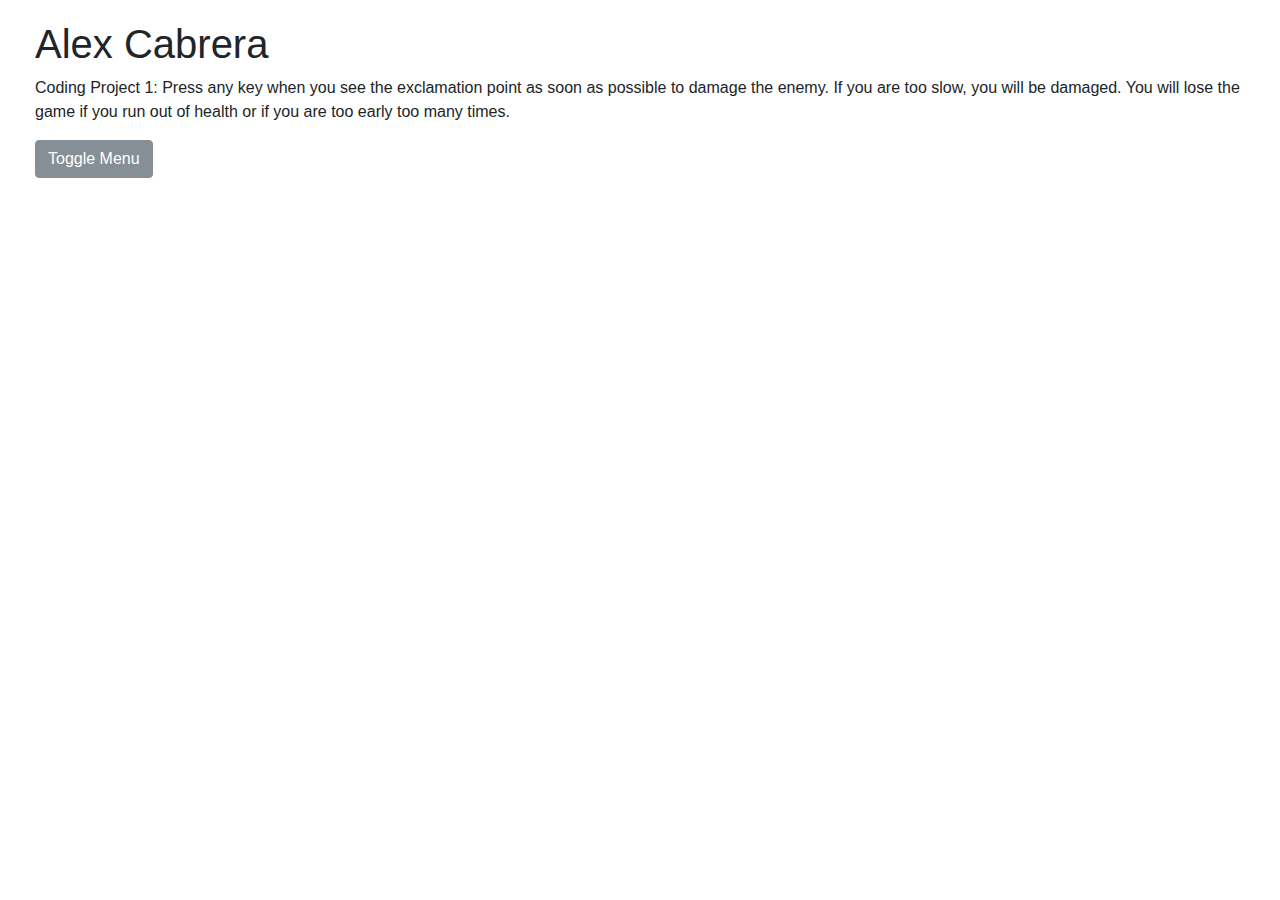
<file: index.html>
<!DOCTYPE html>
<html lang="en">

<head>

    <meta charset="utf-8">
    <meta name="viewport" content="width=device-width, initial-scale=1, shrink-to-fit=no">
    <meta name="description" content="">
    <meta name="author" content="">

    <title>Simple Sidebar - Start Bootstrap Template</title>

    <!-- Bootstrap core CSS -->
    <link href="vendor/bootstrap/css/bootstrap.min.css" rel="stylesheet">

    <!-- Custom styles for this template -->
    <link href="css/simple-sidebar.css" rel="stylesheet">

</head>

<body>

    <div id="wrapper">

        <!-- Sidebar -->
        <div id="sidebar-wrapper">
            <ul class="sidebar-nav">
                <li class="sidebar-brand">
                    <a href="#">
                        Coding Projects
                    </a>
                </li>
                <li>
                    <a href="game.html">Reaction Game</a>
                </li>
                <li>
                    <a href="distortio\index.html">Mirror Project</a>
                </li>
                <!-- <li>
                    <a href="#">Shortcuts</a>
                </li>
                <li>
                    <a href="#">Overview</a>
                </li>
                <li>
                    <a href="#">Events</a>
                </li>
                <li>
                    <a href="#">About</a>
                </li>
                <li>
                    <a href="#">Services</a>
                </li>
                <li>
                    <a href="#">Contact</a>
                </li> -->
            </ul>
        </div>
        <!-- /#sidebar-wrapper -->

        <!-- Page Content -->
        <div id="page-content-wrapper">
            <div class="container-fluid">
                <h1>Alex Cabrera</h1>
                <p>Coding Project 1: Press any key when you see the exclamation point as soon as possible to damage the enemy.  If you are too slow, you will be damaged. You will lose the game if you run out of health or if you are too early too many times. </p>
                <!-- <p>Make sure to keep all page content within the <code>#page-content-wrapper</code>.</p> -->
                <a href="#menu-toggle" class="btn btn-secondary" id="menu-toggle">Toggle Menu</a>
            </div>
        </div>
        <!-- /#page-content-wrapper -->

    </div>
    <!-- /#wrapper -->

    <!-- Bootstrap core JavaScript -->
    <script src="vendor/jquery/jquery.min.js"></script>
    <script src="vendor/bootstrap/js/bootstrap.bundle.min.js"></script>

    <!-- Menu Toggle Script -->
    <script>
    $("#menu-toggle").click(function(e) {
        e.preventDefault();
        $("#wrapper").toggleClass("toggled");
    });
    </script>

</body>

</html>
</file>
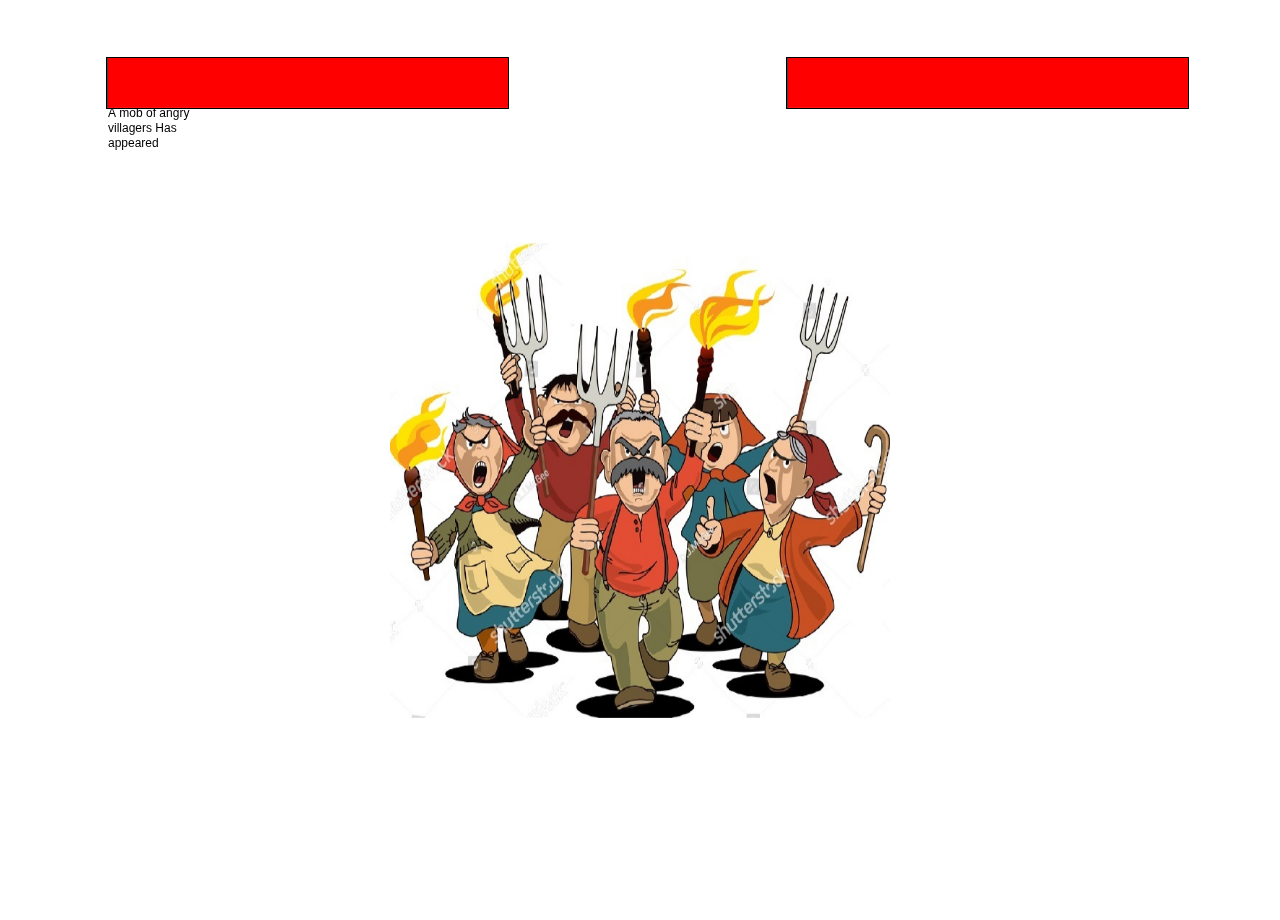
<file: game.html>
<!DOCTYPE html>
<html>
  <head>
    <script src="p5.js"></script>
    <script src="p5.dom.js"></script>
    <script src="p5.sound.js"></script>
  </head>
  <body>
    <script src="sketch.js"></script>
  </body>
</html>
</file>
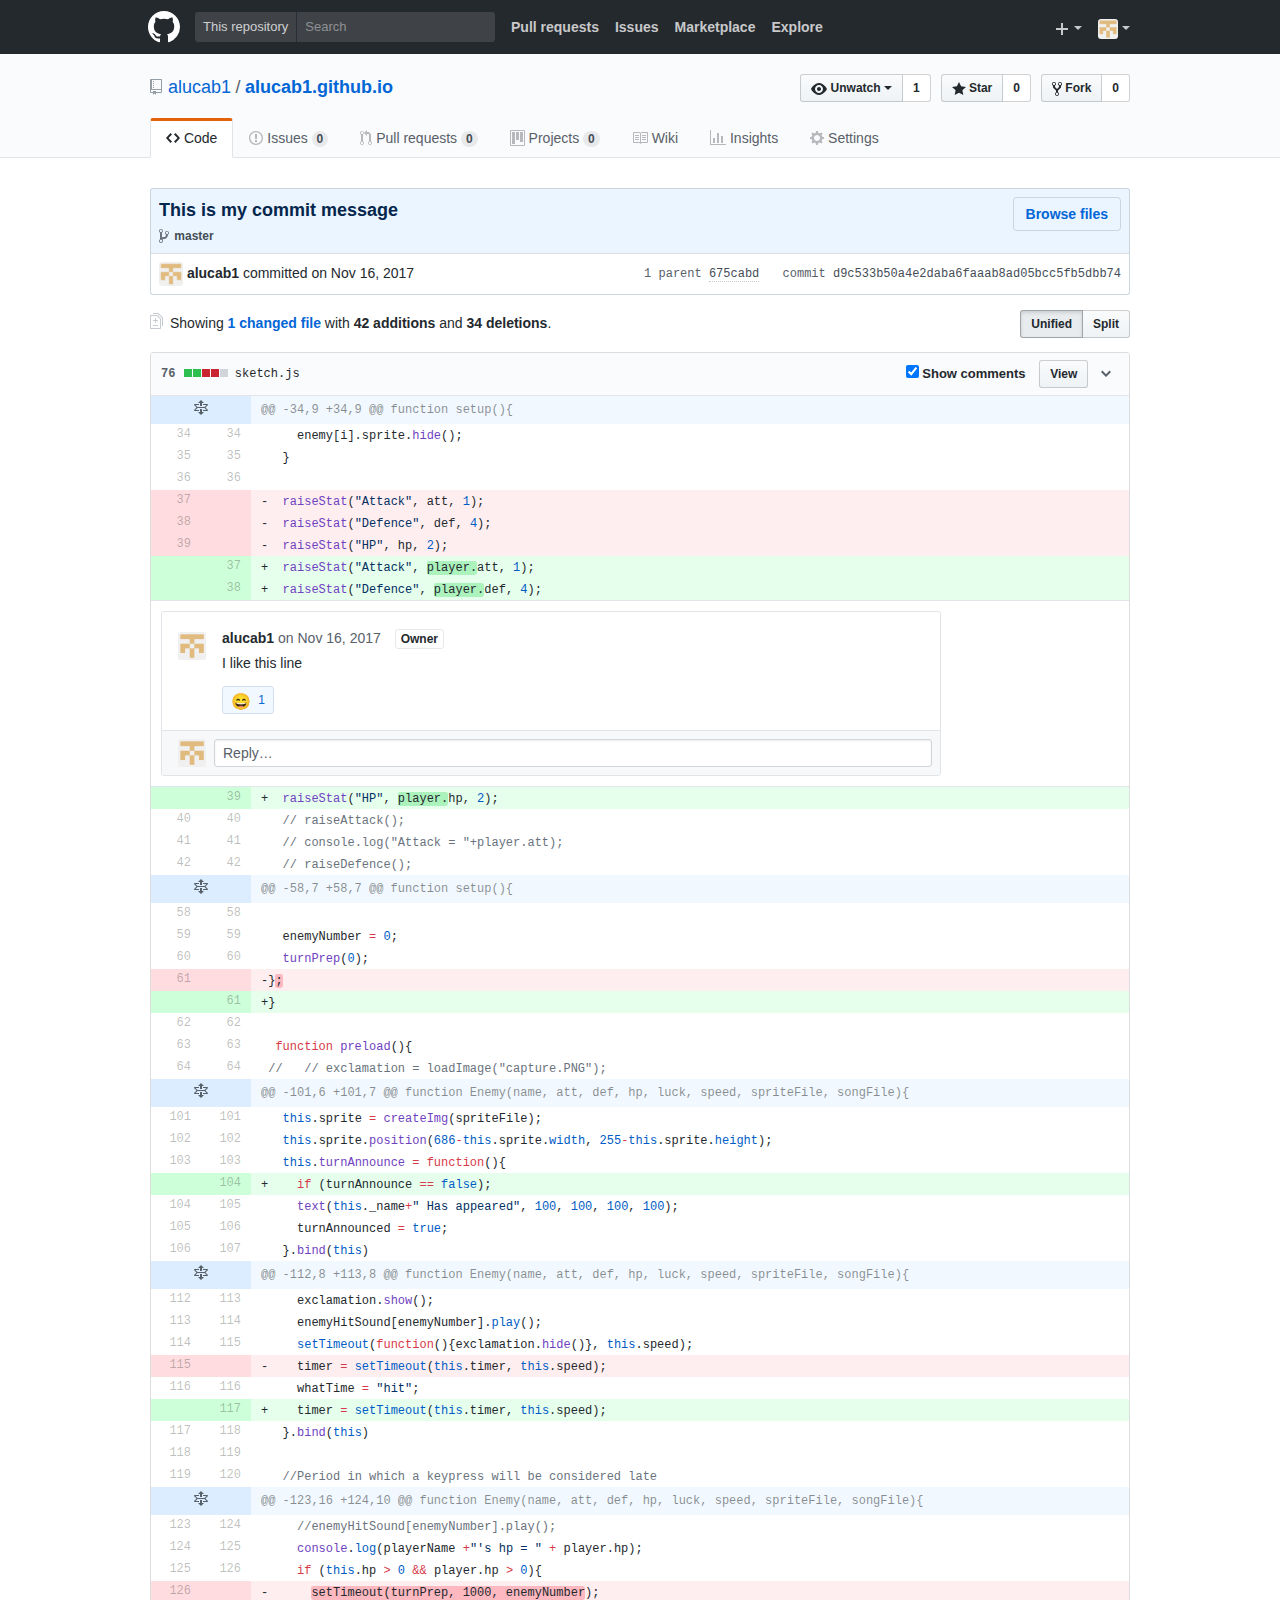
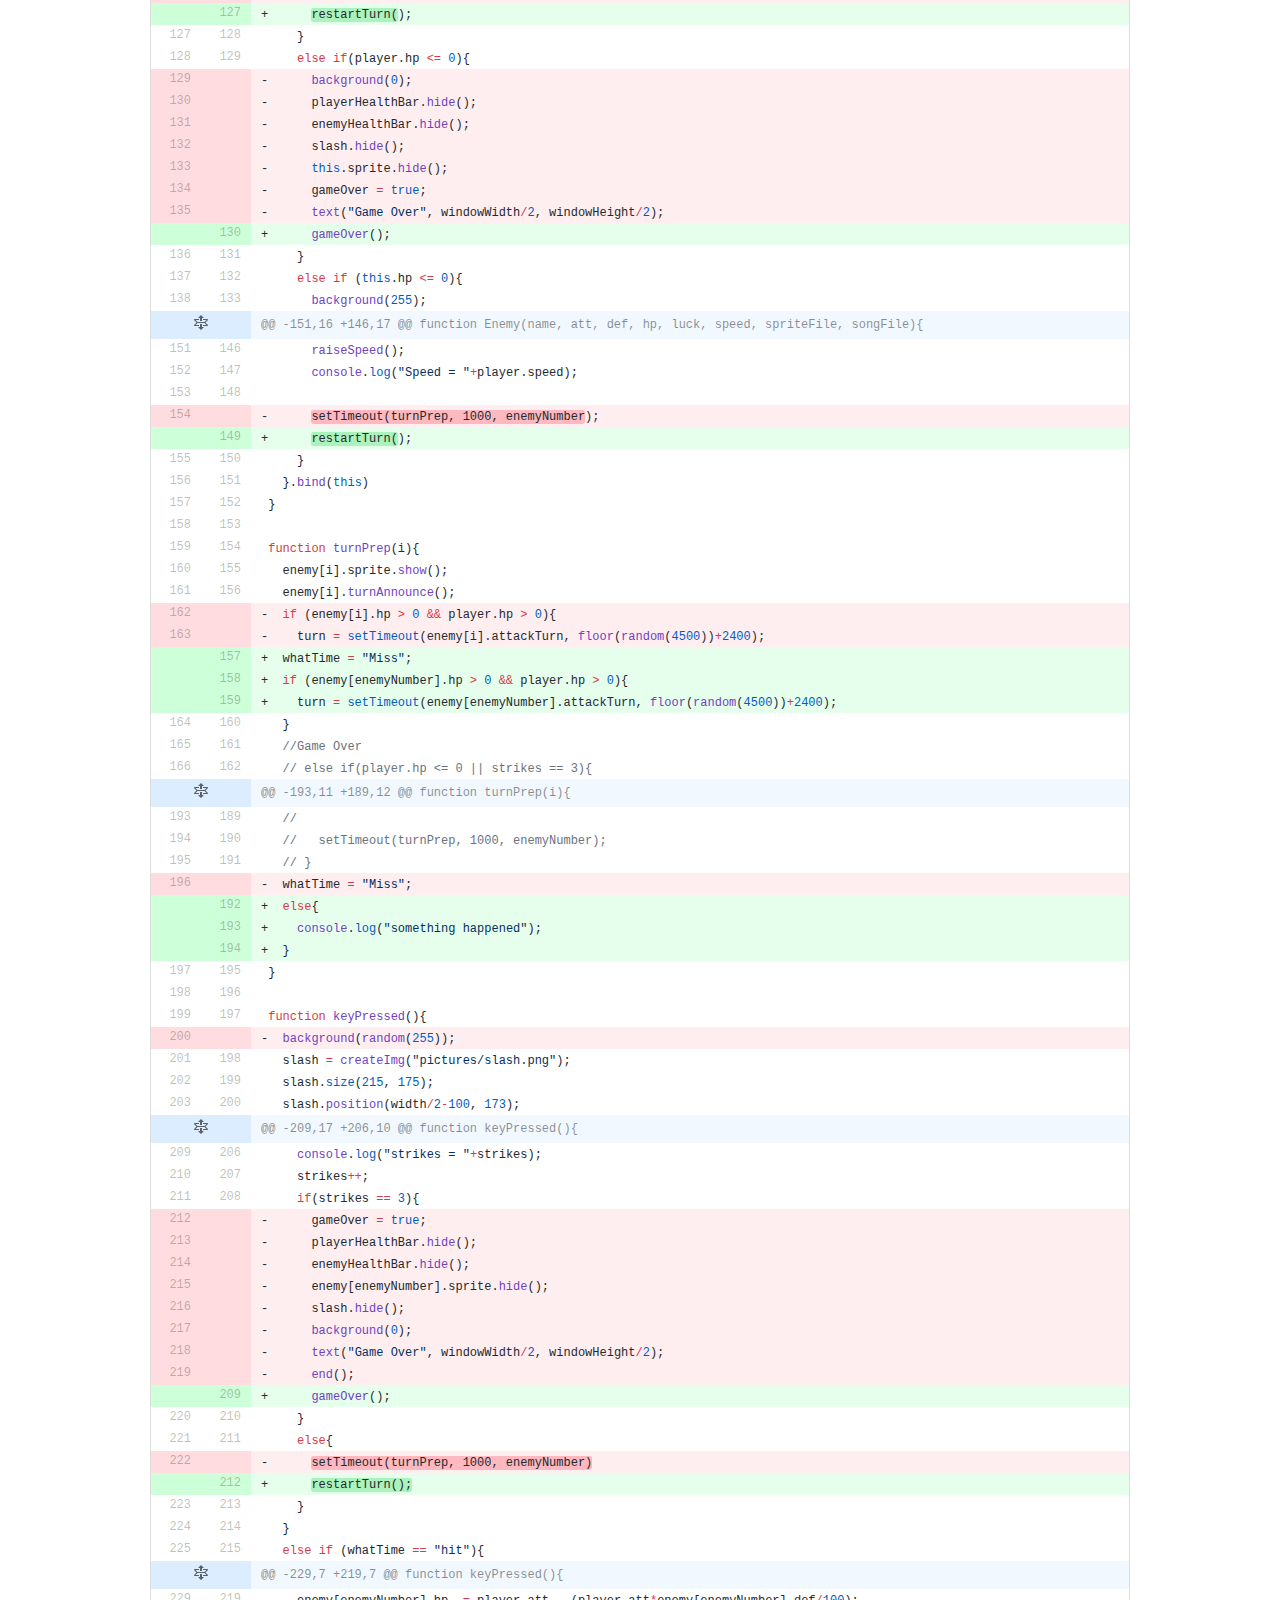
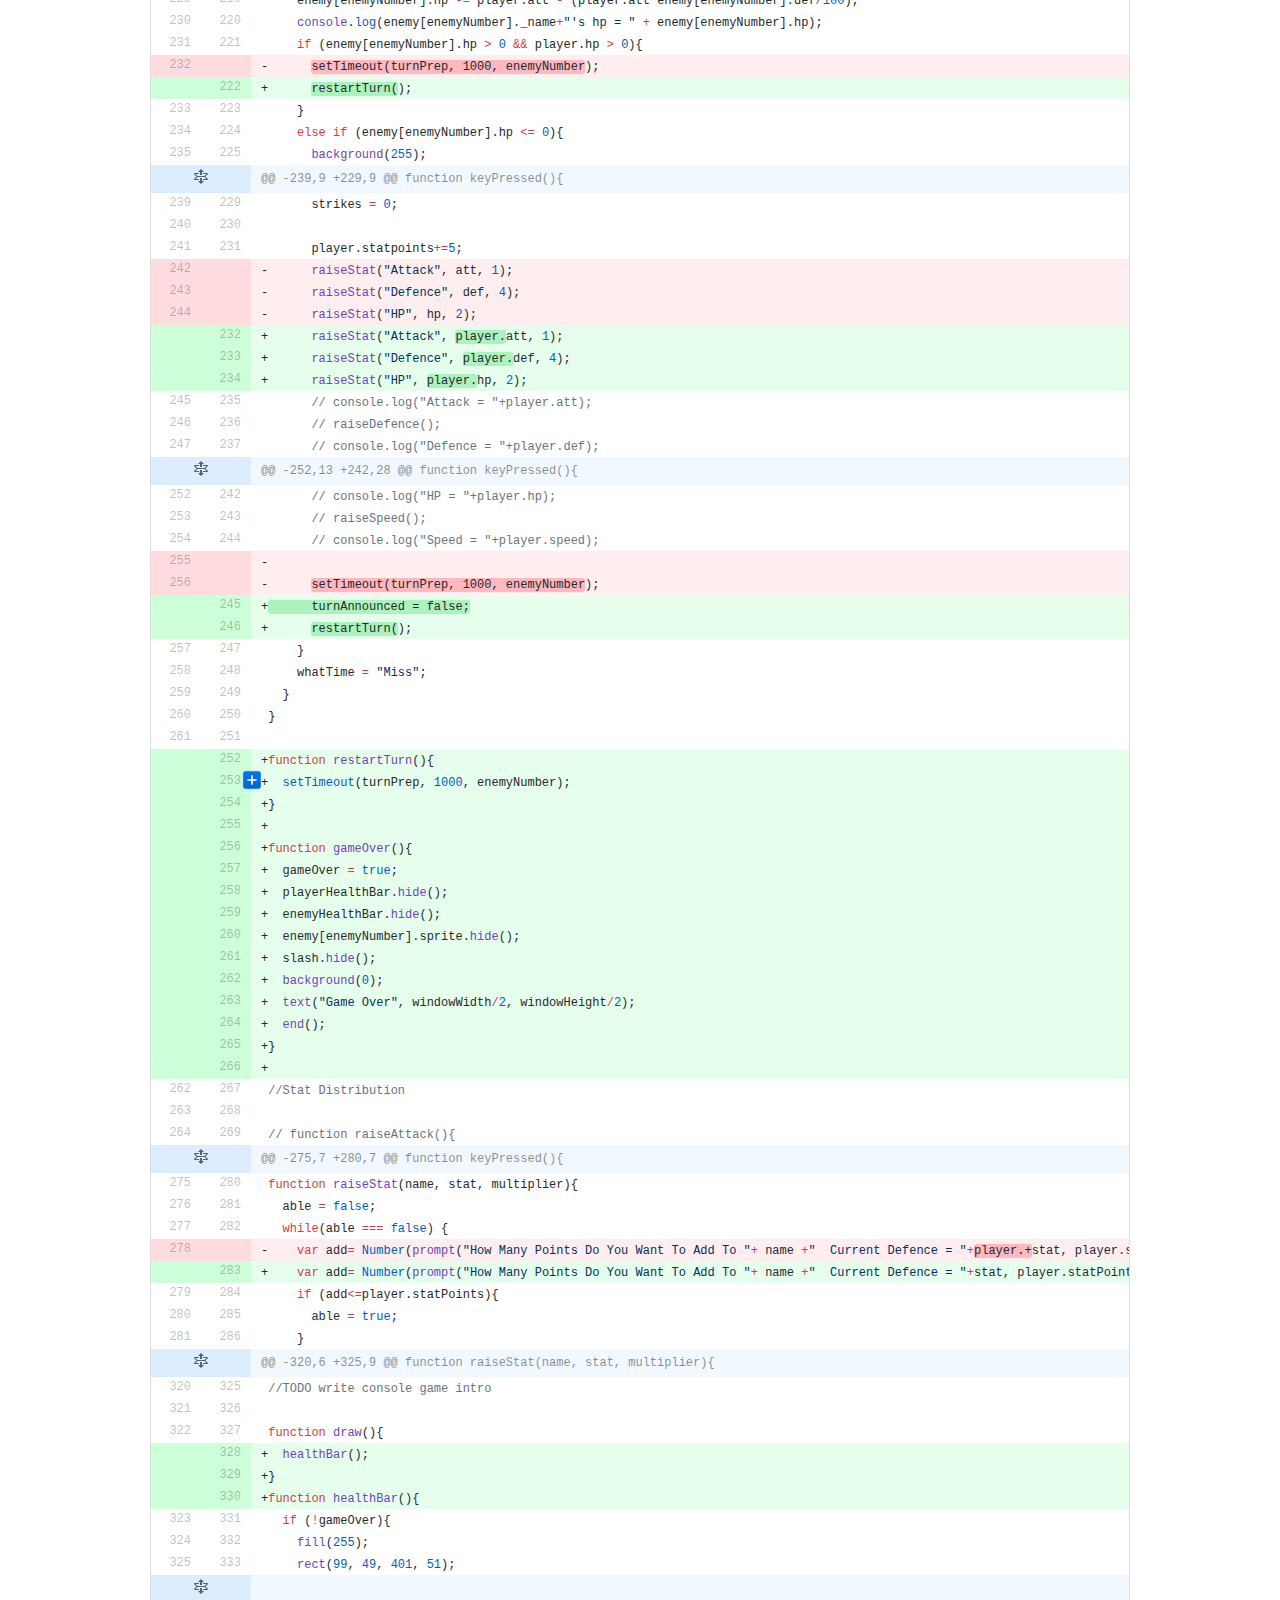
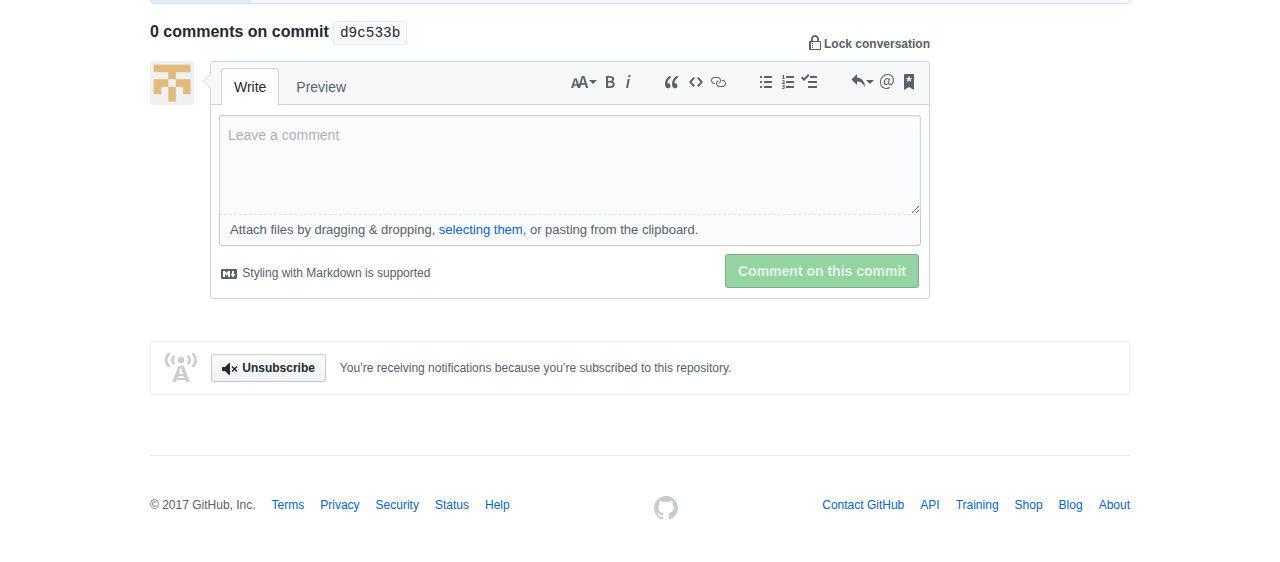
<file: pictures/This is my commit message · alucab1_alucab1.github.io@d9c533b.html>
<!DOCTYPE html>
<!-- saved from url=(0092)https://github.com/alucab1/alucab1.github.io/commit/d9c533b50a4e2daba6faaab8ad05bcc5fb5dbb74 -->
<html lang="en"><head><meta http-equiv="Content-Type" content="text/html; charset=UTF-8">
    
  <link rel="dns-prefetch" href="https://assets-cdn.github.com/">
  <link rel="dns-prefetch" href="https://avatars0.githubusercontent.com/">
  <link rel="dns-prefetch" href="https://avatars1.githubusercontent.com/">
  <link rel="dns-prefetch" href="https://avatars2.githubusercontent.com/">
  <link rel="dns-prefetch" href="https://avatars3.githubusercontent.com/">
  <link rel="dns-prefetch" href="https://github-cloud.s3.amazonaws.com/">
  <link rel="dns-prefetch" href="https://user-images.githubusercontent.com/">



  <link crossorigin="anonymous" href="./This is my commit message · alucab1_alucab1.github.io@d9c533b_files/frameworks-86cd322445303c5c004f8612ba4b203e9dc7e7759558ffb5175639c167a7aed0.css" integrity="sha256-hs0yJEUwPFwAT4YSuksgPp3H53WVWP+1F1Y5wWenrtA=" media="all" rel="stylesheet">
  <link crossorigin="anonymous" href="./This is my commit message · alucab1_alucab1.github.io@d9c533b_files/github-602af24d23274376c1f0ae991ac44c5c59a073a495c5800ead26b3153e68ae28.css" integrity="sha256-YCryTSMnQ3bB8K6ZGsRMXFmgc6SVxYAOrSazFT5orig=" media="all" rel="stylesheet">
  
  
  
  

  <meta name="viewport" content="width=device-width">
  
  <title>This is my commit message · alucab1/alucab1.github.io@d9c533b</title>
  <link rel="search" type="application/opensearchdescription+xml" href="https://github.com/opensearch.xml" title="GitHub">
  <link rel="fluid-icon" href="https://github.com/fluidicon.png" title="GitHub">
  <meta property="fb:app_id" content="1401488693436528">

    
    <meta content="https://avatars1.githubusercontent.com/u/19753905?s=400&amp;v=4" property="og:image"><meta content="GitHub" property="og:site_name"><meta content="object" property="og:type"><meta content="alucab1/alucab1.github.io" property="og:title"><meta content="https://github.com/alucab1/alucab1.github.io" property="og:url"><meta content="Contribute to alucab1.github.io development by creating an account on GitHub." property="og:description">

  <link rel="assets" href="https://assets-cdn.github.com/">
  <link rel="web-socket" href="wss://live.github.com/_sockets/VjI6MjIxMjcxNTQ1OmIzZjAyODExZGMwNjBhYTg5MjkwZTIzZWUzOGNkMTA4MWNmMTE2YWU4MzM3Y2Q3NDE3MWJiYWUzOTA5NzQ3ZTk=--6e46102837907539fdaefb45db95ef855ee85fd9">
  <meta name="pjax-timeout" content="1000">
  <link rel="sudo-modal" href="https://github.com/sessions/sudo_modal">
  
  

  

  <meta name="google-site-verification" content="KT5gs8h0wvaagLKAVWq8bbeNwnZZK1r1XQysX3xurLU">
<meta name="google-site-verification" content="ZzhVyEFwb7w3e0-uOTltm8Jsck2F5StVihD0exw2fsA">
    <meta name="google-analytics" content="UA-3769691-2">

<meta content="collector.githubapp.com" name="octolytics-host"><meta content="github" name="octolytics-app-id"><meta content="https://collector.githubapp.com/github-external/browser_event" name="octolytics-event-url"><meta content="E625:17F4:1A0F7AE:2D39DF4:5A0D994E" name="octolytics-dimension-request_id"><meta content="iad" name="octolytics-dimension-region_edge"><meta content="iad" name="octolytics-dimension-region_render"><meta content="19753905" name="octolytics-actor-id"><meta content="alucab1" name="octolytics-actor-login"><meta content="231e4bf7c1ad6b33361277dcfab23c4059c4aaec7c46d74304b76eaa62af07c8" name="octolytics-actor-hash">





  <meta class="js-ga-set" name="dimension1" content="Logged In">


  

      <meta name="hostname" content="github.com">
  <meta name="user-login" content="alucab1">

      <meta name="expected-hostname" content="github.com">
    <meta name="js-proxy-site-detection-payload" content="[base64]">

    <meta name="enabled-features" content="UNIVERSE_BANNER,FREE_TRIALS">

  <meta name="html-safe-nonce" content="767dde515522006cc6a193a2a8f3dfbbe3c1e9ef">

  <meta http-equiv="x-pjax-version" content="07db9314a549076f7af4cef0a89719ea">
  

      <link href="https://github.com/alucab1/alucab1.github.io/commits/master.atom" rel="alternate" title="Recent Commits to alucab1.github.io:master" type="application/atom+xml">

  <meta name="description" content="Contribute to alucab1.github.io development by creating an account on GitHub.">
  <meta name="go-import" content="github.com/alucab1/alucab1.github.io git https://github.com/alucab1/alucab1.github.io.git">

  <meta content="19753905" name="octolytics-dimension-user_id"><meta content="alucab1" name="octolytics-dimension-user_login"><meta content="110278770" name="octolytics-dimension-repository_id"><meta content="alucab1/alucab1.github.io" name="octolytics-dimension-repository_nwo"><meta content="true" name="octolytics-dimension-repository_public"><meta content="false" name="octolytics-dimension-repository_is_fork"><meta content="110278770" name="octolytics-dimension-repository_network_root_id"><meta content="alucab1/alucab1.github.io" name="octolytics-dimension-repository_network_root_nwo"><meta content="false" name="octolytics-dimension-repository_explore_github_marketplace_ci_cta_shown">


    


  <meta name="browser-stats-url" content="https://api.github.com/_private/browser/stats">

  <meta name="browser-errors-url" content="https://api.github.com/_private/browser/errors">

  <link rel="mask-icon" href="https://assets-cdn.github.com/pinned-octocat.svg" color="#000000">
  <link rel="icon" type="image/x-icon" class="js-site-favicon" href="https://assets-cdn.github.com/favicon.ico">

<meta name="theme-color" content="#1e2327">


  <meta name="u2f-support" content="true">

  <meta name="selected-link" value="repo_commits" data-pjax-transient="true"><meta content="/&lt;user-name&gt;/&lt;repo-name&gt;/commit/show" data-pjax-transient="true" name="analytics-location"><meta name="request-id" content="3DDD:17F4:1A1000D:2D3A075:5A0D9950" data-pjax-transient="true"><link data-pjax-transient="true" href="https://github.com/alucab1/alucab1.github.io/commit/d9c533b50a4e2daba6faaab8ad05bcc5fb5dbb74.diff" rel="alternate" type="text/plain+diff"><link data-pjax-transient="true" href="https://github.com/alucab1/alucab1.github.io/commit/d9c533b50a4e2daba6faaab8ad05bcc5fb5dbb74.patch" rel="alternate" type="text/plain+patch"><meta name="diff-view" content="unified" data-pjax-transient="true"><link href="https://github.com/alucab1/alucab1.github.io/commits/d9c533b50a4e2daba6faaab8ad05bcc5fb5dbb74.atom" rel="alternate" title="Recent Commits to alucab1.github.io:d9c533b50a4e2daba6faaab8ad05bcc5fb5dbb74" type="application/atom+xml" data-pjax-transient="true"></head>

  <body class="logged-in env-production intent-mouse">
    

  <div class="position-relative js-header-wrapper ">
    <a href="https://github.com/alucab1/alucab1.github.io/commit/d9c533b50a4e2daba6faaab8ad05bcc5fb5dbb74#start-of-content" tabindex="1" class="bg-black text-white p-3 show-on-focus js-skip-to-content">Skip to content</a>
    <div id="js-pjax-loader-bar" class="pjax-loader-bar"><div class="progress" style="transition: width 0.4s ease 0s; width: 100%;"></div></div>

    
    
    



        
<header class="Header  f5" role="banner">
  <div class="d-flex px-3 flex-justify-between container-lg">
    <div class="d-flex flex-justify-between">
      <a class="header-logo-invertocat" href="https://github.com/" data-hotkey="g d" aria-label="Homepage" data-ga-click="Header, go to dashboard, icon:logo">
  <svg aria-hidden="true" class="octicon octicon-mark-github" height="32" version="1.1" viewBox="0 0 16 16" width="32"><path fill-rule="evenodd" d="M8 0C3.58 0 0 3.58 0 8c0 3.54 2.29 6.53 5.47 7.59.4.07.55-.17.55-.38 0-.19-.01-.82-.01-1.49-2.01.37-2.53-.49-2.69-.94-.09-.23-.48-.94-.82-1.13-.28-.15-.68-.52-.01-.53.63-.01 1.08.58 1.23.82.72 1.21 1.87.87 2.33.66.07-.52.28-.87.51-1.07-1.78-.2-3.64-.89-3.64-3.95 0-.87.31-1.59.82-2.15-.08-.2-.36-1.02.08-2.12 0 0 .67-.21 2.2.82.64-.18 1.32-.27 2-.27.68 0 1.36.09 2 .27 1.53-1.04 2.2-.82 2.2-.82.44 1.1.16 1.92.08 2.12.51.56.82 1.27.82 2.15 0 3.07-1.87 3.75-3.65 3.95.29.25.54.73.54 1.48 0 1.07-.01 1.93-.01 2.2 0 .21.15.46.55.38A8.013 8.013 0 0 0 16 8c0-4.42-3.58-8-8-8z"></path></svg>
</a>


    </div>

    <div class="HeaderMenu d-flex flex-justify-between flex-auto">
      <div class="d-flex">
            <div class="">
              <div class="header-search scoped-search site-scoped-search js-site-search" role="search">
  <!-- '"` --><!-- </textarea></xmp> --><form accept-charset="UTF-8" action="https://github.com/alucab1/alucab1.github.io/search" class="js-site-search-form" data-scoped-search-url="/alucab1/alucab1.github.io/search" data-unscoped-search-url="/search" method="get"><div style="margin:0;padding:0;display:inline"><input name="utf8" type="hidden" value="✓"></div>
    <label class="form-control header-search-wrapper js-chromeless-input-container">
        <a href="https://github.com/alucab1/alucab1.github.io" class="header-search-scope no-underline">This repository</a>
      <input type="text" class="form-control header-search-input js-site-search-focus js-site-search-field is-clearable" data-hotkey="s" name="q" value="" placeholder="Search" aria-label="Search this repository" data-unscoped-placeholder="Search GitHub" data-scoped-placeholder="Search" autocapitalize="off">
        <input type="hidden" class="js-site-search-type-field" name="type">
    </label>
</form></div>

            </div>

          <ul class="d-flex pl-2 flex-items-center text-bold list-style-none" role="navigation">
            <li>
              <a href="https://github.com/pulls" aria-label="Pull requests you created" class="js-selected-navigation-item HeaderNavlink px-2" data-ga-click="Header, click, Nav menu - item:pulls context:user" data-hotkey="g p" data-selected-links="/pulls /pulls/assigned /pulls/mentioned /pulls">
                Pull requests
</a>            </li>
            <li>
              <a href="https://github.com/issues" aria-label="Issues you created" class="js-selected-navigation-item HeaderNavlink px-2" data-ga-click="Header, click, Nav menu - item:issues context:user" data-hotkey="g i" data-selected-links="/issues /issues/assigned /issues/mentioned /issues">
                Issues
</a>            </li>
                <li>
                  <a href="https://github.com/marketplace" class="js-selected-navigation-item HeaderNavlink px-2" data-ga-click="Header, click, Nav menu - item:marketplace context:user" data-selected-links=" /marketplace">
                    Marketplace
</a>                </li>
            <li>
              <a href="https://github.com/explore" class="js-selected-navigation-item HeaderNavlink px-2" data-ga-click="Header, click, Nav menu - item:explore" data-selected-links="/explore /trending /trending/developers /integrations /integrations/feature/code /integrations/feature/collaborate /integrations/feature/ship showcases showcases_search showcases_landing /explore">
                Explore
</a>            </li>
          </ul>
      </div>

      <div class="d-flex">
        
<ul class="user-nav d-flex flex-items-center list-style-none" id="user-links">
  <li class="dropdown js-menu-container js-header-notifications">
    <span class="d-inline-block  px-2">
      

    </span>
  </li>

  <li class="dropdown js-menu-container">
    <details class="dropdown-details js-dropdown-details d-flex px-2 flex-items-center">
      <summary class="HeaderNavlink" aria-label="Create new…" data-ga-click="Header, create new, icon:add">
        <svg aria-hidden="true" class="octicon octicon-plus float-left mr-1 mt-1" height="16" version="1.1" viewBox="0 0 12 16" width="12"><path fill-rule="evenodd" d="M12 9H7v5H5V9H0V7h5V2h2v5h5z"></path></svg>
        <span class="dropdown-caret mt-1"></span>
      </summary>

      <ul class="dropdown-menu dropdown-menu-sw">
        
<a class="dropdown-item" href="https://github.com/new" data-ga-click="Header, create new repository">
  New repository
</a>

  <a class="dropdown-item" href="https://github.com/new/import" data-ga-click="Header, import a repository">
    Import repository
  </a>

<a class="dropdown-item" href="https://gist.github.com/" data-ga-click="Header, create new gist">
  New gist
</a>

  <a class="dropdown-item" href="https://github.com/organizations/new" data-ga-click="Header, create new organization">
    New organization
  </a>



  <div class="dropdown-divider"></div>
  <div class="dropdown-header">
    <span title="alucab1/alucab1.github.io">This repository</span>
  </div>
    <a class="dropdown-item" href="https://github.com/alucab1/alucab1.github.io/issues/new" data-ga-click="Header, create new issue">
      New issue
    </a>

      </ul>
    </details>
  </li>

  <li class="dropdown js-menu-container">

    <details class="dropdown-details js-dropdown-details d-flex pl-2 flex-items-center">
      <summary class="HeaderNavlink name mt-1" aria-label="View profile and more" data-ga-click="Header, show menu, icon:avatar">
        <img alt="@alucab1" class="avatar float-left mr-1" src="./This is my commit message · alucab1_alucab1.github.io@d9c533b_files/19753905" height="20" width="20">
        <span class="dropdown-caret"></span>
      </summary>

      <ul class="dropdown-menu dropdown-menu-sw">
        <li class="dropdown-header header-nav-current-user css-truncate">
          Signed in as <strong class="css-truncate-target">alucab1</strong>
        </li>

        <li class="dropdown-divider"></li>

        <li><a class="dropdown-item" href="https://github.com/alucab1" data-ga-click="Header, go to profile, text:your profile">
          Your profile
        </a></li>
        <li><a class="dropdown-item" href="https://github.com/alucab1?tab=stars" data-ga-click="Header, go to starred repos, text:your stars">
          Your stars
        </a></li>
          <li><a class="dropdown-item" href="https://gist.github.com/" data-ga-click="Header, your gists, text:your gists">Your Gists</a></li>

        <li class="dropdown-divider"></li>

        <li><a class="dropdown-item" href="https://help.github.com/" data-ga-click="Header, go to help, text:help">
          Help
        </a></li>

        <li><a class="dropdown-item" href="https://github.com/settings/profile" data-ga-click="Header, go to settings, icon:settings">
          Settings
        </a></li>

        <li><!-- '"` --><!-- </textarea></xmp> --><form accept-charset="UTF-8" action="https://github.com/logout" class="logout-form" method="post"><div style="margin:0;padding:0;display:inline"><input name="utf8" type="hidden" value="✓"><input name="authenticity_token" type="hidden" value="bfEyckcqrMMR7AwgWs87Kuy4iYoZGWw3/zuKQUmgd/ucAPCeL9luYSvLGR1zDdjof56bhL3N+XEDL089svxI5A=="></div>
          <button type="submit" class="dropdown-item dropdown-signout" data-ga-click="Header, sign out, icon:logout">
            Sign out
          </button>
        </form></li>
      </ul>
    </details>
  </li>
</ul>


        <!-- '"` --><!-- </textarea></xmp> --><form accept-charset="UTF-8" action="https://github.com/logout" class="sr-only right-0" method="post"><div style="margin:0;padding:0;display:inline"><input name="utf8" type="hidden" value="✓"><input name="authenticity_token" type="hidden" value="+/kLtoAYwjdVl08UXiiun4Q+H/KZt7Pd4Y6SKbHdkGoKCMla6OsAlW+wWil36k1dFxgN/D1jJpsdmldVSoGvdQ=="></div>
          <button type="submit" class="dropdown-item dropdown-signout" data-ga-click="Header, sign out, icon:logout">
            Sign out
          </button>
</form>      </div>
    </div>
  </div>
</header>


      

  </div>

  <div id="start-of-content" class="show-on-focus"></div>

    <div id="js-flash-container">
</div>



  <div role="main">
        <div itemscope="" itemtype="http://schema.org/SoftwareSourceCode">
    <div id="js-repo-pjax-container" data-pjax-container=""><div class="pagehead repohead instapaper_ignore readability-menu experiment-repo-nav ">
      <div class="repohead-details-container clearfix container ">

        <ul class="pagehead-actions">
  <li>
        <!-- '"` --><!-- </textarea></xmp> --><form accept-charset="UTF-8" action="https://github.com/notifications/subscribe" class="js-social-container" data-autosubmit="true" data-remote="true" method="post"><div style="margin:0;padding:0;display:inline"><input name="utf8" type="hidden" value="✓"><input name="authenticity_token" type="hidden" value="3RfTbgLlmC00Gi0rJ3RSRNXcbHT+gZBS5zIchhIMFL3ZRIPQmvHGC7QuK5sBddgVuoSLWGjjy9IxDJVWT3z4dQ=="></div>      <input class="form-control" id="repository_id" name="repository_id" type="hidden" value="110278770">

        <div class="select-menu js-menu-container js-select-menu">
          <a href="https://github.com/alucab1/alucab1.github.io/subscription" class="btn btn-sm btn-with-count select-menu-button js-menu-target" role="button" aria-haspopup="true" aria-expanded="false" aria-label="Toggle repository notifications menu" data-ga-click="Repository, click Watch settings, action:commit#show">
            <span class="js-select-button">
                <svg aria-hidden="true" class="octicon octicon-eye" height="16" version="1.1" viewBox="0 0 16 16" width="16"><path fill-rule="evenodd" d="M8.06 2C3 2 0 8 0 8s3 6 8.06 6C13 14 16 8 16 8s-3-6-7.94-6zM8 12c-2.2 0-4-1.78-4-4 0-2.2 1.8-4 4-4 2.22 0 4 1.8 4 4 0 2.22-1.78 4-4 4zm2-4c0 1.11-.89 2-2 2-1.11 0-2-.89-2-2 0-1.11.89-2 2-2 1.11 0 2 .89 2 2z"></path></svg>
                Unwatch
            </span>
          </a>
            <a class="social-count js-social-count" href="https://github.com/alucab1/alucab1.github.io/watchers" aria-label="1 user is watching this repository">
              1
            </a>

        <div class="select-menu-modal-holder">
          <div class="select-menu-modal subscription-menu-modal js-menu-content">
            <div class="select-menu-header js-navigation-enable" tabindex="-1">
              <svg aria-label="Close" class="octicon octicon-x js-menu-close" height="16" role="img" version="1.1" viewBox="0 0 12 16" width="12"><path fill-rule="evenodd" d="M7.48 8l3.75 3.75-1.48 1.48L6 9.48l-3.75 3.75-1.48-1.48L4.52 8 .77 4.25l1.48-1.48L6 6.52l3.75-3.75 1.48 1.48z"></path></svg>
              <span class="select-menu-title">Notifications</span>
            </div>

              <div class="select-menu-list js-navigation-container" role="menu">

                <div class="select-menu-item js-navigation-item " role="menuitem" tabindex="0">
                  <svg aria-hidden="true" class="octicon octicon-check select-menu-item-icon" height="16" version="1.1" viewBox="0 0 12 16" width="12"><path fill-rule="evenodd" d="M12 5l-8 8-4-4 1.5-1.5L4 10l6.5-6.5z"></path></svg>
                  <div class="select-menu-item-text">
                    <input id="do_included" name="do" type="radio" value="included">
                    <span class="select-menu-item-heading">Not watching</span>
                    <span class="description">Be notified when participating or @mentioned.</span>
                    <span class="js-select-button-text hidden-select-button-text">
                      <svg aria-hidden="true" class="octicon octicon-eye" height="16" version="1.1" viewBox="0 0 16 16" width="16"><path fill-rule="evenodd" d="M8.06 2C3 2 0 8 0 8s3 6 8.06 6C13 14 16 8 16 8s-3-6-7.94-6zM8 12c-2.2 0-4-1.78-4-4 0-2.2 1.8-4 4-4 2.22 0 4 1.8 4 4 0 2.22-1.78 4-4 4zm2-4c0 1.11-.89 2-2 2-1.11 0-2-.89-2-2 0-1.11.89-2 2-2 1.11 0 2 .89 2 2z"></path></svg>
                      Watch
                    </span>
                  </div>
                </div>

                <div class="select-menu-item js-navigation-item selected" role="menuitem" tabindex="0">
                  <svg aria-hidden="true" class="octicon octicon-check select-menu-item-icon" height="16" version="1.1" viewBox="0 0 12 16" width="12"><path fill-rule="evenodd" d="M12 5l-8 8-4-4 1.5-1.5L4 10l6.5-6.5z"></path></svg>
                  <div class="select-menu-item-text">
                    <input checked="checked" id="do_subscribed" name="do" type="radio" value="subscribed">
                    <span class="select-menu-item-heading">Watching</span>
                    <span class="description">Be notified of all conversations.</span>
                    <span class="js-select-button-text hidden-select-button-text">
                      <svg aria-hidden="true" class="octicon octicon-eye" height="16" version="1.1" viewBox="0 0 16 16" width="16"><path fill-rule="evenodd" d="M8.06 2C3 2 0 8 0 8s3 6 8.06 6C13 14 16 8 16 8s-3-6-7.94-6zM8 12c-2.2 0-4-1.78-4-4 0-2.2 1.8-4 4-4 2.22 0 4 1.8 4 4 0 2.22-1.78 4-4 4zm2-4c0 1.11-.89 2-2 2-1.11 0-2-.89-2-2 0-1.11.89-2 2-2 1.11 0 2 .89 2 2z"></path></svg>
                        Unwatch
                    </span>
                  </div>
                </div>

                <div class="select-menu-item js-navigation-item " role="menuitem" tabindex="0">
                  <svg aria-hidden="true" class="octicon octicon-check select-menu-item-icon" height="16" version="1.1" viewBox="0 0 12 16" width="12"><path fill-rule="evenodd" d="M12 5l-8 8-4-4 1.5-1.5L4 10l6.5-6.5z"></path></svg>
                  <div class="select-menu-item-text">
                    <input id="do_ignore" name="do" type="radio" value="ignore">
                    <span class="select-menu-item-heading">Ignoring</span>
                    <span class="description">Never be notified.</span>
                    <span class="js-select-button-text hidden-select-button-text">
                      <svg aria-hidden="true" class="octicon octicon-mute" height="16" version="1.1" viewBox="0 0 16 16" width="16"><path fill-rule="evenodd" d="M8 2.81v10.38c0 .67-.81 1-1.28.53L3 10H1c-.55 0-1-.45-1-1V7c0-.55.45-1 1-1h2l3.72-3.72C7.19 1.81 8 2.14 8 2.81zm7.53 3.22l-1.06-1.06-1.97 1.97-1.97-1.97-1.06 1.06L11.44 8 9.47 9.97l1.06 1.06 1.97-1.97 1.97 1.97 1.06-1.06L13.56 8l1.97-1.97z"></path></svg>
                        Stop ignoring
                    </span>
                  </div>
                </div>

              </div>

            </div>
          </div>
        </div>
</form>
  </li>

  <li>
    
  <div class="js-toggler-container js-social-container starring-container ">
    <!-- '"` --><!-- </textarea></xmp> --><form accept-charset="UTF-8" action="https://github.com/alucab1/alucab1.github.io/unstar" class="starred js-social-form" method="post"><div style="margin:0;padding:0;display:inline"><input name="utf8" type="hidden" value="✓"><input name="authenticity_token" type="hidden" value="dDW2uLrOQLp/8xoVENnQP/KczNcYrRZOx/6EuJG48jKnp2fvJDeOsus+kEZ1TZtQycfI5cbNCnvNV6jLo+nQ+g=="></div>
      <input type="hidden" name="context" value="repository">
      <button type="submit" class="btn btn-sm btn-with-count js-toggler-target" aria-label="Unstar this repository" title="Unstar alucab1/alucab1.github.io" data-ga-click="Repository, click unstar button, action:commit#show; text:Unstar">
        <svg aria-hidden="true" class="octicon octicon-star" height="16" version="1.1" viewBox="0 0 14 16" width="14"><path fill-rule="evenodd" d="M14 6l-4.9-.64L7 1 4.9 5.36 0 6l3.6 3.26L2.67 14 7 11.67 11.33 14l-.93-4.74z"></path></svg>
        Unstar
      </button>
        <a class="social-count js-social-count" href="https://github.com/alucab1/alucab1.github.io/stargazers" aria-label="0 users starred this repository">
          0
        </a>
</form>
    <!-- '"` --><!-- </textarea></xmp> --><form accept-charset="UTF-8" action="https://github.com/alucab1/alucab1.github.io/star" class="unstarred js-social-form" method="post"><div style="margin:0;padding:0;display:inline"><input name="utf8" type="hidden" value="✓"><input name="authenticity_token" type="hidden" value="f7qTwBmDlaJnrETwXLH4jg9xs7L459hGDyRs98aYtqxB+ljOFz9CCJqGAci6fUoP5pJ3f2OTGzpmyMoPULlUcA=="></div>
      <input type="hidden" name="context" value="repository">
      <button type="submit" class="btn btn-sm btn-with-count js-toggler-target" aria-label="Star this repository" title="Star alucab1/alucab1.github.io" data-ga-click="Repository, click star button, action:commit#show; text:Star">
        <svg aria-hidden="true" class="octicon octicon-star" height="16" version="1.1" viewBox="0 0 14 16" width="14"><path fill-rule="evenodd" d="M14 6l-4.9-.64L7 1 4.9 5.36 0 6l3.6 3.26L2.67 14 7 11.67 11.33 14l-.93-4.74z"></path></svg>
        Star
      </button>
        <a class="social-count js-social-count" href="https://github.com/alucab1/alucab1.github.io/stargazers" aria-label="0 users starred this repository">
          0
        </a>
</form>  </div>

  </li>

  <li>
          <!-- '"` --><!-- </textarea></xmp> --><form accept-charset="UTF-8" action="https://github.com/alucab1/alucab1.github.io/fork" class="btn-with-count" method="post"><div style="margin:0;padding:0;display:inline"><input name="utf8" type="hidden" value="✓"><input name="authenticity_token" type="hidden" value="5W4gBQo/kssRznyxtDukRqoqbRqmqZTvk/6n4PUPsx41U9KzvHctORGeeMomnKZ+MKRfBv6sSlKufeAZZiqd5Q=="></div>
            <button type="submit" class="btn btn-sm btn-with-count" data-ga-click="Repository, show fork modal, action:commit#show; text:Fork" title="Fork your own copy of alucab1/alucab1.github.io to your account" aria-label="Fork your own copy of alucab1/alucab1.github.io to your account">
              <svg aria-hidden="true" class="octicon octicon-repo-forked" height="16" version="1.1" viewBox="0 0 10 16" width="10"><path fill-rule="evenodd" d="M8 1a1.993 1.993 0 0 0-1 3.72V6L5 8 3 6V4.72A1.993 1.993 0 0 0 2 1a1.993 1.993 0 0 0-1 3.72V6.5l3 3v1.78A1.993 1.993 0 0 0 5 15a1.993 1.993 0 0 0 1-3.72V9.5l3-3V4.72A1.993 1.993 0 0 0 8 1zM2 4.2C1.34 4.2.8 3.65.8 3c0-.65.55-1.2 1.2-1.2.65 0 1.2.55 1.2 1.2 0 .65-.55 1.2-1.2 1.2zm3 10c-.66 0-1.2-.55-1.2-1.2 0-.65.55-1.2 1.2-1.2.65 0 1.2.55 1.2 1.2 0 .65-.55 1.2-1.2 1.2zm3-10c-.66 0-1.2-.55-1.2-1.2 0-.65.55-1.2 1.2-1.2.65 0 1.2.55 1.2 1.2 0 .65-.55 1.2-1.2 1.2z"></path></svg>
              Fork
            </button>
</form>
    <a href="https://github.com/alucab1/alucab1.github.io/network" class="social-count" aria-label="0 users forked this repository">
      0
    </a>
  </li>
</ul>

        <h1 class="public ">
  <svg aria-hidden="true" class="octicon octicon-repo" height="16" version="1.1" viewBox="0 0 12 16" width="12"><path fill-rule="evenodd" d="M4 9H3V8h1v1zm0-3H3v1h1V6zm0-2H3v1h1V4zm0-2H3v1h1V2zm8-1v12c0 .55-.45 1-1 1H6v2l-1.5-1.5L3 16v-2H1c-.55 0-1-.45-1-1V1c0-.55.45-1 1-1h10c.55 0 1 .45 1 1zm-1 10H1v2h2v-1h3v1h5v-2zm0-10H2v9h9V1z"></path></svg>
  <span class="author" itemprop="author"><a href="https://github.com/alucab1" class="url fn" rel="author">alucab1</a></span><!--
--><span class="path-divider">/</span><!--
--><strong itemprop="name"><a href="https://github.com/alucab1/alucab1.github.io" data-pjax="#js-repo-pjax-container">alucab1.github.io</a></strong>

</h1>

      </div>
      
<nav class="reponav js-repo-nav js-sidenav-container-pjax container" itemscope="" itemtype="http://schema.org/BreadcrumbList" role="navigation" data-pjax="#js-repo-pjax-container">

  <span itemscope="" itemtype="http://schema.org/ListItem" itemprop="itemListElement">
    <a href="https://github.com/alucab1/alucab1.github.io" class="js-selected-navigation-item reponav-item selected" data-hotkey="g c" data-selected-links="repo_source repo_downloads repo_commits repo_releases repo_tags repo_branches repo_packages /alucab1/alucab1.github.io" itemprop="url">
      <svg aria-hidden="true" class="octicon octicon-code" height="16" version="1.1" viewBox="0 0 14 16" width="14"><path fill-rule="evenodd" d="M9.5 3L8 4.5 11.5 8 8 11.5 9.5 13 14 8 9.5 3zm-5 0L0 8l4.5 5L6 11.5 2.5 8 6 4.5 4.5 3z"></path></svg>
      <span itemprop="name">Code</span>
      <meta itemprop="position" content="1">
</a>  </span>

    <span itemscope="" itemtype="http://schema.org/ListItem" itemprop="itemListElement">
      <a href="https://github.com/alucab1/alucab1.github.io/issues" class="js-selected-navigation-item reponav-item" data-hotkey="g i" data-selected-links="repo_issues repo_labels repo_milestones /alucab1/alucab1.github.io/issues" itemprop="url">
        <svg aria-hidden="true" class="octicon octicon-issue-opened" height="16" version="1.1" viewBox="0 0 14 16" width="14"><path fill-rule="evenodd" d="M7 2.3c3.14 0 5.7 2.56 5.7 5.7s-2.56 5.7-5.7 5.7A5.71 5.71 0 0 1 1.3 8c0-3.14 2.56-5.7 5.7-5.7zM7 1C3.14 1 0 4.14 0 8s3.14 7 7 7 7-3.14 7-7-3.14-7-7-7zm1 3H6v5h2V4zm0 6H6v2h2v-2z"></path></svg>
        <span itemprop="name">Issues</span>
        <span class="Counter">0</span>
        <meta itemprop="position" content="2">
</a>    </span>

  <span itemscope="" itemtype="http://schema.org/ListItem" itemprop="itemListElement">
    <a href="https://github.com/alucab1/alucab1.github.io/pulls" class="js-selected-navigation-item reponav-item" data-hotkey="g p" data-selected-links="repo_pulls /alucab1/alucab1.github.io/pulls" itemprop="url">
      <svg aria-hidden="true" class="octicon octicon-git-pull-request" height="16" version="1.1" viewBox="0 0 12 16" width="12"><path fill-rule="evenodd" d="M11 11.28V5c-.03-.78-.34-1.47-.94-2.06C9.46 2.35 8.78 2.03 8 2H7V0L4 3l3 3V4h1c.27.02.48.11.69.31.21.2.3.42.31.69v6.28A1.993 1.993 0 0 0 10 15a1.993 1.993 0 0 0 1-3.72zm-1 2.92c-.66 0-1.2-.55-1.2-1.2 0-.65.55-1.2 1.2-1.2.65 0 1.2.55 1.2 1.2 0 .65-.55 1.2-1.2 1.2zM4 3c0-1.11-.89-2-2-2a1.993 1.993 0 0 0-1 3.72v6.56A1.993 1.993 0 0 0 2 15a1.993 1.993 0 0 0 1-3.72V4.72c.59-.34 1-.98 1-1.72zm-.8 10c0 .66-.55 1.2-1.2 1.2-.65 0-1.2-.55-1.2-1.2 0-.65.55-1.2 1.2-1.2.65 0 1.2.55 1.2 1.2zM2 4.2C1.34 4.2.8 3.65.8 3c0-.65.55-1.2 1.2-1.2.65 0 1.2.55 1.2 1.2 0 .65-.55 1.2-1.2 1.2z"></path></svg>
      <span itemprop="name">Pull requests</span>
      <span class="Counter">0</span>
      <meta itemprop="position" content="3">
</a>  </span>

    <a href="https://github.com/alucab1/alucab1.github.io/projects" class="js-selected-navigation-item reponav-item" data-hotkey="g b" data-selected-links="repo_projects new_repo_project repo_project /alucab1/alucab1.github.io/projects">
      <svg aria-hidden="true" class="octicon octicon-project" height="16" version="1.1" viewBox="0 0 15 16" width="15"><path fill-rule="evenodd" d="M10 12h3V2h-3v10zm-4-2h3V2H6v8zm-4 4h3V2H2v12zm-1 1h13V1H1v14zM14 0H1a1 1 0 0 0-1 1v14a1 1 0 0 0 1 1h13a1 1 0 0 0 1-1V1a1 1 0 0 0-1-1z"></path></svg>
      Projects
      <span class="Counter">0</span>
</a>
    <a href="https://github.com/alucab1/alucab1.github.io/wiki" class="js-selected-navigation-item reponav-item" data-hotkey="g w" data-selected-links="repo_wiki /alucab1/alucab1.github.io/wiki">
      <svg aria-hidden="true" class="octicon octicon-book" height="16" version="1.1" viewBox="0 0 16 16" width="16"><path fill-rule="evenodd" d="M3 5h4v1H3V5zm0 3h4V7H3v1zm0 2h4V9H3v1zm11-5h-4v1h4V5zm0 2h-4v1h4V7zm0 2h-4v1h4V9zm2-6v9c0 .55-.45 1-1 1H9.5l-1 1-1-1H2c-.55 0-1-.45-1-1V3c0-.55.45-1 1-1h5.5l1 1 1-1H15c.55 0 1 .45 1 1zm-8 .5L7.5 3H2v9h6V3.5zm7-.5H9.5l-.5.5V12h6V3z"></path></svg>
      Wiki
</a>

  <a href="https://github.com/alucab1/alucab1.github.io/pulse" class="js-selected-navigation-item reponav-item" data-selected-links="repo_graphs repo_contributors dependency_graph pulse /alucab1/alucab1.github.io/pulse">
    <svg aria-hidden="true" class="octicon octicon-graph" height="16" version="1.1" viewBox="0 0 16 16" width="16"><path fill-rule="evenodd" d="M16 14v1H0V0h1v14h15zM5 13H3V8h2v5zm4 0H7V3h2v10zm4 0h-2V6h2v7z"></path></svg>
    Insights
</a>
    <a href="https://github.com/alucab1/alucab1.github.io/settings" class="js-selected-navigation-item reponav-item" data-selected-links="repo_settings repo_branch_settings hooks integration_installations /alucab1/alucab1.github.io/settings">
      <svg aria-hidden="true" class="octicon octicon-gear" height="16" version="1.1" viewBox="0 0 14 16" width="14"><path fill-rule="evenodd" d="M14 8.77v-1.6l-1.94-.64-.45-1.09.88-1.84-1.13-1.13-1.81.91-1.09-.45-.69-1.92h-1.6l-.63 1.94-1.11.45-1.84-.88-1.13 1.13.91 1.81-.45 1.09L0 7.23v1.59l1.94.64.45 1.09-.88 1.84 1.13 1.13 1.81-.91 1.09.45.69 1.92h1.59l.63-1.94 1.11-.45 1.84.88 1.13-1.13-.92-1.81.47-1.09L14 8.75v.02zM7 11c-1.66 0-3-1.34-3-3s1.34-3 3-3 3 1.34 3 3-1.34 3-3 3z"></path></svg>
      Settings
</a>
</nav>


    </div><div class="container new-discussion-timeline experiment-repo-nav">
  <div class="repository-content">

    
  <a href="https://github.com/alucab1/alucab1.github.io/commit/d9c533b50a4e2daba6faaab8ad05bcc5fb5dbb74" class="d-none js-permalink-shortcut" data-hotkey="y">Permalink</a>


  

  <div class="commit full-commit  ">
  <a href="https://github.com/alucab1/alucab1.github.io/tree/d9c533b50a4e2daba6faaab8ad05bcc5fb5dbb74" class="btn btn-outline float-right" title="Browse the repository at this point in the history" rel="nofollow">Browse files</a>

    <p class="commit-title">
      This is my commit message
    </p>


  <div class="commit-branches">
  

    <svg aria-hidden="true" class="octicon octicon-git-branch" height="16" version="1.1" viewBox="0 0 10 16" width="10"><path fill-rule="evenodd" d="M10 5c0-1.11-.89-2-2-2a1.993 1.993 0 0 0-1 3.72v.3c-.02.52-.23.98-.63 1.38-.4.4-.86.61-1.38.63-.83.02-1.48.16-2 .45V4.72a1.993 1.993 0 0 0-1-3.72C.88 1 0 1.89 0 3a2 2 0 0 0 1 1.72v6.56c-.59.35-1 .99-1 1.72 0 1.11.89 2 2 2 1.11 0 2-.89 2-2 0-.53-.2-1-.53-1.36.09-.06.48-.41.59-.47.25-.11.56-.17.94-.17 1.05-.05 1.95-.45 2.75-1.25S8.95 7.77 9 6.73h-.02C9.59 6.37 10 5.73 10 5zM2 1.8c.66 0 1.2.55 1.2 1.2 0 .65-.55 1.2-1.2 1.2C1.35 4.2.8 3.65.8 3c0-.65.55-1.2 1.2-1.2zm0 12.41c-.66 0-1.2-.55-1.2-1.2 0-.65.55-1.2 1.2-1.2.65 0 1.2.55 1.2 1.2 0 .65-.55 1.2-1.2 1.2zm6-8c-.66 0-1.2-.55-1.2-1.2 0-.65.55-1.2 1.2-1.2.65 0 1.2.55 1.2 1.2 0 .65-.55 1.2-1.2 1.2z"></path></svg>
    <ul class="branches-list">
        <li class="branch"><a href="https://github.com/alucab1/alucab1.github.io">master</a></li>
    </ul>
</div>


    <div class="commit-meta clearfix">
      <span class="float-right">
        <span class="sha-block" data-pjax="">
          1 parent
            
            <a href="https://github.com/alucab1/alucab1.github.io/commit/675cabddf4d992c131ad30d8107b22f598c02a42" class="sha" data-hotkey="p">675cabd</a>
        </span>
        <span class="sha-block">commit <span class="sha user-select-contain">d9c533b50a4e2daba6faaab8ad05bcc5fb5dbb74</span></span>
      </span>

      <span class="commit-author-section">
        <img alt="@alucab1" class="avatar" height="24" src="./This is my commit message · alucab1_alucab1.github.io@d9c533b_files/19753905(1)" width="24">
        <a href="https://github.com/alucab1" class="user-mention" rel="author">alucab1</a>
        
        committed
        <relative-time datetime="2017-11-16T13:55:48Z" title="Nov 16, 2017, 7:55 AM CST">2 minutes ago</relative-time>
        

      </span>
    </div>
</div>



        <table style="display: none">
    <tbody id="js-inline-comments-single-container-template">
      <tr class="inline-comments js-inline-comments-container">
        <td class="line-comments js-line-comments js-quote-selection-container " colspan="3">
          <div class="js-line-comments">
            <div class="comment-holder js-comments-holder">
</div>


<div class="inline-comment-form-container js-inline-comment-form-container review-comment-form-container">
  <div class="inline-comment-form-actions">

  </div>

  <div class="inline-comment-form">
      <!-- '"` --><!-- </textarea></xmp> --><form accept-charset="UTF-8" action="https://github.com/alucab1/alucab1.github.io/commit_comment/create" class="js-inline-comment-form" data-remote="" method="post"><div style="margin:0;padding:0;display:inline"><input name="utf8" type="hidden" value="✓"><input name="authenticity_token" type="hidden" value="RS5r7zu5Yc0zFIeAlNPjb33j1M3L6T4jYGJp0VJht5RGZ1eG4FglMQ8/qvtf/fBrehlmoK4BN6v4+IQuQTo4VA=="></div>
        <input type="hidden" name="comment_context" value="diff">
        <input type="hidden" name="in_reply_to" value="">

            <input type="hidden" name="commit_id" value="d9c533b50a4e2daba6faaab8ad05bcc5fb5dbb74">
          <input type="hidden" name="path" value="">
          <input type="hidden" name="position" value="">
          <input type="hidden" name="line">

        <div class="js-suggester-container  js-previewable-comment-form previewable-comment-form write-selected" data-preview-url="/preview?markdown_unsupported=false&amp;repository=110278770&amp;subject=d9c533b50a4e2daba6faaab8ad05bcc5fb5dbb74&amp;subject_type=Commit" data-preview-authenticity-token="DpLQYHiPGVZQzWDPp4IlwGfDQniYaHLMVgtHf1UcilkiI29ok1rPRc/MVJw6LbVb1jVR6mGWM4ph28Terkb+0w==">
  <div class="comment-form-head tabnav">
      <div class="js-toolbar toolbar-commenting">
  <div class="toolbar-group">
    <div class="toolbar-item dropdown js-menu-container">
      <button type="button" tabindex="-1" class="js-menu-target menu-target tooltipped tooltipped-n" aria-label="Add header text" aria-expanded="false" aria-haspopup="true">
        <svg aria-hidden="true" class="octicon octicon-text-size" height="16" version="1.1" viewBox="0 0 18 16" width="18"><path fill-rule="evenodd" d="M13.62 9.08L12.1 3.66h-.06l-1.5 5.42h3.08zM5.7 10.13S4.68 6.52 4.53 6.02h-.08l-1.13 4.11H5.7zM17.31 14h-2.25l-.95-3.25h-4.07L9.09 14H6.84l-.69-2.33H2.87L2.17 14H0l3.3-9.59h2.5l2.17 6.34L10.86 2h2.52l3.94 12h-.01z"></path></svg>
        <span class="dropdown-caret"></span>
      </button>

      <div class="dropdown-menu-content js-menu-content">
        <ul class="dropdown-menu dropdown-menu-s">
          <button type="button" class="js-toolbar-item dropdown-item dropdown-header1" data-prefix="# " data-ga-click="Markdown Toolbar, click, header1">
            Header
          </button>
          <button type="button" class="js-toolbar-item dropdown-item dropdown-header2" data-prefix="## " data-ga-click="Markdown Toolbar, click, header2">
            Header
          </button>
          <button type="button" class="js-toolbar-item dropdown-item dropdown-header3" data-prefix="### " data-ga-click="Markdown Toolbar, click, header3">
            Header
          </button>
        </ul>
      </div>
    </div>

    <button type="button" tabindex="-1" class="js-toolbar-item toolbar-item tooltipped tooltipped-n" aria-label="Add bold text &lt;ctrl+b&gt;" data-prefix="**" data-suffix="**" data-toolbar-hotkey="b" data-ga-click="Markdown Toolbar, click, bold" data-trim-first="">
      <svg aria-hidden="true" class="octicon octicon-bold" height="16" version="1.1" viewBox="0 0 10 16" width="10"><path fill-rule="evenodd" d="M1 2h3.83c2.48 0 4.3.75 4.3 2.95 0 1.14-.63 2.23-1.67 2.61v.06c1.33.3 2.3 1.23 2.3 2.86 0 2.39-1.97 3.52-4.61 3.52H1V2zm3.66 4.95c1.67 0 2.38-.66 2.38-1.69 0-1.17-.78-1.61-2.34-1.61H3.13v3.3h1.53zm.27 5.39c1.77 0 2.75-.64 2.75-1.98 0-1.27-.95-1.81-2.75-1.81h-1.8v3.8h1.8v-.01z"></path></svg>
    </button>

    <button type="button" tabindex="-1" class="js-toolbar-item toolbar-item tooltipped tooltipped-n" aria-label="Add italic text &lt;ctrl+i&gt;" data-prefix="_" data-suffix="_" data-toolbar-hotkey="i" data-ga-click="Markdown Toolbar, click, italic" data-trim-first="">
      <svg aria-hidden="true" class="octicon octicon-italic" height="16" version="1.1" viewBox="0 0 6 16" width="6"><path fill-rule="evenodd" d="M2.81 5h1.98L3 14H1l1.81-9zm.36-2.7c0-.7.58-1.3 1.33-1.3.56 0 1.13.38 1.13 1.03 0 .75-.59 1.3-1.33 1.3-.58 0-1.13-.38-1.13-1.03z"></path></svg>
    </button>
  </div>

  <div class="toolbar-group">
    <button type="button" tabindex="-1" class="js-toolbar-item toolbar-item tooltipped tooltipped-n" aria-label="Insert a quote" data-prefix="&gt; " data-multiline="true" data-ga-click="Markdown Toolbar, click, quote" data-surround-with-newlines="">
      <svg aria-hidden="true" class="octicon octicon-quote" height="16" version="1.1" viewBox="0 0 14 16" width="14"><path fill-rule="evenodd" d="M6.16 3.5C3.73 5.06 2.55 6.67 2.55 9.36c.16-.05.3-.05.44-.05 1.27 0 2.5.86 2.5 2.41 0 1.61-1.03 2.61-2.5 2.61-1.9 0-2.99-1.52-2.99-4.25 0-3.8 1.75-6.53 5.02-8.42L6.16 3.5zm7 0c-2.43 1.56-3.61 3.17-3.61 5.86.16-.05.3-.05.44-.05 1.27 0 2.5.86 2.5 2.41 0 1.61-1.03 2.61-2.5 2.61-1.89 0-2.98-1.52-2.98-4.25 0-3.8 1.75-6.53 5.02-8.42l1.14 1.84h-.01z"></path></svg>
    </button>

    <button type="button" tabindex="-1" class="js-toolbar-item toolbar-item tooltipped tooltipped-n" aria-label="Insert code" data-prefix="`" data-suffix="`" data-block-prefix="```" data-block-suffix="```" data-ga-click="Markdown Toolbar, click, code">
      <svg aria-hidden="true" class="octicon octicon-code" height="16" version="1.1" viewBox="0 0 14 16" width="14"><path fill-rule="evenodd" d="M9.5 3L8 4.5 11.5 8 8 11.5 9.5 13 14 8 9.5 3zm-5 0L0 8l4.5 5L6 11.5 2.5 8 6 4.5 4.5 3z"></path></svg>
    </button>

    <button type="button" tabindex="-1" class="js-toolbar-item toolbar-item tooltipped tooltipped-n" aria-label="Add a link &lt;ctrl+k&gt;" data-prefix="[" data-suffix="](url)" data-replace-next="url" data-toolbar-hotkey="k" data-scan-for="https?://" data-ga-click="Markdown Toolbar, click, link">
      <svg aria-hidden="true" class="octicon octicon-link" height="16" version="1.1" viewBox="0 0 16 16" width="16"><path fill-rule="evenodd" d="M4 9h1v1H4c-1.5 0-3-1.69-3-3.5S2.55 3 4 3h4c1.45 0 3 1.69 3 3.5 0 1.41-.91 2.72-2 3.25V8.59c.58-.45 1-1.27 1-2.09C10 5.22 8.98 4 8 4H4c-.98 0-2 1.22-2 2.5S3 9 4 9zm9-3h-1v1h1c1 0 2 1.22 2 2.5S13.98 12 13 12H9c-.98 0-2-1.22-2-2.5 0-.83.42-1.64 1-2.09V6.25c-1.09.53-2 1.84-2 3.25C6 11.31 7.55 13 9 13h4c1.45 0 3-1.69 3-3.5S14.5 6 13 6z"></path></svg>
    </button>
  </div>

  <div class="toolbar-group">
    <button type="button" tabindex="-1" class="js-toolbar-item toolbar-item tooltipped tooltipped-n" aria-label="Add a bulleted list" data-multiline="true" data-prefix="- " data-ga-click="Markdown Toolbar, click, unordered list" data-surround-with-newlines="">
      <svg aria-hidden="true" class="octicon octicon-list-unordered" height="16" version="1.1" viewBox="0 0 12 16" width="12"><path fill-rule="evenodd" d="M2 13c0 .59 0 1-.59 1H.59C0 14 0 13.59 0 13c0-.59 0-1 .59-1h.81c.59 0 .59.41.59 1H2zm2.59-9h6.81c.59 0 .59-.41.59-1 0-.59 0-1-.59-1H4.59C4 2 4 2.41 4 3c0 .59 0 1 .59 1zM1.41 7H.59C0 7 0 7.41 0 8c0 .59 0 1 .59 1h.81c.59 0 .59-.41.59-1 0-.59 0-1-.59-1h.01zm0-5H.59C0 2 0 2.41 0 3c0 .59 0 1 .59 1h.81c.59 0 .59-.41.59-1 0-.59 0-1-.59-1h.01zm10 5H4.59C4 7 4 7.41 4 8c0 .59 0 1 .59 1h6.81c.59 0 .59-.41.59-1 0-.59 0-1-.59-1h.01zm0 5H4.59C4 12 4 12.41 4 13c0 .59 0 1 .59 1h6.81c.59 0 .59-.41.59-1 0-.59 0-1-.59-1h.01z"></path></svg>
    </button>
    <button type="button" tabindex="-1" class="js-toolbar-item toolbar-item tooltipped tooltipped-n" aria-label="Add a numbered list" data-prefix="1. " data-multiline="true" data-ga-click="Markdown Toolbar, click, ordered list" data-ordered-list="">
      <svg aria-hidden="true" class="octicon octicon-list-ordered" height="16" version="1.1" viewBox="0 0 12 16" width="12"><path fill-rule="evenodd" d="M12 13c0 .59 0 1-.59 1H4.59C4 14 4 13.59 4 13c0-.59 0-1 .59-1h6.81c.59 0 .59.41.59 1H12zM4.59 4h6.81c.59 0 .59-.41.59-1 0-.59 0-1-.59-1H4.59C4 2 4 2.41 4 3c0 .59 0 1 .59 1zm6.81 3H4.59C4 7 4 7.41 4 8c0 .59 0 1 .59 1h6.81c.59 0 .59-.41.59-1 0-.59 0-1-.59-1zM2 1h-.72c-.3.19-.58.25-1.03.34V2H1v2.14H.16V5H3v-.86H2V1zm.25 8.13c-.17 0-.45.03-.66.06.53-.56 1.14-1.25 1.14-1.89C2.71 6.52 2.17 6 1.37 6c-.59 0-.97.2-1.38.64l.58.58c.19-.19.38-.38.64-.38.28 0 .48.16.48.52 0 .53-.77 1.2-1.7 2.06V10h3l-.09-.88h-.66l.01.01zm-.08 3.78v-.03c.44-.19.64-.47.64-.86 0-.7-.56-1.11-1.44-1.11-.48 0-.89.19-1.28.52l.55.64c.25-.2.44-.31.69-.31.27 0 .42.13.42.36 0 .27-.2.44-.86.44v.75c.83 0 .98.17.98.47 0 .25-.23.38-.58.38-.28 0-.56-.14-.81-.38l-.48.66c.3.36.77.56 1.41.56.83 0 1.53-.41 1.53-1.16 0-.5-.31-.81-.77-.94v.01z"></path></svg>
    </button>

      <button type="button" tabindex="-1" class="js-toolbar-item toolbar-item tooltipped tooltipped-n" aria-label="Add a task list" data-prefix="- [ ] " data-toolbar-hotkey="L" data-multiline="" data-ga-click="Markdown Toolbar, click, task list" data-surround-with-newlines="">
        <svg aria-hidden="true" class="octicon octicon-tasklist" height="16" version="1.1" viewBox="0 0 16 16" width="16"><path fill-rule="evenodd" d="M15.41 9H7.59C7 9 7 8.59 7 8c0-.59 0-1 .59-1h7.81c.59 0 .59.41.59 1 0 .59 0 1-.59 1h.01zM9.59 4C9 4 9 3.59 9 3c0-.59 0-1 .59-1h5.81c.59 0 .59.41.59 1 0 .59 0 1-.59 1H9.59zM0 3.91l1.41-1.3L3 4.2 7.09 0 8.5 1.41 3 6.91l-3-3zM7.59 12h7.81c.59 0 .59.41.59 1 0 .59 0 1-.59 1H7.59C7 14 7 13.59 7 13c0-.59 0-1 .59-1z"></path></svg>
      </button>
  </div>

  <div class="toolbar-group">

      <div class="toolbar-item select-menu select-menu-modal-right js-menu-container js-select-menu js-load-contents js-saved-reply-container" data-contents-url="/settings/replies?context=none">

        <button type="button" tabindex="-1" class="js-menu-target menu-target tooltipped tooltipped-nw" aria-label="Insert a reply" aria-expanded="false" aria-haspopup="true" data-ga-click="Markdown Toolbar, click, saved reply">
          <svg aria-hidden="true" class="octicon octicon-reply" height="16" version="1.1" viewBox="0 0 14 16" width="14"><path fill-rule="evenodd" d="M6 3.5c3.92.44 8 3.125 8 10-2.312-5.062-4.75-6-8-6V11L.5 5.5 6 0v3.5z"></path></svg>
          <span class="dropdown-caret"></span>
        </button>

        <div class="select-menu-modal-holder js-menu-content js-navigation-container">
          <div class="select-menu-modal">
            <div class="select-menu-header">
              <svg aria-label="Close" class="octicon octicon-x js-menu-close" height="16" role="img" version="1.1" viewBox="0 0 12 16" width="12"><path fill-rule="evenodd" d="M7.48 8l3.75 3.75-1.48 1.48L6 9.48l-3.75 3.75-1.48-1.48L4.52 8 .77 4.25l1.48-1.48L6 6.52l3.75-3.75 1.48 1.48z"></path></svg>
              <span class="select-menu-title">Select a reply</span>
            </div>
            <div class="js-select-menu-deferred-content"></div>
            <div class="select-menu-loading-overlay anim-pulse">
              <svg aria-hidden="true" class="octicon octicon-octoface" height="32" version="1.1" viewBox="0 0 16 16" width="32"><path fill-rule="evenodd" d="M14.7 5.34c.13-.32.55-1.59-.13-3.31 0 0-1.05-.33-3.44 1.3-1-.28-2.07-.32-3.13-.32s-2.13.04-3.13.32c-2.39-1.64-3.44-1.3-3.44-1.3-.68 1.72-.26 2.99-.13 3.31C.49 6.21 0 7.33 0 8.69 0 13.84 3.33 15 7.98 15S16 13.84 16 8.69c0-1.36-.49-2.48-1.3-3.35zM8 14.02c-3.3 0-5.98-.15-5.98-3.35 0-.76.38-1.48 1.02-2.07 1.07-.98 2.9-.46 4.96-.46 2.07 0 3.88-.52 4.96.46.65.59 1.02 1.3 1.02 2.07 0 3.19-2.68 3.35-5.98 3.35zM5.49 9.01c-.66 0-1.2.8-1.2 1.78s.54 1.79 1.2 1.79c.66 0 1.2-.8 1.2-1.79s-.54-1.78-1.2-1.78zm5.02 0c-.66 0-1.2.79-1.2 1.78s.54 1.79 1.2 1.79c.66 0 1.2-.8 1.2-1.79s-.53-1.78-1.2-1.78z"></path></svg>
            </div>
          </div>
        </div>
      </div>

      <button type="button" tabindex="-1" class="js-toolbar-item toolbar-item tooltipped tooltipped-nw" aria-label="Directly mention a user or team" data-prefix="@" data-prefix-space="" data-ga-click="Markdown Toolbar, click, mention">
        <svg aria-hidden="true" class="octicon octicon-mention" height="16" version="1.1" viewBox="0 0 14 16" width="14"><path fill-rule="evenodd" d="M6.58 15c1.25 0 2.52-.31 3.56-.94l-.42-.94c-.84.52-1.89.83-3.03.83-3.23 0-5.64-2.08-5.64-5.72 0-4.37 3.23-7.18 6.58-7.18 3.45 0 5.22 2.19 5.22 5.2 0 2.39-1.34 3.86-2.5 3.86-1.05 0-1.36-.73-1.05-2.19l.73-3.75H8.98l-.11.72c-.41-.63-.94-.83-1.56-.83-2.19 0-3.66 2.39-3.66 4.38 0 1.67.94 2.61 2.3 2.61.84 0 1.67-.53 2.3-1.25.11.94.94 1.45 1.98 1.45 1.67 0 3.77-1.67 3.77-5C14 2.61 11.59 0 7.83 0 3.66 0 0 3.33 0 8.33 0 12.71 2.92 15 6.58 15zm-.31-5c-.73 0-1.36-.52-1.36-1.67 0-1.45.94-3.22 2.41-3.22.52 0 .84.2 1.25.83l-.52 3.02c-.63.73-1.25 1.05-1.78 1.05V10z"></path></svg>
      </button>

      <button type="button" tabindex="-1" class="js-toolbar-item toolbar-item tooltipped tooltipped-nw" aria-label="Reference an issue or pull request" data-prefix="#" data-prefix-space="" data-ga-click="Markdown Toolbar, click, reference">
        <svg aria-hidden="true" class="octicon octicon-bookmark" height="16" version="1.1" viewBox="0 0 10 16" width="10"><path fill-rule="evenodd" d="M9 0H1C.27 0 0 .27 0 1v15l5-3.09L10 16V1c0-.73-.27-1-1-1zm-.78 4.25L6.36 5.61l.72 2.16c.06.22-.02.28-.2.17L5 6.6 3.12 7.94c-.19.11-.25.05-.2-.17l.72-2.16-1.86-1.36c-.17-.16-.14-.23.09-.23l2.3-.03.7-2.16h.25l.7 2.16 2.3.03c.23 0 .27.08.09.23h.01z"></path></svg>
      </button>
  </div>
</div>

      <nav class="tabnav-tabs" role="tablist">
        <button type="button" class="btn-link tabnav-tab write-tab js-write-tab selected " role="tab" aria-selected="true">Write</button>
        <button type="button" class="btn-link tabnav-tab preview-tab js-preview-tab " role="tab">Preview</button>
      </nav>
  </div>


  <div class="comment-form-error js-comment-form-error" style="display:none">    There was an error creating your Commit.
</div>
  <div class="write-content js-write-bucket js-uploadable-container js-upload-markdown-image is-default upload-enabled" data-upload-policy-url="/upload/policies/assets" data-upload-policy-authenticity-token="8FiB+PzQOMkUo7dHK6+SzTXRBaxToqCKuA/RmiGAxCZyr785rKLNgyjqiburjjKlafct7A4kAxQp+KudVFOfFw==" data-upload-repository-id="110278770">

    <input type="hidden" name="saved_reply_id" class="js-saved-reply-id js-resettable-field" value="" data-reset-value="">

    <textarea name="comment[body]" id="r520240 new_inline_comment_diff_${anchor}_${position}" placeholder="Leave a comment" aria-label="Comment body" class="form-control input-contrast comment-form-textarea js-comment-field js-improved-comment-field js-task-list-field js-quick-submit js-suggester-field js-quote-selection-target js-session-resumable" required=""></textarea>

        <p class="drag-and-drop position-relative">
    <input accept=".gif,.jpeg,.jpg,.png,.docx,.gz,.log,.pdf,.pptx,.txt,.xlsx,.zip" type="file" multiple="multiple" class="manual-file-chooser top-0 right-0 bottom-0 left-0 width-full ml-0 js-manual-file-chooser" aria-label="Attach files to your comment">
    <span class="default">
        Attach files by dragging &amp; dropping,
        <span class="btn-link manual-file-chooser-text">selecting them</span>, or pasting
        from the clipboard.
    </span>
    <span class="loading">
      <img alt="" height="16" src="./This is my commit message · alucab1_alucab1.github.io@d9c533b_files/octocat-spinner-32.gif" width="16"> Uploading your files…
    </span>
    <span class="error bad-file">
      We don’t support that file type.
      <span class="drag-and-drop-error-info">
        <button type="button" class="btn-link manual-file-chooser-text">Try again</button> with a
        GIF, JPEG, JPG, PNG, DOCX, GZ, LOG, PDF, PPTX, TXT, XLSX or ZIP.
      </span>
    </span>
    <span class="error bad-permissions">
      Attaching documents requires write permission to this repository.
      <span class="drag-and-drop-error-info">
        <button type="button" class="btn-link manual-file-chooser-text">Try again</button> with a GIF, JPEG, JPG, PNG, DOCX, GZ, LOG, PDF, PPTX, TXT, XLSX or ZIP.
      </span>
    </span>
    <span class="error repository-required">
      We don’t support that file type.
      <span class="drag-and-drop-error-info">
        <button type="button" class="btn-link manual-file-chooser-text">Try again</button> with a GIF, JPEG, JPG, PNG, DOCX, GZ, LOG, PDF, PPTX, TXT, XLSX or ZIP.
      </span>
    </span>
    <span class="error too-big">
      Yowza, that’s a big file
      <span class="drag-and-drop-error-info">
        <button type="button" class="btn-link manual-file-chooser-text">Try again</button> with a file smaller than 10MB.
      </span>
    </span>
    <span class="error empty">
      This file is empty.
      <span class="drag-and-drop-error-info">
        <button type="button" class="btn-link manual-file-chooser-text">Try again</button> with a file that’s not empty.
      </span>
    </span>
    <span class="error hidden-file">
      This file is hidden.
      <span class="drag-and-drop-error-info">
        <button type="button" class="btn-link manual-file-chooser-text">Try again</button> with another file.
      </span>
    </span>
    <span class="error failed-request">
      Something went really wrong, and we can’t process that file.
      <span class="drag-and-drop-error-info">
        <button type="button" class="btn-link manual-file-chooser-text">Try again.</button>
      </span>
    </span>
  </p>


    <div class="suggester-container">
      <div class="suggester js-suggester js-navigation-container" data-url="/suggestions/commit/d9c533b50a4e2daba6faaab8ad05bcc5fb5dbb74?repository=alucab1.github.io&amp;user_id=alucab1" data-log-mention-url="/suggestions/log_mention?repository=alucab1.github.io&amp;user_id=alucab1" data-log-mention-authenticity-token="fp8suwUQXN8SvBuvxgufravXaX49F1mAWAmLRL9kRe9Y90JG1sjByCLofeaMilKhYEerqrOpKiKxwBDNz5HC7g==">
      </div>
    </div>
  </div>

  <div class="preview-content">
    <div class="comment">
  <div class="comment-body markdown-body js-preview-body">
    <p>Nothing to preview</p>
  </div>
</div>

  </div>

  <div class="float-left">
      <a class="tabnav-extra" href="https://guides.github.com/features/mastering-markdown/" target="_blank" data-ga-click="Markdown Toolbar, click, help">
        <svg aria-hidden="true" class="octicon octicon-markdown v-align-bottom" height="16" version="1.1" viewBox="0 0 16 16" width="16"><path fill-rule="evenodd" d="M14.85 3H1.15C.52 3 0 3.52 0 4.15v7.69C0 12.48.52 13 1.15 13h13.69c.64 0 1.15-.52 1.15-1.15v-7.7C16 3.52 15.48 3 14.85 3zM9 11H7V8L5.5 9.92 4 8v3H2V5h2l1.5 2L7 5h2v6zm2.99.5L9.5 8H11V5h2v3h1.5l-2.51 3.5z"></path></svg>
        Styling with Markdown is supported
      </a>
  </div>


  <div class="comment-form-error comment-form-bottom js-comment-update-error"></div>
</div>


        <div class="form-actions">
          <div class="position-relative float-right ml-1">


            <button name="single_comment" type="submit" value="1" class="btn review-simple-reply-button " data-disable-invalid="" data-disable-with="" disabled="">
                Add single comment
            </button>
          </div>

          <button class="btn js-hide-inline-comment-form" type="button">Cancel</button>
        </div>
</form>  </div>
</div>


          </div>
        </td>
      </tr>
    </tbody>
  </table>


      <a name="diff-stat"></a>
      <div id="toc" class="details-collapse table-of-contents js-details-container Details">
  <div class="BtnGroup float-right" data-ga-load="Diff, view, Viewed Unified Diff">
  <a class="btn btn-sm selected BtnGroup-item" href="https://github.com/alucab1/alucab1.github.io/commit/d9c533b50a4e2daba6faaab8ad05bcc5fb5dbb74?diff=unified">
    Unified
  </a>
  <a class="btn btn-sm BtnGroup-item" href="https://github.com/alucab1/alucab1.github.io/commit/d9c533b50a4e2daba6faaab8ad05bcc5fb5dbb74?diff=split">
    Split
  </a>
</div>


  <div class="toc-diff-stats">
    <svg aria-hidden="true" class="octicon octicon-diff" height="16" version="1.1" viewBox="0 0 13 16" width="13"><path fill-rule="evenodd" d="M6 7h2v1H6v2H5V8H3V7h2V5h1v2zm-3 6h5v-1H3v1zM7.5 2L11 5.5V15c0 .55-.45 1-1 1H1c-.55 0-1-.45-1-1V3c0-.55.45-1 1-1h6.5zM10 6L7 3H1v12h9V6zM8.5 0H3v1h5l4 4v8h1V4.5L8.5 0z"></path></svg>
    Showing
    <button type="button" class="btn-link js-details-target" aria-expanded="false">
      1 changed file
    </button>
    with
    <strong>42 additions</strong>
    and <strong>34 deletions</strong>.
  </div>

  <ol class="content collapse js-transitionable">
    <li>
      <span class="diffstat float-right">
          <span class="text-green">
            +42
          </span>
          <span class="text-red">
            −34
          </span>
          <a href="https://github.com/alucab1/alucab1.github.io/commit/d9c533b50a4e2daba6faaab8ad05bcc5fb5dbb74#diff-9f2094443505273ff51ea1d1702e4367" class="tooltipped tooltipped-s" aria-label="76 lines changed">
            <span class="block-diff-added"></span><span class="block-diff-added"></span><span class="block-diff-deleted"></span><span class="block-diff-deleted"></span><span class="block-diff-neutral"></span>
          </a>
      </span>
      <svg aria-hidden="true" class="octicon octicon-diff-modified" height="16" title="modified" version="1.1" viewBox="0 0 14 16" width="14"><path fill-rule="evenodd" d="M13 1H1c-.55 0-1 .45-1 1v12c0 .55.45 1 1 1h12c.55 0 1-.45 1-1V2c0-.55-.45-1-1-1zm0 13H1V2h12v12zM4 8c0-1.66 1.34-3 3-3s3 1.34 3 3-1.34 3-3 3-3-1.34-3-3z"></path></svg>
      <a href="https://github.com/alucab1/alucab1.github.io/commit/d9c533b50a4e2daba6faaab8ad05bcc5fb5dbb74#diff-9f2094443505273ff51ea1d1702e4367">sketch.js</a>
    </li>
  </ol>
</div>

    <div id="files" class="diff-view commentable">

  <div class="js-diff-progressive-container">
    
<a name="diff-9f2094443505273ff51ea1d1702e4367"></a>
<div id="diff-0" class="file js-file js-details-container Details show-inline-notes has-inline-notes">
  <div class="file-header js-file-header" data-path="sketch.js" data-short-path="9f20944" data-anchor="diff-9f2094443505273ff51ea1d1702e4367">
    <div class="file-actions">

        <span class="show-file-notes pt-1">
          <label>
            <input type="checkbox" checked="checked" class="js-toggle-file-notes">
            Show comments
          </label>
        </span>

          <a href="https://github.com/alucab1/alucab1.github.io/blob/d9c533b50a4e2daba6faaab8ad05bcc5fb5dbb74/sketch.js" class="btn btn-sm tooltipped tooltipped-nw" rel="nofollow" aria-label="View the whole file at version d9c533b ">View</a>


      <button type="button" class="btn-octicon p-1 pr-2 js-details-target" aria-label="Toggle diff text" aria-expanded="true">
        <svg aria-hidden="true" class="octicon octicon-chevron-down Details-content--shown" height="16" version="1.1" viewBox="0 0 10 16" width="10"><path fill-rule="evenodd" d="M5 11L0 6l1.5-1.5L5 8.25 8.5 4.5 10 6z"></path></svg>
        <svg aria-hidden="true" class="octicon octicon-chevron-up Details-content--hidden" height="16" version="1.1" viewBox="0 0 10 16" width="10"><path fill-rule="evenodd" d="M10 10l-1.5 1.5L5 7.75 1.5 11.5 0 10l5-5z"></path></svg>
      </button>
    </div>
    <div class="file-info">
        <span class="diffstat tooltipped tooltipped-e" aria-label="42 additions &amp; 34 deletions">76 <span class="block-diff-added"></span><span class="block-diff-added"></span><span class="block-diff-deleted"></span><span class="block-diff-deleted"></span><span class="block-diff-neutral"></span></span>

      <a href="https://github.com/alucab1/alucab1.github.io/commit/d9c533b50a4e2daba6faaab8ad05bcc5fb5dbb74#diff-9f2094443505273ff51ea1d1702e4367" class="link-gray-dark" title="sketch.js">sketch.js</a>

      
    </div>
  </div>
  <div class="js-file-content Details-content--shown">

        <div class="data highlight blob-wrapper">
          <table class="diff-table tab-size  " data-tab-size="8">
            
      <tbody><tr class="js-expandable-line" data-position="0">
    <td class="blob-num blob-num-expandable" colspan="2">
      <a href="https://github.com/alucab1/alucab1.github.io/commit/d9c533b50a4e2daba6faaab8ad05bcc5fb5dbb74#diff-9f2094443505273ff51ea1d1702e4367" class="diff-expander js-expand" title="Expand" aria-label="Expand" data-url="/alucab1/alucab1.github.io/blob_excerpt/aac20cc11521f27b07e24f2eacddba563f83e431?diff=unified&amp;in_wiki_context=&amp;left_hunk_size=9&amp;mode=100644&amp;next_line_num_left=34&amp;next_line_num_right=34&amp;path=sketch.js&amp;prev_line_num_left=&amp;prev_line_num_right=&amp;right_hunk_size=9" data-left-range="1-33" data-right-range="1-33">
        <svg aria-hidden="true" class="octicon octicon-unfold" height="16" version="1.1" viewBox="0 0 14 16" width="14"><path fill-rule="evenodd" d="M11.5 7.5L14 10c0 .55-.45 1-1 1H9v-1h3.5l-2-2h-7l-2 2H5v1H1c-.55 0-1-.45-1-1l2.5-2.5L0 5c0-.55.45-1 1-1h4v1H1.5l2 2h7l2-2H9V4h4c.55 0 1 .45 1 1l-2.5 2.5zM6 6h2V3h2L7 0 4 3h2v3zm2 3H6v3H4l3 3 3-3H8V9z"></path></svg>
      </a>
    </td>
    <td class="blob-code blob-code-inner blob-code-hunk">@@ -34,9 +34,9 @@ function setup(){</td>
  </tr>

    <tr>
    <td id="diff-9f2094443505273ff51ea1d1702e4367L34" data-line-number="34" class="blob-num blob-num-context js-linkable-line-number"></td>

    <td id="diff-9f2094443505273ff51ea1d1702e4367R34" data-line-number="34" class="blob-num blob-num-context js-linkable-line-number"></td>

  <td class="blob-code blob-code-context">
      <button class="btn-link add-line-comment js-add-line-comment js-add-single-line-comment" data-path="sketch.js" data-anchor="diff-9f2094443505273ff51ea1d1702e4367" data-position="1" data-line="34" type="button" aria-label="Add line comment">
         <svg aria-hidden="true" class="octicon octicon-plus" height="16" version="1.1" viewBox="0 0 12 16" width="12"><path fill-rule="evenodd" d="M12 9H7v5H5V9H0V7h5V2h2v5h5z"></path></svg>
       </button>

    <span class="blob-code-inner">     enemy[i].<span class="pl-smi">sprite</span>.<span class="pl-en">hide</span>();</span>

  </td>
</tr>


    <tr>
    <td id="diff-9f2094443505273ff51ea1d1702e4367L35" data-line-number="35" class="blob-num blob-num-context js-linkable-line-number"></td>

    <td id="diff-9f2094443505273ff51ea1d1702e4367R35" data-line-number="35" class="blob-num blob-num-context js-linkable-line-number"></td>

  <td class="blob-code blob-code-context">
      <button class="btn-link add-line-comment js-add-line-comment js-add-single-line-comment" data-path="sketch.js" data-anchor="diff-9f2094443505273ff51ea1d1702e4367" data-position="2" data-line="35" type="button" aria-label="Add line comment">
         <svg aria-hidden="true" class="octicon octicon-plus" height="16" version="1.1" viewBox="0 0 12 16" width="12"><path fill-rule="evenodd" d="M12 9H7v5H5V9H0V7h5V2h2v5h5z"></path></svg>
       </button>

    <span class="blob-code-inner">   }</span>

  </td>
</tr>


    <tr>
    <td id="diff-9f2094443505273ff51ea1d1702e4367L36" data-line-number="36" class="blob-num blob-num-context js-linkable-line-number"></td>

    <td id="diff-9f2094443505273ff51ea1d1702e4367R36" data-line-number="36" class="blob-num blob-num-context js-linkable-line-number"></td>

  <td class="blob-code blob-code-context">
      <button class="btn-link add-line-comment js-add-line-comment js-add-single-line-comment" data-path="sketch.js" data-anchor="diff-9f2094443505273ff51ea1d1702e4367" data-position="3" data-line="36" type="button" aria-label="Add line comment">
         <svg aria-hidden="true" class="octicon octicon-plus" height="16" version="1.1" viewBox="0 0 12 16" width="12"><path fill-rule="evenodd" d="M12 9H7v5H5V9H0V7h5V2h2v5h5z"></path></svg>
       </button>

    <span class="blob-code-inner"> </span>

  </td>
</tr>


    <tr>
    <td id="diff-9f2094443505273ff51ea1d1702e4367L37" data-line-number="37" class="blob-num blob-num-deletion js-linkable-line-number"></td>

    <td class="blob-num blob-num-deletion empty-cell"></td>

  <td class="blob-code blob-code-deletion">
      <button class="btn-link add-line-comment js-add-line-comment js-add-single-line-comment" data-path="sketch.js" data-anchor="diff-9f2094443505273ff51ea1d1702e4367" data-position="4" data-line="37" type="button" aria-label="Add line comment">
         <svg aria-hidden="true" class="octicon octicon-plus" height="16" version="1.1" viewBox="0 0 12 16" width="12"><path fill-rule="evenodd" d="M12 9H7v5H5V9H0V7h5V2h2v5h5z"></path></svg>
       </button>

    <span class="blob-code-inner">-  <span class="pl-en">raiseStat</span>(<span class="pl-s"><span class="pl-pds">"</span>Attack<span class="pl-pds">"</span></span>, att, <span class="pl-c1">1</span>);</span>

  </td>
</tr>


    <tr>
    <td id="diff-9f2094443505273ff51ea1d1702e4367L38" data-line-number="38" class="blob-num blob-num-deletion js-linkable-line-number"></td>

    <td class="blob-num blob-num-deletion empty-cell"></td>

  <td class="blob-code blob-code-deletion">
      <button class="btn-link add-line-comment js-add-line-comment js-add-single-line-comment" data-path="sketch.js" data-anchor="diff-9f2094443505273ff51ea1d1702e4367" data-position="5" data-line="38" type="button" aria-label="Add line comment">
         <svg aria-hidden="true" class="octicon octicon-plus" height="16" version="1.1" viewBox="0 0 12 16" width="12"><path fill-rule="evenodd" d="M12 9H7v5H5V9H0V7h5V2h2v5h5z"></path></svg>
       </button>

    <span class="blob-code-inner">-  <span class="pl-en">raiseStat</span>(<span class="pl-s"><span class="pl-pds">"</span>Defence<span class="pl-pds">"</span></span>, def, <span class="pl-c1">4</span>);</span>

  </td>
</tr>


    <tr>
    <td id="diff-9f2094443505273ff51ea1d1702e4367L39" data-line-number="39" class="blob-num blob-num-deletion js-linkable-line-number"></td>

    <td class="blob-num blob-num-deletion empty-cell"></td>

  <td class="blob-code blob-code-deletion">
      <button class="btn-link add-line-comment js-add-line-comment js-add-single-line-comment" data-path="sketch.js" data-anchor="diff-9f2094443505273ff51ea1d1702e4367" data-position="6" data-line="39" type="button" aria-label="Add line comment">
         <svg aria-hidden="true" class="octicon octicon-plus" height="16" version="1.1" viewBox="0 0 12 16" width="12"><path fill-rule="evenodd" d="M12 9H7v5H5V9H0V7h5V2h2v5h5z"></path></svg>
       </button>

    <span class="blob-code-inner">-  <span class="pl-en">raiseStat</span>(<span class="pl-s"><span class="pl-pds">"</span>HP<span class="pl-pds">"</span></span>, hp, <span class="pl-c1">2</span>);</span>

  </td>
</tr>


    <tr>
    <td class="blob-num blob-num-addition empty-cell"></td>

    <td id="diff-9f2094443505273ff51ea1d1702e4367R37" data-line-number="37" class="blob-num blob-num-addition js-linkable-line-number"></td>

  <td class="blob-code blob-code-addition">
      <button class="btn-link add-line-comment js-add-line-comment js-add-single-line-comment" data-path="sketch.js" data-anchor="diff-9f2094443505273ff51ea1d1702e4367" data-position="7" data-line="37" type="button" aria-label="Add line comment">
         <svg aria-hidden="true" class="octicon octicon-plus" height="16" version="1.1" viewBox="0 0 12 16" width="12"><path fill-rule="evenodd" d="M12 9H7v5H5V9H0V7h5V2h2v5h5z"></path></svg>
       </button>

    <span class="blob-code-inner">+  <span class="pl-en">raiseStat</span>(<span class="pl-s"><span class="pl-pds">"</span>Attack<span class="pl-pds">"</span></span>, <span class="pl-smi x x-first">player</span><span class="x x-last">.</span><span class="pl-smi">att</span>, <span class="pl-c1">1</span>);</span>

  </td>
</tr>


    <tr>
    <td class="blob-num blob-num-addition empty-cell"></td>

    <td id="diff-9f2094443505273ff51ea1d1702e4367R38" data-line-number="38" class="blob-num blob-num-addition js-linkable-line-number"></td>

  <td class="blob-code blob-code-addition">
      <button class="btn-link add-line-comment js-add-line-comment js-add-single-line-comment" data-path="sketch.js" data-anchor="diff-9f2094443505273ff51ea1d1702e4367" data-position="8" data-line="38" type="button" aria-label="Add line comment">
         <svg aria-hidden="true" class="octicon octicon-plus" height="16" version="1.1" viewBox="0 0 12 16" width="12"><path fill-rule="evenodd" d="M12 9H7v5H5V9H0V7h5V2h2v5h5z"></path></svg>
       </button>

    <span class="blob-code-inner">+  <span class="pl-en">raiseStat</span>(<span class="pl-s"><span class="pl-pds">"</span>Defence<span class="pl-pds">"</span></span>, <span class="pl-smi x x-first">player</span><span class="x x-last">.</span><span class="pl-smi">def</span>, <span class="pl-c1">4</span>);</span>

  </td>
</tr><tr class="inline-comments js-inline-comments-container">
        <td class="line-comments js-line-comments js-quote-selection-container " colspan="3">
          <div class="js-line-comments">
            <div class="comment-holder js-comments-holder">
<div class="review-thread comment-holder js-line-comments">
  <div class="js-comments-holder">
      



  <div id="commitcomment-25654863" class="review-comment previewable-edit js-comment js-task-list-container current-user js-reorderable-task-lists reorderable-task-lists" data-body-version="0c2825fefb96f0727be9ec56cef44775">

    <div class="edit-comment-hide">
      <div class="timeline-comment-actions">
          
  <span class="reaction-popover-container dropdown js-socket-channel js-updatable-content js-reaction-popover-container js-comment-header-reaction-button js-menu-container" data-channel="reaction:commit-comment:25654863" data-url="/_render_node/MDEzOkNvbW1pdENvbW1lbnQyNTY1NDg2Mw==/comments/comment_header_reaction_button">
    <button type="button" class="btn-link timeline-comment-action tooltipped tooltipped-n js-menu-target" aria-label="Add your reaction" aria-expanded="false" aria-haspopup="true">
      <svg aria-hidden="true" class="octicon octicon-plus-small add-reaction-plus-icon" height="16" version="1.1" viewBox="0 0 7 16" width="7"><path fill-rule="evenodd" d="M4 7V4H3v3H0v1h3v3h1V8h3V7H4z"></path></svg>
      <svg aria-hidden="true" class="octicon octicon-smiley" height="16" version="1.1" viewBox="0 0 16 16" width="16"><path fill-rule="evenodd" d="M8 0C3.58 0 0 3.58 0 8s3.58 8 8 8 8-3.58 8-8-3.58-8-8-8zm4.81 12.81a6.72 6.72 0 0 1-2.17 1.45c-.83.36-1.72.53-2.64.53-.92 0-1.81-.17-2.64-.53-.81-.34-1.55-.83-2.17-1.45a6.773 6.773 0 0 1-1.45-2.17A6.59 6.59 0 0 1 1.21 8c0-.92.17-1.81.53-2.64.34-.81.83-1.55 1.45-2.17.62-.62 1.36-1.11 2.17-1.45A6.59 6.59 0 0 1 8 1.21c.92 0 1.81.17 2.64.53.81.34 1.55.83 2.17 1.45.62.62 1.11 1.36 1.45 2.17.36.83.53 1.72.53 2.64 0 .92-.17 1.81-.53 2.64-.34.81-.83 1.55-1.45 2.17zM4 6.8v-.59c0-.66.53-1.19 1.2-1.19h.59c.66 0 1.19.53 1.19 1.19v.59c0 .67-.53 1.2-1.19 1.2H5.2C4.53 8 4 7.47 4 6.8zm5 0v-.59c0-.66.53-1.19 1.2-1.19h.59c.66 0 1.19.53 1.19 1.19v.59c0 .67-.53 1.2-1.19 1.2h-.59C9.53 8 9 7.47 9 6.8zm4 3.2c-.72 1.88-2.91 3-5 3s-4.28-1.13-5-3c-.14-.39.23-1 .66-1h8.59c.41 0 .89.61.75 1z"></path></svg>
    </button>
    
<div class="dropdown-menu-content anim-scale-in js-menu-content">
  <div class="dropdown-menu dropdown-menu-sw add-reaction-popover js-add-reaction-popover">
    <!-- '"` --><!-- </textarea></xmp> --><form accept-charset="UTF-8" action="https://github.com/users/alucab1/reactions" class="reaction-popover-form js-pick-reaction" method="post"><div style="margin:0;padding:0;display:inline"><input name="utf8" type="hidden" value="✓"><input name="_method" type="hidden" value="put"><input name="authenticity_token" type="hidden" value="rdWmJKtjRHbQzwQNytnY1Vgzx5bl5rJgbbc3JdvOVJYzmhRyGmo7YK5tyzjFgxvjim2jJ04MZ5G8TBT0fjRLRQ=="></div>
      <p class="text-gray mx-2 my-1">
        <span class="js-reaction-description">Pick your reaction</span>
        <img alt="" class="loading-spinner" height="16" src="./This is my commit message · alucab1_alucab1.github.io@d9c533b_files/octocat-spinner-32.gif" width="16">
      </p>

      <div class="dropdown-divider"></div>

      <div class="add-reactions-options mx-1 mb-1">
        <input type="hidden" name="input[subjectId]" value="MDEzOkNvbW1pdENvbW1lbnQyNTY1NDg2Mw==">

          <button type="submit" class="btn-link add-reactions-options-item js-reaction-option-item" data-reaction-label="+1" name="input[content]" aria-label="React with thumbs up emoji" value="THUMBS_UP react">
            <g-emoji alias="+1" class="emoji" fallback-src="https://assets-cdn.github.com/images/icons/emoji/unicode/1f44d.png" ios-version="6.0">👍</g-emoji>
          </button>
          <button type="submit" class="btn-link add-reactions-options-item js-reaction-option-item" data-reaction-label="-1" name="input[content]" aria-label="React with thumbs down emoji" value="THUMBS_DOWN react">
            <g-emoji alias="-1" class="emoji" fallback-src="https://assets-cdn.github.com/images/icons/emoji/unicode/1f44e.png" ios-version="6.0">👎</g-emoji>
          </button>
          <button type="submit" class="btn-link add-reactions-options-item js-reaction-option-item" data-reaction-label="Laugh" name="input[content]" aria-label="Undo reaction with laugh emoji" value="LAUGH unreact">
            <g-emoji alias="smile" class="emoji" fallback-src="https://assets-cdn.github.com/images/icons/emoji/unicode/1f604.png" ios-version="6.0">😄</g-emoji>
          </button>
          <button type="submit" class="btn-link add-reactions-options-item js-reaction-option-item" data-reaction-label="Hooray" name="input[content]" aria-label="React with hooray emoji" value="HOORAY react">
            <g-emoji alias="tada" class="emoji" fallback-src="https://assets-cdn.github.com/images/icons/emoji/unicode/1f389.png" ios-version="6.0">🎉</g-emoji>
          </button>
          <button type="submit" class="btn-link add-reactions-options-item js-reaction-option-item" data-reaction-label="Confused" name="input[content]" aria-label="React with confused emoji" value="CONFUSED react">
            <g-emoji alias="thinking_face" class="emoji" fallback-src="https://assets-cdn.github.com/images/icons/emoji/unicode/1f615.png" ios-version="6.0">😕</g-emoji>
          </button>
          <button type="submit" class="btn-link add-reactions-options-item js-reaction-option-item" data-reaction-label="Heart" name="input[content]" aria-label="React with heart emoji" value="HEART react">
            <g-emoji alias="heart" class="emoji" fallback-src="https://assets-cdn.github.com/images/icons/emoji/unicode/2764.png" ios-version="6.0">❤️</g-emoji>
          </button>
      </div>
</form>  </div>
</div>

  </span>


          <button type="button" class="btn-link timeline-comment-action js-comment-edit-button tooltipped tooltipped-nw" aria-label="Edit comment">
            <svg aria-hidden="true" class="octicon octicon-pencil" height="16" version="1.1" viewBox="0 0 14 16" width="14"><path fill-rule="evenodd" d="M0 12v3h3l8-8-3-3-8 8zm3 2H1v-2h1v1h1v1zm10.3-9.3L12 6 9 3l1.3-1.3a.996.996 0 0 1 1.41 0l1.59 1.59c.39.39.39 1.02 0 1.41z"></path></svg>
          </button>

          <!-- '"` --><!-- </textarea></xmp> --><form accept-charset="UTF-8" action="https://github.com/alucab1/alucab1.github.io/commit_comment/25654863" class="inline-form js-comment-delete" data-remote="true" method="post"><div style="margin:0;padding:0;display:inline"><input name="utf8" type="hidden" value="✓"><input name="_method" type="hidden" value="delete"><input name="authenticity_token" type="hidden" value="eyCiVD3F2/gpJuLRTx37yugsSPp8ajwLkYtLiT/cpfJd+fyLemG4lTTilxqbNKu/fVqSqJoVUqZvoH1/U+VB7g=="></div>
            <input type="hidden" name="input[id]" value="MDEzOkNvbW1pdENvbW1lbnQyNTY1NDg2Mw==">
            <button type="submit" class="btn-link timeline-comment-action delete-button tooltipped tooltipped-nw" aria-label="Delete comment" data-confirm="Are you sure you want to delete this?">
              <svg aria-hidden="true" class="octicon octicon-x" height="16" version="1.1" viewBox="0 0 12 16" width="12"><path fill-rule="evenodd" d="M7.48 8l3.75 3.75-1.48 1.48L6 9.48l-3.75 3.75-1.48-1.48L4.52 8 .77 4.25l1.48-1.48L6 6.52l3.75-3.75 1.48 1.48z"></path></svg>
            </button>
</form>      </div>

        <a class="float-left mt-1" href="https://github.com/alucab1">
          <img alt="@alucab1" class="avatar" height="28" src="./This is my commit message · alucab1_alucab1.github.io@d9c533b_files/19753905(2)" width="28">
        </a>

      <div class="review-comment-contents">
        <h4 class="f5 text-normal d-inline">
          <strong>
              <a href="https://github.com/alucab1" class="author link-gray-dark">alucab1</a> 
          </strong>
          <span class="text-gray">

              <a href="https://github.com/alucab1/alucab1.github.io/commit/d9c533b50a4e2daba6faaab8ad05bcc5fb5dbb74#commitcomment-25654863" class="timestamp d-inline-block">
                <relative-time datetime="2017-11-16T13:57:57Z" title="Nov 16, 2017, 7:57 AM CST">just now</relative-time>
              </a>

          </span>
        </h4>
        
    <span class="timeline-comment-label text-bold tooltipped tooltipped-multiline tooltipped-s" aria-label="You are the owner of the alucab1.github.io repository.">
      Owner
    </span>




        <div class="comment-body markdown-body  js-comment-body">
          <p>I like this line</p>
        </div>

          

<div class="comment-reactions has-reactions js-reactions-container js-socket-channel js-updatable-content" data-channel="reaction:commit-comment:25654863" data-url="/_render_node/MDEzOkNvbW1pdENvbW1lbnQyNTY1NDg2Mw==/comments/reactions">
    <!-- '"` --><!-- </textarea></xmp> --><form accept-charset="UTF-8" action="https://github.com/users/alucab1/reactions" class="js-pick-reaction" method="post"><div style="margin:0;padding:0;display:inline"><input name="utf8" type="hidden" value="✓"><input name="_method" type="hidden" value="put"><input name="authenticity_token" type="hidden" value="BJOfLqaCmUgk9Z5Rgpc/DXRZFgw/liKbeeOex3AK6PGa3C14F4vmXlpXUWSNzfw7pgdyvZR892qoGL0W1fD3Ig=="></div>
      <input type="hidden" name="input[subjectId]" value="MDEzOkNvbW1pdENvbW1lbnQyNTY1NDg2Mw==">

      <div class="comment-reactions-options">
          <button class="btn-link reaction-summary-item tooltipped tooltipped-se tooltipped-multiline user-has-reacted" name="input[content]" type="submit" value="LAUGH unreact" aria-label="alucab1 reacted with laugh emoji">
            <g-emoji alias="smile" class="emoji mr-1" fallback-src="https://assets-cdn.github.com/images/icons/emoji/unicode/1f604.png" ios-version="6.0">😄</g-emoji>
            1
          </button>
      </div>
</form>      <div class="dropdown float-left reaction-popover-container js-reaction-popover-container js-menu-container">
        <button type="button" class="btn-link reaction-summary-item add-reaction-btn tooltipped tooltipped-s js-menu-target" aria-expanded="false" aria-haspopup="true" aria-label="Add your reaction">
          <svg aria-hidden="true" class="octicon octicon-plus-small add-reaction-plus-icon" height="16" version="1.1" viewBox="0 0 7 16" width="7"><path fill-rule="evenodd" d="M4 7V4H3v3H0v1h3v3h1V8h3V7H4z"></path></svg>
          <svg aria-hidden="true" class="octicon octicon-smiley" height="16" version="1.1" viewBox="0 0 16 16" width="16"><path fill-rule="evenodd" d="M8 0C3.58 0 0 3.58 0 8s3.58 8 8 8 8-3.58 8-8-3.58-8-8-8zm4.81 12.81a6.72 6.72 0 0 1-2.17 1.45c-.83.36-1.72.53-2.64.53-.92 0-1.81-.17-2.64-.53-.81-.34-1.55-.83-2.17-1.45a6.773 6.773 0 0 1-1.45-2.17A6.59 6.59 0 0 1 1.21 8c0-.92.17-1.81.53-2.64.34-.81.83-1.55 1.45-2.17.62-.62 1.36-1.11 2.17-1.45A6.59 6.59 0 0 1 8 1.21c.92 0 1.81.17 2.64.53.81.34 1.55.83 2.17 1.45.62.62 1.11 1.36 1.45 2.17.36.83.53 1.72.53 2.64 0 .92-.17 1.81-.53 2.64-.34.81-.83 1.55-1.45 2.17zM4 6.8v-.59c0-.66.53-1.19 1.2-1.19h.59c.66 0 1.19.53 1.19 1.19v.59c0 .67-.53 1.2-1.19 1.2H5.2C4.53 8 4 7.47 4 6.8zm5 0v-.59c0-.66.53-1.19 1.2-1.19h.59c.66 0 1.19.53 1.19 1.19v.59c0 .67-.53 1.2-1.19 1.2h-.59C9.53 8 9 7.47 9 6.8zm4 3.2c-.72 1.88-2.91 3-5 3s-4.28-1.13-5-3c-.14-.39.23-1 .66-1h8.59c.41 0 .89.61.75 1z"></path></svg>
        </button>
        
<div class="dropdown-menu-content anim-scale-in js-menu-content">
  <div class="dropdown-menu dropdown-menu-ne add-reaction-popover js-add-reaction-popover">
    <!-- '"` --><!-- </textarea></xmp> --><form accept-charset="UTF-8" action="https://github.com/users/alucab1/reactions" class="reaction-popover-form js-pick-reaction" method="post"><div style="margin:0;padding:0;display:inline"><input name="utf8" type="hidden" value="✓"><input name="_method" type="hidden" value="put"><input name="authenticity_token" type="hidden" value="k/ZxlojXB5h/zbRghN9jF9zvi8BLhcRFu91TlY/Qy1cNucPAOd54jgFve1WLhaAhDrHvceBvEbRqJnBEKirUhA=="></div>
      <p class="text-gray mx-2 my-1">
        <span class="js-reaction-description">Pick your reaction</span>
        <img alt="" class="loading-spinner" height="16" src="./This is my commit message · alucab1_alucab1.github.io@d9c533b_files/octocat-spinner-32.gif" width="16">
      </p>

      <div class="dropdown-divider"></div>

      <div class="add-reactions-options mx-1 mb-1">
        <input type="hidden" name="input[subjectId]" value="MDEzOkNvbW1pdENvbW1lbnQyNTY1NDg2Mw==">

          <button type="submit" class="btn-link add-reactions-options-item js-reaction-option-item" data-reaction-label="+1" name="input[content]" aria-label="React with thumbs up emoji" value="THUMBS_UP react">
            <g-emoji alias="+1" class="emoji" fallback-src="https://assets-cdn.github.com/images/icons/emoji/unicode/1f44d.png" ios-version="6.0">👍</g-emoji>
          </button>
          <button type="submit" class="btn-link add-reactions-options-item js-reaction-option-item" data-reaction-label="-1" name="input[content]" aria-label="React with thumbs down emoji" value="THUMBS_DOWN react">
            <g-emoji alias="-1" class="emoji" fallback-src="https://assets-cdn.github.com/images/icons/emoji/unicode/1f44e.png" ios-version="6.0">👎</g-emoji>
          </button>
          <button type="submit" class="btn-link add-reactions-options-item js-reaction-option-item" data-reaction-label="Laugh" name="input[content]" aria-label="Undo reaction with laugh emoji" value="LAUGH unreact">
            <g-emoji alias="smile" class="emoji" fallback-src="https://assets-cdn.github.com/images/icons/emoji/unicode/1f604.png" ios-version="6.0">😄</g-emoji>
          </button>
          <button type="submit" class="btn-link add-reactions-options-item js-reaction-option-item" data-reaction-label="Hooray" name="input[content]" aria-label="React with hooray emoji" value="HOORAY react">
            <g-emoji alias="tada" class="emoji" fallback-src="https://assets-cdn.github.com/images/icons/emoji/unicode/1f389.png" ios-version="6.0">🎉</g-emoji>
          </button>
          <button type="submit" class="btn-link add-reactions-options-item js-reaction-option-item" data-reaction-label="Confused" name="input[content]" aria-label="React with confused emoji" value="CONFUSED react">
            <g-emoji alias="thinking_face" class="emoji" fallback-src="https://assets-cdn.github.com/images/icons/emoji/unicode/1f615.png" ios-version="6.0">😕</g-emoji>
          </button>
          <button type="submit" class="btn-link add-reactions-options-item js-reaction-option-item" data-reaction-label="Heart" name="input[content]" aria-label="React with heart emoji" value="HEART react">
            <g-emoji alias="heart" class="emoji" fallback-src="https://assets-cdn.github.com/images/icons/emoji/unicode/2764.png" ios-version="6.0">❤️</g-emoji>
          </button>
      </div>
</form>  </div>
</div>

      </div>
</div>

      </div>
    </div>

      <!-- '"` --><!-- </textarea></xmp> --><form accept-charset="UTF-8" action="https://github.com/alucab1/alucab1.github.io/commit_comment/25654863" class="js-comment-update" data-remote="" data-type="json" data-upload-policy-authenticity-token="W205p6zawebuLn9gFJx4kyroUSQ7HrQGtVWuZJmR6ADZmgdm/Kg0rNJnQZyUvdj7ds55ZGaYF5gkotRj7EKzMQ==" data-upload-policy-url="/upload/policies/assets" method="post"><div style="margin:0;padding:0;display:inline"><input name="utf8" type="hidden" value="✓"><input name="_method" type="hidden" value="put"><input name="authenticity_token" type="hidden" value="GPHUObmi6RGTjrLMgDijws+ZAQrqTKzmITFmVaCE/9jecGKVDdrhQYMypaIS+7/PARGXHE2mUgHJC8g9o1RRLw=="></div>
        <div class="js-suggester-container js-previewable-comment-form previewable-comment-form write-selected" data-preview-url="/preview?markdown_unsupported=false&amp;repository=110278770" data-preview-authenticity-token="l0RLzWCyhHV3s1Ae6haSW6af/NjmSnSpoCm5oa2LRw279fTFi2dSZuiyZE13uQLAF2nvSh+0Ne+X+ToAVtEzhw==">
  <div class="comment-form-head tabnav">
      <div class="js-toolbar toolbar-commenting">
  <div class="toolbar-group">
    <div class="toolbar-item dropdown js-menu-container">
      <button type="button" tabindex="-1" class="js-menu-target menu-target tooltipped tooltipped-n" aria-label="Add header text" aria-expanded="false" aria-haspopup="true">
        <svg aria-hidden="true" class="octicon octicon-text-size" height="16" version="1.1" viewBox="0 0 18 16" width="18"><path fill-rule="evenodd" d="M13.62 9.08L12.1 3.66h-.06l-1.5 5.42h3.08zM5.7 10.13S4.68 6.52 4.53 6.02h-.08l-1.13 4.11H5.7zM17.31 14h-2.25l-.95-3.25h-4.07L9.09 14H6.84l-.69-2.33H2.87L2.17 14H0l3.3-9.59h2.5l2.17 6.34L10.86 2h2.52l3.94 12h-.01z"></path></svg>
        <span class="dropdown-caret"></span>
      </button>

      <div class="dropdown-menu-content js-menu-content">
        <ul class="dropdown-menu dropdown-menu-s">
          <button type="button" class="js-toolbar-item dropdown-item dropdown-header1" data-prefix="# " data-ga-click="Markdown Toolbar, click, header1">
            Header
          </button>
          <button type="button" class="js-toolbar-item dropdown-item dropdown-header2" data-prefix="## " data-ga-click="Markdown Toolbar, click, header2">
            Header
          </button>
          <button type="button" class="js-toolbar-item dropdown-item dropdown-header3" data-prefix="### " data-ga-click="Markdown Toolbar, click, header3">
            Header
          </button>
        </ul>
      </div>
    </div>

    <button type="button" tabindex="-1" class="js-toolbar-item toolbar-item tooltipped tooltipped-n" aria-label="Add bold text &lt;ctrl+b&gt;" data-prefix="**" data-suffix="**" data-toolbar-hotkey="b" data-ga-click="Markdown Toolbar, click, bold" data-trim-first="">
      <svg aria-hidden="true" class="octicon octicon-bold" height="16" version="1.1" viewBox="0 0 10 16" width="10"><path fill-rule="evenodd" d="M1 2h3.83c2.48 0 4.3.75 4.3 2.95 0 1.14-.63 2.23-1.67 2.61v.06c1.33.3 2.3 1.23 2.3 2.86 0 2.39-1.97 3.52-4.61 3.52H1V2zm3.66 4.95c1.67 0 2.38-.66 2.38-1.69 0-1.17-.78-1.61-2.34-1.61H3.13v3.3h1.53zm.27 5.39c1.77 0 2.75-.64 2.75-1.98 0-1.27-.95-1.81-2.75-1.81h-1.8v3.8h1.8v-.01z"></path></svg>
    </button>

    <button type="button" tabindex="-1" class="js-toolbar-item toolbar-item tooltipped tooltipped-n" aria-label="Add italic text &lt;ctrl+i&gt;" data-prefix="_" data-suffix="_" data-toolbar-hotkey="i" data-ga-click="Markdown Toolbar, click, italic" data-trim-first="">
      <svg aria-hidden="true" class="octicon octicon-italic" height="16" version="1.1" viewBox="0 0 6 16" width="6"><path fill-rule="evenodd" d="M2.81 5h1.98L3 14H1l1.81-9zm.36-2.7c0-.7.58-1.3 1.33-1.3.56 0 1.13.38 1.13 1.03 0 .75-.59 1.3-1.33 1.3-.58 0-1.13-.38-1.13-1.03z"></path></svg>
    </button>
  </div>

  <div class="toolbar-group">
    <button type="button" tabindex="-1" class="js-toolbar-item toolbar-item tooltipped tooltipped-n" aria-label="Insert a quote" data-prefix="&gt; " data-multiline="true" data-ga-click="Markdown Toolbar, click, quote" data-surround-with-newlines="">
      <svg aria-hidden="true" class="octicon octicon-quote" height="16" version="1.1" viewBox="0 0 14 16" width="14"><path fill-rule="evenodd" d="M6.16 3.5C3.73 5.06 2.55 6.67 2.55 9.36c.16-.05.3-.05.44-.05 1.27 0 2.5.86 2.5 2.41 0 1.61-1.03 2.61-2.5 2.61-1.9 0-2.99-1.52-2.99-4.25 0-3.8 1.75-6.53 5.02-8.42L6.16 3.5zm7 0c-2.43 1.56-3.61 3.17-3.61 5.86.16-.05.3-.05.44-.05 1.27 0 2.5.86 2.5 2.41 0 1.61-1.03 2.61-2.5 2.61-1.89 0-2.98-1.52-2.98-4.25 0-3.8 1.75-6.53 5.02-8.42l1.14 1.84h-.01z"></path></svg>
    </button>

    <button type="button" tabindex="-1" class="js-toolbar-item toolbar-item tooltipped tooltipped-n" aria-label="Insert code" data-prefix="`" data-suffix="`" data-block-prefix="```" data-block-suffix="```" data-ga-click="Markdown Toolbar, click, code">
      <svg aria-hidden="true" class="octicon octicon-code" height="16" version="1.1" viewBox="0 0 14 16" width="14"><path fill-rule="evenodd" d="M9.5 3L8 4.5 11.5 8 8 11.5 9.5 13 14 8 9.5 3zm-5 0L0 8l4.5 5L6 11.5 2.5 8 6 4.5 4.5 3z"></path></svg>
    </button>

    <button type="button" tabindex="-1" class="js-toolbar-item toolbar-item tooltipped tooltipped-n" aria-label="Add a link &lt;ctrl+k&gt;" data-prefix="[" data-suffix="](url)" data-replace-next="url" data-toolbar-hotkey="k" data-scan-for="https?://" data-ga-click="Markdown Toolbar, click, link">
      <svg aria-hidden="true" class="octicon octicon-link" height="16" version="1.1" viewBox="0 0 16 16" width="16"><path fill-rule="evenodd" d="M4 9h1v1H4c-1.5 0-3-1.69-3-3.5S2.55 3 4 3h4c1.45 0 3 1.69 3 3.5 0 1.41-.91 2.72-2 3.25V8.59c.58-.45 1-1.27 1-2.09C10 5.22 8.98 4 8 4H4c-.98 0-2 1.22-2 2.5S3 9 4 9zm9-3h-1v1h1c1 0 2 1.22 2 2.5S13.98 12 13 12H9c-.98 0-2-1.22-2-2.5 0-.83.42-1.64 1-2.09V6.25c-1.09.53-2 1.84-2 3.25C6 11.31 7.55 13 9 13h4c1.45 0 3-1.69 3-3.5S14.5 6 13 6z"></path></svg>
    </button>
  </div>

  <div class="toolbar-group">
    <button type="button" tabindex="-1" class="js-toolbar-item toolbar-item tooltipped tooltipped-n" aria-label="Add a bulleted list" data-multiline="true" data-prefix="- " data-ga-click="Markdown Toolbar, click, unordered list" data-surround-with-newlines="">
      <svg aria-hidden="true" class="octicon octicon-list-unordered" height="16" version="1.1" viewBox="0 0 12 16" width="12"><path fill-rule="evenodd" d="M2 13c0 .59 0 1-.59 1H.59C0 14 0 13.59 0 13c0-.59 0-1 .59-1h.81c.59 0 .59.41.59 1H2zm2.59-9h6.81c.59 0 .59-.41.59-1 0-.59 0-1-.59-1H4.59C4 2 4 2.41 4 3c0 .59 0 1 .59 1zM1.41 7H.59C0 7 0 7.41 0 8c0 .59 0 1 .59 1h.81c.59 0 .59-.41.59-1 0-.59 0-1-.59-1h.01zm0-5H.59C0 2 0 2.41 0 3c0 .59 0 1 .59 1h.81c.59 0 .59-.41.59-1 0-.59 0-1-.59-1h.01zm10 5H4.59C4 7 4 7.41 4 8c0 .59 0 1 .59 1h6.81c.59 0 .59-.41.59-1 0-.59 0-1-.59-1h.01zm0 5H4.59C4 12 4 12.41 4 13c0 .59 0 1 .59 1h6.81c.59 0 .59-.41.59-1 0-.59 0-1-.59-1h.01z"></path></svg>
    </button>
    <button type="button" tabindex="-1" class="js-toolbar-item toolbar-item tooltipped tooltipped-n" aria-label="Add a numbered list" data-prefix="1. " data-multiline="true" data-ga-click="Markdown Toolbar, click, ordered list" data-ordered-list="">
      <svg aria-hidden="true" class="octicon octicon-list-ordered" height="16" version="1.1" viewBox="0 0 12 16" width="12"><path fill-rule="evenodd" d="M12 13c0 .59 0 1-.59 1H4.59C4 14 4 13.59 4 13c0-.59 0-1 .59-1h6.81c.59 0 .59.41.59 1H12zM4.59 4h6.81c.59 0 .59-.41.59-1 0-.59 0-1-.59-1H4.59C4 2 4 2.41 4 3c0 .59 0 1 .59 1zm6.81 3H4.59C4 7 4 7.41 4 8c0 .59 0 1 .59 1h6.81c.59 0 .59-.41.59-1 0-.59 0-1-.59-1zM2 1h-.72c-.3.19-.58.25-1.03.34V2H1v2.14H.16V5H3v-.86H2V1zm.25 8.13c-.17 0-.45.03-.66.06.53-.56 1.14-1.25 1.14-1.89C2.71 6.52 2.17 6 1.37 6c-.59 0-.97.2-1.38.64l.58.58c.19-.19.38-.38.64-.38.28 0 .48.16.48.52 0 .53-.77 1.2-1.7 2.06V10h3l-.09-.88h-.66l.01.01zm-.08 3.78v-.03c.44-.19.64-.47.64-.86 0-.7-.56-1.11-1.44-1.11-.48 0-.89.19-1.28.52l.55.64c.25-.2.44-.31.69-.31.27 0 .42.13.42.36 0 .27-.2.44-.86.44v.75c.83 0 .98.17.98.47 0 .25-.23.38-.58.38-.28 0-.56-.14-.81-.38l-.48.66c.3.36.77.56 1.41.56.83 0 1.53-.41 1.53-1.16 0-.5-.31-.81-.77-.94v.01z"></path></svg>
    </button>

      <button type="button" tabindex="-1" class="js-toolbar-item toolbar-item tooltipped tooltipped-n" aria-label="Add a task list" data-prefix="- [ ] " data-toolbar-hotkey="L" data-multiline="" data-ga-click="Markdown Toolbar, click, task list" data-surround-with-newlines="">
        <svg aria-hidden="true" class="octicon octicon-tasklist" height="16" version="1.1" viewBox="0 0 16 16" width="16"><path fill-rule="evenodd" d="M15.41 9H7.59C7 9 7 8.59 7 8c0-.59 0-1 .59-1h7.81c.59 0 .59.41.59 1 0 .59 0 1-.59 1h.01zM9.59 4C9 4 9 3.59 9 3c0-.59 0-1 .59-1h5.81c.59 0 .59.41.59 1 0 .59 0 1-.59 1H9.59zM0 3.91l1.41-1.3L3 4.2 7.09 0 8.5 1.41 3 6.91l-3-3zM7.59 12h7.81c.59 0 .59.41.59 1 0 .59 0 1-.59 1H7.59C7 14 7 13.59 7 13c0-.59 0-1 .59-1z"></path></svg>
      </button>
  </div>

  <div class="toolbar-group">

      <div class="toolbar-item select-menu select-menu-modal-right js-menu-container js-select-menu js-load-contents js-saved-reply-container" data-contents-url="/settings/replies?context=none">

        <button type="button" tabindex="-1" class="js-menu-target menu-target tooltipped tooltipped-nw" aria-label="Insert a reply" aria-expanded="false" aria-haspopup="true" data-ga-click="Markdown Toolbar, click, saved reply">
          <svg aria-hidden="true" class="octicon octicon-reply" height="16" version="1.1" viewBox="0 0 14 16" width="14"><path fill-rule="evenodd" d="M6 3.5c3.92.44 8 3.125 8 10-2.312-5.062-4.75-6-8-6V11L.5 5.5 6 0v3.5z"></path></svg>
          <span class="dropdown-caret"></span>
        </button>

        <div class="select-menu-modal-holder js-menu-content js-navigation-container">
          <div class="select-menu-modal">
            <div class="select-menu-header">
              <svg aria-label="Close" class="octicon octicon-x js-menu-close" height="16" role="img" version="1.1" viewBox="0 0 12 16" width="12"><path fill-rule="evenodd" d="M7.48 8l3.75 3.75-1.48 1.48L6 9.48l-3.75 3.75-1.48-1.48L4.52 8 .77 4.25l1.48-1.48L6 6.52l3.75-3.75 1.48 1.48z"></path></svg>
              <span class="select-menu-title">Select a reply</span>
            </div>
            <div class="js-select-menu-deferred-content"></div>
            <div class="select-menu-loading-overlay anim-pulse">
              <svg aria-hidden="true" class="octicon octicon-octoface" height="32" version="1.1" viewBox="0 0 16 16" width="32"><path fill-rule="evenodd" d="M14.7 5.34c.13-.32.55-1.59-.13-3.31 0 0-1.05-.33-3.44 1.3-1-.28-2.07-.32-3.13-.32s-2.13.04-3.13.32c-2.39-1.64-3.44-1.3-3.44-1.3-.68 1.72-.26 2.99-.13 3.31C.49 6.21 0 7.33 0 8.69 0 13.84 3.33 15 7.98 15S16 13.84 16 8.69c0-1.36-.49-2.48-1.3-3.35zM8 14.02c-3.3 0-5.98-.15-5.98-3.35 0-.76.38-1.48 1.02-2.07 1.07-.98 2.9-.46 4.96-.46 2.07 0 3.88-.52 4.96.46.65.59 1.02 1.3 1.02 2.07 0 3.19-2.68 3.35-5.98 3.35zM5.49 9.01c-.66 0-1.2.8-1.2 1.78s.54 1.79 1.2 1.79c.66 0 1.2-.8 1.2-1.79s-.54-1.78-1.2-1.78zm5.02 0c-.66 0-1.2.79-1.2 1.78s.54 1.79 1.2 1.79c.66 0 1.2-.8 1.2-1.79s-.53-1.78-1.2-1.78z"></path></svg>
            </div>
          </div>
        </div>
      </div>

      <button type="button" tabindex="-1" class="js-toolbar-item toolbar-item tooltipped tooltipped-nw" aria-label="Directly mention a user or team" data-prefix="@" data-prefix-space="" data-ga-click="Markdown Toolbar, click, mention">
        <svg aria-hidden="true" class="octicon octicon-mention" height="16" version="1.1" viewBox="0 0 14 16" width="14"><path fill-rule="evenodd" d="M6.58 15c1.25 0 2.52-.31 3.56-.94l-.42-.94c-.84.52-1.89.83-3.03.83-3.23 0-5.64-2.08-5.64-5.72 0-4.37 3.23-7.18 6.58-7.18 3.45 0 5.22 2.19 5.22 5.2 0 2.39-1.34 3.86-2.5 3.86-1.05 0-1.36-.73-1.05-2.19l.73-3.75H8.98l-.11.72c-.41-.63-.94-.83-1.56-.83-2.19 0-3.66 2.39-3.66 4.38 0 1.67.94 2.61 2.3 2.61.84 0 1.67-.53 2.3-1.25.11.94.94 1.45 1.98 1.45 1.67 0 3.77-1.67 3.77-5C14 2.61 11.59 0 7.83 0 3.66 0 0 3.33 0 8.33 0 12.71 2.92 15 6.58 15zm-.31-5c-.73 0-1.36-.52-1.36-1.67 0-1.45.94-3.22 2.41-3.22.52 0 .84.2 1.25.83l-.52 3.02c-.63.73-1.25 1.05-1.78 1.05V10z"></path></svg>
      </button>

      <button type="button" tabindex="-1" class="js-toolbar-item toolbar-item tooltipped tooltipped-nw" aria-label="Reference an issue or pull request" data-prefix="#" data-prefix-space="" data-ga-click="Markdown Toolbar, click, reference">
        <svg aria-hidden="true" class="octicon octicon-bookmark" height="16" version="1.1" viewBox="0 0 10 16" width="10"><path fill-rule="evenodd" d="M9 0H1C.27 0 0 .27 0 1v15l5-3.09L10 16V1c0-.73-.27-1-1-1zm-.78 4.25L6.36 5.61l.72 2.16c.06.22-.02.28-.2.17L5 6.6 3.12 7.94c-.19.11-.25.05-.2-.17l.72-2.16-1.86-1.36c-.17-.16-.14-.23.09-.23l2.3-.03.7-2.16h.25l.7 2.16 2.3.03c.23 0 .27.08.09.23h.01z"></path></svg>
      </button>
  </div>
</div>


    <nav class="tabnav-tabs" role="tablist">
      <button type="button" class="btn-link tabnav-tab write-tab js-write-tab selected" role="tab" aria-selected="true">Write</button>
      <button type="button" class="btn-link tabnav-tab preview-tab js-preview-tab" role="tab">Preview</button>
    </nav>
  </div>

  <p class="comment-form-stale">
    <svg aria-hidden="true" class="octicon octicon-alert" height="16" version="1.1" viewBox="0 0 16 16" width="16"><path fill-rule="evenodd" d="M8.865 1.52c-.18-.31-.51-.5-.87-.5s-.69.19-.87.5L.275 13.5c-.18.31-.18.69 0 1 .19.31.52.5.87.5h13.7c.36 0 .69-.19.86-.5.17-.31.18-.69.01-1L8.865 1.52zM8.995 13h-2v-2h2v2zm0-3h-2V6h2v4z"></path></svg> The content you are editing has changed. Please try again.
  </p>

  <div class="write-content js-write-bucket js-uploadable-container js-upload-markdown-image is-default upload-enabled" data-upload-policy-url="/upload/policies/assets" data-upload-policy-authenticity-token="U5+fGiFnGN0f9jtAANBMpHz1JgI9aL4tZyJbQtCQ8xvRaKHbcRXtlyO/BbyA8ezMINMOQmDuHbP21SFFpUOoKg==" data-upload-repository-id="110278770">
    <input type="hidden" name="context" value="diff">

    <input type="hidden" name="saved_reply_id" class="js-saved-reply-id js-resettable-field" value="" data-reset-value="">

    <input type="hidden" name="commit_comment[id]" value="MDEzOkNvbW1pdENvbW1lbnQyNTY1NDg2Mw==">
    <input type="hidden" name="commit_comment[bodyVersion]" class="js-body-version" value="0c2825fefb96f0727be9ec56cef44775">
    <textarea name="commit_comment[body]" id="commitcomment-25654863-body" placeholder="Leave a comment" aria-label="Comment body" class="form-control input-contrast comment-form-textarea js-comment-field js-improved-comment-field js-task-list-field js-quick-submit js-size-to-fit js-suggester-field js-quote-selection-target js-session-resumable">I like this line</textarea>

      <p class="drag-and-drop position-relative">
    <input accept=".gif,.jpeg,.jpg,.png,.docx,.gz,.log,.pdf,.pptx,.txt,.xlsx,.zip" type="file" multiple="multiple" class="manual-file-chooser top-0 right-0 bottom-0 left-0 width-full ml-0 js-manual-file-chooser" aria-label="Attach files to your comment">
    <span class="default">
        Attach files by dragging &amp; dropping,
        <span class="btn-link manual-file-chooser-text">selecting them</span>, or pasting
        from the clipboard.
    </span>
    <span class="loading">
      <img alt="" height="16" src="./This is my commit message · alucab1_alucab1.github.io@d9c533b_files/octocat-spinner-32.gif" width="16"> Uploading your files…
    </span>
    <span class="error bad-file">
      We don’t support that file type.
      <span class="drag-and-drop-error-info">
        <button type="button" class="btn-link manual-file-chooser-text">Try again</button> with a
        GIF, JPEG, JPG, PNG, DOCX, GZ, LOG, PDF, PPTX, TXT, XLSX or ZIP.
      </span>
    </span>
    <span class="error bad-permissions">
      Attaching documents requires write permission to this repository.
      <span class="drag-and-drop-error-info">
        <button type="button" class="btn-link manual-file-chooser-text">Try again</button> with a GIF, JPEG, JPG, PNG, DOCX, GZ, LOG, PDF, PPTX, TXT, XLSX or ZIP.
      </span>
    </span>
    <span class="error repository-required">
      We don’t support that file type.
      <span class="drag-and-drop-error-info">
        <button type="button" class="btn-link manual-file-chooser-text">Try again</button> with a GIF, JPEG, JPG, PNG, DOCX, GZ, LOG, PDF, PPTX, TXT, XLSX or ZIP.
      </span>
    </span>
    <span class="error too-big">
      Yowza, that’s a big file
      <span class="drag-and-drop-error-info">
        <button type="button" class="btn-link manual-file-chooser-text">Try again</button> with a file smaller than 10MB.
      </span>
    </span>
    <span class="error empty">
      This file is empty.
      <span class="drag-and-drop-error-info">
        <button type="button" class="btn-link manual-file-chooser-text">Try again</button> with a file that’s not empty.
      </span>
    </span>
    <span class="error hidden-file">
      This file is hidden.
      <span class="drag-and-drop-error-info">
        <button type="button" class="btn-link manual-file-chooser-text">Try again</button> with another file.
      </span>
    </span>
    <span class="error failed-request">
      Something went really wrong, and we can’t process that file.
      <span class="drag-and-drop-error-info">
        <button type="button" class="btn-link manual-file-chooser-text">Try again.</button>
      </span>
    </span>
  </p>


    <div class="suggester-container">
      <div class="suggester js-suggester js-navigation-container" data-url="/suggestions?global_id=MDEzOkNvbW1pdENvbW1lbnQyNTY1NDg2Mw%3D%3D">
      </div>
    </div>
  </div>

  <div class="preview-content">
    <div class="comment">
  <div class="comment-body markdown-body js-preview-body">
    <p>Nothing to preview</p>
  </div>
</div>

  </div>

  <div class="clearfix">
    <div class="float-left">
        <a class="tabnav-extra" href="https://guides.github.com/features/mastering-markdown/" target="_blank" data-ga-click="Markdown Toolbar, click, help">
          <svg aria-hidden="true" class="octicon octicon-markdown v-align-bottom" height="16" version="1.1" viewBox="0 0 16 16" width="16"><path fill-rule="evenodd" d="M14.85 3H1.15C.52 3 0 3.52 0 4.15v7.69C0 12.48.52 13 1.15 13h13.69c.64 0 1.15-.52 1.15-1.15v-7.7C16 3.52 15.48 3 14.85 3zM9 11H7V8L5.5 9.92 4 8v3H2V5h2l1.5 2L7 5h2v6zm2.99.5L9.5 8H11V5h2v3h1.5l-2.51 3.5z"></path></svg>
          Styling with Markdown is supported
        </a>
    </div>

    <div class="form-actions">
      <button class="btn btn-primary" type="submit" data-disable-with="">Update comment</button>
      <button class="btn btn-danger js-comment-cancel-button" type="button" data-confirm-text="Are you sure you want to discard your unsaved changes?">
        Cancel
      </button>
    </div>
  </div>

  <div class="comment-form-error comment-form-bottom js-comment-update-error"></div>
</div>

</form>  </div>


  </div>

    <div class="review-thread-reply">
      
<div class="inline-comment-form-container js-inline-comment-form-container ">
  <div class="inline-comment-form-actions">
      <div class="d-table width-full">
        <div class="d-table-cell">
          <img alt="@alucab1" class="avatar" height="28" src="./This is my commit message · alucab1_alucab1.github.io@d9c533b_files/19753905(2)" width="28">
        </div>
        <div class="d-table-cell col-12">
          <button type="button" class="review-thread-reply-button width-full text-gray text-left form-control js-toggle-inline-comment-form">
            Reply…
          </button>
        </div>
      </div>
  </div>

  <div class="inline-comment-form">
      <!-- '"` --><!-- </textarea></xmp> --><form accept-charset="UTF-8" action="https://github.com/alucab1/alucab1.github.io/commit_comment/create" class="js-inline-comment-form" data-remote="" method="post"><div style="margin:0;padding:0;display:inline"><input name="utf8" type="hidden" value="✓"><input name="authenticity_token" type="hidden" value="4tyi8WajQZc712FYkK4uNAYxSxwElidW0kg6MGYt4cPhlZ6YvUIFawf8TCNbgD0wAcv5cWF+Lt5K0tfPdXZuAw=="></div>
        <input type="hidden" name="comment_context" value="diff">
        <input type="hidden" name="in_reply_to" value="25654863">

            <input type="hidden" name="commit_id" value="d9c533b50a4e2daba6faaab8ad05bcc5fb5dbb74">
          <input type="hidden" name="path" value="sketch.js">
          <input type="hidden" name="position" value="8">
          <input type="hidden" name="line" value="38">

        <div class="js-suggester-container  js-previewable-comment-form previewable-comment-form write-selected" data-preview-url="/preview?markdown_unsupported=false&amp;repository=110278770&amp;subject=d9c533b50a4e2daba6faaab8ad05bcc5fb5dbb74&amp;subject_type=Commit" data-preview-authenticity-token="Je73Gi/3pihKVNBfMJqTOTqQNAsoY68LV7pDWgwUHakJX0gSxCJwO9VV5AytNQOii2YnmdGd7k1gasD7905pIw==">
  <div class="comment-form-head tabnav">
      <div class="js-toolbar toolbar-commenting">
  <div class="toolbar-group">
    <div class="toolbar-item dropdown js-menu-container">
      <button type="button" tabindex="-1" class="js-menu-target menu-target tooltipped tooltipped-n" aria-label="Add header text" aria-expanded="false" aria-haspopup="true">
        <svg aria-hidden="true" class="octicon octicon-text-size" height="16" version="1.1" viewBox="0 0 18 16" width="18"><path fill-rule="evenodd" d="M13.62 9.08L12.1 3.66h-.06l-1.5 5.42h3.08zM5.7 10.13S4.68 6.52 4.53 6.02h-.08l-1.13 4.11H5.7zM17.31 14h-2.25l-.95-3.25h-4.07L9.09 14H6.84l-.69-2.33H2.87L2.17 14H0l3.3-9.59h2.5l2.17 6.34L10.86 2h2.52l3.94 12h-.01z"></path></svg>
        <span class="dropdown-caret"></span>
      </button>

      <div class="dropdown-menu-content js-menu-content">
        <ul class="dropdown-menu dropdown-menu-s">
          <button type="button" class="js-toolbar-item dropdown-item dropdown-header1" data-prefix="# " data-ga-click="Markdown Toolbar, click, header1">
            Header
          </button>
          <button type="button" class="js-toolbar-item dropdown-item dropdown-header2" data-prefix="## " data-ga-click="Markdown Toolbar, click, header2">
            Header
          </button>
          <button type="button" class="js-toolbar-item dropdown-item dropdown-header3" data-prefix="### " data-ga-click="Markdown Toolbar, click, header3">
            Header
          </button>
        </ul>
      </div>
    </div>

    <button type="button" tabindex="-1" class="js-toolbar-item toolbar-item tooltipped tooltipped-n" aria-label="Add bold text &lt;ctrl+b&gt;" data-prefix="**" data-suffix="**" data-toolbar-hotkey="b" data-ga-click="Markdown Toolbar, click, bold" data-trim-first="">
      <svg aria-hidden="true" class="octicon octicon-bold" height="16" version="1.1" viewBox="0 0 10 16" width="10"><path fill-rule="evenodd" d="M1 2h3.83c2.48 0 4.3.75 4.3 2.95 0 1.14-.63 2.23-1.67 2.61v.06c1.33.3 2.3 1.23 2.3 2.86 0 2.39-1.97 3.52-4.61 3.52H1V2zm3.66 4.95c1.67 0 2.38-.66 2.38-1.69 0-1.17-.78-1.61-2.34-1.61H3.13v3.3h1.53zm.27 5.39c1.77 0 2.75-.64 2.75-1.98 0-1.27-.95-1.81-2.75-1.81h-1.8v3.8h1.8v-.01z"></path></svg>
    </button>

    <button type="button" tabindex="-1" class="js-toolbar-item toolbar-item tooltipped tooltipped-n" aria-label="Add italic text &lt;ctrl+i&gt;" data-prefix="_" data-suffix="_" data-toolbar-hotkey="i" data-ga-click="Markdown Toolbar, click, italic" data-trim-first="">
      <svg aria-hidden="true" class="octicon octicon-italic" height="16" version="1.1" viewBox="0 0 6 16" width="6"><path fill-rule="evenodd" d="M2.81 5h1.98L3 14H1l1.81-9zm.36-2.7c0-.7.58-1.3 1.33-1.3.56 0 1.13.38 1.13 1.03 0 .75-.59 1.3-1.33 1.3-.58 0-1.13-.38-1.13-1.03z"></path></svg>
    </button>
  </div>

  <div class="toolbar-group">
    <button type="button" tabindex="-1" class="js-toolbar-item toolbar-item tooltipped tooltipped-n" aria-label="Insert a quote" data-prefix="&gt; " data-multiline="true" data-ga-click="Markdown Toolbar, click, quote" data-surround-with-newlines="">
      <svg aria-hidden="true" class="octicon octicon-quote" height="16" version="1.1" viewBox="0 0 14 16" width="14"><path fill-rule="evenodd" d="M6.16 3.5C3.73 5.06 2.55 6.67 2.55 9.36c.16-.05.3-.05.44-.05 1.27 0 2.5.86 2.5 2.41 0 1.61-1.03 2.61-2.5 2.61-1.9 0-2.99-1.52-2.99-4.25 0-3.8 1.75-6.53 5.02-8.42L6.16 3.5zm7 0c-2.43 1.56-3.61 3.17-3.61 5.86.16-.05.3-.05.44-.05 1.27 0 2.5.86 2.5 2.41 0 1.61-1.03 2.61-2.5 2.61-1.89 0-2.98-1.52-2.98-4.25 0-3.8 1.75-6.53 5.02-8.42l1.14 1.84h-.01z"></path></svg>
    </button>

    <button type="button" tabindex="-1" class="js-toolbar-item toolbar-item tooltipped tooltipped-n" aria-label="Insert code" data-prefix="`" data-suffix="`" data-block-prefix="```" data-block-suffix="```" data-ga-click="Markdown Toolbar, click, code">
      <svg aria-hidden="true" class="octicon octicon-code" height="16" version="1.1" viewBox="0 0 14 16" width="14"><path fill-rule="evenodd" d="M9.5 3L8 4.5 11.5 8 8 11.5 9.5 13 14 8 9.5 3zm-5 0L0 8l4.5 5L6 11.5 2.5 8 6 4.5 4.5 3z"></path></svg>
    </button>

    <button type="button" tabindex="-1" class="js-toolbar-item toolbar-item tooltipped tooltipped-n" aria-label="Add a link &lt;ctrl+k&gt;" data-prefix="[" data-suffix="](url)" data-replace-next="url" data-toolbar-hotkey="k" data-scan-for="https?://" data-ga-click="Markdown Toolbar, click, link">
      <svg aria-hidden="true" class="octicon octicon-link" height="16" version="1.1" viewBox="0 0 16 16" width="16"><path fill-rule="evenodd" d="M4 9h1v1H4c-1.5 0-3-1.69-3-3.5S2.55 3 4 3h4c1.45 0 3 1.69 3 3.5 0 1.41-.91 2.72-2 3.25V8.59c.58-.45 1-1.27 1-2.09C10 5.22 8.98 4 8 4H4c-.98 0-2 1.22-2 2.5S3 9 4 9zm9-3h-1v1h1c1 0 2 1.22 2 2.5S13.98 12 13 12H9c-.98 0-2-1.22-2-2.5 0-.83.42-1.64 1-2.09V6.25c-1.09.53-2 1.84-2 3.25C6 11.31 7.55 13 9 13h4c1.45 0 3-1.69 3-3.5S14.5 6 13 6z"></path></svg>
    </button>
  </div>

  <div class="toolbar-group">
    <button type="button" tabindex="-1" class="js-toolbar-item toolbar-item tooltipped tooltipped-n" aria-label="Add a bulleted list" data-multiline="true" data-prefix="- " data-ga-click="Markdown Toolbar, click, unordered list" data-surround-with-newlines="">
      <svg aria-hidden="true" class="octicon octicon-list-unordered" height="16" version="1.1" viewBox="0 0 12 16" width="12"><path fill-rule="evenodd" d="M2 13c0 .59 0 1-.59 1H.59C0 14 0 13.59 0 13c0-.59 0-1 .59-1h.81c.59 0 .59.41.59 1H2zm2.59-9h6.81c.59 0 .59-.41.59-1 0-.59 0-1-.59-1H4.59C4 2 4 2.41 4 3c0 .59 0 1 .59 1zM1.41 7H.59C0 7 0 7.41 0 8c0 .59 0 1 .59 1h.81c.59 0 .59-.41.59-1 0-.59 0-1-.59-1h.01zm0-5H.59C0 2 0 2.41 0 3c0 .59 0 1 .59 1h.81c.59 0 .59-.41.59-1 0-.59 0-1-.59-1h.01zm10 5H4.59C4 7 4 7.41 4 8c0 .59 0 1 .59 1h6.81c.59 0 .59-.41.59-1 0-.59 0-1-.59-1h.01zm0 5H4.59C4 12 4 12.41 4 13c0 .59 0 1 .59 1h6.81c.59 0 .59-.41.59-1 0-.59 0-1-.59-1h.01z"></path></svg>
    </button>
    <button type="button" tabindex="-1" class="js-toolbar-item toolbar-item tooltipped tooltipped-n" aria-label="Add a numbered list" data-prefix="1. " data-multiline="true" data-ga-click="Markdown Toolbar, click, ordered list" data-ordered-list="">
      <svg aria-hidden="true" class="octicon octicon-list-ordered" height="16" version="1.1" viewBox="0 0 12 16" width="12"><path fill-rule="evenodd" d="M12 13c0 .59 0 1-.59 1H4.59C4 14 4 13.59 4 13c0-.59 0-1 .59-1h6.81c.59 0 .59.41.59 1H12zM4.59 4h6.81c.59 0 .59-.41.59-1 0-.59 0-1-.59-1H4.59C4 2 4 2.41 4 3c0 .59 0 1 .59 1zm6.81 3H4.59C4 7 4 7.41 4 8c0 .59 0 1 .59 1h6.81c.59 0 .59-.41.59-1 0-.59 0-1-.59-1zM2 1h-.72c-.3.19-.58.25-1.03.34V2H1v2.14H.16V5H3v-.86H2V1zm.25 8.13c-.17 0-.45.03-.66.06.53-.56 1.14-1.25 1.14-1.89C2.71 6.52 2.17 6 1.37 6c-.59 0-.97.2-1.38.64l.58.58c.19-.19.38-.38.64-.38.28 0 .48.16.48.52 0 .53-.77 1.2-1.7 2.06V10h3l-.09-.88h-.66l.01.01zm-.08 3.78v-.03c.44-.19.64-.47.64-.86 0-.7-.56-1.11-1.44-1.11-.48 0-.89.19-1.28.52l.55.64c.25-.2.44-.31.69-.31.27 0 .42.13.42.36 0 .27-.2.44-.86.44v.75c.83 0 .98.17.98.47 0 .25-.23.38-.58.38-.28 0-.56-.14-.81-.38l-.48.66c.3.36.77.56 1.41.56.83 0 1.53-.41 1.53-1.16 0-.5-.31-.81-.77-.94v.01z"></path></svg>
    </button>

      <button type="button" tabindex="-1" class="js-toolbar-item toolbar-item tooltipped tooltipped-n" aria-label="Add a task list" data-prefix="- [ ] " data-toolbar-hotkey="L" data-multiline="" data-ga-click="Markdown Toolbar, click, task list" data-surround-with-newlines="">
        <svg aria-hidden="true" class="octicon octicon-tasklist" height="16" version="1.1" viewBox="0 0 16 16" width="16"><path fill-rule="evenodd" d="M15.41 9H7.59C7 9 7 8.59 7 8c0-.59 0-1 .59-1h7.81c.59 0 .59.41.59 1 0 .59 0 1-.59 1h.01zM9.59 4C9 4 9 3.59 9 3c0-.59 0-1 .59-1h5.81c.59 0 .59.41.59 1 0 .59 0 1-.59 1H9.59zM0 3.91l1.41-1.3L3 4.2 7.09 0 8.5 1.41 3 6.91l-3-3zM7.59 12h7.81c.59 0 .59.41.59 1 0 .59 0 1-.59 1H7.59C7 14 7 13.59 7 13c0-.59 0-1 .59-1z"></path></svg>
      </button>
  </div>

  <div class="toolbar-group">

      <div class="toolbar-item select-menu select-menu-modal-right js-menu-container js-select-menu js-load-contents js-saved-reply-container" data-contents-url="/settings/replies?context=none">

        <button type="button" tabindex="-1" class="js-menu-target menu-target tooltipped tooltipped-nw" aria-label="Insert a reply" aria-expanded="false" aria-haspopup="true" data-ga-click="Markdown Toolbar, click, saved reply">
          <svg aria-hidden="true" class="octicon octicon-reply" height="16" version="1.1" viewBox="0 0 14 16" width="14"><path fill-rule="evenodd" d="M6 3.5c3.92.44 8 3.125 8 10-2.312-5.062-4.75-6-8-6V11L.5 5.5 6 0v3.5z"></path></svg>
          <span class="dropdown-caret"></span>
        </button>

        <div class="select-menu-modal-holder js-menu-content js-navigation-container">
          <div class="select-menu-modal">
            <div class="select-menu-header">
              <svg aria-label="Close" class="octicon octicon-x js-menu-close" height="16" role="img" version="1.1" viewBox="0 0 12 16" width="12"><path fill-rule="evenodd" d="M7.48 8l3.75 3.75-1.48 1.48L6 9.48l-3.75 3.75-1.48-1.48L4.52 8 .77 4.25l1.48-1.48L6 6.52l3.75-3.75 1.48 1.48z"></path></svg>
              <span class="select-menu-title">Select a reply</span>
            </div>
            <div class="js-select-menu-deferred-content"></div>
            <div class="select-menu-loading-overlay anim-pulse">
              <svg aria-hidden="true" class="octicon octicon-octoface" height="32" version="1.1" viewBox="0 0 16 16" width="32"><path fill-rule="evenodd" d="M14.7 5.34c.13-.32.55-1.59-.13-3.31 0 0-1.05-.33-3.44 1.3-1-.28-2.07-.32-3.13-.32s-2.13.04-3.13.32c-2.39-1.64-3.44-1.3-3.44-1.3-.68 1.72-.26 2.99-.13 3.31C.49 6.21 0 7.33 0 8.69 0 13.84 3.33 15 7.98 15S16 13.84 16 8.69c0-1.36-.49-2.48-1.3-3.35zM8 14.02c-3.3 0-5.98-.15-5.98-3.35 0-.76.38-1.48 1.02-2.07 1.07-.98 2.9-.46 4.96-.46 2.07 0 3.88-.52 4.96.46.65.59 1.02 1.3 1.02 2.07 0 3.19-2.68 3.35-5.98 3.35zM5.49 9.01c-.66 0-1.2.8-1.2 1.78s.54 1.79 1.2 1.79c.66 0 1.2-.8 1.2-1.79s-.54-1.78-1.2-1.78zm5.02 0c-.66 0-1.2.79-1.2 1.78s.54 1.79 1.2 1.79c.66 0 1.2-.8 1.2-1.79s-.53-1.78-1.2-1.78z"></path></svg>
            </div>
          </div>
        </div>
      </div>

      <button type="button" tabindex="-1" class="js-toolbar-item toolbar-item tooltipped tooltipped-nw" aria-label="Directly mention a user or team" data-prefix="@" data-prefix-space="" data-ga-click="Markdown Toolbar, click, mention">
        <svg aria-hidden="true" class="octicon octicon-mention" height="16" version="1.1" viewBox="0 0 14 16" width="14"><path fill-rule="evenodd" d="M6.58 15c1.25 0 2.52-.31 3.56-.94l-.42-.94c-.84.52-1.89.83-3.03.83-3.23 0-5.64-2.08-5.64-5.72 0-4.37 3.23-7.18 6.58-7.18 3.45 0 5.22 2.19 5.22 5.2 0 2.39-1.34 3.86-2.5 3.86-1.05 0-1.36-.73-1.05-2.19l.73-3.75H8.98l-.11.72c-.41-.63-.94-.83-1.56-.83-2.19 0-3.66 2.39-3.66 4.38 0 1.67.94 2.61 2.3 2.61.84 0 1.67-.53 2.3-1.25.11.94.94 1.45 1.98 1.45 1.67 0 3.77-1.67 3.77-5C14 2.61 11.59 0 7.83 0 3.66 0 0 3.33 0 8.33 0 12.71 2.92 15 6.58 15zm-.31-5c-.73 0-1.36-.52-1.36-1.67 0-1.45.94-3.22 2.41-3.22.52 0 .84.2 1.25.83l-.52 3.02c-.63.73-1.25 1.05-1.78 1.05V10z"></path></svg>
      </button>

      <button type="button" tabindex="-1" class="js-toolbar-item toolbar-item tooltipped tooltipped-nw" aria-label="Reference an issue or pull request" data-prefix="#" data-prefix-space="" data-ga-click="Markdown Toolbar, click, reference">
        <svg aria-hidden="true" class="octicon octicon-bookmark" height="16" version="1.1" viewBox="0 0 10 16" width="10"><path fill-rule="evenodd" d="M9 0H1C.27 0 0 .27 0 1v15l5-3.09L10 16V1c0-.73-.27-1-1-1zm-.78 4.25L6.36 5.61l.72 2.16c.06.22-.02.28-.2.17L5 6.6 3.12 7.94c-.19.11-.25.05-.2-.17l.72-2.16-1.86-1.36c-.17-.16-.14-.23.09-.23l2.3-.03.7-2.16h.25l.7 2.16 2.3.03c.23 0 .27.08.09.23h.01z"></path></svg>
      </button>
  </div>
</div>

      <nav class="tabnav-tabs" role="tablist">
        <button type="button" class="btn-link tabnav-tab write-tab js-write-tab selected " role="tab" aria-selected="true">Write</button>
        <button type="button" class="btn-link tabnav-tab preview-tab js-preview-tab " role="tab">Preview</button>
      </nav>
  </div>


  <div class="comment-form-error js-comment-form-error" style="display:none">    There was an error creating your Commit.
</div>
  <div class="write-content js-write-bucket js-uploadable-container js-upload-markdown-image is-default upload-enabled" data-upload-policy-url="/upload/policies/assets" data-upload-policy-authenticity-token="HFn1+WfVkjkskqKmaZA71+prMXCG8jhe0tWewIrpF0Cerss4N6dncxDbnFrpsZu/tk0ZMNt0m8BDIuTH/zpMcQ==" data-upload-repository-id="110278770">

    <input type="hidden" name="saved_reply_id" class="js-saved-reply-id js-resettable-field" value="" data-reset-value="">

    <textarea name="comment[body]" id="new_inline_comment_diff_diff-9f2094443505273ff51ea1d1702e4367_25654863_8" placeholder="Leave a comment" aria-label="Comment body" class="form-control input-contrast comment-form-textarea js-comment-field js-improved-comment-field js-task-list-field js-quick-submit js-suggester-field js-quote-selection-target js-session-resumable" required=""></textarea>

        <p class="drag-and-drop position-relative">
    <input accept=".gif,.jpeg,.jpg,.png,.docx,.gz,.log,.pdf,.pptx,.txt,.xlsx,.zip" type="file" multiple="multiple" class="manual-file-chooser top-0 right-0 bottom-0 left-0 width-full ml-0 js-manual-file-chooser" aria-label="Attach files to your comment">
    <span class="default">
        Attach files by dragging &amp; dropping,
        <span class="btn-link manual-file-chooser-text">selecting them</span>, or pasting
        from the clipboard.
    </span>
    <span class="loading">
      <img alt="" height="16" src="./This is my commit message · alucab1_alucab1.github.io@d9c533b_files/octocat-spinner-32.gif" width="16"> Uploading your files…
    </span>
    <span class="error bad-file">
      We don’t support that file type.
      <span class="drag-and-drop-error-info">
        <button type="button" class="btn-link manual-file-chooser-text">Try again</button> with a
        GIF, JPEG, JPG, PNG, DOCX, GZ, LOG, PDF, PPTX, TXT, XLSX or ZIP.
      </span>
    </span>
    <span class="error bad-permissions">
      Attaching documents requires write permission to this repository.
      <span class="drag-and-drop-error-info">
        <button type="button" class="btn-link manual-file-chooser-text">Try again</button> with a GIF, JPEG, JPG, PNG, DOCX, GZ, LOG, PDF, PPTX, TXT, XLSX or ZIP.
      </span>
    </span>
    <span class="error repository-required">
      We don’t support that file type.
      <span class="drag-and-drop-error-info">
        <button type="button" class="btn-link manual-file-chooser-text">Try again</button> with a GIF, JPEG, JPG, PNG, DOCX, GZ, LOG, PDF, PPTX, TXT, XLSX or ZIP.
      </span>
    </span>
    <span class="error too-big">
      Yowza, that’s a big file
      <span class="drag-and-drop-error-info">
        <button type="button" class="btn-link manual-file-chooser-text">Try again</button> with a file smaller than 10MB.
      </span>
    </span>
    <span class="error empty">
      This file is empty.
      <span class="drag-and-drop-error-info">
        <button type="button" class="btn-link manual-file-chooser-text">Try again</button> with a file that’s not empty.
      </span>
    </span>
    <span class="error hidden-file">
      This file is hidden.
      <span class="drag-and-drop-error-info">
        <button type="button" class="btn-link manual-file-chooser-text">Try again</button> with another file.
      </span>
    </span>
    <span class="error failed-request">
      Something went really wrong, and we can’t process that file.
      <span class="drag-and-drop-error-info">
        <button type="button" class="btn-link manual-file-chooser-text">Try again.</button>
      </span>
    </span>
  </p>


    <div class="suggester-container">
      <div class="suggester js-suggester js-navigation-container" data-url="/suggestions/commit/d9c533b50a4e2daba6faaab8ad05bcc5fb5dbb74?repository=alucab1.github.io&amp;user_id=alucab1" data-log-mention-url="/suggestions/log_mention?repository=alucab1.github.io&amp;user_id=alucab1" data-log-mention-authenticity-token="bXnjoN3TCEw3a5jqggPsSoISYai9EeRhPEEXtLN28DdLEY1dDguVWwc//qPIgiFGSYKjfDOvl8PViIw9w4N3Ng==">
      </div>
    </div>
  </div>

  <div class="preview-content">
    <div class="comment">
  <div class="comment-body markdown-body js-preview-body">
    <p>Nothing to preview</p>
  </div>
</div>

  </div>

  <div class="float-left">
      <a class="tabnav-extra" href="https://guides.github.com/features/mastering-markdown/" target="_blank" data-ga-click="Markdown Toolbar, click, help">
        <svg aria-hidden="true" class="octicon octicon-markdown v-align-bottom" height="16" version="1.1" viewBox="0 0 16 16" width="16"><path fill-rule="evenodd" d="M14.85 3H1.15C.52 3 0 3.52 0 4.15v7.69C0 12.48.52 13 1.15 13h13.69c.64 0 1.15-.52 1.15-1.15v-7.7C16 3.52 15.48 3 14.85 3zM9 11H7V8L5.5 9.92 4 8v3H2V5h2l1.5 2L7 5h2v6zm2.99.5L9.5 8H11V5h2v3h1.5l-2.51 3.5z"></path></svg>
        Styling with Markdown is supported
      </a>
  </div>


  <div class="comment-form-error comment-form-bottom js-comment-update-error"></div>
</div>


        <div class="form-actions">
          <div class="position-relative float-right ml-1">


            <button name="single_comment" type="submit" value="1" class="btn review-simple-reply-button " data-disable-invalid="" data-disable-with="" disabled="">
                Add single comment
            </button>
          </div>

          <button class="btn js-hide-inline-comment-form" type="button">Cancel</button>
        </div>
</form>  </div>
</div>

    </div>
</div>
</div>


<div class="inline-comment-form-container js-inline-comment-form-container review-comment-form-container">
  <div class="inline-comment-form-actions">

  </div>

  <div class="inline-comment-form">
      <!-- '"` --><!-- </textarea></xmp> --><form accept-charset="UTF-8" action="https://github.com/alucab1/alucab1.github.io/commit_comment/create" class="js-inline-comment-form" data-remote="" method="post"><div style="margin:0;padding:0;display:inline"><input name="utf8" type="hidden" value="✓"><input name="authenticity_token" type="hidden" value="RS5r7zu5Yc0zFIeAlNPjb33j1M3L6T4jYGJp0VJht5RGZ1eG4FglMQ8/qvtf/fBrehlmoK4BN6v4+IQuQTo4VA=="></div>
        <input type="hidden" name="comment_context" value="diff">
        <input type="hidden" name="in_reply_to" value="">

            <input type="hidden" name="commit_id" value="d9c533b50a4e2daba6faaab8ad05bcc5fb5dbb74">
          <input type="hidden" name="path" value="sketch.js">
          <input type="hidden" name="position" value="8">
          <input type="hidden" name="line" value="38">

        <div class="js-suggester-container  js-previewable-comment-form previewable-comment-form write-selected" data-preview-url="/preview?markdown_unsupported=false&amp;repository=110278770&amp;subject=d9c533b50a4e2daba6faaab8ad05bcc5fb5dbb74&amp;subject_type=Commit" data-preview-authenticity-token="DpLQYHiPGVZQzWDPp4IlwGfDQniYaHLMVgtHf1UcilkiI29ok1rPRc/MVJw6LbVb1jVR6mGWM4ph28Terkb+0w==">
  <div class="comment-form-head tabnav">
      <div class="js-toolbar toolbar-commenting">
  <div class="toolbar-group">
    <div class="toolbar-item dropdown js-menu-container">
      <button type="button" tabindex="-1" class="js-menu-target menu-target tooltipped tooltipped-n" aria-label="Add header text" aria-expanded="false" aria-haspopup="true">
        <svg aria-hidden="true" class="octicon octicon-text-size" height="16" version="1.1" viewBox="0 0 18 16" width="18"><path fill-rule="evenodd" d="M13.62 9.08L12.1 3.66h-.06l-1.5 5.42h3.08zM5.7 10.13S4.68 6.52 4.53 6.02h-.08l-1.13 4.11H5.7zM17.31 14h-2.25l-.95-3.25h-4.07L9.09 14H6.84l-.69-2.33H2.87L2.17 14H0l3.3-9.59h2.5l2.17 6.34L10.86 2h2.52l3.94 12h-.01z"></path></svg>
        <span class="dropdown-caret"></span>
      </button>

      <div class="dropdown-menu-content js-menu-content">
        <ul class="dropdown-menu dropdown-menu-s">
          <button type="button" class="js-toolbar-item dropdown-item dropdown-header1" data-prefix="# " data-ga-click="Markdown Toolbar, click, header1">
            Header
          </button>
          <button type="button" class="js-toolbar-item dropdown-item dropdown-header2" data-prefix="## " data-ga-click="Markdown Toolbar, click, header2">
            Header
          </button>
          <button type="button" class="js-toolbar-item dropdown-item dropdown-header3" data-prefix="### " data-ga-click="Markdown Toolbar, click, header3">
            Header
          </button>
        </ul>
      </div>
    </div>

    <button type="button" tabindex="-1" class="js-toolbar-item toolbar-item tooltipped tooltipped-n" aria-label="Add bold text &lt;ctrl+b&gt;" data-prefix="**" data-suffix="**" data-toolbar-hotkey="b" data-ga-click="Markdown Toolbar, click, bold" data-trim-first="">
      <svg aria-hidden="true" class="octicon octicon-bold" height="16" version="1.1" viewBox="0 0 10 16" width="10"><path fill-rule="evenodd" d="M1 2h3.83c2.48 0 4.3.75 4.3 2.95 0 1.14-.63 2.23-1.67 2.61v.06c1.33.3 2.3 1.23 2.3 2.86 0 2.39-1.97 3.52-4.61 3.52H1V2zm3.66 4.95c1.67 0 2.38-.66 2.38-1.69 0-1.17-.78-1.61-2.34-1.61H3.13v3.3h1.53zm.27 5.39c1.77 0 2.75-.64 2.75-1.98 0-1.27-.95-1.81-2.75-1.81h-1.8v3.8h1.8v-.01z"></path></svg>
    </button>

    <button type="button" tabindex="-1" class="js-toolbar-item toolbar-item tooltipped tooltipped-n" aria-label="Add italic text &lt;ctrl+i&gt;" data-prefix="_" data-suffix="_" data-toolbar-hotkey="i" data-ga-click="Markdown Toolbar, click, italic" data-trim-first="">
      <svg aria-hidden="true" class="octicon octicon-italic" height="16" version="1.1" viewBox="0 0 6 16" width="6"><path fill-rule="evenodd" d="M2.81 5h1.98L3 14H1l1.81-9zm.36-2.7c0-.7.58-1.3 1.33-1.3.56 0 1.13.38 1.13 1.03 0 .75-.59 1.3-1.33 1.3-.58 0-1.13-.38-1.13-1.03z"></path></svg>
    </button>
  </div>

  <div class="toolbar-group">
    <button type="button" tabindex="-1" class="js-toolbar-item toolbar-item tooltipped tooltipped-n" aria-label="Insert a quote" data-prefix="&gt; " data-multiline="true" data-ga-click="Markdown Toolbar, click, quote" data-surround-with-newlines="">
      <svg aria-hidden="true" class="octicon octicon-quote" height="16" version="1.1" viewBox="0 0 14 16" width="14"><path fill-rule="evenodd" d="M6.16 3.5C3.73 5.06 2.55 6.67 2.55 9.36c.16-.05.3-.05.44-.05 1.27 0 2.5.86 2.5 2.41 0 1.61-1.03 2.61-2.5 2.61-1.9 0-2.99-1.52-2.99-4.25 0-3.8 1.75-6.53 5.02-8.42L6.16 3.5zm7 0c-2.43 1.56-3.61 3.17-3.61 5.86.16-.05.3-.05.44-.05 1.27 0 2.5.86 2.5 2.41 0 1.61-1.03 2.61-2.5 2.61-1.89 0-2.98-1.52-2.98-4.25 0-3.8 1.75-6.53 5.02-8.42l1.14 1.84h-.01z"></path></svg>
    </button>

    <button type="button" tabindex="-1" class="js-toolbar-item toolbar-item tooltipped tooltipped-n" aria-label="Insert code" data-prefix="`" data-suffix="`" data-block-prefix="```" data-block-suffix="```" data-ga-click="Markdown Toolbar, click, code">
      <svg aria-hidden="true" class="octicon octicon-code" height="16" version="1.1" viewBox="0 0 14 16" width="14"><path fill-rule="evenodd" d="M9.5 3L8 4.5 11.5 8 8 11.5 9.5 13 14 8 9.5 3zm-5 0L0 8l4.5 5L6 11.5 2.5 8 6 4.5 4.5 3z"></path></svg>
    </button>

    <button type="button" tabindex="-1" class="js-toolbar-item toolbar-item tooltipped tooltipped-n" aria-label="Add a link &lt;ctrl+k&gt;" data-prefix="[" data-suffix="](url)" data-replace-next="url" data-toolbar-hotkey="k" data-scan-for="https?://" data-ga-click="Markdown Toolbar, click, link">
      <svg aria-hidden="true" class="octicon octicon-link" height="16" version="1.1" viewBox="0 0 16 16" width="16"><path fill-rule="evenodd" d="M4 9h1v1H4c-1.5 0-3-1.69-3-3.5S2.55 3 4 3h4c1.45 0 3 1.69 3 3.5 0 1.41-.91 2.72-2 3.25V8.59c.58-.45 1-1.27 1-2.09C10 5.22 8.98 4 8 4H4c-.98 0-2 1.22-2 2.5S3 9 4 9zm9-3h-1v1h1c1 0 2 1.22 2 2.5S13.98 12 13 12H9c-.98 0-2-1.22-2-2.5 0-.83.42-1.64 1-2.09V6.25c-1.09.53-2 1.84-2 3.25C6 11.31 7.55 13 9 13h4c1.45 0 3-1.69 3-3.5S14.5 6 13 6z"></path></svg>
    </button>
  </div>

  <div class="toolbar-group">
    <button type="button" tabindex="-1" class="js-toolbar-item toolbar-item tooltipped tooltipped-n" aria-label="Add a bulleted list" data-multiline="true" data-prefix="- " data-ga-click="Markdown Toolbar, click, unordered list" data-surround-with-newlines="">
      <svg aria-hidden="true" class="octicon octicon-list-unordered" height="16" version="1.1" viewBox="0 0 12 16" width="12"><path fill-rule="evenodd" d="M2 13c0 .59 0 1-.59 1H.59C0 14 0 13.59 0 13c0-.59 0-1 .59-1h.81c.59 0 .59.41.59 1H2zm2.59-9h6.81c.59 0 .59-.41.59-1 0-.59 0-1-.59-1H4.59C4 2 4 2.41 4 3c0 .59 0 1 .59 1zM1.41 7H.59C0 7 0 7.41 0 8c0 .59 0 1 .59 1h.81c.59 0 .59-.41.59-1 0-.59 0-1-.59-1h.01zm0-5H.59C0 2 0 2.41 0 3c0 .59 0 1 .59 1h.81c.59 0 .59-.41.59-1 0-.59 0-1-.59-1h.01zm10 5H4.59C4 7 4 7.41 4 8c0 .59 0 1 .59 1h6.81c.59 0 .59-.41.59-1 0-.59 0-1-.59-1h.01zm0 5H4.59C4 12 4 12.41 4 13c0 .59 0 1 .59 1h6.81c.59 0 .59-.41.59-1 0-.59 0-1-.59-1h.01z"></path></svg>
    </button>
    <button type="button" tabindex="-1" class="js-toolbar-item toolbar-item tooltipped tooltipped-n" aria-label="Add a numbered list" data-prefix="1. " data-multiline="true" data-ga-click="Markdown Toolbar, click, ordered list" data-ordered-list="">
      <svg aria-hidden="true" class="octicon octicon-list-ordered" height="16" version="1.1" viewBox="0 0 12 16" width="12"><path fill-rule="evenodd" d="M12 13c0 .59 0 1-.59 1H4.59C4 14 4 13.59 4 13c0-.59 0-1 .59-1h6.81c.59 0 .59.41.59 1H12zM4.59 4h6.81c.59 0 .59-.41.59-1 0-.59 0-1-.59-1H4.59C4 2 4 2.41 4 3c0 .59 0 1 .59 1zm6.81 3H4.59C4 7 4 7.41 4 8c0 .59 0 1 .59 1h6.81c.59 0 .59-.41.59-1 0-.59 0-1-.59-1zM2 1h-.72c-.3.19-.58.25-1.03.34V2H1v2.14H.16V5H3v-.86H2V1zm.25 8.13c-.17 0-.45.03-.66.06.53-.56 1.14-1.25 1.14-1.89C2.71 6.52 2.17 6 1.37 6c-.59 0-.97.2-1.38.64l.58.58c.19-.19.38-.38.64-.38.28 0 .48.16.48.52 0 .53-.77 1.2-1.7 2.06V10h3l-.09-.88h-.66l.01.01zm-.08 3.78v-.03c.44-.19.64-.47.64-.86 0-.7-.56-1.11-1.44-1.11-.48 0-.89.19-1.28.52l.55.64c.25-.2.44-.31.69-.31.27 0 .42.13.42.36 0 .27-.2.44-.86.44v.75c.83 0 .98.17.98.47 0 .25-.23.38-.58.38-.28 0-.56-.14-.81-.38l-.48.66c.3.36.77.56 1.41.56.83 0 1.53-.41 1.53-1.16 0-.5-.31-.81-.77-.94v.01z"></path></svg>
    </button>

      <button type="button" tabindex="-1" class="js-toolbar-item toolbar-item tooltipped tooltipped-n" aria-label="Add a task list" data-prefix="- [ ] " data-toolbar-hotkey="L" data-multiline="" data-ga-click="Markdown Toolbar, click, task list" data-surround-with-newlines="">
        <svg aria-hidden="true" class="octicon octicon-tasklist" height="16" version="1.1" viewBox="0 0 16 16" width="16"><path fill-rule="evenodd" d="M15.41 9H7.59C7 9 7 8.59 7 8c0-.59 0-1 .59-1h7.81c.59 0 .59.41.59 1 0 .59 0 1-.59 1h.01zM9.59 4C9 4 9 3.59 9 3c0-.59 0-1 .59-1h5.81c.59 0 .59.41.59 1 0 .59 0 1-.59 1H9.59zM0 3.91l1.41-1.3L3 4.2 7.09 0 8.5 1.41 3 6.91l-3-3zM7.59 12h7.81c.59 0 .59.41.59 1 0 .59 0 1-.59 1H7.59C7 14 7 13.59 7 13c0-.59 0-1 .59-1z"></path></svg>
      </button>
  </div>

  <div class="toolbar-group">

      <div class="toolbar-item select-menu select-menu-modal-right js-menu-container js-select-menu js-load-contents js-saved-reply-container" data-contents-url="/settings/replies?context=none">

        <button type="button" tabindex="-1" class="js-menu-target menu-target tooltipped tooltipped-nw" aria-label="Insert a reply" aria-expanded="false" aria-haspopup="true" data-ga-click="Markdown Toolbar, click, saved reply">
          <svg aria-hidden="true" class="octicon octicon-reply" height="16" version="1.1" viewBox="0 0 14 16" width="14"><path fill-rule="evenodd" d="M6 3.5c3.92.44 8 3.125 8 10-2.312-5.062-4.75-6-8-6V11L.5 5.5 6 0v3.5z"></path></svg>
          <span class="dropdown-caret"></span>
        </button>

        <div class="select-menu-modal-holder js-menu-content js-navigation-container">
          <div class="select-menu-modal">
            <div class="select-menu-header">
              <svg aria-label="Close" class="octicon octicon-x js-menu-close" height="16" role="img" version="1.1" viewBox="0 0 12 16" width="12"><path fill-rule="evenodd" d="M7.48 8l3.75 3.75-1.48 1.48L6 9.48l-3.75 3.75-1.48-1.48L4.52 8 .77 4.25l1.48-1.48L6 6.52l3.75-3.75 1.48 1.48z"></path></svg>
              <span class="select-menu-title">Select a reply</span>
            </div>
            <div class="js-select-menu-deferred-content"></div>
            <div class="select-menu-loading-overlay anim-pulse">
              <svg aria-hidden="true" class="octicon octicon-octoface" height="32" version="1.1" viewBox="0 0 16 16" width="32"><path fill-rule="evenodd" d="M14.7 5.34c.13-.32.55-1.59-.13-3.31 0 0-1.05-.33-3.44 1.3-1-.28-2.07-.32-3.13-.32s-2.13.04-3.13.32c-2.39-1.64-3.44-1.3-3.44-1.3-.68 1.72-.26 2.99-.13 3.31C.49 6.21 0 7.33 0 8.69 0 13.84 3.33 15 7.98 15S16 13.84 16 8.69c0-1.36-.49-2.48-1.3-3.35zM8 14.02c-3.3 0-5.98-.15-5.98-3.35 0-.76.38-1.48 1.02-2.07 1.07-.98 2.9-.46 4.96-.46 2.07 0 3.88-.52 4.96.46.65.59 1.02 1.3 1.02 2.07 0 3.19-2.68 3.35-5.98 3.35zM5.49 9.01c-.66 0-1.2.8-1.2 1.78s.54 1.79 1.2 1.79c.66 0 1.2-.8 1.2-1.79s-.54-1.78-1.2-1.78zm5.02 0c-.66 0-1.2.79-1.2 1.78s.54 1.79 1.2 1.79c.66 0 1.2-.8 1.2-1.79s-.53-1.78-1.2-1.78z"></path></svg>
            </div>
          </div>
        </div>
      </div>

      <button type="button" tabindex="-1" class="js-toolbar-item toolbar-item tooltipped tooltipped-nw" aria-label="Directly mention a user or team" data-prefix="@" data-prefix-space="" data-ga-click="Markdown Toolbar, click, mention">
        <svg aria-hidden="true" class="octicon octicon-mention" height="16" version="1.1" viewBox="0 0 14 16" width="14"><path fill-rule="evenodd" d="M6.58 15c1.25 0 2.52-.31 3.56-.94l-.42-.94c-.84.52-1.89.83-3.03.83-3.23 0-5.64-2.08-5.64-5.72 0-4.37 3.23-7.18 6.58-7.18 3.45 0 5.22 2.19 5.22 5.2 0 2.39-1.34 3.86-2.5 3.86-1.05 0-1.36-.73-1.05-2.19l.73-3.75H8.98l-.11.72c-.41-.63-.94-.83-1.56-.83-2.19 0-3.66 2.39-3.66 4.38 0 1.67.94 2.61 2.3 2.61.84 0 1.67-.53 2.3-1.25.11.94.94 1.45 1.98 1.45 1.67 0 3.77-1.67 3.77-5C14 2.61 11.59 0 7.83 0 3.66 0 0 3.33 0 8.33 0 12.71 2.92 15 6.58 15zm-.31-5c-.73 0-1.36-.52-1.36-1.67 0-1.45.94-3.22 2.41-3.22.52 0 .84.2 1.25.83l-.52 3.02c-.63.73-1.25 1.05-1.78 1.05V10z"></path></svg>
      </button>

      <button type="button" tabindex="-1" class="js-toolbar-item toolbar-item tooltipped tooltipped-nw" aria-label="Reference an issue or pull request" data-prefix="#" data-prefix-space="" data-ga-click="Markdown Toolbar, click, reference">
        <svg aria-hidden="true" class="octicon octicon-bookmark" height="16" version="1.1" viewBox="0 0 10 16" width="10"><path fill-rule="evenodd" d="M9 0H1C.27 0 0 .27 0 1v15l5-3.09L10 16V1c0-.73-.27-1-1-1zm-.78 4.25L6.36 5.61l.72 2.16c.06.22-.02.28-.2.17L5 6.6 3.12 7.94c-.19.11-.25.05-.2-.17l.72-2.16-1.86-1.36c-.17-.16-.14-.23.09-.23l2.3-.03.7-2.16h.25l.7 2.16 2.3.03c.23 0 .27.08.09.23h.01z"></path></svg>
      </button>
  </div>
</div>

      <nav class="tabnav-tabs" role="tablist">
        <button type="button" class="btn-link tabnav-tab write-tab js-write-tab selected" role="tab" aria-selected="true">Write</button>
        <button type="button" class="btn-link tabnav-tab preview-tab js-preview-tab " role="tab">Preview</button>
      </nav>
  </div>


  <div class="comment-form-error js-comment-form-error" style="display:none">    There was an error creating your Commit.
</div>
  <div class="write-content js-write-bucket js-uploadable-container js-upload-markdown-image upload-enabled is-default" data-upload-policy-url="/upload/policies/assets" data-upload-policy-authenticity-token="8FiB+PzQOMkUo7dHK6+SzTXRBaxToqCKuA/RmiGAxCZyr785rKLNgyjqiburjjKlafct7A4kAxQp+KudVFOfFw==" data-upload-repository-id="110278770">

    <input type="hidden" name="saved_reply_id" class="js-saved-reply-id js-resettable-field" value="" data-reset-value="">

    <textarea name="comment[body]" id="new_inline_comment_diff_diff-9f2094443505273ff51ea1d1702e4367_8" placeholder="Leave a comment" aria-label="Comment body" class="form-control input-contrast comment-form-textarea js-comment-field js-improved-comment-field js-task-list-field js-quick-submit js-suggester-field js-quote-selection-target js-session-resumable" required=""></textarea>

        <p class="drag-and-drop position-relative">
    <input accept=".gif,.jpeg,.jpg,.png,.docx,.gz,.log,.pdf,.pptx,.txt,.xlsx,.zip" type="file" multiple="multiple" class="manual-file-chooser top-0 right-0 bottom-0 left-0 width-full ml-0 js-manual-file-chooser" aria-label="Attach files to your comment">
    <span class="default">
        Attach files by dragging &amp; dropping,
        <span class="btn-link manual-file-chooser-text">selecting them</span>, or pasting
        from the clipboard.
    </span>
    <span class="loading">
      <img alt="" height="16" src="./This is my commit message · alucab1_alucab1.github.io@d9c533b_files/octocat-spinner-32.gif" width="16"> Uploading your files…
    </span>
    <span class="error bad-file">
      We don’t support that file type.
      <span class="drag-and-drop-error-info">
        <button type="button" class="btn-link manual-file-chooser-text">Try again</button> with a
        GIF, JPEG, JPG, PNG, DOCX, GZ, LOG, PDF, PPTX, TXT, XLSX or ZIP.
      </span>
    </span>
    <span class="error bad-permissions">
      Attaching documents requires write permission to this repository.
      <span class="drag-and-drop-error-info">
        <button type="button" class="btn-link manual-file-chooser-text">Try again</button> with a GIF, JPEG, JPG, PNG, DOCX, GZ, LOG, PDF, PPTX, TXT, XLSX or ZIP.
      </span>
    </span>
    <span class="error repository-required">
      We don’t support that file type.
      <span class="drag-and-drop-error-info">
        <button type="button" class="btn-link manual-file-chooser-text">Try again</button> with a GIF, JPEG, JPG, PNG, DOCX, GZ, LOG, PDF, PPTX, TXT, XLSX or ZIP.
      </span>
    </span>
    <span class="error too-big">
      Yowza, that’s a big file
      <span class="drag-and-drop-error-info">
        <button type="button" class="btn-link manual-file-chooser-text">Try again</button> with a file smaller than 10MB.
      </span>
    </span>
    <span class="error empty">
      This file is empty.
      <span class="drag-and-drop-error-info">
        <button type="button" class="btn-link manual-file-chooser-text">Try again</button> with a file that’s not empty.
      </span>
    </span>
    <span class="error hidden-file">
      This file is hidden.
      <span class="drag-and-drop-error-info">
        <button type="button" class="btn-link manual-file-chooser-text">Try again</button> with another file.
      </span>
    </span>
    <span class="error failed-request">
      Something went really wrong, and we can’t process that file.
      <span class="drag-and-drop-error-info">
        <button type="button" class="btn-link manual-file-chooser-text">Try again.</button>
      </span>
    </span>
  </p>


    <div class="suggester-container">
      <div class="suggester js-suggester js-navigation-container" data-url="/suggestions/commit/d9c533b50a4e2daba6faaab8ad05bcc5fb5dbb74?repository=alucab1.github.io&amp;user_id=alucab1" data-log-mention-url="/suggestions/log_mention?repository=alucab1.github.io&amp;user_id=alucab1" data-log-mention-authenticity-token="fp8suwUQXN8SvBuvxgufravXaX49F1mAWAmLRL9kRe9Y90JG1sjByCLofeaMilKhYEerqrOpKiKxwBDNz5HC7g==">
      </div>
    </div>
  </div>

  <div class="preview-content">
    <div class="comment">
  <div class="comment-body markdown-body js-preview-body">
    <p>Nothing to preview</p>
  </div>
</div>

  </div>

  <div class="float-left">
      <a class="tabnav-extra" href="https://guides.github.com/features/mastering-markdown/" target="_blank" data-ga-click="Markdown Toolbar, click, help">
        <svg aria-hidden="true" class="octicon octicon-markdown v-align-bottom" height="16" version="1.1" viewBox="0 0 16 16" width="16"><path fill-rule="evenodd" d="M14.85 3H1.15C.52 3 0 3.52 0 4.15v7.69C0 12.48.52 13 1.15 13h13.69c.64 0 1.15-.52 1.15-1.15v-7.7C16 3.52 15.48 3 14.85 3zM9 11H7V8L5.5 9.92 4 8v3H2V5h2l1.5 2L7 5h2v6zm2.99.5L9.5 8H11V5h2v3h1.5l-2.51 3.5z"></path></svg>
        Styling with Markdown is supported
      </a>
  </div>


  <div class="comment-form-error comment-form-bottom js-comment-update-error"></div>
</div>


        <div class="form-actions">
          <div class="position-relative float-right ml-1">


            <button name="single_comment" type="submit" value="1" class="btn review-simple-reply-button " data-disable-invalid="" data-disable-with="" disabled="">
                Add single comment
            </button>
          </div>

          <button class="btn js-hide-inline-comment-form" type="button">Cancel</button>
        </div>
</form>  </div>
</div>


          </div>
        </td>
      </tr>


    <tr>
    <td class="blob-num blob-num-addition empty-cell"></td>

    <td id="diff-9f2094443505273ff51ea1d1702e4367R39" data-line-number="39" class="blob-num blob-num-addition js-linkable-line-number"></td>

  <td class="blob-code blob-code-addition">
      <button class="btn-link add-line-comment js-add-line-comment js-add-single-line-comment" data-path="sketch.js" data-anchor="diff-9f2094443505273ff51ea1d1702e4367" data-position="9" data-line="39" type="button" aria-label="Add line comment">
         <svg aria-hidden="true" class="octicon octicon-plus" height="16" version="1.1" viewBox="0 0 12 16" width="12"><path fill-rule="evenodd" d="M12 9H7v5H5V9H0V7h5V2h2v5h5z"></path></svg>
       </button>

    <span class="blob-code-inner">+  <span class="pl-en">raiseStat</span>(<span class="pl-s"><span class="pl-pds">"</span>HP<span class="pl-pds">"</span></span>, <span class="pl-smi x x-first">player</span><span class="x x-last">.</span><span class="pl-smi">hp</span>, <span class="pl-c1">2</span>);</span>

  </td>
</tr>


    <tr>
    <td id="diff-9f2094443505273ff51ea1d1702e4367L40" data-line-number="40" class="blob-num blob-num-context js-linkable-line-number"></td>

    <td id="diff-9f2094443505273ff51ea1d1702e4367R40" data-line-number="40" class="blob-num blob-num-context js-linkable-line-number"></td>

  <td class="blob-code blob-code-context">
      <button class="btn-link add-line-comment js-add-line-comment js-add-single-line-comment" data-path="sketch.js" data-anchor="diff-9f2094443505273ff51ea1d1702e4367" data-position="10" data-line="40" type="button" aria-label="Add line comment">
         <svg aria-hidden="true" class="octicon octicon-plus" height="16" version="1.1" viewBox="0 0 12 16" width="12"><path fill-rule="evenodd" d="M12 9H7v5H5V9H0V7h5V2h2v5h5z"></path></svg>
       </button>

    <span class="blob-code-inner">   <span class="pl-c"><span class="pl-c">//</span> raiseAttack();</span></span>

  </td>
</tr>


    <tr>
    <td id="diff-9f2094443505273ff51ea1d1702e4367L41" data-line-number="41" class="blob-num blob-num-context js-linkable-line-number"></td>

    <td id="diff-9f2094443505273ff51ea1d1702e4367R41" data-line-number="41" class="blob-num blob-num-context js-linkable-line-number"></td>

  <td class="blob-code blob-code-context">
      <button class="btn-link add-line-comment js-add-line-comment js-add-single-line-comment" data-path="sketch.js" data-anchor="diff-9f2094443505273ff51ea1d1702e4367" data-position="11" data-line="41" type="button" aria-label="Add line comment">
         <svg aria-hidden="true" class="octicon octicon-plus" height="16" version="1.1" viewBox="0 0 12 16" width="12"><path fill-rule="evenodd" d="M12 9H7v5H5V9H0V7h5V2h2v5h5z"></path></svg>
       </button>

    <span class="blob-code-inner">   <span class="pl-c"><span class="pl-c">//</span> console.log("Attack = "+player.att);</span></span>

  </td>
</tr>


    <tr>
    <td id="diff-9f2094443505273ff51ea1d1702e4367L42" data-line-number="42" class="blob-num blob-num-context js-linkable-line-number"></td>

    <td id="diff-9f2094443505273ff51ea1d1702e4367R42" data-line-number="42" class="blob-num blob-num-context js-linkable-line-number"></td>

  <td class="blob-code blob-code-context">
      <button class="btn-link add-line-comment js-add-line-comment js-add-single-line-comment" data-path="sketch.js" data-anchor="diff-9f2094443505273ff51ea1d1702e4367" data-position="12" data-line="42" type="button" aria-label="Add line comment">
         <svg aria-hidden="true" class="octicon octicon-plus" height="16" version="1.1" viewBox="0 0 12 16" width="12"><path fill-rule="evenodd" d="M12 9H7v5H5V9H0V7h5V2h2v5h5z"></path></svg>
       </button>

    <span class="blob-code-inner">   <span class="pl-c"><span class="pl-c">//</span> raiseDefence();</span></span>

  </td>
</tr>


      <tr class="js-expandable-line" data-position="13">
    <td class="blob-num blob-num-expandable" colspan="2">
      <a href="https://github.com/alucab1/alucab1.github.io/commit/d9c533b50a4e2daba6faaab8ad05bcc5fb5dbb74#diff-9f2094443505273ff51ea1d1702e4367" class="diff-expander js-expand" title="Expand" aria-label="Expand" data-url="/alucab1/alucab1.github.io/blob_excerpt/aac20cc11521f27b07e24f2eacddba563f83e431?diff=unified&amp;in_wiki_context=&amp;left_hunk_size=7&amp;mode=100644&amp;next_line_num_left=58&amp;next_line_num_right=58&amp;path=sketch.js&amp;prev_line_num_left=42&amp;prev_line_num_right=42&amp;right_hunk_size=7" data-left-range="43-57" data-right-range="43-57">
        <svg aria-hidden="true" class="octicon octicon-unfold" height="16" version="1.1" viewBox="0 0 14 16" width="14"><path fill-rule="evenodd" d="M11.5 7.5L14 10c0 .55-.45 1-1 1H9v-1h3.5l-2-2h-7l-2 2H5v1H1c-.55 0-1-.45-1-1l2.5-2.5L0 5c0-.55.45-1 1-1h4v1H1.5l2 2h7l2-2H9V4h4c.55 0 1 .45 1 1l-2.5 2.5zM6 6h2V3h2L7 0 4 3h2v3zm2 3H6v3H4l3 3 3-3H8V9z"></path></svg>
      </a>
    </td>
    <td class="blob-code blob-code-inner blob-code-hunk">@@ -58,7 +58,7 @@ function setup(){</td>
  </tr>

    <tr>
    <td id="diff-9f2094443505273ff51ea1d1702e4367L58" data-line-number="58" class="blob-num blob-num-context js-linkable-line-number"></td>

    <td id="diff-9f2094443505273ff51ea1d1702e4367R58" data-line-number="58" class="blob-num blob-num-context js-linkable-line-number"></td>

  <td class="blob-code blob-code-context">
      <button class="btn-link add-line-comment js-add-line-comment js-add-single-line-comment" data-path="sketch.js" data-anchor="diff-9f2094443505273ff51ea1d1702e4367" data-position="14" data-line="58" type="button" aria-label="Add line comment">
         <svg aria-hidden="true" class="octicon octicon-plus" height="16" version="1.1" viewBox="0 0 12 16" width="12"><path fill-rule="evenodd" d="M12 9H7v5H5V9H0V7h5V2h2v5h5z"></path></svg>
       </button>

    <span class="blob-code-inner"> </span>

  </td>
</tr>


    <tr>
    <td id="diff-9f2094443505273ff51ea1d1702e4367L59" data-line-number="59" class="blob-num blob-num-context js-linkable-line-number"></td>

    <td id="diff-9f2094443505273ff51ea1d1702e4367R59" data-line-number="59" class="blob-num blob-num-context js-linkable-line-number"></td>

  <td class="blob-code blob-code-context">
      <button class="btn-link add-line-comment js-add-line-comment js-add-single-line-comment" data-path="sketch.js" data-anchor="diff-9f2094443505273ff51ea1d1702e4367" data-position="15" data-line="59" type="button" aria-label="Add line comment">
         <svg aria-hidden="true" class="octicon octicon-plus" height="16" version="1.1" viewBox="0 0 12 16" width="12"><path fill-rule="evenodd" d="M12 9H7v5H5V9H0V7h5V2h2v5h5z"></path></svg>
       </button>

    <span class="blob-code-inner">   enemyNumber <span class="pl-k">=</span> <span class="pl-c1">0</span>;</span>

  </td>
</tr>


    <tr>
    <td id="diff-9f2094443505273ff51ea1d1702e4367L60" data-line-number="60" class="blob-num blob-num-context js-linkable-line-number"></td>

    <td id="diff-9f2094443505273ff51ea1d1702e4367R60" data-line-number="60" class="blob-num blob-num-context js-linkable-line-number"></td>

  <td class="blob-code blob-code-context">
      <button class="btn-link add-line-comment js-add-line-comment js-add-single-line-comment" data-path="sketch.js" data-anchor="diff-9f2094443505273ff51ea1d1702e4367" data-position="16" data-line="60" type="button" aria-label="Add line comment">
         <svg aria-hidden="true" class="octicon octicon-plus" height="16" version="1.1" viewBox="0 0 12 16" width="12"><path fill-rule="evenodd" d="M12 9H7v5H5V9H0V7h5V2h2v5h5z"></path></svg>
       </button>

    <span class="blob-code-inner">   <span class="pl-en">turnPrep</span>(<span class="pl-c1">0</span>);</span>

  </td>
</tr>


    <tr>
    <td id="diff-9f2094443505273ff51ea1d1702e4367L61" data-line-number="61" class="blob-num blob-num-deletion js-linkable-line-number"></td>

    <td class="blob-num blob-num-deletion empty-cell"></td>

  <td class="blob-code blob-code-deletion">
      <button class="btn-link add-line-comment js-add-line-comment js-add-single-line-comment" data-path="sketch.js" data-anchor="diff-9f2094443505273ff51ea1d1702e4367" data-position="17" data-line="61" type="button" aria-label="Add line comment">
         <svg aria-hidden="true" class="octicon octicon-plus" height="16" version="1.1" viewBox="0 0 12 16" width="12"><path fill-rule="evenodd" d="M12 9H7v5H5V9H0V7h5V2h2v5h5z"></path></svg>
       </button>

    <span class="blob-code-inner">-}<span class="x x-first x-last">;</span></span>

  </td>
</tr>


    <tr>
    <td class="blob-num blob-num-addition empty-cell"></td>

    <td id="diff-9f2094443505273ff51ea1d1702e4367R61" data-line-number="61" class="blob-num blob-num-addition js-linkable-line-number"></td>

  <td class="blob-code blob-code-addition">
      <button class="btn-link add-line-comment js-add-line-comment js-add-single-line-comment" data-path="sketch.js" data-anchor="diff-9f2094443505273ff51ea1d1702e4367" data-position="18" data-line="61" type="button" aria-label="Add line comment">
         <svg aria-hidden="true" class="octicon octicon-plus" height="16" version="1.1" viewBox="0 0 12 16" width="12"><path fill-rule="evenodd" d="M12 9H7v5H5V9H0V7h5V2h2v5h5z"></path></svg>
       </button>

    <span class="blob-code-inner">+}</span>

  </td>
</tr>


    <tr>
    <td id="diff-9f2094443505273ff51ea1d1702e4367L62" data-line-number="62" class="blob-num blob-num-context js-linkable-line-number"></td>

    <td id="diff-9f2094443505273ff51ea1d1702e4367R62" data-line-number="62" class="blob-num blob-num-context js-linkable-line-number"></td>

  <td class="blob-code blob-code-context">
      <button class="btn-link add-line-comment js-add-line-comment js-add-single-line-comment" data-path="sketch.js" data-anchor="diff-9f2094443505273ff51ea1d1702e4367" data-position="19" data-line="62" type="button" aria-label="Add line comment">
         <svg aria-hidden="true" class="octicon octicon-plus" height="16" version="1.1" viewBox="0 0 12 16" width="12"><path fill-rule="evenodd" d="M12 9H7v5H5V9H0V7h5V2h2v5h5z"></path></svg>
       </button>

    <span class="blob-code-inner"> </span>

  </td>
</tr>


    <tr>
    <td id="diff-9f2094443505273ff51ea1d1702e4367L63" data-line-number="63" class="blob-num blob-num-context js-linkable-line-number"></td>

    <td id="diff-9f2094443505273ff51ea1d1702e4367R63" data-line-number="63" class="blob-num blob-num-context js-linkable-line-number"></td>

  <td class="blob-code blob-code-context">
      <button class="btn-link add-line-comment js-add-line-comment js-add-single-line-comment" data-path="sketch.js" data-anchor="diff-9f2094443505273ff51ea1d1702e4367" data-position="20" data-line="63" type="button" aria-label="Add line comment">
         <svg aria-hidden="true" class="octicon octicon-plus" height="16" version="1.1" viewBox="0 0 12 16" width="12"><path fill-rule="evenodd" d="M12 9H7v5H5V9H0V7h5V2h2v5h5z"></path></svg>
       </button>

    <span class="blob-code-inner">  <span class="pl-k">function</span> <span class="pl-en">preload</span>(){</span>

  </td>
</tr>


    <tr>
    <td id="diff-9f2094443505273ff51ea1d1702e4367L64" data-line-number="64" class="blob-num blob-num-context js-linkable-line-number"></td>

    <td id="diff-9f2094443505273ff51ea1d1702e4367R64" data-line-number="64" class="blob-num blob-num-context js-linkable-line-number"></td>

  <td class="blob-code blob-code-context">
      <button class="btn-link add-line-comment js-add-line-comment js-add-single-line-comment" data-path="sketch.js" data-anchor="diff-9f2094443505273ff51ea1d1702e4367" data-position="21" data-line="64" type="button" aria-label="Add line comment">
         <svg aria-hidden="true" class="octicon octicon-plus" height="16" version="1.1" viewBox="0 0 12 16" width="12"><path fill-rule="evenodd" d="M12 9H7v5H5V9H0V7h5V2h2v5h5z"></path></svg>
       </button>

    <span class="blob-code-inner"> <span class="pl-c"><span class="pl-c">//</span>   // exclamation = loadImage("capture.PNG");</span></span>

  </td>
</tr>


      <tr class="js-expandable-line" data-position="22">
    <td class="blob-num blob-num-expandable" colspan="2">
      <a href="https://github.com/alucab1/alucab1.github.io/commit/d9c533b50a4e2daba6faaab8ad05bcc5fb5dbb74#diff-9f2094443505273ff51ea1d1702e4367" class="diff-expander js-expand" title="Expand" aria-label="Expand" data-url="/alucab1/alucab1.github.io/blob_excerpt/aac20cc11521f27b07e24f2eacddba563f83e431?diff=unified&amp;in_wiki_context=&amp;left_hunk_size=6&amp;mode=100644&amp;next_line_num_left=101&amp;next_line_num_right=101&amp;path=sketch.js&amp;prev_line_num_left=64&amp;prev_line_num_right=64&amp;right_hunk_size=7" data-left-range="65-100" data-right-range="65-100">
        <svg aria-hidden="true" class="octicon octicon-unfold" height="16" version="1.1" viewBox="0 0 14 16" width="14"><path fill-rule="evenodd" d="M11.5 7.5L14 10c0 .55-.45 1-1 1H9v-1h3.5l-2-2h-7l-2 2H5v1H1c-.55 0-1-.45-1-1l2.5-2.5L0 5c0-.55.45-1 1-1h4v1H1.5l2 2h7l2-2H9V4h4c.55 0 1 .45 1 1l-2.5 2.5zM6 6h2V3h2L7 0 4 3h2v3zm2 3H6v3H4l3 3 3-3H8V9z"></path></svg>
      </a>
    </td>
    <td class="blob-code blob-code-inner blob-code-hunk">@@ -101,6 +101,7 @@ function Enemy(name, att, def, hp, luck, speed, spriteFile, songFile){</td>
  </tr>

    <tr>
    <td id="diff-9f2094443505273ff51ea1d1702e4367L101" data-line-number="101" class="blob-num blob-num-context js-linkable-line-number"></td>

    <td id="diff-9f2094443505273ff51ea1d1702e4367R101" data-line-number="101" class="blob-num blob-num-context js-linkable-line-number"></td>

  <td class="blob-code blob-code-context">
      <button class="btn-link add-line-comment js-add-line-comment js-add-single-line-comment" data-path="sketch.js" data-anchor="diff-9f2094443505273ff51ea1d1702e4367" data-position="23" data-line="101" type="button" aria-label="Add line comment">
         <svg aria-hidden="true" class="octicon octicon-plus" height="16" version="1.1" viewBox="0 0 12 16" width="12"><path fill-rule="evenodd" d="M12 9H7v5H5V9H0V7h5V2h2v5h5z"></path></svg>
       </button>

    <span class="blob-code-inner">   <span class="pl-c1">this</span>.<span class="pl-smi">sprite</span> <span class="pl-k">=</span> <span class="pl-en">createImg</span>(spriteFile);</span>

  </td>
</tr>


    <tr>
    <td id="diff-9f2094443505273ff51ea1d1702e4367L102" data-line-number="102" class="blob-num blob-num-context js-linkable-line-number"></td>

    <td id="diff-9f2094443505273ff51ea1d1702e4367R102" data-line-number="102" class="blob-num blob-num-context js-linkable-line-number"></td>

  <td class="blob-code blob-code-context">
      <button class="btn-link add-line-comment js-add-line-comment js-add-single-line-comment" data-path="sketch.js" data-anchor="diff-9f2094443505273ff51ea1d1702e4367" data-position="24" data-line="102" type="button" aria-label="Add line comment">
         <svg aria-hidden="true" class="octicon octicon-plus" height="16" version="1.1" viewBox="0 0 12 16" width="12"><path fill-rule="evenodd" d="M12 9H7v5H5V9H0V7h5V2h2v5h5z"></path></svg>
       </button>

    <span class="blob-code-inner">   <span class="pl-c1">this</span>.<span class="pl-smi">sprite</span>.<span class="pl-en">position</span>(<span class="pl-c1">686</span><span class="pl-k">-</span><span class="pl-c1">this</span>.<span class="pl-smi">sprite</span>.<span class="pl-c1">width</span>, <span class="pl-c1">255</span><span class="pl-k">-</span><span class="pl-c1">this</span>.<span class="pl-smi">sprite</span>.<span class="pl-c1">height</span>);</span>

  </td>
</tr>


    <tr>
    <td id="diff-9f2094443505273ff51ea1d1702e4367L103" data-line-number="103" class="blob-num blob-num-context js-linkable-line-number"></td>

    <td id="diff-9f2094443505273ff51ea1d1702e4367R103" data-line-number="103" class="blob-num blob-num-context js-linkable-line-number"></td>

  <td class="blob-code blob-code-context">
      <button class="btn-link add-line-comment js-add-line-comment js-add-single-line-comment" data-path="sketch.js" data-anchor="diff-9f2094443505273ff51ea1d1702e4367" data-position="25" data-line="103" type="button" aria-label="Add line comment">
         <svg aria-hidden="true" class="octicon octicon-plus" height="16" version="1.1" viewBox="0 0 12 16" width="12"><path fill-rule="evenodd" d="M12 9H7v5H5V9H0V7h5V2h2v5h5z"></path></svg>
       </button>

    <span class="blob-code-inner">   <span class="pl-c1">this</span>.<span class="pl-en">turnAnnounce</span> <span class="pl-k">=</span> <span class="pl-k">function</span>(){</span>

  </td>
</tr>


    <tr>
    <td class="blob-num blob-num-addition empty-cell"></td>

    <td id="diff-9f2094443505273ff51ea1d1702e4367R104" data-line-number="104" class="blob-num blob-num-addition js-linkable-line-number"></td>

  <td class="blob-code blob-code-addition">
      <button class="btn-link add-line-comment js-add-line-comment js-add-single-line-comment" data-path="sketch.js" data-anchor="diff-9f2094443505273ff51ea1d1702e4367" data-position="26" data-line="104" type="button" aria-label="Add line comment">
         <svg aria-hidden="true" class="octicon octicon-plus" height="16" version="1.1" viewBox="0 0 12 16" width="12"><path fill-rule="evenodd" d="M12 9H7v5H5V9H0V7h5V2h2v5h5z"></path></svg>
       </button>

    <span class="blob-code-inner">+    <span class="pl-k">if</span> (turnAnnounce <span class="pl-k">==</span> <span class="pl-c1">false</span>);</span>

  </td>
</tr>


    <tr>
    <td id="diff-9f2094443505273ff51ea1d1702e4367L104" data-line-number="104" class="blob-num blob-num-context js-linkable-line-number"></td>

    <td id="diff-9f2094443505273ff51ea1d1702e4367R105" data-line-number="105" class="blob-num blob-num-context js-linkable-line-number"></td>

  <td class="blob-code blob-code-context">
      <button class="btn-link add-line-comment js-add-line-comment js-add-single-line-comment" data-path="sketch.js" data-anchor="diff-9f2094443505273ff51ea1d1702e4367" data-position="27" data-line="105" type="button" aria-label="Add line comment">
         <svg aria-hidden="true" class="octicon octicon-plus" height="16" version="1.1" viewBox="0 0 12 16" width="12"><path fill-rule="evenodd" d="M12 9H7v5H5V9H0V7h5V2h2v5h5z"></path></svg>
       </button>

    <span class="blob-code-inner">     <span class="pl-en">text</span>(<span class="pl-c1">this</span>.<span class="pl-smi">_name</span><span class="pl-k">+</span><span class="pl-s"><span class="pl-pds">"</span> Has appeared<span class="pl-pds">"</span></span>, <span class="pl-c1">100</span>, <span class="pl-c1">100</span>, <span class="pl-c1">100</span>, <span class="pl-c1">100</span>);</span>

  </td>
</tr>


    <tr>
    <td id="diff-9f2094443505273ff51ea1d1702e4367L105" data-line-number="105" class="blob-num blob-num-context js-linkable-line-number"></td>

    <td id="diff-9f2094443505273ff51ea1d1702e4367R106" data-line-number="106" class="blob-num blob-num-context js-linkable-line-number"></td>

  <td class="blob-code blob-code-context">
      <button class="btn-link add-line-comment js-add-line-comment js-add-single-line-comment" data-path="sketch.js" data-anchor="diff-9f2094443505273ff51ea1d1702e4367" data-position="28" data-line="106" type="button" aria-label="Add line comment">
         <svg aria-hidden="true" class="octicon octicon-plus" height="16" version="1.1" viewBox="0 0 12 16" width="12"><path fill-rule="evenodd" d="M12 9H7v5H5V9H0V7h5V2h2v5h5z"></path></svg>
       </button>

    <span class="blob-code-inner">     turnAnnounced <span class="pl-k">=</span> <span class="pl-c1">true</span>;</span>

  </td>
</tr>


    <tr>
    <td id="diff-9f2094443505273ff51ea1d1702e4367L106" data-line-number="106" class="blob-num blob-num-context js-linkable-line-number"></td>

    <td id="diff-9f2094443505273ff51ea1d1702e4367R107" data-line-number="107" class="blob-num blob-num-context js-linkable-line-number"></td>

  <td class="blob-code blob-code-context">
      <button class="btn-link add-line-comment js-add-line-comment js-add-single-line-comment" data-path="sketch.js" data-anchor="diff-9f2094443505273ff51ea1d1702e4367" data-position="29" data-line="107" type="button" aria-label="Add line comment">
         <svg aria-hidden="true" class="octicon octicon-plus" height="16" version="1.1" viewBox="0 0 12 16" width="12"><path fill-rule="evenodd" d="M12 9H7v5H5V9H0V7h5V2h2v5h5z"></path></svg>
       </button>

    <span class="blob-code-inner">   }.<span class="pl-en">bind</span>(<span class="pl-c1">this</span>)</span>

  </td>
</tr>


      <tr class="js-expandable-line" data-position="30">
    <td class="blob-num blob-num-expandable" colspan="2">
      <a href="https://github.com/alucab1/alucab1.github.io/commit/d9c533b50a4e2daba6faaab8ad05bcc5fb5dbb74#diff-9f2094443505273ff51ea1d1702e4367" class="diff-expander js-expand" title="Expand" aria-label="Expand" data-url="/alucab1/alucab1.github.io/blob_excerpt/aac20cc11521f27b07e24f2eacddba563f83e431?diff=unified&amp;in_wiki_context=&amp;left_hunk_size=8&amp;mode=100644&amp;next_line_num_left=112&amp;next_line_num_right=113&amp;path=sketch.js&amp;prev_line_num_left=106&amp;prev_line_num_right=107&amp;right_hunk_size=8" data-left-range="107-111" data-right-range="108-112">
        <svg aria-hidden="true" class="octicon octicon-unfold" height="16" version="1.1" viewBox="0 0 14 16" width="14"><path fill-rule="evenodd" d="M11.5 7.5L14 10c0 .55-.45 1-1 1H9v-1h3.5l-2-2h-7l-2 2H5v1H1c-.55 0-1-.45-1-1l2.5-2.5L0 5c0-.55.45-1 1-1h4v1H1.5l2 2h7l2-2H9V4h4c.55 0 1 .45 1 1l-2.5 2.5zM6 6h2V3h2L7 0 4 3h2v3zm2 3H6v3H4l3 3 3-3H8V9z"></path></svg>
      </a>
    </td>
    <td class="blob-code blob-code-inner blob-code-hunk">@@ -112,8 +113,8 @@ function Enemy(name, att, def, hp, luck, speed, spriteFile, songFile){</td>
  </tr>

    <tr>
    <td id="diff-9f2094443505273ff51ea1d1702e4367L112" data-line-number="112" class="blob-num blob-num-context js-linkable-line-number"></td>

    <td id="diff-9f2094443505273ff51ea1d1702e4367R113" data-line-number="113" class="blob-num blob-num-context js-linkable-line-number"></td>

  <td class="blob-code blob-code-context">
      <button class="btn-link add-line-comment js-add-line-comment js-add-single-line-comment" data-path="sketch.js" data-anchor="diff-9f2094443505273ff51ea1d1702e4367" data-position="31" data-line="113" type="button" aria-label="Add line comment">
         <svg aria-hidden="true" class="octicon octicon-plus" height="16" version="1.1" viewBox="0 0 12 16" width="12"><path fill-rule="evenodd" d="M12 9H7v5H5V9H0V7h5V2h2v5h5z"></path></svg>
       </button>

    <span class="blob-code-inner">     <span class="pl-smi">exclamation</span>.<span class="pl-en">show</span>();</span>

  </td>
</tr>


    <tr>
    <td id="diff-9f2094443505273ff51ea1d1702e4367L113" data-line-number="113" class="blob-num blob-num-context js-linkable-line-number"></td>

    <td id="diff-9f2094443505273ff51ea1d1702e4367R114" data-line-number="114" class="blob-num blob-num-context js-linkable-line-number"></td>

  <td class="blob-code blob-code-context">
      <button class="btn-link add-line-comment js-add-line-comment js-add-single-line-comment" data-path="sketch.js" data-anchor="diff-9f2094443505273ff51ea1d1702e4367" data-position="32" data-line="114" type="button" aria-label="Add line comment">
         <svg aria-hidden="true" class="octicon octicon-plus" height="16" version="1.1" viewBox="0 0 12 16" width="12"><path fill-rule="evenodd" d="M12 9H7v5H5V9H0V7h5V2h2v5h5z"></path></svg>
       </button>

    <span class="blob-code-inner">     enemyHitSound[enemyNumber].<span class="pl-c1">play</span>();</span>

  </td>
</tr>


    <tr>
    <td id="diff-9f2094443505273ff51ea1d1702e4367L114" data-line-number="114" class="blob-num blob-num-context js-linkable-line-number"></td>

    <td id="diff-9f2094443505273ff51ea1d1702e4367R115" data-line-number="115" class="blob-num blob-num-context js-linkable-line-number"></td>

  <td class="blob-code blob-code-context">
      <button class="btn-link add-line-comment js-add-line-comment js-add-single-line-comment" data-path="sketch.js" data-anchor="diff-9f2094443505273ff51ea1d1702e4367" data-position="33" data-line="115" type="button" aria-label="Add line comment">
         <svg aria-hidden="true" class="octicon octicon-plus" height="16" version="1.1" viewBox="0 0 12 16" width="12"><path fill-rule="evenodd" d="M12 9H7v5H5V9H0V7h5V2h2v5h5z"></path></svg>
       </button>

    <span class="blob-code-inner">     <span class="pl-c1">setTimeout</span>(<span class="pl-k">function</span>(){<span class="pl-smi">exclamation</span>.<span class="pl-en">hide</span>()}, <span class="pl-c1">this</span>.<span class="pl-smi">speed</span>);</span>

  </td>
</tr>


    <tr>
    <td id="diff-9f2094443505273ff51ea1d1702e4367L115" data-line-number="115" class="blob-num blob-num-deletion js-linkable-line-number"></td>

    <td class="blob-num blob-num-deletion empty-cell"></td>

  <td class="blob-code blob-code-deletion">
      <button class="btn-link add-line-comment js-add-line-comment js-add-single-line-comment" data-path="sketch.js" data-anchor="diff-9f2094443505273ff51ea1d1702e4367" data-position="34" data-line="115" type="button" aria-label="Add line comment">
         <svg aria-hidden="true" class="octicon octicon-plus" height="16" version="1.1" viewBox="0 0 12 16" width="12"><path fill-rule="evenodd" d="M12 9H7v5H5V9H0V7h5V2h2v5h5z"></path></svg>
       </button>

    <span class="blob-code-inner">-    timer <span class="pl-k">=</span> <span class="pl-c1">setTimeout</span>(<span class="pl-c1">this</span>.<span class="pl-smi">timer</span>, <span class="pl-c1">this</span>.<span class="pl-smi">speed</span>);</span>

  </td>
</tr>


    <tr>
    <td id="diff-9f2094443505273ff51ea1d1702e4367L116" data-line-number="116" class="blob-num blob-num-context js-linkable-line-number"></td>

    <td id="diff-9f2094443505273ff51ea1d1702e4367R116" data-line-number="116" class="blob-num blob-num-context js-linkable-line-number"></td>

  <td class="blob-code blob-code-context">
      <button class="btn-link add-line-comment js-add-line-comment js-add-single-line-comment" data-path="sketch.js" data-anchor="diff-9f2094443505273ff51ea1d1702e4367" data-position="35" data-line="116" type="button" aria-label="Add line comment">
         <svg aria-hidden="true" class="octicon octicon-plus" height="16" version="1.1" viewBox="0 0 12 16" width="12"><path fill-rule="evenodd" d="M12 9H7v5H5V9H0V7h5V2h2v5h5z"></path></svg>
       </button>

    <span class="blob-code-inner">     whatTime <span class="pl-k">=</span> <span class="pl-s"><span class="pl-pds">"</span>hit<span class="pl-pds">"</span></span>;</span>

  </td>
</tr>


    <tr>
    <td class="blob-num blob-num-addition empty-cell"></td>

    <td id="diff-9f2094443505273ff51ea1d1702e4367R117" data-line-number="117" class="blob-num blob-num-addition js-linkable-line-number"></td>

  <td class="blob-code blob-code-addition">
      <button class="btn-link add-line-comment js-add-line-comment js-add-single-line-comment" data-path="sketch.js" data-anchor="diff-9f2094443505273ff51ea1d1702e4367" data-position="36" data-line="117" type="button" aria-label="Add line comment">
         <svg aria-hidden="true" class="octicon octicon-plus" height="16" version="1.1" viewBox="0 0 12 16" width="12"><path fill-rule="evenodd" d="M12 9H7v5H5V9H0V7h5V2h2v5h5z"></path></svg>
       </button>

    <span class="blob-code-inner">+    timer <span class="pl-k">=</span> <span class="pl-c1">setTimeout</span>(<span class="pl-c1">this</span>.<span class="pl-smi">timer</span>, <span class="pl-c1">this</span>.<span class="pl-smi">speed</span>);</span>

  </td>
</tr>


    <tr>
    <td id="diff-9f2094443505273ff51ea1d1702e4367L117" data-line-number="117" class="blob-num blob-num-context js-linkable-line-number"></td>

    <td id="diff-9f2094443505273ff51ea1d1702e4367R118" data-line-number="118" class="blob-num blob-num-context js-linkable-line-number"></td>

  <td class="blob-code blob-code-context">
      <button class="btn-link add-line-comment js-add-line-comment js-add-single-line-comment" data-path="sketch.js" data-anchor="diff-9f2094443505273ff51ea1d1702e4367" data-position="37" data-line="118" type="button" aria-label="Add line comment">
         <svg aria-hidden="true" class="octicon octicon-plus" height="16" version="1.1" viewBox="0 0 12 16" width="12"><path fill-rule="evenodd" d="M12 9H7v5H5V9H0V7h5V2h2v5h5z"></path></svg>
       </button>

    <span class="blob-code-inner">   }.<span class="pl-en">bind</span>(<span class="pl-c1">this</span>)</span>

  </td>
</tr>


    <tr>
    <td id="diff-9f2094443505273ff51ea1d1702e4367L118" data-line-number="118" class="blob-num blob-num-context js-linkable-line-number"></td>

    <td id="diff-9f2094443505273ff51ea1d1702e4367R119" data-line-number="119" class="blob-num blob-num-context js-linkable-line-number"></td>

  <td class="blob-code blob-code-context">
      <button class="btn-link add-line-comment js-add-line-comment js-add-single-line-comment" data-path="sketch.js" data-anchor="diff-9f2094443505273ff51ea1d1702e4367" data-position="38" data-line="119" type="button" aria-label="Add line comment">
         <svg aria-hidden="true" class="octicon octicon-plus" height="16" version="1.1" viewBox="0 0 12 16" width="12"><path fill-rule="evenodd" d="M12 9H7v5H5V9H0V7h5V2h2v5h5z"></path></svg>
       </button>

    <span class="blob-code-inner"> </span>

  </td>
</tr>


    <tr>
    <td id="diff-9f2094443505273ff51ea1d1702e4367L119" data-line-number="119" class="blob-num blob-num-context js-linkable-line-number"></td>

    <td id="diff-9f2094443505273ff51ea1d1702e4367R120" data-line-number="120" class="blob-num blob-num-context js-linkable-line-number"></td>

  <td class="blob-code blob-code-context">
      <button class="btn-link add-line-comment js-add-line-comment js-add-single-line-comment" data-path="sketch.js" data-anchor="diff-9f2094443505273ff51ea1d1702e4367" data-position="39" data-line="120" type="button" aria-label="Add line comment">
         <svg aria-hidden="true" class="octicon octicon-plus" height="16" version="1.1" viewBox="0 0 12 16" width="12"><path fill-rule="evenodd" d="M12 9H7v5H5V9H0V7h5V2h2v5h5z"></path></svg>
       </button>

    <span class="blob-code-inner">   <span class="pl-c"><span class="pl-c">//</span>Period in which a keypress will be considered late</span></span>

  </td>
</tr>


      <tr class="js-expandable-line" data-position="40">
    <td class="blob-num blob-num-expandable" colspan="2">
      <a href="https://github.com/alucab1/alucab1.github.io/commit/d9c533b50a4e2daba6faaab8ad05bcc5fb5dbb74#diff-9f2094443505273ff51ea1d1702e4367" class="diff-expander js-expand" title="Expand" aria-label="Expand" data-url="/alucab1/alucab1.github.io/blob_excerpt/aac20cc11521f27b07e24f2eacddba563f83e431?diff=unified&amp;in_wiki_context=&amp;left_hunk_size=16&amp;mode=100644&amp;next_line_num_left=123&amp;next_line_num_right=124&amp;path=sketch.js&amp;prev_line_num_left=119&amp;prev_line_num_right=120&amp;right_hunk_size=10" data-left-range="120-122" data-right-range="121-123">
        <svg aria-hidden="true" class="octicon octicon-unfold" height="16" version="1.1" viewBox="0 0 14 16" width="14"><path fill-rule="evenodd" d="M11.5 7.5L14 10c0 .55-.45 1-1 1H9v-1h3.5l-2-2h-7l-2 2H5v1H1c-.55 0-1-.45-1-1l2.5-2.5L0 5c0-.55.45-1 1-1h4v1H1.5l2 2h7l2-2H9V4h4c.55 0 1 .45 1 1l-2.5 2.5zM6 6h2V3h2L7 0 4 3h2v3zm2 3H6v3H4l3 3 3-3H8V9z"></path></svg>
      </a>
    </td>
    <td class="blob-code blob-code-inner blob-code-hunk">@@ -123,16 +124,10 @@ function Enemy(name, att, def, hp, luck, speed, spriteFile, songFile){</td>
  </tr>

    <tr>
    <td id="diff-9f2094443505273ff51ea1d1702e4367L123" data-line-number="123" class="blob-num blob-num-context js-linkable-line-number"></td>

    <td id="diff-9f2094443505273ff51ea1d1702e4367R124" data-line-number="124" class="blob-num blob-num-context js-linkable-line-number"></td>

  <td class="blob-code blob-code-context">
      <button class="btn-link add-line-comment js-add-line-comment js-add-single-line-comment" data-path="sketch.js" data-anchor="diff-9f2094443505273ff51ea1d1702e4367" data-position="41" data-line="124" type="button" aria-label="Add line comment">
         <svg aria-hidden="true" class="octicon octicon-plus" height="16" version="1.1" viewBox="0 0 12 16" width="12"><path fill-rule="evenodd" d="M12 9H7v5H5V9H0V7h5V2h2v5h5z"></path></svg>
       </button>

    <span class="blob-code-inner">     <span class="pl-c"><span class="pl-c">//</span>enemyHitSound[enemyNumber].play();</span></span>

  </td>
</tr>


    <tr>
    <td id="diff-9f2094443505273ff51ea1d1702e4367L124" data-line-number="124" class="blob-num blob-num-context js-linkable-line-number"></td>

    <td id="diff-9f2094443505273ff51ea1d1702e4367R125" data-line-number="125" class="blob-num blob-num-context js-linkable-line-number"></td>

  <td class="blob-code blob-code-context">
      <button class="btn-link add-line-comment js-add-line-comment js-add-single-line-comment" data-path="sketch.js" data-anchor="diff-9f2094443505273ff51ea1d1702e4367" data-position="42" data-line="125" type="button" aria-label="Add line comment">
         <svg aria-hidden="true" class="octicon octicon-plus" height="16" version="1.1" viewBox="0 0 12 16" width="12"><path fill-rule="evenodd" d="M12 9H7v5H5V9H0V7h5V2h2v5h5z"></path></svg>
       </button>

    <span class="blob-code-inner">     <span class="pl-en">console</span>.<span class="pl-c1">log</span>(playerName <span class="pl-k">+</span><span class="pl-s"><span class="pl-pds">"</span>'s hp = <span class="pl-pds">"</span></span> <span class="pl-k">+</span> <span class="pl-smi">player</span>.<span class="pl-smi">hp</span>);</span>

  </td>
</tr>


    <tr>
    <td id="diff-9f2094443505273ff51ea1d1702e4367L125" data-line-number="125" class="blob-num blob-num-context js-linkable-line-number"></td>

    <td id="diff-9f2094443505273ff51ea1d1702e4367R126" data-line-number="126" class="blob-num blob-num-context js-linkable-line-number"></td>

  <td class="blob-code blob-code-context">
      <button class="btn-link add-line-comment js-add-line-comment js-add-single-line-comment" data-path="sketch.js" data-anchor="diff-9f2094443505273ff51ea1d1702e4367" data-position="43" data-line="126" type="button" aria-label="Add line comment">
         <svg aria-hidden="true" class="octicon octicon-plus" height="16" version="1.1" viewBox="0 0 12 16" width="12"><path fill-rule="evenodd" d="M12 9H7v5H5V9H0V7h5V2h2v5h5z"></path></svg>
       </button>

    <span class="blob-code-inner">     <span class="pl-k">if</span> (<span class="pl-c1">this</span>.<span class="pl-smi">hp</span> <span class="pl-k">&gt;</span> <span class="pl-c1">0</span> <span class="pl-k">&amp;&amp;</span> <span class="pl-smi">player</span>.<span class="pl-smi">hp</span> <span class="pl-k">&gt;</span> <span class="pl-c1">0</span>){</span>

  </td>
</tr>


    <tr>
    <td id="diff-9f2094443505273ff51ea1d1702e4367L126" data-line-number="126" class="blob-num blob-num-deletion js-linkable-line-number"></td>

    <td class="blob-num blob-num-deletion empty-cell"></td>

  <td class="blob-code blob-code-deletion">
      <button class="btn-link add-line-comment js-add-line-comment js-add-single-line-comment" data-path="sketch.js" data-anchor="diff-9f2094443505273ff51ea1d1702e4367" data-position="44" data-line="126" type="button" aria-label="Add line comment">
         <svg aria-hidden="true" class="octicon octicon-plus" height="16" version="1.1" viewBox="0 0 12 16" width="12"><path fill-rule="evenodd" d="M12 9H7v5H5V9H0V7h5V2h2v5h5z"></path></svg>
       </button>

    <span class="blob-code-inner">-      <span class="pl-c1 x x-first">setTimeout</span><span class="x">(turnPrep, </span><span class="pl-c1 x">1000</span><span class="x x-last">, enemyNumber</span>);</span>

  </td>
</tr>


    <tr>
    <td class="blob-num blob-num-addition empty-cell"></td>

    <td id="diff-9f2094443505273ff51ea1d1702e4367R127" data-line-number="127" class="blob-num blob-num-addition js-linkable-line-number"></td>

  <td class="blob-code blob-code-addition">
      <button class="btn-link add-line-comment js-add-line-comment js-add-single-line-comment" data-path="sketch.js" data-anchor="diff-9f2094443505273ff51ea1d1702e4367" data-position="45" data-line="127" type="button" aria-label="Add line comment">
         <svg aria-hidden="true" class="octicon octicon-plus" height="16" version="1.1" viewBox="0 0 12 16" width="12"><path fill-rule="evenodd" d="M12 9H7v5H5V9H0V7h5V2h2v5h5z"></path></svg>
       </button>

    <span class="blob-code-inner">+      <span class="pl-en x x-first">restartTurn</span><span class="x x-last">(</span>);</span>

  </td>
</tr>


    <tr>
    <td id="diff-9f2094443505273ff51ea1d1702e4367L127" data-line-number="127" class="blob-num blob-num-context js-linkable-line-number"></td>

    <td id="diff-9f2094443505273ff51ea1d1702e4367R128" data-line-number="128" class="blob-num blob-num-context js-linkable-line-number"></td>

  <td class="blob-code blob-code-context">
      <button class="btn-link add-line-comment js-add-line-comment js-add-single-line-comment" data-path="sketch.js" data-anchor="diff-9f2094443505273ff51ea1d1702e4367" data-position="46" data-line="128" type="button" aria-label="Add line comment">
         <svg aria-hidden="true" class="octicon octicon-plus" height="16" version="1.1" viewBox="0 0 12 16" width="12"><path fill-rule="evenodd" d="M12 9H7v5H5V9H0V7h5V2h2v5h5z"></path></svg>
       </button>

    <span class="blob-code-inner">     }</span>

  </td>
</tr>


    <tr>
    <td id="diff-9f2094443505273ff51ea1d1702e4367L128" data-line-number="128" class="blob-num blob-num-context js-linkable-line-number"></td>

    <td id="diff-9f2094443505273ff51ea1d1702e4367R129" data-line-number="129" class="blob-num blob-num-context js-linkable-line-number"></td>

  <td class="blob-code blob-code-context">
      <button class="btn-link add-line-comment js-add-line-comment js-add-single-line-comment" data-path="sketch.js" data-anchor="diff-9f2094443505273ff51ea1d1702e4367" data-position="47" data-line="129" type="button" aria-label="Add line comment">
         <svg aria-hidden="true" class="octicon octicon-plus" height="16" version="1.1" viewBox="0 0 12 16" width="12"><path fill-rule="evenodd" d="M12 9H7v5H5V9H0V7h5V2h2v5h5z"></path></svg>
       </button>

    <span class="blob-code-inner">     <span class="pl-k">else</span> <span class="pl-k">if</span>(<span class="pl-smi">player</span>.<span class="pl-smi">hp</span> <span class="pl-k">&lt;=</span> <span class="pl-c1">0</span>){</span>

  </td>
</tr>


    <tr>
    <td id="diff-9f2094443505273ff51ea1d1702e4367L129" data-line-number="129" class="blob-num blob-num-deletion js-linkable-line-number"></td>

    <td class="blob-num blob-num-deletion empty-cell"></td>

  <td class="blob-code blob-code-deletion">
      <button class="btn-link add-line-comment js-add-line-comment js-add-single-line-comment" data-path="sketch.js" data-anchor="diff-9f2094443505273ff51ea1d1702e4367" data-position="48" data-line="129" type="button" aria-label="Add line comment">
         <svg aria-hidden="true" class="octicon octicon-plus" height="16" version="1.1" viewBox="0 0 12 16" width="12"><path fill-rule="evenodd" d="M12 9H7v5H5V9H0V7h5V2h2v5h5z"></path></svg>
       </button>

    <span class="blob-code-inner">-      <span class="pl-en">background</span>(<span class="pl-c1">0</span>);</span>

  </td>
</tr>


    <tr>
    <td id="diff-9f2094443505273ff51ea1d1702e4367L130" data-line-number="130" class="blob-num blob-num-deletion js-linkable-line-number"></td>

    <td class="blob-num blob-num-deletion empty-cell"></td>

  <td class="blob-code blob-code-deletion">
      <button class="btn-link add-line-comment js-add-line-comment js-add-single-line-comment" data-path="sketch.js" data-anchor="diff-9f2094443505273ff51ea1d1702e4367" data-position="49" data-line="130" type="button" aria-label="Add line comment">
         <svg aria-hidden="true" class="octicon octicon-plus" height="16" version="1.1" viewBox="0 0 12 16" width="12"><path fill-rule="evenodd" d="M12 9H7v5H5V9H0V7h5V2h2v5h5z"></path></svg>
       </button>

    <span class="blob-code-inner">-      <span class="pl-smi">playerHealthBar</span>.<span class="pl-en">hide</span>();</span>

  </td>
</tr>


    <tr>
    <td id="diff-9f2094443505273ff51ea1d1702e4367L131" data-line-number="131" class="blob-num blob-num-deletion js-linkable-line-number"></td>

    <td class="blob-num blob-num-deletion empty-cell"></td>

  <td class="blob-code blob-code-deletion">
      <button class="btn-link add-line-comment js-add-line-comment js-add-single-line-comment" data-path="sketch.js" data-anchor="diff-9f2094443505273ff51ea1d1702e4367" data-position="50" data-line="131" type="button" aria-label="Add line comment">
         <svg aria-hidden="true" class="octicon octicon-plus" height="16" version="1.1" viewBox="0 0 12 16" width="12"><path fill-rule="evenodd" d="M12 9H7v5H5V9H0V7h5V2h2v5h5z"></path></svg>
       </button>

    <span class="blob-code-inner">-      <span class="pl-smi">enemyHealthBar</span>.<span class="pl-en">hide</span>();</span>

  </td>
</tr>


    <tr>
    <td id="diff-9f2094443505273ff51ea1d1702e4367L132" data-line-number="132" class="blob-num blob-num-deletion js-linkable-line-number"></td>

    <td class="blob-num blob-num-deletion empty-cell"></td>

  <td class="blob-code blob-code-deletion">
      <button class="btn-link add-line-comment js-add-line-comment js-add-single-line-comment" data-path="sketch.js" data-anchor="diff-9f2094443505273ff51ea1d1702e4367" data-position="51" data-line="132" type="button" aria-label="Add line comment">
         <svg aria-hidden="true" class="octicon octicon-plus" height="16" version="1.1" viewBox="0 0 12 16" width="12"><path fill-rule="evenodd" d="M12 9H7v5H5V9H0V7h5V2h2v5h5z"></path></svg>
       </button>

    <span class="blob-code-inner">-      <span class="pl-smi">slash</span>.<span class="pl-en">hide</span>();</span>

  </td>
</tr>


    <tr>
    <td id="diff-9f2094443505273ff51ea1d1702e4367L133" data-line-number="133" class="blob-num blob-num-deletion js-linkable-line-number"></td>

    <td class="blob-num blob-num-deletion empty-cell"></td>

  <td class="blob-code blob-code-deletion">
      <button class="btn-link add-line-comment js-add-line-comment js-add-single-line-comment" data-path="sketch.js" data-anchor="diff-9f2094443505273ff51ea1d1702e4367" data-position="52" data-line="133" type="button" aria-label="Add line comment">
         <svg aria-hidden="true" class="octicon octicon-plus" height="16" version="1.1" viewBox="0 0 12 16" width="12"><path fill-rule="evenodd" d="M12 9H7v5H5V9H0V7h5V2h2v5h5z"></path></svg>
       </button>

    <span class="blob-code-inner">-      <span class="pl-c1">this</span>.<span class="pl-smi">sprite</span>.<span class="pl-en">hide</span>();</span>

  </td>
</tr>


    <tr>
    <td id="diff-9f2094443505273ff51ea1d1702e4367L134" data-line-number="134" class="blob-num blob-num-deletion js-linkable-line-number"></td>

    <td class="blob-num blob-num-deletion empty-cell"></td>

  <td class="blob-code blob-code-deletion">
      <button class="btn-link add-line-comment js-add-line-comment js-add-single-line-comment" data-path="sketch.js" data-anchor="diff-9f2094443505273ff51ea1d1702e4367" data-position="53" data-line="134" type="button" aria-label="Add line comment">
         <svg aria-hidden="true" class="octicon octicon-plus" height="16" version="1.1" viewBox="0 0 12 16" width="12"><path fill-rule="evenodd" d="M12 9H7v5H5V9H0V7h5V2h2v5h5z"></path></svg>
       </button>

    <span class="blob-code-inner">-      gameOver <span class="pl-k">=</span> <span class="pl-c1">true</span>;</span>

  </td>
</tr>


    <tr>
    <td id="diff-9f2094443505273ff51ea1d1702e4367L135" data-line-number="135" class="blob-num blob-num-deletion js-linkable-line-number"></td>

    <td class="blob-num blob-num-deletion empty-cell"></td>

  <td class="blob-code blob-code-deletion">
      <button class="btn-link add-line-comment js-add-line-comment js-add-single-line-comment" data-path="sketch.js" data-anchor="diff-9f2094443505273ff51ea1d1702e4367" data-position="54" data-line="135" type="button" aria-label="Add line comment">
         <svg aria-hidden="true" class="octicon octicon-plus" height="16" version="1.1" viewBox="0 0 12 16" width="12"><path fill-rule="evenodd" d="M12 9H7v5H5V9H0V7h5V2h2v5h5z"></path></svg>
       </button>

    <span class="blob-code-inner">-      <span class="pl-en">text</span>(<span class="pl-s"><span class="pl-pds">"</span>Game Over<span class="pl-pds">"</span></span>, windowWidth<span class="pl-k">/</span><span class="pl-c1">2</span>, windowHeight<span class="pl-k">/</span><span class="pl-c1">2</span>);</span>

  </td>
</tr>


    <tr>
    <td class="blob-num blob-num-addition empty-cell"></td>

    <td id="diff-9f2094443505273ff51ea1d1702e4367R130" data-line-number="130" class="blob-num blob-num-addition js-linkable-line-number"></td>

  <td class="blob-code blob-code-addition">
      <button class="btn-link add-line-comment js-add-line-comment js-add-single-line-comment" data-path="sketch.js" data-anchor="diff-9f2094443505273ff51ea1d1702e4367" data-position="55" data-line="130" type="button" aria-label="Add line comment">
         <svg aria-hidden="true" class="octicon octicon-plus" height="16" version="1.1" viewBox="0 0 12 16" width="12"><path fill-rule="evenodd" d="M12 9H7v5H5V9H0V7h5V2h2v5h5z"></path></svg>
       </button>

    <span class="blob-code-inner">+      <span class="pl-en">gameOver</span>();</span>

  </td>
</tr>


    <tr>
    <td id="diff-9f2094443505273ff51ea1d1702e4367L136" data-line-number="136" class="blob-num blob-num-context js-linkable-line-number"></td>

    <td id="diff-9f2094443505273ff51ea1d1702e4367R131" data-line-number="131" class="blob-num blob-num-context js-linkable-line-number"></td>

  <td class="blob-code blob-code-context">
      <button class="btn-link add-line-comment js-add-line-comment js-add-single-line-comment" data-path="sketch.js" data-anchor="diff-9f2094443505273ff51ea1d1702e4367" data-position="56" data-line="131" type="button" aria-label="Add line comment">
         <svg aria-hidden="true" class="octicon octicon-plus" height="16" version="1.1" viewBox="0 0 12 16" width="12"><path fill-rule="evenodd" d="M12 9H7v5H5V9H0V7h5V2h2v5h5z"></path></svg>
       </button>

    <span class="blob-code-inner">     }</span>

  </td>
</tr>


    <tr>
    <td id="diff-9f2094443505273ff51ea1d1702e4367L137" data-line-number="137" class="blob-num blob-num-context js-linkable-line-number"></td>

    <td id="diff-9f2094443505273ff51ea1d1702e4367R132" data-line-number="132" class="blob-num blob-num-context js-linkable-line-number"></td>

  <td class="blob-code blob-code-context">
      <button class="btn-link add-line-comment js-add-line-comment js-add-single-line-comment" data-path="sketch.js" data-anchor="diff-9f2094443505273ff51ea1d1702e4367" data-position="57" data-line="132" type="button" aria-label="Add line comment">
         <svg aria-hidden="true" class="octicon octicon-plus" height="16" version="1.1" viewBox="0 0 12 16" width="12"><path fill-rule="evenodd" d="M12 9H7v5H5V9H0V7h5V2h2v5h5z"></path></svg>
       </button>

    <span class="blob-code-inner">     <span class="pl-k">else</span> <span class="pl-k">if</span> (<span class="pl-c1">this</span>.<span class="pl-smi">hp</span> <span class="pl-k">&lt;=</span> <span class="pl-c1">0</span>){</span>

  </td>
</tr>


    <tr>
    <td id="diff-9f2094443505273ff51ea1d1702e4367L138" data-line-number="138" class="blob-num blob-num-context js-linkable-line-number"></td>

    <td id="diff-9f2094443505273ff51ea1d1702e4367R133" data-line-number="133" class="blob-num blob-num-context js-linkable-line-number"></td>

  <td class="blob-code blob-code-context">
      <button class="btn-link add-line-comment js-add-line-comment js-add-single-line-comment" data-path="sketch.js" data-anchor="diff-9f2094443505273ff51ea1d1702e4367" data-position="58" data-line="133" type="button" aria-label="Add line comment">
         <svg aria-hidden="true" class="octicon octicon-plus" height="16" version="1.1" viewBox="0 0 12 16" width="12"><path fill-rule="evenodd" d="M12 9H7v5H5V9H0V7h5V2h2v5h5z"></path></svg>
       </button>

    <span class="blob-code-inner">       <span class="pl-en">background</span>(<span class="pl-c1">255</span>);</span>

  </td>
</tr>


      <tr class="js-expandable-line" data-position="59">
    <td class="blob-num blob-num-expandable" colspan="2">
      <a href="https://github.com/alucab1/alucab1.github.io/commit/d9c533b50a4e2daba6faaab8ad05bcc5fb5dbb74#diff-9f2094443505273ff51ea1d1702e4367" class="diff-expander js-expand" title="Expand" aria-label="Expand" data-url="/alucab1/alucab1.github.io/blob_excerpt/aac20cc11521f27b07e24f2eacddba563f83e431?diff=unified&amp;in_wiki_context=&amp;left_hunk_size=16&amp;mode=100644&amp;next_line_num_left=151&amp;next_line_num_right=146&amp;path=sketch.js&amp;prev_line_num_left=138&amp;prev_line_num_right=133&amp;right_hunk_size=17" data-left-range="139-150" data-right-range="134-145">
        <svg aria-hidden="true" class="octicon octicon-unfold" height="16" version="1.1" viewBox="0 0 14 16" width="14"><path fill-rule="evenodd" d="M11.5 7.5L14 10c0 .55-.45 1-1 1H9v-1h3.5l-2-2h-7l-2 2H5v1H1c-.55 0-1-.45-1-1l2.5-2.5L0 5c0-.55.45-1 1-1h4v1H1.5l2 2h7l2-2H9V4h4c.55 0 1 .45 1 1l-2.5 2.5zM6 6h2V3h2L7 0 4 3h2v3zm2 3H6v3H4l3 3 3-3H8V9z"></path></svg>
      </a>
    </td>
    <td class="blob-code blob-code-inner blob-code-hunk">@@ -151,16 +146,17 @@ function Enemy(name, att, def, hp, luck, speed, spriteFile, songFile){</td>
  </tr>

    <tr>
    <td id="diff-9f2094443505273ff51ea1d1702e4367L151" data-line-number="151" class="blob-num blob-num-context js-linkable-line-number"></td>

    <td id="diff-9f2094443505273ff51ea1d1702e4367R146" data-line-number="146" class="blob-num blob-num-context js-linkable-line-number"></td>

  <td class="blob-code blob-code-context">
      <button class="btn-link add-line-comment js-add-line-comment js-add-single-line-comment" data-path="sketch.js" data-anchor="diff-9f2094443505273ff51ea1d1702e4367" data-position="60" data-line="146" type="button" aria-label="Add line comment">
         <svg aria-hidden="true" class="octicon octicon-plus" height="16" version="1.1" viewBox="0 0 12 16" width="12"><path fill-rule="evenodd" d="M12 9H7v5H5V9H0V7h5V2h2v5h5z"></path></svg>
       </button>

    <span class="blob-code-inner">       <span class="pl-en">raiseSpeed</span>();</span>

  </td>
</tr>


    <tr>
    <td id="diff-9f2094443505273ff51ea1d1702e4367L152" data-line-number="152" class="blob-num blob-num-context js-linkable-line-number"></td>

    <td id="diff-9f2094443505273ff51ea1d1702e4367R147" data-line-number="147" class="blob-num blob-num-context js-linkable-line-number"></td>

  <td class="blob-code blob-code-context">
      <button class="btn-link add-line-comment js-add-line-comment js-add-single-line-comment" data-path="sketch.js" data-anchor="diff-9f2094443505273ff51ea1d1702e4367" data-position="61" data-line="147" type="button" aria-label="Add line comment">
         <svg aria-hidden="true" class="octicon octicon-plus" height="16" version="1.1" viewBox="0 0 12 16" width="12"><path fill-rule="evenodd" d="M12 9H7v5H5V9H0V7h5V2h2v5h5z"></path></svg>
       </button>

    <span class="blob-code-inner">       <span class="pl-en">console</span>.<span class="pl-c1">log</span>(<span class="pl-s"><span class="pl-pds">"</span>Speed = <span class="pl-pds">"</span></span><span class="pl-k">+</span><span class="pl-smi">player</span>.<span class="pl-smi">speed</span>);</span>

  </td>
</tr>


    <tr>
    <td id="diff-9f2094443505273ff51ea1d1702e4367L153" data-line-number="153" class="blob-num blob-num-context js-linkable-line-number"></td>

    <td id="diff-9f2094443505273ff51ea1d1702e4367R148" data-line-number="148" class="blob-num blob-num-context js-linkable-line-number"></td>

  <td class="blob-code blob-code-context">
      <button class="btn-link add-line-comment js-add-line-comment js-add-single-line-comment" data-path="sketch.js" data-anchor="diff-9f2094443505273ff51ea1d1702e4367" data-position="62" data-line="148" type="button" aria-label="Add line comment">
         <svg aria-hidden="true" class="octicon octicon-plus" height="16" version="1.1" viewBox="0 0 12 16" width="12"><path fill-rule="evenodd" d="M12 9H7v5H5V9H0V7h5V2h2v5h5z"></path></svg>
       </button>

    <span class="blob-code-inner"> </span>

  </td>
</tr>


    <tr>
    <td id="diff-9f2094443505273ff51ea1d1702e4367L154" data-line-number="154" class="blob-num blob-num-deletion js-linkable-line-number"></td>

    <td class="blob-num blob-num-deletion empty-cell"></td>

  <td class="blob-code blob-code-deletion">
      <button class="btn-link add-line-comment js-add-line-comment js-add-single-line-comment" data-path="sketch.js" data-anchor="diff-9f2094443505273ff51ea1d1702e4367" data-position="63" data-line="154" type="button" aria-label="Add line comment">
         <svg aria-hidden="true" class="octicon octicon-plus" height="16" version="1.1" viewBox="0 0 12 16" width="12"><path fill-rule="evenodd" d="M12 9H7v5H5V9H0V7h5V2h2v5h5z"></path></svg>
       </button>

    <span class="blob-code-inner">-      <span class="pl-c1 x x-first">setTimeout</span><span class="x">(turnPrep, </span><span class="pl-c1 x">1000</span><span class="x x-last">, enemyNumber</span>);</span>

  </td>
</tr>


    <tr>
    <td class="blob-num blob-num-addition empty-cell"></td>

    <td id="diff-9f2094443505273ff51ea1d1702e4367R149" data-line-number="149" class="blob-num blob-num-addition js-linkable-line-number"></td>

  <td class="blob-code blob-code-addition">
      <button class="btn-link add-line-comment js-add-line-comment js-add-single-line-comment" data-path="sketch.js" data-anchor="diff-9f2094443505273ff51ea1d1702e4367" data-position="64" data-line="149" type="button" aria-label="Add line comment">
         <svg aria-hidden="true" class="octicon octicon-plus" height="16" version="1.1" viewBox="0 0 12 16" width="12"><path fill-rule="evenodd" d="M12 9H7v5H5V9H0V7h5V2h2v5h5z"></path></svg>
       </button>

    <span class="blob-code-inner">+      <span class="pl-en x x-first">restartTurn</span><span class="x x-last">(</span>);</span>

  </td>
</tr>


    <tr>
    <td id="diff-9f2094443505273ff51ea1d1702e4367L155" data-line-number="155" class="blob-num blob-num-context js-linkable-line-number"></td>

    <td id="diff-9f2094443505273ff51ea1d1702e4367R150" data-line-number="150" class="blob-num blob-num-context js-linkable-line-number"></td>

  <td class="blob-code blob-code-context">
      <button class="btn-link add-line-comment js-add-line-comment js-add-single-line-comment" data-path="sketch.js" data-anchor="diff-9f2094443505273ff51ea1d1702e4367" data-position="65" data-line="150" type="button" aria-label="Add line comment">
         <svg aria-hidden="true" class="octicon octicon-plus" height="16" version="1.1" viewBox="0 0 12 16" width="12"><path fill-rule="evenodd" d="M12 9H7v5H5V9H0V7h5V2h2v5h5z"></path></svg>
       </button>

    <span class="blob-code-inner">     }</span>

  </td>
</tr>


    <tr>
    <td id="diff-9f2094443505273ff51ea1d1702e4367L156" data-line-number="156" class="blob-num blob-num-context js-linkable-line-number"></td>

    <td id="diff-9f2094443505273ff51ea1d1702e4367R151" data-line-number="151" class="blob-num blob-num-context js-linkable-line-number"></td>

  <td class="blob-code blob-code-context">
      <button class="btn-link add-line-comment js-add-line-comment js-add-single-line-comment" data-path="sketch.js" data-anchor="diff-9f2094443505273ff51ea1d1702e4367" data-position="66" data-line="151" type="button" aria-label="Add line comment">
         <svg aria-hidden="true" class="octicon octicon-plus" height="16" version="1.1" viewBox="0 0 12 16" width="12"><path fill-rule="evenodd" d="M12 9H7v5H5V9H0V7h5V2h2v5h5z"></path></svg>
       </button>

    <span class="blob-code-inner">   }.<span class="pl-en">bind</span>(<span class="pl-c1">this</span>)</span>

  </td>
</tr>


    <tr>
    <td id="diff-9f2094443505273ff51ea1d1702e4367L157" data-line-number="157" class="blob-num blob-num-context js-linkable-line-number"></td>

    <td id="diff-9f2094443505273ff51ea1d1702e4367R152" data-line-number="152" class="blob-num blob-num-context js-linkable-line-number"></td>

  <td class="blob-code blob-code-context">
      <button class="btn-link add-line-comment js-add-line-comment js-add-single-line-comment" data-path="sketch.js" data-anchor="diff-9f2094443505273ff51ea1d1702e4367" data-position="67" data-line="152" type="button" aria-label="Add line comment">
         <svg aria-hidden="true" class="octicon octicon-plus" height="16" version="1.1" viewBox="0 0 12 16" width="12"><path fill-rule="evenodd" d="M12 9H7v5H5V9H0V7h5V2h2v5h5z"></path></svg>
       </button>

    <span class="blob-code-inner"> }</span>

  </td>
</tr>


    <tr>
    <td id="diff-9f2094443505273ff51ea1d1702e4367L158" data-line-number="158" class="blob-num blob-num-context js-linkable-line-number"></td>

    <td id="diff-9f2094443505273ff51ea1d1702e4367R153" data-line-number="153" class="blob-num blob-num-context js-linkable-line-number"></td>

  <td class="blob-code blob-code-context">
      <button class="btn-link add-line-comment js-add-line-comment js-add-single-line-comment" data-path="sketch.js" data-anchor="diff-9f2094443505273ff51ea1d1702e4367" data-position="68" data-line="153" type="button" aria-label="Add line comment">
         <svg aria-hidden="true" class="octicon octicon-plus" height="16" version="1.1" viewBox="0 0 12 16" width="12"><path fill-rule="evenodd" d="M12 9H7v5H5V9H0V7h5V2h2v5h5z"></path></svg>
       </button>

    <span class="blob-code-inner"> </span>

  </td>
</tr>


    <tr>
    <td id="diff-9f2094443505273ff51ea1d1702e4367L159" data-line-number="159" class="blob-num blob-num-context js-linkable-line-number"></td>

    <td id="diff-9f2094443505273ff51ea1d1702e4367R154" data-line-number="154" class="blob-num blob-num-context js-linkable-line-number"></td>

  <td class="blob-code blob-code-context">
      <button class="btn-link add-line-comment js-add-line-comment js-add-single-line-comment" data-path="sketch.js" data-anchor="diff-9f2094443505273ff51ea1d1702e4367" data-position="69" data-line="154" type="button" aria-label="Add line comment">
         <svg aria-hidden="true" class="octicon octicon-plus" height="16" version="1.1" viewBox="0 0 12 16" width="12"><path fill-rule="evenodd" d="M12 9H7v5H5V9H0V7h5V2h2v5h5z"></path></svg>
       </button>

    <span class="blob-code-inner"> <span class="pl-k">function</span> <span class="pl-en">turnPrep</span>(<span class="pl-smi">i</span>){</span>

  </td>
</tr>


    <tr>
    <td id="diff-9f2094443505273ff51ea1d1702e4367L160" data-line-number="160" class="blob-num blob-num-context js-linkable-line-number"></td>

    <td id="diff-9f2094443505273ff51ea1d1702e4367R155" data-line-number="155" class="blob-num blob-num-context js-linkable-line-number"></td>

  <td class="blob-code blob-code-context">
      <button class="btn-link add-line-comment js-add-line-comment js-add-single-line-comment" data-path="sketch.js" data-anchor="diff-9f2094443505273ff51ea1d1702e4367" data-position="70" data-line="155" type="button" aria-label="Add line comment">
         <svg aria-hidden="true" class="octicon octicon-plus" height="16" version="1.1" viewBox="0 0 12 16" width="12"><path fill-rule="evenodd" d="M12 9H7v5H5V9H0V7h5V2h2v5h5z"></path></svg>
       </button>

    <span class="blob-code-inner">   enemy[i].<span class="pl-smi">sprite</span>.<span class="pl-en">show</span>();</span>

  </td>
</tr>


    <tr>
    <td id="diff-9f2094443505273ff51ea1d1702e4367L161" data-line-number="161" class="blob-num blob-num-context js-linkable-line-number"></td>

    <td id="diff-9f2094443505273ff51ea1d1702e4367R156" data-line-number="156" class="blob-num blob-num-context js-linkable-line-number"></td>

  <td class="blob-code blob-code-context">
      <button class="btn-link add-line-comment js-add-line-comment js-add-single-line-comment" data-path="sketch.js" data-anchor="diff-9f2094443505273ff51ea1d1702e4367" data-position="71" data-line="156" type="button" aria-label="Add line comment">
         <svg aria-hidden="true" class="octicon octicon-plus" height="16" version="1.1" viewBox="0 0 12 16" width="12"><path fill-rule="evenodd" d="M12 9H7v5H5V9H0V7h5V2h2v5h5z"></path></svg>
       </button>

    <span class="blob-code-inner">   enemy[i].<span class="pl-en">turnAnnounce</span>();</span>

  </td>
</tr>


    <tr>
    <td id="diff-9f2094443505273ff51ea1d1702e4367L162" data-line-number="162" class="blob-num blob-num-deletion js-linkable-line-number"></td>

    <td class="blob-num blob-num-deletion empty-cell"></td>

  <td class="blob-code blob-code-deletion">
      <button class="btn-link add-line-comment js-add-line-comment js-add-single-line-comment" data-path="sketch.js" data-anchor="diff-9f2094443505273ff51ea1d1702e4367" data-position="72" data-line="162" type="button" aria-label="Add line comment">
         <svg aria-hidden="true" class="octicon octicon-plus" height="16" version="1.1" viewBox="0 0 12 16" width="12"><path fill-rule="evenodd" d="M12 9H7v5H5V9H0V7h5V2h2v5h5z"></path></svg>
       </button>

    <span class="blob-code-inner">-  <span class="pl-k">if</span> (enemy[i].<span class="pl-smi">hp</span> <span class="pl-k">&gt;</span> <span class="pl-c1">0</span> <span class="pl-k">&amp;&amp;</span> <span class="pl-smi">player</span>.<span class="pl-smi">hp</span> <span class="pl-k">&gt;</span> <span class="pl-c1">0</span>){</span>

  </td>
</tr>


    <tr>
    <td id="diff-9f2094443505273ff51ea1d1702e4367L163" data-line-number="163" class="blob-num blob-num-deletion js-linkable-line-number"></td>

    <td class="blob-num blob-num-deletion empty-cell"></td>

  <td class="blob-code blob-code-deletion">
      <button class="btn-link add-line-comment js-add-line-comment js-add-single-line-comment" data-path="sketch.js" data-anchor="diff-9f2094443505273ff51ea1d1702e4367" data-position="73" data-line="163" type="button" aria-label="Add line comment">
         <svg aria-hidden="true" class="octicon octicon-plus" height="16" version="1.1" viewBox="0 0 12 16" width="12"><path fill-rule="evenodd" d="M12 9H7v5H5V9H0V7h5V2h2v5h5z"></path></svg>
       </button>

    <span class="blob-code-inner">-    turn <span class="pl-k">=</span> <span class="pl-c1">setTimeout</span>(enemy[i].<span class="pl-smi">attackTurn</span>, <span class="pl-en">floor</span>(<span class="pl-en">random</span>(<span class="pl-c1">4500</span>))<span class="pl-k">+</span><span class="pl-c1">2400</span>);</span>

  </td>
</tr>


    <tr>
    <td class="blob-num blob-num-addition empty-cell"></td>

    <td id="diff-9f2094443505273ff51ea1d1702e4367R157" data-line-number="157" class="blob-num blob-num-addition js-linkable-line-number"></td>

  <td class="blob-code blob-code-addition">
      <button class="btn-link add-line-comment js-add-line-comment js-add-single-line-comment" data-path="sketch.js" data-anchor="diff-9f2094443505273ff51ea1d1702e4367" data-position="74" data-line="157" type="button" aria-label="Add line comment">
         <svg aria-hidden="true" class="octicon octicon-plus" height="16" version="1.1" viewBox="0 0 12 16" width="12"><path fill-rule="evenodd" d="M12 9H7v5H5V9H0V7h5V2h2v5h5z"></path></svg>
       </button>

    <span class="blob-code-inner">+  whatTime <span class="pl-k">=</span> <span class="pl-s"><span class="pl-pds">"</span>Miss<span class="pl-pds">"</span></span>;</span>

  </td>
</tr>


    <tr>
    <td class="blob-num blob-num-addition empty-cell"></td>

    <td id="diff-9f2094443505273ff51ea1d1702e4367R158" data-line-number="158" class="blob-num blob-num-addition js-linkable-line-number"></td>

  <td class="blob-code blob-code-addition">
      <button class="btn-link add-line-comment js-add-line-comment js-add-single-line-comment" data-path="sketch.js" data-anchor="diff-9f2094443505273ff51ea1d1702e4367" data-position="75" data-line="158" type="button" aria-label="Add line comment">
         <svg aria-hidden="true" class="octicon octicon-plus" height="16" version="1.1" viewBox="0 0 12 16" width="12"><path fill-rule="evenodd" d="M12 9H7v5H5V9H0V7h5V2h2v5h5z"></path></svg>
       </button>

    <span class="blob-code-inner">+  <span class="pl-k">if</span> (enemy[enemyNumber].<span class="pl-smi">hp</span> <span class="pl-k">&gt;</span> <span class="pl-c1">0</span> <span class="pl-k">&amp;&amp;</span> <span class="pl-smi">player</span>.<span class="pl-smi">hp</span> <span class="pl-k">&gt;</span> <span class="pl-c1">0</span>){</span>

  </td>
</tr>


    <tr>
    <td class="blob-num blob-num-addition empty-cell"></td>

    <td id="diff-9f2094443505273ff51ea1d1702e4367R159" data-line-number="159" class="blob-num blob-num-addition js-linkable-line-number"></td>

  <td class="blob-code blob-code-addition">
      <button class="btn-link add-line-comment js-add-line-comment js-add-single-line-comment" data-path="sketch.js" data-anchor="diff-9f2094443505273ff51ea1d1702e4367" data-position="76" data-line="159" type="button" aria-label="Add line comment">
         <svg aria-hidden="true" class="octicon octicon-plus" height="16" version="1.1" viewBox="0 0 12 16" width="12"><path fill-rule="evenodd" d="M12 9H7v5H5V9H0V7h5V2h2v5h5z"></path></svg>
       </button>

    <span class="blob-code-inner">+    turn <span class="pl-k">=</span> <span class="pl-c1">setTimeout</span>(enemy[enemyNumber].<span class="pl-smi">attackTurn</span>, <span class="pl-en">floor</span>(<span class="pl-en">random</span>(<span class="pl-c1">4500</span>))<span class="pl-k">+</span><span class="pl-c1">2400</span>);</span>

  </td>
</tr>


    <tr>
    <td id="diff-9f2094443505273ff51ea1d1702e4367L164" data-line-number="164" class="blob-num blob-num-context js-linkable-line-number"></td>

    <td id="diff-9f2094443505273ff51ea1d1702e4367R160" data-line-number="160" class="blob-num blob-num-context js-linkable-line-number"></td>

  <td class="blob-code blob-code-context">
      <button class="btn-link add-line-comment js-add-line-comment js-add-single-line-comment" data-path="sketch.js" data-anchor="diff-9f2094443505273ff51ea1d1702e4367" data-position="77" data-line="160" type="button" aria-label="Add line comment">
         <svg aria-hidden="true" class="octicon octicon-plus" height="16" version="1.1" viewBox="0 0 12 16" width="12"><path fill-rule="evenodd" d="M12 9H7v5H5V9H0V7h5V2h2v5h5z"></path></svg>
       </button>

    <span class="blob-code-inner">   }</span>

  </td>
</tr>


    <tr>
    <td id="diff-9f2094443505273ff51ea1d1702e4367L165" data-line-number="165" class="blob-num blob-num-context js-linkable-line-number"></td>

    <td id="diff-9f2094443505273ff51ea1d1702e4367R161" data-line-number="161" class="blob-num blob-num-context js-linkable-line-number"></td>

  <td class="blob-code blob-code-context">
      <button class="btn-link add-line-comment js-add-line-comment js-add-single-line-comment" data-path="sketch.js" data-anchor="diff-9f2094443505273ff51ea1d1702e4367" data-position="78" data-line="161" type="button" aria-label="Add line comment">
         <svg aria-hidden="true" class="octicon octicon-plus" height="16" version="1.1" viewBox="0 0 12 16" width="12"><path fill-rule="evenodd" d="M12 9H7v5H5V9H0V7h5V2h2v5h5z"></path></svg>
       </button>

    <span class="blob-code-inner">   <span class="pl-c"><span class="pl-c">//</span>Game Over</span></span>

  </td>
</tr>


    <tr>
    <td id="diff-9f2094443505273ff51ea1d1702e4367L166" data-line-number="166" class="blob-num blob-num-context js-linkable-line-number"></td>

    <td id="diff-9f2094443505273ff51ea1d1702e4367R162" data-line-number="162" class="blob-num blob-num-context js-linkable-line-number"></td>

  <td class="blob-code blob-code-context">
      <button class="btn-link add-line-comment js-add-line-comment js-add-single-line-comment" data-path="sketch.js" data-anchor="diff-9f2094443505273ff51ea1d1702e4367" data-position="79" data-line="162" type="button" aria-label="Add line comment">
         <svg aria-hidden="true" class="octicon octicon-plus" height="16" version="1.1" viewBox="0 0 12 16" width="12"><path fill-rule="evenodd" d="M12 9H7v5H5V9H0V7h5V2h2v5h5z"></path></svg>
       </button>

    <span class="blob-code-inner">   <span class="pl-c"><span class="pl-c">//</span> else if(player.hp &lt;= 0 || strikes == 3){</span></span>

  </td>
</tr>


      <tr class="js-expandable-line" data-position="80">
    <td class="blob-num blob-num-expandable" colspan="2">
      <a href="https://github.com/alucab1/alucab1.github.io/commit/d9c533b50a4e2daba6faaab8ad05bcc5fb5dbb74#diff-9f2094443505273ff51ea1d1702e4367" class="diff-expander js-expand" title="Expand" aria-label="Expand" data-url="/alucab1/alucab1.github.io/blob_excerpt/aac20cc11521f27b07e24f2eacddba563f83e431?diff=unified&amp;in_wiki_context=&amp;left_hunk_size=11&amp;mode=100644&amp;next_line_num_left=193&amp;next_line_num_right=189&amp;path=sketch.js&amp;prev_line_num_left=166&amp;prev_line_num_right=162&amp;right_hunk_size=12" data-left-range="167-192" data-right-range="163-188">
        <svg aria-hidden="true" class="octicon octicon-unfold" height="16" version="1.1" viewBox="0 0 14 16" width="14"><path fill-rule="evenodd" d="M11.5 7.5L14 10c0 .55-.45 1-1 1H9v-1h3.5l-2-2h-7l-2 2H5v1H1c-.55 0-1-.45-1-1l2.5-2.5L0 5c0-.55.45-1 1-1h4v1H1.5l2 2h7l2-2H9V4h4c.55 0 1 .45 1 1l-2.5 2.5zM6 6h2V3h2L7 0 4 3h2v3zm2 3H6v3H4l3 3 3-3H8V9z"></path></svg>
      </a>
    </td>
    <td class="blob-code blob-code-inner blob-code-hunk">@@ -193,11 +189,12 @@ function turnPrep(i){</td>
  </tr>

    <tr>
    <td id="diff-9f2094443505273ff51ea1d1702e4367L193" data-line-number="193" class="blob-num blob-num-context js-linkable-line-number"></td>

    <td id="diff-9f2094443505273ff51ea1d1702e4367R189" data-line-number="189" class="blob-num blob-num-context js-linkable-line-number"></td>

  <td class="blob-code blob-code-context">
      <button class="btn-link add-line-comment js-add-line-comment js-add-single-line-comment" data-path="sketch.js" data-anchor="diff-9f2094443505273ff51ea1d1702e4367" data-position="81" data-line="189" type="button" aria-label="Add line comment">
         <svg aria-hidden="true" class="octicon octicon-plus" height="16" version="1.1" viewBox="0 0 12 16" width="12"><path fill-rule="evenodd" d="M12 9H7v5H5V9H0V7h5V2h2v5h5z"></path></svg>
       </button>

    <span class="blob-code-inner">   <span class="pl-c"><span class="pl-c">//</span></span></span>

  </td>
</tr>


    <tr>
    <td id="diff-9f2094443505273ff51ea1d1702e4367L194" data-line-number="194" class="blob-num blob-num-context js-linkable-line-number"></td>

    <td id="diff-9f2094443505273ff51ea1d1702e4367R190" data-line-number="190" class="blob-num blob-num-context js-linkable-line-number"></td>

  <td class="blob-code blob-code-context">
      <button class="btn-link add-line-comment js-add-line-comment js-add-single-line-comment" data-path="sketch.js" data-anchor="diff-9f2094443505273ff51ea1d1702e4367" data-position="82" data-line="190" type="button" aria-label="Add line comment">
         <svg aria-hidden="true" class="octicon octicon-plus" height="16" version="1.1" viewBox="0 0 12 16" width="12"><path fill-rule="evenodd" d="M12 9H7v5H5V9H0V7h5V2h2v5h5z"></path></svg>
       </button>

    <span class="blob-code-inner">   <span class="pl-c"><span class="pl-c">//</span>   setTimeout(turnPrep, 1000, enemyNumber);</span></span>

  </td>
</tr>


    <tr>
    <td id="diff-9f2094443505273ff51ea1d1702e4367L195" data-line-number="195" class="blob-num blob-num-context js-linkable-line-number"></td>

    <td id="diff-9f2094443505273ff51ea1d1702e4367R191" data-line-number="191" class="blob-num blob-num-context js-linkable-line-number"></td>

  <td class="blob-code blob-code-context">
      <button class="btn-link add-line-comment js-add-line-comment js-add-single-line-comment" data-path="sketch.js" data-anchor="diff-9f2094443505273ff51ea1d1702e4367" data-position="83" data-line="191" type="button" aria-label="Add line comment">
         <svg aria-hidden="true" class="octicon octicon-plus" height="16" version="1.1" viewBox="0 0 12 16" width="12"><path fill-rule="evenodd" d="M12 9H7v5H5V9H0V7h5V2h2v5h5z"></path></svg>
       </button>

    <span class="blob-code-inner">   <span class="pl-c"><span class="pl-c">//</span> }</span></span>

  </td>
</tr>


    <tr>
    <td id="diff-9f2094443505273ff51ea1d1702e4367L196" data-line-number="196" class="blob-num blob-num-deletion js-linkable-line-number"></td>

    <td class="blob-num blob-num-deletion empty-cell"></td>

  <td class="blob-code blob-code-deletion">
      <button class="btn-link add-line-comment js-add-line-comment js-add-single-line-comment" data-path="sketch.js" data-anchor="diff-9f2094443505273ff51ea1d1702e4367" data-position="84" data-line="196" type="button" aria-label="Add line comment">
         <svg aria-hidden="true" class="octicon octicon-plus" height="16" version="1.1" viewBox="0 0 12 16" width="12"><path fill-rule="evenodd" d="M12 9H7v5H5V9H0V7h5V2h2v5h5z"></path></svg>
       </button>

    <span class="blob-code-inner">-  whatTime <span class="pl-k">=</span> <span class="pl-s"><span class="pl-pds">"</span>Miss<span class="pl-pds">"</span></span>;</span>

  </td>
</tr>


    <tr>
    <td class="blob-num blob-num-addition empty-cell"></td>

    <td id="diff-9f2094443505273ff51ea1d1702e4367R192" data-line-number="192" class="blob-num blob-num-addition js-linkable-line-number"></td>

  <td class="blob-code blob-code-addition">
      <button class="btn-link add-line-comment js-add-line-comment js-add-single-line-comment" data-path="sketch.js" data-anchor="diff-9f2094443505273ff51ea1d1702e4367" data-position="85" data-line="192" type="button" aria-label="Add line comment">
         <svg aria-hidden="true" class="octicon octicon-plus" height="16" version="1.1" viewBox="0 0 12 16" width="12"><path fill-rule="evenodd" d="M12 9H7v5H5V9H0V7h5V2h2v5h5z"></path></svg>
       </button>

    <span class="blob-code-inner">+  <span class="pl-k">else</span>{</span>

  </td>
</tr>


    <tr>
    <td class="blob-num blob-num-addition empty-cell"></td>

    <td id="diff-9f2094443505273ff51ea1d1702e4367R193" data-line-number="193" class="blob-num blob-num-addition js-linkable-line-number"></td>

  <td class="blob-code blob-code-addition">
      <button class="btn-link add-line-comment js-add-line-comment js-add-single-line-comment" data-path="sketch.js" data-anchor="diff-9f2094443505273ff51ea1d1702e4367" data-position="86" data-line="193" type="button" aria-label="Add line comment">
         <svg aria-hidden="true" class="octicon octicon-plus" height="16" version="1.1" viewBox="0 0 12 16" width="12"><path fill-rule="evenodd" d="M12 9H7v5H5V9H0V7h5V2h2v5h5z"></path></svg>
       </button>

    <span class="blob-code-inner">+    <span class="pl-en">console</span>.<span class="pl-c1">log</span>(<span class="pl-s"><span class="pl-pds">"</span>something happened<span class="pl-pds">"</span></span>);</span>

  </td>
</tr>


    <tr>
    <td class="blob-num blob-num-addition empty-cell"></td>

    <td id="diff-9f2094443505273ff51ea1d1702e4367R194" data-line-number="194" class="blob-num blob-num-addition js-linkable-line-number"></td>

  <td class="blob-code blob-code-addition">
      <button class="btn-link add-line-comment js-add-line-comment js-add-single-line-comment" data-path="sketch.js" data-anchor="diff-9f2094443505273ff51ea1d1702e4367" data-position="87" data-line="194" type="button" aria-label="Add line comment">
         <svg aria-hidden="true" class="octicon octicon-plus" height="16" version="1.1" viewBox="0 0 12 16" width="12"><path fill-rule="evenodd" d="M12 9H7v5H5V9H0V7h5V2h2v5h5z"></path></svg>
       </button>

    <span class="blob-code-inner">+  }</span>

  </td>
</tr>


    <tr>
    <td id="diff-9f2094443505273ff51ea1d1702e4367L197" data-line-number="197" class="blob-num blob-num-context js-linkable-line-number"></td>

    <td id="diff-9f2094443505273ff51ea1d1702e4367R195" data-line-number="195" class="blob-num blob-num-context js-linkable-line-number"></td>

  <td class="blob-code blob-code-context">
      <button class="btn-link add-line-comment js-add-line-comment js-add-single-line-comment" data-path="sketch.js" data-anchor="diff-9f2094443505273ff51ea1d1702e4367" data-position="88" data-line="195" type="button" aria-label="Add line comment">
         <svg aria-hidden="true" class="octicon octicon-plus" height="16" version="1.1" viewBox="0 0 12 16" width="12"><path fill-rule="evenodd" d="M12 9H7v5H5V9H0V7h5V2h2v5h5z"></path></svg>
       </button>

    <span class="blob-code-inner"> }</span>

  </td>
</tr>


    <tr>
    <td id="diff-9f2094443505273ff51ea1d1702e4367L198" data-line-number="198" class="blob-num blob-num-context js-linkable-line-number"></td>

    <td id="diff-9f2094443505273ff51ea1d1702e4367R196" data-line-number="196" class="blob-num blob-num-context js-linkable-line-number"></td>

  <td class="blob-code blob-code-context">
      <button class="btn-link add-line-comment js-add-line-comment js-add-single-line-comment" data-path="sketch.js" data-anchor="diff-9f2094443505273ff51ea1d1702e4367" data-position="89" data-line="196" type="button" aria-label="Add line comment">
         <svg aria-hidden="true" class="octicon octicon-plus" height="16" version="1.1" viewBox="0 0 12 16" width="12"><path fill-rule="evenodd" d="M12 9H7v5H5V9H0V7h5V2h2v5h5z"></path></svg>
       </button>

    <span class="blob-code-inner"> </span>

  </td>
</tr>


    <tr>
    <td id="diff-9f2094443505273ff51ea1d1702e4367L199" data-line-number="199" class="blob-num blob-num-context js-linkable-line-number"></td>

    <td id="diff-9f2094443505273ff51ea1d1702e4367R197" data-line-number="197" class="blob-num blob-num-context js-linkable-line-number"></td>

  <td class="blob-code blob-code-context">
      <button class="btn-link add-line-comment js-add-line-comment js-add-single-line-comment" data-path="sketch.js" data-anchor="diff-9f2094443505273ff51ea1d1702e4367" data-position="90" data-line="197" type="button" aria-label="Add line comment">
         <svg aria-hidden="true" class="octicon octicon-plus" height="16" version="1.1" viewBox="0 0 12 16" width="12"><path fill-rule="evenodd" d="M12 9H7v5H5V9H0V7h5V2h2v5h5z"></path></svg>
       </button>

    <span class="blob-code-inner"> <span class="pl-k">function</span> <span class="pl-en">keyPressed</span>(){</span>

  </td>
</tr>


    <tr>
    <td id="diff-9f2094443505273ff51ea1d1702e4367L200" data-line-number="200" class="blob-num blob-num-deletion js-linkable-line-number"></td>

    <td class="blob-num blob-num-deletion empty-cell"></td>

  <td class="blob-code blob-code-deletion">
      <button class="btn-link add-line-comment js-add-line-comment js-add-single-line-comment" data-path="sketch.js" data-anchor="diff-9f2094443505273ff51ea1d1702e4367" data-position="91" data-line="200" type="button" aria-label="Add line comment">
         <svg aria-hidden="true" class="octicon octicon-plus" height="16" version="1.1" viewBox="0 0 12 16" width="12"><path fill-rule="evenodd" d="M12 9H7v5H5V9H0V7h5V2h2v5h5z"></path></svg>
       </button>

    <span class="blob-code-inner">-  <span class="pl-en">background</span>(<span class="pl-en">random</span>(<span class="pl-c1">255</span>));</span>

  </td>
</tr>


    <tr>
    <td id="diff-9f2094443505273ff51ea1d1702e4367L201" data-line-number="201" class="blob-num blob-num-context js-linkable-line-number"></td>

    <td id="diff-9f2094443505273ff51ea1d1702e4367R198" data-line-number="198" class="blob-num blob-num-context js-linkable-line-number"></td>

  <td class="blob-code blob-code-context">
      <button class="btn-link add-line-comment js-add-line-comment js-add-single-line-comment" data-path="sketch.js" data-anchor="diff-9f2094443505273ff51ea1d1702e4367" data-position="92" data-line="198" type="button" aria-label="Add line comment">
         <svg aria-hidden="true" class="octicon octicon-plus" height="16" version="1.1" viewBox="0 0 12 16" width="12"><path fill-rule="evenodd" d="M12 9H7v5H5V9H0V7h5V2h2v5h5z"></path></svg>
       </button>

    <span class="blob-code-inner">   slash <span class="pl-k">=</span> <span class="pl-en">createImg</span>(<span class="pl-s"><span class="pl-pds">"</span>pictures/slash.png<span class="pl-pds">"</span></span>);</span>

  </td>
</tr>


    <tr>
    <td id="diff-9f2094443505273ff51ea1d1702e4367L202" data-line-number="202" class="blob-num blob-num-context js-linkable-line-number"></td>

    <td id="diff-9f2094443505273ff51ea1d1702e4367R199" data-line-number="199" class="blob-num blob-num-context js-linkable-line-number"></td>

  <td class="blob-code blob-code-context">
      <button class="btn-link add-line-comment js-add-line-comment js-add-single-line-comment" data-path="sketch.js" data-anchor="diff-9f2094443505273ff51ea1d1702e4367" data-position="93" data-line="199" type="button" aria-label="Add line comment">
         <svg aria-hidden="true" class="octicon octicon-plus" height="16" version="1.1" viewBox="0 0 12 16" width="12"><path fill-rule="evenodd" d="M12 9H7v5H5V9H0V7h5V2h2v5h5z"></path></svg>
       </button>

    <span class="blob-code-inner">   <span class="pl-smi">slash</span>.<span class="pl-c1">size</span>(<span class="pl-c1">215</span>, <span class="pl-c1">175</span>);</span>

  </td>
</tr>


    <tr>
    <td id="diff-9f2094443505273ff51ea1d1702e4367L203" data-line-number="203" class="blob-num blob-num-context js-linkable-line-number"></td>

    <td id="diff-9f2094443505273ff51ea1d1702e4367R200" data-line-number="200" class="blob-num blob-num-context js-linkable-line-number"></td>

  <td class="blob-code blob-code-context">
      <button class="btn-link add-line-comment js-add-line-comment js-add-single-line-comment" data-path="sketch.js" data-anchor="diff-9f2094443505273ff51ea1d1702e4367" data-position="94" data-line="200" type="button" aria-label="Add line comment">
         <svg aria-hidden="true" class="octicon octicon-plus" height="16" version="1.1" viewBox="0 0 12 16" width="12"><path fill-rule="evenodd" d="M12 9H7v5H5V9H0V7h5V2h2v5h5z"></path></svg>
       </button>

    <span class="blob-code-inner">   <span class="pl-smi">slash</span>.<span class="pl-en">position</span>(width<span class="pl-k">/</span><span class="pl-c1">2</span><span class="pl-k">-</span><span class="pl-c1">100</span>, <span class="pl-c1">173</span>);</span>

  </td>
</tr>


      <tr class="js-expandable-line" data-position="95">
    <td class="blob-num blob-num-expandable" colspan="2">
      <a href="https://github.com/alucab1/alucab1.github.io/commit/d9c533b50a4e2daba6faaab8ad05bcc5fb5dbb74#diff-9f2094443505273ff51ea1d1702e4367" class="diff-expander js-expand" title="Expand" aria-label="Expand" data-url="/alucab1/alucab1.github.io/blob_excerpt/aac20cc11521f27b07e24f2eacddba563f83e431?diff=unified&amp;in_wiki_context=&amp;left_hunk_size=17&amp;mode=100644&amp;next_line_num_left=209&amp;next_line_num_right=206&amp;path=sketch.js&amp;prev_line_num_left=203&amp;prev_line_num_right=200&amp;right_hunk_size=10" data-left-range="204-208" data-right-range="201-205">
        <svg aria-hidden="true" class="octicon octicon-unfold" height="16" version="1.1" viewBox="0 0 14 16" width="14"><path fill-rule="evenodd" d="M11.5 7.5L14 10c0 .55-.45 1-1 1H9v-1h3.5l-2-2h-7l-2 2H5v1H1c-.55 0-1-.45-1-1l2.5-2.5L0 5c0-.55.45-1 1-1h4v1H1.5l2 2h7l2-2H9V4h4c.55 0 1 .45 1 1l-2.5 2.5zM6 6h2V3h2L7 0 4 3h2v3zm2 3H6v3H4l3 3 3-3H8V9z"></path></svg>
      </a>
    </td>
    <td class="blob-code blob-code-inner blob-code-hunk">@@ -209,17 +206,10 @@ function keyPressed(){</td>
  </tr>

    <tr>
    <td id="diff-9f2094443505273ff51ea1d1702e4367L209" data-line-number="209" class="blob-num blob-num-context js-linkable-line-number"></td>

    <td id="diff-9f2094443505273ff51ea1d1702e4367R206" data-line-number="206" class="blob-num blob-num-context js-linkable-line-number"></td>

  <td class="blob-code blob-code-context">
      <button class="btn-link add-line-comment js-add-line-comment js-add-single-line-comment" data-path="sketch.js" data-anchor="diff-9f2094443505273ff51ea1d1702e4367" data-position="96" data-line="206" type="button" aria-label="Add line comment">
         <svg aria-hidden="true" class="octicon octicon-plus" height="16" version="1.1" viewBox="0 0 12 16" width="12"><path fill-rule="evenodd" d="M12 9H7v5H5V9H0V7h5V2h2v5h5z"></path></svg>
       </button>

    <span class="blob-code-inner">     <span class="pl-en">console</span>.<span class="pl-c1">log</span>(<span class="pl-s"><span class="pl-pds">"</span>strikes = <span class="pl-pds">"</span></span><span class="pl-k">+</span>strikes);</span>

  </td>
</tr>


    <tr>
    <td id="diff-9f2094443505273ff51ea1d1702e4367L210" data-line-number="210" class="blob-num blob-num-context js-linkable-line-number"></td>

    <td id="diff-9f2094443505273ff51ea1d1702e4367R207" data-line-number="207" class="blob-num blob-num-context js-linkable-line-number"></td>

  <td class="blob-code blob-code-context">
      <button class="btn-link add-line-comment js-add-line-comment js-add-single-line-comment" data-path="sketch.js" data-anchor="diff-9f2094443505273ff51ea1d1702e4367" data-position="97" data-line="207" type="button" aria-label="Add line comment">
         <svg aria-hidden="true" class="octicon octicon-plus" height="16" version="1.1" viewBox="0 0 12 16" width="12"><path fill-rule="evenodd" d="M12 9H7v5H5V9H0V7h5V2h2v5h5z"></path></svg>
       </button>

    <span class="blob-code-inner">     strikes<span class="pl-k">++</span>;</span>

  </td>
</tr>


    <tr>
    <td id="diff-9f2094443505273ff51ea1d1702e4367L211" data-line-number="211" class="blob-num blob-num-context js-linkable-line-number"></td>

    <td id="diff-9f2094443505273ff51ea1d1702e4367R208" data-line-number="208" class="blob-num blob-num-context js-linkable-line-number"></td>

  <td class="blob-code blob-code-context">
      <button class="btn-link add-line-comment js-add-line-comment js-add-single-line-comment" data-path="sketch.js" data-anchor="diff-9f2094443505273ff51ea1d1702e4367" data-position="98" data-line="208" type="button" aria-label="Add line comment">
         <svg aria-hidden="true" class="octicon octicon-plus" height="16" version="1.1" viewBox="0 0 12 16" width="12"><path fill-rule="evenodd" d="M12 9H7v5H5V9H0V7h5V2h2v5h5z"></path></svg>
       </button>

    <span class="blob-code-inner">     <span class="pl-k">if</span>(strikes <span class="pl-k">==</span> <span class="pl-c1">3</span>){</span>

  </td>
</tr>


    <tr>
    <td id="diff-9f2094443505273ff51ea1d1702e4367L212" data-line-number="212" class="blob-num blob-num-deletion js-linkable-line-number"></td>

    <td class="blob-num blob-num-deletion empty-cell"></td>

  <td class="blob-code blob-code-deletion">
      <button class="btn-link add-line-comment js-add-line-comment js-add-single-line-comment" data-path="sketch.js" data-anchor="diff-9f2094443505273ff51ea1d1702e4367" data-position="99" data-line="212" type="button" aria-label="Add line comment">
         <svg aria-hidden="true" class="octicon octicon-plus" height="16" version="1.1" viewBox="0 0 12 16" width="12"><path fill-rule="evenodd" d="M12 9H7v5H5V9H0V7h5V2h2v5h5z"></path></svg>
       </button>

    <span class="blob-code-inner">-      gameOver <span class="pl-k">=</span> <span class="pl-c1">true</span>;</span>

  </td>
</tr>


    <tr>
    <td id="diff-9f2094443505273ff51ea1d1702e4367L213" data-line-number="213" class="blob-num blob-num-deletion js-linkable-line-number"></td>

    <td class="blob-num blob-num-deletion empty-cell"></td>

  <td class="blob-code blob-code-deletion">
      <button class="btn-link add-line-comment js-add-line-comment js-add-single-line-comment" data-path="sketch.js" data-anchor="diff-9f2094443505273ff51ea1d1702e4367" data-position="100" data-line="213" type="button" aria-label="Add line comment">
         <svg aria-hidden="true" class="octicon octicon-plus" height="16" version="1.1" viewBox="0 0 12 16" width="12"><path fill-rule="evenodd" d="M12 9H7v5H5V9H0V7h5V2h2v5h5z"></path></svg>
       </button>

    <span class="blob-code-inner">-      <span class="pl-smi">playerHealthBar</span>.<span class="pl-en">hide</span>();</span>

  </td>
</tr>


    <tr>
    <td id="diff-9f2094443505273ff51ea1d1702e4367L214" data-line-number="214" class="blob-num blob-num-deletion js-linkable-line-number"></td>

    <td class="blob-num blob-num-deletion empty-cell"></td>

  <td class="blob-code blob-code-deletion">
      <button class="btn-link add-line-comment js-add-line-comment js-add-single-line-comment" data-path="sketch.js" data-anchor="diff-9f2094443505273ff51ea1d1702e4367" data-position="101" data-line="214" type="button" aria-label="Add line comment">
         <svg aria-hidden="true" class="octicon octicon-plus" height="16" version="1.1" viewBox="0 0 12 16" width="12"><path fill-rule="evenodd" d="M12 9H7v5H5V9H0V7h5V2h2v5h5z"></path></svg>
       </button>

    <span class="blob-code-inner">-      <span class="pl-smi">enemyHealthBar</span>.<span class="pl-en">hide</span>();</span>

  </td>
</tr>


    <tr>
    <td id="diff-9f2094443505273ff51ea1d1702e4367L215" data-line-number="215" class="blob-num blob-num-deletion js-linkable-line-number"></td>

    <td class="blob-num blob-num-deletion empty-cell"></td>

  <td class="blob-code blob-code-deletion">
      <button class="btn-link add-line-comment js-add-line-comment js-add-single-line-comment" data-path="sketch.js" data-anchor="diff-9f2094443505273ff51ea1d1702e4367" data-position="102" data-line="215" type="button" aria-label="Add line comment">
         <svg aria-hidden="true" class="octicon octicon-plus" height="16" version="1.1" viewBox="0 0 12 16" width="12"><path fill-rule="evenodd" d="M12 9H7v5H5V9H0V7h5V2h2v5h5z"></path></svg>
       </button>

    <span class="blob-code-inner">-      enemy[enemyNumber].<span class="pl-smi">sprite</span>.<span class="pl-en">hide</span>();</span>

  </td>
</tr>


    <tr>
    <td id="diff-9f2094443505273ff51ea1d1702e4367L216" data-line-number="216" class="blob-num blob-num-deletion js-linkable-line-number"></td>

    <td class="blob-num blob-num-deletion empty-cell"></td>

  <td class="blob-code blob-code-deletion">
      <button class="btn-link add-line-comment js-add-line-comment js-add-single-line-comment" data-path="sketch.js" data-anchor="diff-9f2094443505273ff51ea1d1702e4367" data-position="103" data-line="216" type="button" aria-label="Add line comment">
         <svg aria-hidden="true" class="octicon octicon-plus" height="16" version="1.1" viewBox="0 0 12 16" width="12"><path fill-rule="evenodd" d="M12 9H7v5H5V9H0V7h5V2h2v5h5z"></path></svg>
       </button>

    <span class="blob-code-inner">-      <span class="pl-smi">slash</span>.<span class="pl-en">hide</span>();</span>

  </td>
</tr>


    <tr>
    <td id="diff-9f2094443505273ff51ea1d1702e4367L217" data-line-number="217" class="blob-num blob-num-deletion js-linkable-line-number"></td>

    <td class="blob-num blob-num-deletion empty-cell"></td>

  <td class="blob-code blob-code-deletion">
      <button class="btn-link add-line-comment js-add-line-comment js-add-single-line-comment" data-path="sketch.js" data-anchor="diff-9f2094443505273ff51ea1d1702e4367" data-position="104" data-line="217" type="button" aria-label="Add line comment">
         <svg aria-hidden="true" class="octicon octicon-plus" height="16" version="1.1" viewBox="0 0 12 16" width="12"><path fill-rule="evenodd" d="M12 9H7v5H5V9H0V7h5V2h2v5h5z"></path></svg>
       </button>

    <span class="blob-code-inner">-      <span class="pl-en">background</span>(<span class="pl-c1">0</span>);</span>

  </td>
</tr>


    <tr>
    <td id="diff-9f2094443505273ff51ea1d1702e4367L218" data-line-number="218" class="blob-num blob-num-deletion js-linkable-line-number"></td>

    <td class="blob-num blob-num-deletion empty-cell"></td>

  <td class="blob-code blob-code-deletion">
      <button class="btn-link add-line-comment js-add-line-comment js-add-single-line-comment" data-path="sketch.js" data-anchor="diff-9f2094443505273ff51ea1d1702e4367" data-position="105" data-line="218" type="button" aria-label="Add line comment">
         <svg aria-hidden="true" class="octicon octicon-plus" height="16" version="1.1" viewBox="0 0 12 16" width="12"><path fill-rule="evenodd" d="M12 9H7v5H5V9H0V7h5V2h2v5h5z"></path></svg>
       </button>

    <span class="blob-code-inner">-      <span class="pl-en">text</span>(<span class="pl-s"><span class="pl-pds">"</span>Game Over<span class="pl-pds">"</span></span>, windowWidth<span class="pl-k">/</span><span class="pl-c1">2</span>, windowHeight<span class="pl-k">/</span><span class="pl-c1">2</span>);</span>

  </td>
</tr>


    <tr>
    <td id="diff-9f2094443505273ff51ea1d1702e4367L219" data-line-number="219" class="blob-num blob-num-deletion js-linkable-line-number"></td>

    <td class="blob-num blob-num-deletion empty-cell"></td>

  <td class="blob-code blob-code-deletion">
      <button class="btn-link add-line-comment js-add-line-comment js-add-single-line-comment" data-path="sketch.js" data-anchor="diff-9f2094443505273ff51ea1d1702e4367" data-position="106" data-line="219" type="button" aria-label="Add line comment">
         <svg aria-hidden="true" class="octicon octicon-plus" height="16" version="1.1" viewBox="0 0 12 16" width="12"><path fill-rule="evenodd" d="M12 9H7v5H5V9H0V7h5V2h2v5h5z"></path></svg>
       </button>

    <span class="blob-code-inner">-      <span class="pl-en">end</span>();</span>

  </td>
</tr>


    <tr>
    <td class="blob-num blob-num-addition empty-cell"></td>

    <td id="diff-9f2094443505273ff51ea1d1702e4367R209" data-line-number="209" class="blob-num blob-num-addition js-linkable-line-number"></td>

  <td class="blob-code blob-code-addition">
      <button class="btn-link add-line-comment js-add-line-comment js-add-single-line-comment" data-path="sketch.js" data-anchor="diff-9f2094443505273ff51ea1d1702e4367" data-position="107" data-line="209" type="button" aria-label="Add line comment">
         <svg aria-hidden="true" class="octicon octicon-plus" height="16" version="1.1" viewBox="0 0 12 16" width="12"><path fill-rule="evenodd" d="M12 9H7v5H5V9H0V7h5V2h2v5h5z"></path></svg>
       </button>

    <span class="blob-code-inner">+      <span class="pl-en">gameOver</span>();</span>

  </td>
</tr>


    <tr>
    <td id="diff-9f2094443505273ff51ea1d1702e4367L220" data-line-number="220" class="blob-num blob-num-context js-linkable-line-number"></td>

    <td id="diff-9f2094443505273ff51ea1d1702e4367R210" data-line-number="210" class="blob-num blob-num-context js-linkable-line-number"></td>

  <td class="blob-code blob-code-context">
      <button class="btn-link add-line-comment js-add-line-comment js-add-single-line-comment" data-path="sketch.js" data-anchor="diff-9f2094443505273ff51ea1d1702e4367" data-position="108" data-line="210" type="button" aria-label="Add line comment">
         <svg aria-hidden="true" class="octicon octicon-plus" height="16" version="1.1" viewBox="0 0 12 16" width="12"><path fill-rule="evenodd" d="M12 9H7v5H5V9H0V7h5V2h2v5h5z"></path></svg>
       </button>

    <span class="blob-code-inner">     }</span>

  </td>
</tr>


    <tr>
    <td id="diff-9f2094443505273ff51ea1d1702e4367L221" data-line-number="221" class="blob-num blob-num-context js-linkable-line-number"></td>

    <td id="diff-9f2094443505273ff51ea1d1702e4367R211" data-line-number="211" class="blob-num blob-num-context js-linkable-line-number"></td>

  <td class="blob-code blob-code-context">
      <button class="btn-link add-line-comment js-add-line-comment js-add-single-line-comment" data-path="sketch.js" data-anchor="diff-9f2094443505273ff51ea1d1702e4367" data-position="109" data-line="211" type="button" aria-label="Add line comment">
         <svg aria-hidden="true" class="octicon octicon-plus" height="16" version="1.1" viewBox="0 0 12 16" width="12"><path fill-rule="evenodd" d="M12 9H7v5H5V9H0V7h5V2h2v5h5z"></path></svg>
       </button>

    <span class="blob-code-inner">     <span class="pl-k">else</span>{</span>

  </td>
</tr>


    <tr>
    <td id="diff-9f2094443505273ff51ea1d1702e4367L222" data-line-number="222" class="blob-num blob-num-deletion js-linkable-line-number"></td>

    <td class="blob-num blob-num-deletion empty-cell"></td>

  <td class="blob-code blob-code-deletion">
      <button class="btn-link add-line-comment js-add-line-comment js-add-single-line-comment" data-path="sketch.js" data-anchor="diff-9f2094443505273ff51ea1d1702e4367" data-position="110" data-line="222" type="button" aria-label="Add line comment">
         <svg aria-hidden="true" class="octicon octicon-plus" height="16" version="1.1" viewBox="0 0 12 16" width="12"><path fill-rule="evenodd" d="M12 9H7v5H5V9H0V7h5V2h2v5h5z"></path></svg>
       </button>

    <span class="blob-code-inner">-      <span class="pl-c1 x x-first">setTimeout</span><span class="x">(turnPrep, </span><span class="pl-c1 x">1000</span><span class="x x-last">, enemyNumber)</span></span>

  </td>
</tr>


    <tr>
    <td class="blob-num blob-num-addition empty-cell"></td>

    <td id="diff-9f2094443505273ff51ea1d1702e4367R212" data-line-number="212" class="blob-num blob-num-addition js-linkable-line-number"></td>

  <td class="blob-code blob-code-addition">
      <button class="btn-link add-line-comment js-add-line-comment js-add-single-line-comment" data-path="sketch.js" data-anchor="diff-9f2094443505273ff51ea1d1702e4367" data-position="111" data-line="212" type="button" aria-label="Add line comment">
         <svg aria-hidden="true" class="octicon octicon-plus" height="16" version="1.1" viewBox="0 0 12 16" width="12"><path fill-rule="evenodd" d="M12 9H7v5H5V9H0V7h5V2h2v5h5z"></path></svg>
       </button>

    <span class="blob-code-inner">+      <span class="pl-en x x-first">restartTurn</span><span class="x x-last">();</span></span>

  </td>
</tr>


    <tr>
    <td id="diff-9f2094443505273ff51ea1d1702e4367L223" data-line-number="223" class="blob-num blob-num-context js-linkable-line-number"></td>

    <td id="diff-9f2094443505273ff51ea1d1702e4367R213" data-line-number="213" class="blob-num blob-num-context js-linkable-line-number"></td>

  <td class="blob-code blob-code-context">
      <button class="btn-link add-line-comment js-add-line-comment js-add-single-line-comment" data-path="sketch.js" data-anchor="diff-9f2094443505273ff51ea1d1702e4367" data-position="112" data-line="213" type="button" aria-label="Add line comment">
         <svg aria-hidden="true" class="octicon octicon-plus" height="16" version="1.1" viewBox="0 0 12 16" width="12"><path fill-rule="evenodd" d="M12 9H7v5H5V9H0V7h5V2h2v5h5z"></path></svg>
       </button>

    <span class="blob-code-inner">     }</span>

  </td>
</tr>


    <tr>
    <td id="diff-9f2094443505273ff51ea1d1702e4367L224" data-line-number="224" class="blob-num blob-num-context js-linkable-line-number"></td>

    <td id="diff-9f2094443505273ff51ea1d1702e4367R214" data-line-number="214" class="blob-num blob-num-context js-linkable-line-number"></td>

  <td class="blob-code blob-code-context">
      <button class="btn-link add-line-comment js-add-line-comment js-add-single-line-comment" data-path="sketch.js" data-anchor="diff-9f2094443505273ff51ea1d1702e4367" data-position="113" data-line="214" type="button" aria-label="Add line comment">
         <svg aria-hidden="true" class="octicon octicon-plus" height="16" version="1.1" viewBox="0 0 12 16" width="12"><path fill-rule="evenodd" d="M12 9H7v5H5V9H0V7h5V2h2v5h5z"></path></svg>
       </button>

    <span class="blob-code-inner">   }</span>

  </td>
</tr>


    <tr>
    <td id="diff-9f2094443505273ff51ea1d1702e4367L225" data-line-number="225" class="blob-num blob-num-context js-linkable-line-number"></td>

    <td id="diff-9f2094443505273ff51ea1d1702e4367R215" data-line-number="215" class="blob-num blob-num-context js-linkable-line-number"></td>

  <td class="blob-code blob-code-context">
      <button class="btn-link add-line-comment js-add-line-comment js-add-single-line-comment" data-path="sketch.js" data-anchor="diff-9f2094443505273ff51ea1d1702e4367" data-position="114" data-line="215" type="button" aria-label="Add line comment">
         <svg aria-hidden="true" class="octicon octicon-plus" height="16" version="1.1" viewBox="0 0 12 16" width="12"><path fill-rule="evenodd" d="M12 9H7v5H5V9H0V7h5V2h2v5h5z"></path></svg>
       </button>

    <span class="blob-code-inner">   <span class="pl-k">else</span> <span class="pl-k">if</span> (whatTime <span class="pl-k">==</span> <span class="pl-s"><span class="pl-pds">"</span>hit<span class="pl-pds">"</span></span>){</span>

  </td>
</tr>


      <tr class="js-expandable-line" data-position="115">
    <td class="blob-num blob-num-expandable" colspan="2">
      <a href="https://github.com/alucab1/alucab1.github.io/commit/d9c533b50a4e2daba6faaab8ad05bcc5fb5dbb74#diff-9f2094443505273ff51ea1d1702e4367" class="diff-expander js-expand" title="Expand" aria-label="Expand" data-url="/alucab1/alucab1.github.io/blob_excerpt/aac20cc11521f27b07e24f2eacddba563f83e431?diff=unified&amp;in_wiki_context=&amp;left_hunk_size=7&amp;mode=100644&amp;next_line_num_left=229&amp;next_line_num_right=219&amp;path=sketch.js&amp;prev_line_num_left=225&amp;prev_line_num_right=215&amp;right_hunk_size=7" data-left-range="226-228" data-right-range="216-218">
        <svg aria-hidden="true" class="octicon octicon-unfold" height="16" version="1.1" viewBox="0 0 14 16" width="14"><path fill-rule="evenodd" d="M11.5 7.5L14 10c0 .55-.45 1-1 1H9v-1h3.5l-2-2h-7l-2 2H5v1H1c-.55 0-1-.45-1-1l2.5-2.5L0 5c0-.55.45-1 1-1h4v1H1.5l2 2h7l2-2H9V4h4c.55 0 1 .45 1 1l-2.5 2.5zM6 6h2V3h2L7 0 4 3h2v3zm2 3H6v3H4l3 3 3-3H8V9z"></path></svg>
      </a>
    </td>
    <td class="blob-code blob-code-inner blob-code-hunk">@@ -229,7 +219,7 @@ function keyPressed(){</td>
  </tr>

    <tr>
    <td id="diff-9f2094443505273ff51ea1d1702e4367L229" data-line-number="229" class="blob-num blob-num-context js-linkable-line-number"></td>

    <td id="diff-9f2094443505273ff51ea1d1702e4367R219" data-line-number="219" class="blob-num blob-num-context js-linkable-line-number"></td>

  <td class="blob-code blob-code-context">
      <button class="btn-link add-line-comment js-add-line-comment js-add-single-line-comment" data-path="sketch.js" data-anchor="diff-9f2094443505273ff51ea1d1702e4367" data-position="116" data-line="219" type="button" aria-label="Add line comment">
         <svg aria-hidden="true" class="octicon octicon-plus" height="16" version="1.1" viewBox="0 0 12 16" width="12"><path fill-rule="evenodd" d="M12 9H7v5H5V9H0V7h5V2h2v5h5z"></path></svg>
       </button>

    <span class="blob-code-inner">     enemy[enemyNumber].<span class="pl-smi">hp</span> <span class="pl-k">-=</span> <span class="pl-smi">player</span>.<span class="pl-smi">att</span> <span class="pl-k">-</span> (<span class="pl-smi">player</span>.<span class="pl-smi">att</span><span class="pl-k">*</span>enemy[enemyNumber].<span class="pl-smi">def</span><span class="pl-k">/</span><span class="pl-c1">100</span>);</span>

  </td>
</tr>


    <tr>
    <td id="diff-9f2094443505273ff51ea1d1702e4367L230" data-line-number="230" class="blob-num blob-num-context js-linkable-line-number"></td>

    <td id="diff-9f2094443505273ff51ea1d1702e4367R220" data-line-number="220" class="blob-num blob-num-context js-linkable-line-number"></td>

  <td class="blob-code blob-code-context">
      <button class="btn-link add-line-comment js-add-line-comment js-add-single-line-comment" data-path="sketch.js" data-anchor="diff-9f2094443505273ff51ea1d1702e4367" data-position="117" data-line="220" type="button" aria-label="Add line comment">
         <svg aria-hidden="true" class="octicon octicon-plus" height="16" version="1.1" viewBox="0 0 12 16" width="12"><path fill-rule="evenodd" d="M12 9H7v5H5V9H0V7h5V2h2v5h5z"></path></svg>
       </button>

    <span class="blob-code-inner">     <span class="pl-en">console</span>.<span class="pl-c1">log</span>(enemy[enemyNumber].<span class="pl-smi">_name</span><span class="pl-k">+</span><span class="pl-s"><span class="pl-pds">"</span>'s hp = <span class="pl-pds">"</span></span> <span class="pl-k">+</span> enemy[enemyNumber].<span class="pl-smi">hp</span>);</span>

  </td>
</tr>


    <tr>
    <td id="diff-9f2094443505273ff51ea1d1702e4367L231" data-line-number="231" class="blob-num blob-num-context js-linkable-line-number"></td>

    <td id="diff-9f2094443505273ff51ea1d1702e4367R221" data-line-number="221" class="blob-num blob-num-context js-linkable-line-number"></td>

  <td class="blob-code blob-code-context">
      <button class="btn-link add-line-comment js-add-line-comment js-add-single-line-comment" data-path="sketch.js" data-anchor="diff-9f2094443505273ff51ea1d1702e4367" data-position="118" data-line="221" type="button" aria-label="Add line comment">
         <svg aria-hidden="true" class="octicon octicon-plus" height="16" version="1.1" viewBox="0 0 12 16" width="12"><path fill-rule="evenodd" d="M12 9H7v5H5V9H0V7h5V2h2v5h5z"></path></svg>
       </button>

    <span class="blob-code-inner">     <span class="pl-k">if</span> (enemy[enemyNumber].<span class="pl-smi">hp</span> <span class="pl-k">&gt;</span> <span class="pl-c1">0</span> <span class="pl-k">&amp;&amp;</span> <span class="pl-smi">player</span>.<span class="pl-smi">hp</span> <span class="pl-k">&gt;</span> <span class="pl-c1">0</span>){</span>

  </td>
</tr>


    <tr>
    <td id="diff-9f2094443505273ff51ea1d1702e4367L232" data-line-number="232" class="blob-num blob-num-deletion js-linkable-line-number"></td>

    <td class="blob-num blob-num-deletion empty-cell"></td>

  <td class="blob-code blob-code-deletion">
      <button class="btn-link add-line-comment js-add-line-comment js-add-single-line-comment" data-path="sketch.js" data-anchor="diff-9f2094443505273ff51ea1d1702e4367" data-position="119" data-line="232" type="button" aria-label="Add line comment">
         <svg aria-hidden="true" class="octicon octicon-plus" height="16" version="1.1" viewBox="0 0 12 16" width="12"><path fill-rule="evenodd" d="M12 9H7v5H5V9H0V7h5V2h2v5h5z"></path></svg>
       </button>

    <span class="blob-code-inner">-      <span class="pl-c1 x x-first">setTimeout</span><span class="x">(turnPrep, </span><span class="pl-c1 x">1000</span><span class="x x-last">, enemyNumber</span>);</span>

  </td>
</tr>


    <tr>
    <td class="blob-num blob-num-addition empty-cell"></td>

    <td id="diff-9f2094443505273ff51ea1d1702e4367R222" data-line-number="222" class="blob-num blob-num-addition js-linkable-line-number"></td>

  <td class="blob-code blob-code-addition">
      <button class="btn-link add-line-comment js-add-line-comment js-add-single-line-comment" data-path="sketch.js" data-anchor="diff-9f2094443505273ff51ea1d1702e4367" data-position="120" data-line="222" type="button" aria-label="Add line comment">
         <svg aria-hidden="true" class="octicon octicon-plus" height="16" version="1.1" viewBox="0 0 12 16" width="12"><path fill-rule="evenodd" d="M12 9H7v5H5V9H0V7h5V2h2v5h5z"></path></svg>
       </button>

    <span class="blob-code-inner">+      <span class="pl-en x x-first">restartTurn</span><span class="x x-last">(</span>);</span>

  </td>
</tr>


    <tr>
    <td id="diff-9f2094443505273ff51ea1d1702e4367L233" data-line-number="233" class="blob-num blob-num-context js-linkable-line-number"></td>

    <td id="diff-9f2094443505273ff51ea1d1702e4367R223" data-line-number="223" class="blob-num blob-num-context js-linkable-line-number"></td>

  <td class="blob-code blob-code-context">
      <button class="btn-link add-line-comment js-add-line-comment js-add-single-line-comment" data-path="sketch.js" data-anchor="diff-9f2094443505273ff51ea1d1702e4367" data-position="121" data-line="223" type="button" aria-label="Add line comment">
         <svg aria-hidden="true" class="octicon octicon-plus" height="16" version="1.1" viewBox="0 0 12 16" width="12"><path fill-rule="evenodd" d="M12 9H7v5H5V9H0V7h5V2h2v5h5z"></path></svg>
       </button>

    <span class="blob-code-inner">     }</span>

  </td>
</tr>


    <tr>
    <td id="diff-9f2094443505273ff51ea1d1702e4367L234" data-line-number="234" class="blob-num blob-num-context js-linkable-line-number"></td>

    <td id="diff-9f2094443505273ff51ea1d1702e4367R224" data-line-number="224" class="blob-num blob-num-context js-linkable-line-number"></td>

  <td class="blob-code blob-code-context">
      <button class="btn-link add-line-comment js-add-line-comment js-add-single-line-comment" data-path="sketch.js" data-anchor="diff-9f2094443505273ff51ea1d1702e4367" data-position="122" data-line="224" type="button" aria-label="Add line comment">
         <svg aria-hidden="true" class="octicon octicon-plus" height="16" version="1.1" viewBox="0 0 12 16" width="12"><path fill-rule="evenodd" d="M12 9H7v5H5V9H0V7h5V2h2v5h5z"></path></svg>
       </button>

    <span class="blob-code-inner">     <span class="pl-k">else</span> <span class="pl-k">if</span> (enemy[enemyNumber].<span class="pl-smi">hp</span> <span class="pl-k">&lt;=</span> <span class="pl-c1">0</span>){</span>

  </td>
</tr>


    <tr>
    <td id="diff-9f2094443505273ff51ea1d1702e4367L235" data-line-number="235" class="blob-num blob-num-context js-linkable-line-number"></td>

    <td id="diff-9f2094443505273ff51ea1d1702e4367R225" data-line-number="225" class="blob-num blob-num-context js-linkable-line-number"></td>

  <td class="blob-code blob-code-context">
      <button class="btn-link add-line-comment js-add-line-comment js-add-single-line-comment" data-path="sketch.js" data-anchor="diff-9f2094443505273ff51ea1d1702e4367" data-position="123" data-line="225" type="button" aria-label="Add line comment">
         <svg aria-hidden="true" class="octicon octicon-plus" height="16" version="1.1" viewBox="0 0 12 16" width="12"><path fill-rule="evenodd" d="M12 9H7v5H5V9H0V7h5V2h2v5h5z"></path></svg>
       </button>

    <span class="blob-code-inner">       <span class="pl-en">background</span>(<span class="pl-c1">255</span>);</span>

  </td>
</tr>


      <tr class="js-expandable-line" data-position="124">
    <td class="blob-num blob-num-expandable" colspan="2">
      <a href="https://github.com/alucab1/alucab1.github.io/commit/d9c533b50a4e2daba6faaab8ad05bcc5fb5dbb74#diff-9f2094443505273ff51ea1d1702e4367" class="diff-expander js-expand" title="Expand" aria-label="Expand" data-url="/alucab1/alucab1.github.io/blob_excerpt/aac20cc11521f27b07e24f2eacddba563f83e431?diff=unified&amp;in_wiki_context=&amp;left_hunk_size=9&amp;mode=100644&amp;next_line_num_left=239&amp;next_line_num_right=229&amp;path=sketch.js&amp;prev_line_num_left=235&amp;prev_line_num_right=225&amp;right_hunk_size=9" data-left-range="236-238" data-right-range="226-228">
        <svg aria-hidden="true" class="octicon octicon-unfold" height="16" version="1.1" viewBox="0 0 14 16" width="14"><path fill-rule="evenodd" d="M11.5 7.5L14 10c0 .55-.45 1-1 1H9v-1h3.5l-2-2h-7l-2 2H5v1H1c-.55 0-1-.45-1-1l2.5-2.5L0 5c0-.55.45-1 1-1h4v1H1.5l2 2h7l2-2H9V4h4c.55 0 1 .45 1 1l-2.5 2.5zM6 6h2V3h2L7 0 4 3h2v3zm2 3H6v3H4l3 3 3-3H8V9z"></path></svg>
      </a>
    </td>
    <td class="blob-code blob-code-inner blob-code-hunk">@@ -239,9 +229,9 @@ function keyPressed(){</td>
  </tr>

    <tr>
    <td id="diff-9f2094443505273ff51ea1d1702e4367L239" data-line-number="239" class="blob-num blob-num-context js-linkable-line-number"></td>

    <td id="diff-9f2094443505273ff51ea1d1702e4367R229" data-line-number="229" class="blob-num blob-num-context js-linkable-line-number"></td>

  <td class="blob-code blob-code-context">
      <button class="btn-link add-line-comment js-add-line-comment js-add-single-line-comment" data-path="sketch.js" data-anchor="diff-9f2094443505273ff51ea1d1702e4367" data-position="125" data-line="229" type="button" aria-label="Add line comment">
         <svg aria-hidden="true" class="octicon octicon-plus" height="16" version="1.1" viewBox="0 0 12 16" width="12"><path fill-rule="evenodd" d="M12 9H7v5H5V9H0V7h5V2h2v5h5z"></path></svg>
       </button>

    <span class="blob-code-inner">       strikes <span class="pl-k">=</span> <span class="pl-c1">0</span>;</span>

  </td>
</tr>


    <tr>
    <td id="diff-9f2094443505273ff51ea1d1702e4367L240" data-line-number="240" class="blob-num blob-num-context js-linkable-line-number"></td>

    <td id="diff-9f2094443505273ff51ea1d1702e4367R230" data-line-number="230" class="blob-num blob-num-context js-linkable-line-number"></td>

  <td class="blob-code blob-code-context">
      <button class="btn-link add-line-comment js-add-line-comment js-add-single-line-comment" data-path="sketch.js" data-anchor="diff-9f2094443505273ff51ea1d1702e4367" data-position="126" data-line="230" type="button" aria-label="Add line comment">
         <svg aria-hidden="true" class="octicon octicon-plus" height="16" version="1.1" viewBox="0 0 12 16" width="12"><path fill-rule="evenodd" d="M12 9H7v5H5V9H0V7h5V2h2v5h5z"></path></svg>
       </button>

    <span class="blob-code-inner"> </span>

  </td>
</tr>


    <tr>
    <td id="diff-9f2094443505273ff51ea1d1702e4367L241" data-line-number="241" class="blob-num blob-num-context js-linkable-line-number"></td>

    <td id="diff-9f2094443505273ff51ea1d1702e4367R231" data-line-number="231" class="blob-num blob-num-context js-linkable-line-number"></td>

  <td class="blob-code blob-code-context">
      <button class="btn-link add-line-comment js-add-line-comment js-add-single-line-comment" data-path="sketch.js" data-anchor="diff-9f2094443505273ff51ea1d1702e4367" data-position="127" data-line="231" type="button" aria-label="Add line comment">
         <svg aria-hidden="true" class="octicon octicon-plus" height="16" version="1.1" viewBox="0 0 12 16" width="12"><path fill-rule="evenodd" d="M12 9H7v5H5V9H0V7h5V2h2v5h5z"></path></svg>
       </button>

    <span class="blob-code-inner">       <span class="pl-smi">player</span>.<span class="pl-smi">statpoints</span><span class="pl-k">+=</span><span class="pl-c1">5</span>;</span>

  </td>
</tr>


    <tr>
    <td id="diff-9f2094443505273ff51ea1d1702e4367L242" data-line-number="242" class="blob-num blob-num-deletion js-linkable-line-number"></td>

    <td class="blob-num blob-num-deletion empty-cell"></td>

  <td class="blob-code blob-code-deletion">
      <button class="btn-link add-line-comment js-add-line-comment js-add-single-line-comment" data-path="sketch.js" data-anchor="diff-9f2094443505273ff51ea1d1702e4367" data-position="128" data-line="242" type="button" aria-label="Add line comment">
         <svg aria-hidden="true" class="octicon octicon-plus" height="16" version="1.1" viewBox="0 0 12 16" width="12"><path fill-rule="evenodd" d="M12 9H7v5H5V9H0V7h5V2h2v5h5z"></path></svg>
       </button>

    <span class="blob-code-inner">-      <span class="pl-en">raiseStat</span>(<span class="pl-s"><span class="pl-pds">"</span>Attack<span class="pl-pds">"</span></span>, att, <span class="pl-c1">1</span>);</span>

  </td>
</tr>


    <tr>
    <td id="diff-9f2094443505273ff51ea1d1702e4367L243" data-line-number="243" class="blob-num blob-num-deletion js-linkable-line-number"></td>

    <td class="blob-num blob-num-deletion empty-cell"></td>

  <td class="blob-code blob-code-deletion">
      <button class="btn-link add-line-comment js-add-line-comment js-add-single-line-comment" data-path="sketch.js" data-anchor="diff-9f2094443505273ff51ea1d1702e4367" data-position="129" data-line="243" type="button" aria-label="Add line comment">
         <svg aria-hidden="true" class="octicon octicon-plus" height="16" version="1.1" viewBox="0 0 12 16" width="12"><path fill-rule="evenodd" d="M12 9H7v5H5V9H0V7h5V2h2v5h5z"></path></svg>
       </button>

    <span class="blob-code-inner">-      <span class="pl-en">raiseStat</span>(<span class="pl-s"><span class="pl-pds">"</span>Defence<span class="pl-pds">"</span></span>, def, <span class="pl-c1">4</span>);</span>

  </td>
</tr>


    <tr>
    <td id="diff-9f2094443505273ff51ea1d1702e4367L244" data-line-number="244" class="blob-num blob-num-deletion js-linkable-line-number"></td>

    <td class="blob-num blob-num-deletion empty-cell"></td>

  <td class="blob-code blob-code-deletion">
      <button class="btn-link add-line-comment js-add-line-comment js-add-single-line-comment" data-path="sketch.js" data-anchor="diff-9f2094443505273ff51ea1d1702e4367" data-position="130" data-line="244" type="button" aria-label="Add line comment">
         <svg aria-hidden="true" class="octicon octicon-plus" height="16" version="1.1" viewBox="0 0 12 16" width="12"><path fill-rule="evenodd" d="M12 9H7v5H5V9H0V7h5V2h2v5h5z"></path></svg>
       </button>

    <span class="blob-code-inner">-      <span class="pl-en">raiseStat</span>(<span class="pl-s"><span class="pl-pds">"</span>HP<span class="pl-pds">"</span></span>, hp, <span class="pl-c1">2</span>);</span>

  </td>
</tr>


    <tr>
    <td class="blob-num blob-num-addition empty-cell"></td>

    <td id="diff-9f2094443505273ff51ea1d1702e4367R232" data-line-number="232" class="blob-num blob-num-addition js-linkable-line-number"></td>

  <td class="blob-code blob-code-addition">
      <button class="btn-link add-line-comment js-add-line-comment js-add-single-line-comment" data-path="sketch.js" data-anchor="diff-9f2094443505273ff51ea1d1702e4367" data-position="131" data-line="232" type="button" aria-label="Add line comment">
         <svg aria-hidden="true" class="octicon octicon-plus" height="16" version="1.1" viewBox="0 0 12 16" width="12"><path fill-rule="evenodd" d="M12 9H7v5H5V9H0V7h5V2h2v5h5z"></path></svg>
       </button>

    <span class="blob-code-inner">+      <span class="pl-en">raiseStat</span>(<span class="pl-s"><span class="pl-pds">"</span>Attack<span class="pl-pds">"</span></span>, <span class="pl-smi x x-first">player</span><span class="x x-last">.</span><span class="pl-smi">att</span>, <span class="pl-c1">1</span>);</span>

  </td>
</tr>


    <tr>
    <td class="blob-num blob-num-addition empty-cell"></td>

    <td id="diff-9f2094443505273ff51ea1d1702e4367R233" data-line-number="233" class="blob-num blob-num-addition js-linkable-line-number"></td>

  <td class="blob-code blob-code-addition">
      <button class="btn-link add-line-comment js-add-line-comment js-add-single-line-comment" data-path="sketch.js" data-anchor="diff-9f2094443505273ff51ea1d1702e4367" data-position="132" data-line="233" type="button" aria-label="Add line comment">
         <svg aria-hidden="true" class="octicon octicon-plus" height="16" version="1.1" viewBox="0 0 12 16" width="12"><path fill-rule="evenodd" d="M12 9H7v5H5V9H0V7h5V2h2v5h5z"></path></svg>
       </button>

    <span class="blob-code-inner">+      <span class="pl-en">raiseStat</span>(<span class="pl-s"><span class="pl-pds">"</span>Defence<span class="pl-pds">"</span></span>, <span class="pl-smi x x-first">player</span><span class="x x-last">.</span><span class="pl-smi">def</span>, <span class="pl-c1">4</span>);</span>

  </td>
</tr>


    <tr>
    <td class="blob-num blob-num-addition empty-cell"></td>

    <td id="diff-9f2094443505273ff51ea1d1702e4367R234" data-line-number="234" class="blob-num blob-num-addition js-linkable-line-number"></td>

  <td class="blob-code blob-code-addition">
      <button class="btn-link add-line-comment js-add-line-comment js-add-single-line-comment" data-path="sketch.js" data-anchor="diff-9f2094443505273ff51ea1d1702e4367" data-position="133" data-line="234" type="button" aria-label="Add line comment">
         <svg aria-hidden="true" class="octicon octicon-plus" height="16" version="1.1" viewBox="0 0 12 16" width="12"><path fill-rule="evenodd" d="M12 9H7v5H5V9H0V7h5V2h2v5h5z"></path></svg>
       </button>

    <span class="blob-code-inner">+      <span class="pl-en">raiseStat</span>(<span class="pl-s"><span class="pl-pds">"</span>HP<span class="pl-pds">"</span></span>, <span class="pl-smi x x-first">player</span><span class="x x-last">.</span><span class="pl-smi">hp</span>, <span class="pl-c1">2</span>);</span>

  </td>
</tr>


    <tr>
    <td id="diff-9f2094443505273ff51ea1d1702e4367L245" data-line-number="245" class="blob-num blob-num-context js-linkable-line-number"></td>

    <td id="diff-9f2094443505273ff51ea1d1702e4367R235" data-line-number="235" class="blob-num blob-num-context js-linkable-line-number"></td>

  <td class="blob-code blob-code-context">
      <button class="btn-link add-line-comment js-add-line-comment js-add-single-line-comment" data-path="sketch.js" data-anchor="diff-9f2094443505273ff51ea1d1702e4367" data-position="134" data-line="235" type="button" aria-label="Add line comment">
         <svg aria-hidden="true" class="octicon octicon-plus" height="16" version="1.1" viewBox="0 0 12 16" width="12"><path fill-rule="evenodd" d="M12 9H7v5H5V9H0V7h5V2h2v5h5z"></path></svg>
       </button>

    <span class="blob-code-inner">       <span class="pl-c"><span class="pl-c">//</span> console.log("Attack = "+player.att);</span></span>

  </td>
</tr>


    <tr>
    <td id="diff-9f2094443505273ff51ea1d1702e4367L246" data-line-number="246" class="blob-num blob-num-context js-linkable-line-number"></td>

    <td id="diff-9f2094443505273ff51ea1d1702e4367R236" data-line-number="236" class="blob-num blob-num-context js-linkable-line-number"></td>

  <td class="blob-code blob-code-context">
      <button class="btn-link add-line-comment js-add-line-comment js-add-single-line-comment" data-path="sketch.js" data-anchor="diff-9f2094443505273ff51ea1d1702e4367" data-position="135" data-line="236" type="button" aria-label="Add line comment">
         <svg aria-hidden="true" class="octicon octicon-plus" height="16" version="1.1" viewBox="0 0 12 16" width="12"><path fill-rule="evenodd" d="M12 9H7v5H5V9H0V7h5V2h2v5h5z"></path></svg>
       </button>

    <span class="blob-code-inner">       <span class="pl-c"><span class="pl-c">//</span> raiseDefence();</span></span>

  </td>
</tr>


    <tr>
    <td id="diff-9f2094443505273ff51ea1d1702e4367L247" data-line-number="247" class="blob-num blob-num-context js-linkable-line-number"></td>

    <td id="diff-9f2094443505273ff51ea1d1702e4367R237" data-line-number="237" class="blob-num blob-num-context js-linkable-line-number"></td>

  <td class="blob-code blob-code-context">
      <button class="btn-link add-line-comment js-add-line-comment js-add-single-line-comment" data-path="sketch.js" data-anchor="diff-9f2094443505273ff51ea1d1702e4367" data-position="136" data-line="237" type="button" aria-label="Add line comment">
         <svg aria-hidden="true" class="octicon octicon-plus" height="16" version="1.1" viewBox="0 0 12 16" width="12"><path fill-rule="evenodd" d="M12 9H7v5H5V9H0V7h5V2h2v5h5z"></path></svg>
       </button>

    <span class="blob-code-inner">       <span class="pl-c"><span class="pl-c">//</span> console.log("Defence = "+player.def);</span></span>

  </td>
</tr>


      <tr class="js-expandable-line" data-position="137">
    <td class="blob-num blob-num-expandable" colspan="2">
      <a href="https://github.com/alucab1/alucab1.github.io/commit/d9c533b50a4e2daba6faaab8ad05bcc5fb5dbb74#diff-9f2094443505273ff51ea1d1702e4367" class="diff-expander js-expand" title="Expand" aria-label="Expand" data-url="/alucab1/alucab1.github.io/blob_excerpt/aac20cc11521f27b07e24f2eacddba563f83e431?diff=unified&amp;in_wiki_context=&amp;left_hunk_size=13&amp;mode=100644&amp;next_line_num_left=252&amp;next_line_num_right=242&amp;path=sketch.js&amp;prev_line_num_left=247&amp;prev_line_num_right=237&amp;right_hunk_size=28" data-left-range="248-251" data-right-range="238-241">
        <svg aria-hidden="true" class="octicon octicon-unfold" height="16" version="1.1" viewBox="0 0 14 16" width="14"><path fill-rule="evenodd" d="M11.5 7.5L14 10c0 .55-.45 1-1 1H9v-1h3.5l-2-2h-7l-2 2H5v1H1c-.55 0-1-.45-1-1l2.5-2.5L0 5c0-.55.45-1 1-1h4v1H1.5l2 2h7l2-2H9V4h4c.55 0 1 .45 1 1l-2.5 2.5zM6 6h2V3h2L7 0 4 3h2v3zm2 3H6v3H4l3 3 3-3H8V9z"></path></svg>
      </a>
    </td>
    <td class="blob-code blob-code-inner blob-code-hunk">@@ -252,13 +242,28 @@ function keyPressed(){</td>
  </tr>

    <tr>
    <td id="diff-9f2094443505273ff51ea1d1702e4367L252" data-line-number="252" class="blob-num blob-num-context js-linkable-line-number"></td>

    <td id="diff-9f2094443505273ff51ea1d1702e4367R242" data-line-number="242" class="blob-num blob-num-context js-linkable-line-number"></td>

  <td class="blob-code blob-code-context">
      <button class="btn-link add-line-comment js-add-line-comment js-add-single-line-comment" data-path="sketch.js" data-anchor="diff-9f2094443505273ff51ea1d1702e4367" data-position="138" data-line="242" type="button" aria-label="Add line comment">
         <svg aria-hidden="true" class="octicon octicon-plus" height="16" version="1.1" viewBox="0 0 12 16" width="12"><path fill-rule="evenodd" d="M12 9H7v5H5V9H0V7h5V2h2v5h5z"></path></svg>
       </button>

    <span class="blob-code-inner">       <span class="pl-c"><span class="pl-c">//</span> console.log("HP = "+player.hp);</span></span>

  </td>
</tr>


    <tr>
    <td id="diff-9f2094443505273ff51ea1d1702e4367L253" data-line-number="253" class="blob-num blob-num-context js-linkable-line-number"></td>

    <td id="diff-9f2094443505273ff51ea1d1702e4367R243" data-line-number="243" class="blob-num blob-num-context js-linkable-line-number"></td>

  <td class="blob-code blob-code-context">
      <button class="btn-link add-line-comment js-add-line-comment js-add-single-line-comment" data-path="sketch.js" data-anchor="diff-9f2094443505273ff51ea1d1702e4367" data-position="139" data-line="243" type="button" aria-label="Add line comment">
         <svg aria-hidden="true" class="octicon octicon-plus" height="16" version="1.1" viewBox="0 0 12 16" width="12"><path fill-rule="evenodd" d="M12 9H7v5H5V9H0V7h5V2h2v5h5z"></path></svg>
       </button>

    <span class="blob-code-inner">       <span class="pl-c"><span class="pl-c">//</span> raiseSpeed();</span></span>

  </td>
</tr>


    <tr>
    <td id="diff-9f2094443505273ff51ea1d1702e4367L254" data-line-number="254" class="blob-num blob-num-context js-linkable-line-number"></td>

    <td id="diff-9f2094443505273ff51ea1d1702e4367R244" data-line-number="244" class="blob-num blob-num-context js-linkable-line-number"></td>

  <td class="blob-code blob-code-context">
      <button class="btn-link add-line-comment js-add-line-comment js-add-single-line-comment" data-path="sketch.js" data-anchor="diff-9f2094443505273ff51ea1d1702e4367" data-position="140" data-line="244" type="button" aria-label="Add line comment">
         <svg aria-hidden="true" class="octicon octicon-plus" height="16" version="1.1" viewBox="0 0 12 16" width="12"><path fill-rule="evenodd" d="M12 9H7v5H5V9H0V7h5V2h2v5h5z"></path></svg>
       </button>

    <span class="blob-code-inner">       <span class="pl-c"><span class="pl-c">//</span> console.log("Speed = "+player.speed);</span></span>

  </td>
</tr>


    <tr>
    <td id="diff-9f2094443505273ff51ea1d1702e4367L255" data-line-number="255" class="blob-num blob-num-deletion js-linkable-line-number"></td>

    <td class="blob-num blob-num-deletion empty-cell"></td>

  <td class="blob-code blob-code-deletion">
      <button class="btn-link add-line-comment js-add-line-comment js-add-single-line-comment" data-path="sketch.js" data-anchor="diff-9f2094443505273ff51ea1d1702e4367" data-position="141" data-line="255" type="button" aria-label="Add line comment">
         <svg aria-hidden="true" class="octicon octicon-plus" height="16" version="1.1" viewBox="0 0 12 16" width="12"><path fill-rule="evenodd" d="M12 9H7v5H5V9H0V7h5V2h2v5h5z"></path></svg>
       </button>

    <span class="blob-code-inner">-</span>

  </td>
</tr>


    <tr>
    <td id="diff-9f2094443505273ff51ea1d1702e4367L256" data-line-number="256" class="blob-num blob-num-deletion js-linkable-line-number"></td>

    <td class="blob-num blob-num-deletion empty-cell"></td>

  <td class="blob-code blob-code-deletion">
      <button class="btn-link add-line-comment js-add-line-comment js-add-single-line-comment" data-path="sketch.js" data-anchor="diff-9f2094443505273ff51ea1d1702e4367" data-position="142" data-line="256" type="button" aria-label="Add line comment">
         <svg aria-hidden="true" class="octicon octicon-plus" height="16" version="1.1" viewBox="0 0 12 16" width="12"><path fill-rule="evenodd" d="M12 9H7v5H5V9H0V7h5V2h2v5h5z"></path></svg>
       </button>

    <span class="blob-code-inner">-      <span class="pl-c1 x x-first">setTimeout</span><span class="x">(turnPrep, </span><span class="pl-c1 x">1000</span><span class="x x-last">, enemyNumber</span>);</span>

  </td>
</tr>


    <tr>
    <td class="blob-num blob-num-addition empty-cell"></td>

    <td id="diff-9f2094443505273ff51ea1d1702e4367R245" data-line-number="245" class="blob-num blob-num-addition js-linkable-line-number"></td>

  <td class="blob-code blob-code-addition">
      <button class="btn-link add-line-comment js-add-line-comment js-add-single-line-comment" data-path="sketch.js" data-anchor="diff-9f2094443505273ff51ea1d1702e4367" data-position="143" data-line="245" type="button" aria-label="Add line comment">
         <svg aria-hidden="true" class="octicon octicon-plus" height="16" version="1.1" viewBox="0 0 12 16" width="12"><path fill-rule="evenodd" d="M12 9H7v5H5V9H0V7h5V2h2v5h5z"></path></svg>
       </button>

    <span class="blob-code-inner">+<span class="x x-first">      turnAnnounced </span><span class="pl-k x">=</span><span class="x"> </span><span class="pl-c1 x">false</span><span class="x x-last">;</span></span>

  </td>
</tr>


    <tr>
    <td class="blob-num blob-num-addition empty-cell"></td>

    <td id="diff-9f2094443505273ff51ea1d1702e4367R246" data-line-number="246" class="blob-num blob-num-addition js-linkable-line-number"></td>

  <td class="blob-code blob-code-addition">
      <button class="btn-link add-line-comment js-add-line-comment js-add-single-line-comment" data-path="sketch.js" data-anchor="diff-9f2094443505273ff51ea1d1702e4367" data-position="144" data-line="246" type="button" aria-label="Add line comment">
         <svg aria-hidden="true" class="octicon octicon-plus" height="16" version="1.1" viewBox="0 0 12 16" width="12"><path fill-rule="evenodd" d="M12 9H7v5H5V9H0V7h5V2h2v5h5z"></path></svg>
       </button>

    <span class="blob-code-inner">+      <span class="pl-en x x-first">restartTurn</span><span class="x x-last">(</span>);</span>

  </td>
</tr>


    <tr>
    <td id="diff-9f2094443505273ff51ea1d1702e4367L257" data-line-number="257" class="blob-num blob-num-context js-linkable-line-number"></td>

    <td id="diff-9f2094443505273ff51ea1d1702e4367R247" data-line-number="247" class="blob-num blob-num-context js-linkable-line-number"></td>

  <td class="blob-code blob-code-context">
      <button class="btn-link add-line-comment js-add-line-comment js-add-single-line-comment" data-path="sketch.js" data-anchor="diff-9f2094443505273ff51ea1d1702e4367" data-position="145" data-line="247" type="button" aria-label="Add line comment">
         <svg aria-hidden="true" class="octicon octicon-plus" height="16" version="1.1" viewBox="0 0 12 16" width="12"><path fill-rule="evenodd" d="M12 9H7v5H5V9H0V7h5V2h2v5h5z"></path></svg>
       </button>

    <span class="blob-code-inner">     }</span>

  </td>
</tr>


    <tr>
    <td id="diff-9f2094443505273ff51ea1d1702e4367L258" data-line-number="258" class="blob-num blob-num-context js-linkable-line-number"></td>

    <td id="diff-9f2094443505273ff51ea1d1702e4367R248" data-line-number="248" class="blob-num blob-num-context js-linkable-line-number"></td>

  <td class="blob-code blob-code-context">
      <button class="btn-link add-line-comment js-add-line-comment js-add-single-line-comment" data-path="sketch.js" data-anchor="diff-9f2094443505273ff51ea1d1702e4367" data-position="146" data-line="248" type="button" aria-label="Add line comment">
         <svg aria-hidden="true" class="octicon octicon-plus" height="16" version="1.1" viewBox="0 0 12 16" width="12"><path fill-rule="evenodd" d="M12 9H7v5H5V9H0V7h5V2h2v5h5z"></path></svg>
       </button>

    <span class="blob-code-inner">     whatTime <span class="pl-k">=</span> <span class="pl-s"><span class="pl-pds">"</span>Miss<span class="pl-pds">"</span></span>;</span>

  </td>
</tr>


    <tr>
    <td id="diff-9f2094443505273ff51ea1d1702e4367L259" data-line-number="259" class="blob-num blob-num-context js-linkable-line-number"></td>

    <td id="diff-9f2094443505273ff51ea1d1702e4367R249" data-line-number="249" class="blob-num blob-num-context js-linkable-line-number"></td>

  <td class="blob-code blob-code-context">
      <button class="btn-link add-line-comment js-add-line-comment js-add-single-line-comment" data-path="sketch.js" data-anchor="diff-9f2094443505273ff51ea1d1702e4367" data-position="147" data-line="249" type="button" aria-label="Add line comment">
         <svg aria-hidden="true" class="octicon octicon-plus" height="16" version="1.1" viewBox="0 0 12 16" width="12"><path fill-rule="evenodd" d="M12 9H7v5H5V9H0V7h5V2h2v5h5z"></path></svg>
       </button>

    <span class="blob-code-inner">   }</span>

  </td>
</tr>


    <tr>
    <td id="diff-9f2094443505273ff51ea1d1702e4367L260" data-line-number="260" class="blob-num blob-num-context js-linkable-line-number"></td>

    <td id="diff-9f2094443505273ff51ea1d1702e4367R250" data-line-number="250" class="blob-num blob-num-context js-linkable-line-number"></td>

  <td class="blob-code blob-code-context">
      <button class="btn-link add-line-comment js-add-line-comment js-add-single-line-comment" data-path="sketch.js" data-anchor="diff-9f2094443505273ff51ea1d1702e4367" data-position="148" data-line="250" type="button" aria-label="Add line comment">
         <svg aria-hidden="true" class="octicon octicon-plus" height="16" version="1.1" viewBox="0 0 12 16" width="12"><path fill-rule="evenodd" d="M12 9H7v5H5V9H0V7h5V2h2v5h5z"></path></svg>
       </button>

    <span class="blob-code-inner"> }</span>

  </td>
</tr>


    <tr>
    <td id="diff-9f2094443505273ff51ea1d1702e4367L261" data-line-number="261" class="blob-num blob-num-context js-linkable-line-number"></td>

    <td id="diff-9f2094443505273ff51ea1d1702e4367R251" data-line-number="251" class="blob-num blob-num-context js-linkable-line-number"></td>

  <td class="blob-code blob-code-context">
      <button class="btn-link add-line-comment js-add-line-comment js-add-single-line-comment" data-path="sketch.js" data-anchor="diff-9f2094443505273ff51ea1d1702e4367" data-position="149" data-line="251" type="button" aria-label="Add line comment">
         <svg aria-hidden="true" class="octicon octicon-plus" height="16" version="1.1" viewBox="0 0 12 16" width="12"><path fill-rule="evenodd" d="M12 9H7v5H5V9H0V7h5V2h2v5h5z"></path></svg>
       </button>

    <span class="blob-code-inner"> </span>

  </td>
</tr>


    <tr>
    <td class="blob-num blob-num-addition empty-cell"></td>

    <td id="diff-9f2094443505273ff51ea1d1702e4367R252" data-line-number="252" class="blob-num blob-num-addition js-linkable-line-number"></td>

  <td class="blob-code blob-code-addition">
      <button class="btn-link add-line-comment js-add-line-comment js-add-single-line-comment" data-path="sketch.js" data-anchor="diff-9f2094443505273ff51ea1d1702e4367" data-position="150" data-line="252" type="button" aria-label="Add line comment">
         <svg aria-hidden="true" class="octicon octicon-plus" height="16" version="1.1" viewBox="0 0 12 16" width="12"><path fill-rule="evenodd" d="M12 9H7v5H5V9H0V7h5V2h2v5h5z"></path></svg>
       </button>

    <span class="blob-code-inner">+<span class="pl-k">function</span> <span class="pl-en">restartTurn</span>(){</span>

  </td>
</tr>


    <tr>
    <td class="blob-num blob-num-addition empty-cell is-hovered"></td>

    <td id="diff-9f2094443505273ff51ea1d1702e4367R253" data-line-number="253" class="blob-num blob-num-addition js-linkable-line-number is-hovered"></td>

  <td class="blob-code blob-code-addition is-hovered">
      <button class="btn-link add-line-comment js-add-line-comment js-add-single-line-comment" data-path="sketch.js" data-anchor="diff-9f2094443505273ff51ea1d1702e4367" data-position="151" data-line="253" type="button" aria-label="Add line comment">
         <svg aria-hidden="true" class="octicon octicon-plus" height="16" version="1.1" viewBox="0 0 12 16" width="12"><path fill-rule="evenodd" d="M12 9H7v5H5V9H0V7h5V2h2v5h5z"></path></svg>
       </button>

    <span class="blob-code-inner">+  <span class="pl-c1">setTimeout</span>(turnPrep, <span class="pl-c1">1000</span>, enemyNumber);</span>

  </td>
</tr>


    <tr>
    <td class="blob-num blob-num-addition empty-cell"></td>

    <td id="diff-9f2094443505273ff51ea1d1702e4367R254" data-line-number="254" class="blob-num blob-num-addition js-linkable-line-number"></td>

  <td class="blob-code blob-code-addition">
      <button class="btn-link add-line-comment js-add-line-comment js-add-single-line-comment" data-path="sketch.js" data-anchor="diff-9f2094443505273ff51ea1d1702e4367" data-position="152" data-line="254" type="button" aria-label="Add line comment">
         <svg aria-hidden="true" class="octicon octicon-plus" height="16" version="1.1" viewBox="0 0 12 16" width="12"><path fill-rule="evenodd" d="M12 9H7v5H5V9H0V7h5V2h2v5h5z"></path></svg>
       </button>

    <span class="blob-code-inner">+}</span>

  </td>
</tr>


    <tr>
    <td class="blob-num blob-num-addition empty-cell"></td>

    <td id="diff-9f2094443505273ff51ea1d1702e4367R255" data-line-number="255" class="blob-num blob-num-addition js-linkable-line-number"></td>

  <td class="blob-code blob-code-addition">
      <button class="btn-link add-line-comment js-add-line-comment js-add-single-line-comment" data-path="sketch.js" data-anchor="diff-9f2094443505273ff51ea1d1702e4367" data-position="153" data-line="255" type="button" aria-label="Add line comment">
         <svg aria-hidden="true" class="octicon octicon-plus" height="16" version="1.1" viewBox="0 0 12 16" width="12"><path fill-rule="evenodd" d="M12 9H7v5H5V9H0V7h5V2h2v5h5z"></path></svg>
       </button>

    <span class="blob-code-inner">+</span>

  </td>
</tr>


    <tr>
    <td class="blob-num blob-num-addition empty-cell"></td>

    <td id="diff-9f2094443505273ff51ea1d1702e4367R256" data-line-number="256" class="blob-num blob-num-addition js-linkable-line-number"></td>

  <td class="blob-code blob-code-addition">
      <button class="btn-link add-line-comment js-add-line-comment js-add-single-line-comment" data-path="sketch.js" data-anchor="diff-9f2094443505273ff51ea1d1702e4367" data-position="154" data-line="256" type="button" aria-label="Add line comment">
         <svg aria-hidden="true" class="octicon octicon-plus" height="16" version="1.1" viewBox="0 0 12 16" width="12"><path fill-rule="evenodd" d="M12 9H7v5H5V9H0V7h5V2h2v5h5z"></path></svg>
       </button>

    <span class="blob-code-inner">+<span class="pl-k">function</span> <span class="pl-en">gameOver</span>(){</span>

  </td>
</tr>


    <tr>
    <td class="blob-num blob-num-addition empty-cell"></td>

    <td id="diff-9f2094443505273ff51ea1d1702e4367R257" data-line-number="257" class="blob-num blob-num-addition js-linkable-line-number"></td>

  <td class="blob-code blob-code-addition">
      <button class="btn-link add-line-comment js-add-line-comment js-add-single-line-comment" data-path="sketch.js" data-anchor="diff-9f2094443505273ff51ea1d1702e4367" data-position="155" data-line="257" type="button" aria-label="Add line comment">
         <svg aria-hidden="true" class="octicon octicon-plus" height="16" version="1.1" viewBox="0 0 12 16" width="12"><path fill-rule="evenodd" d="M12 9H7v5H5V9H0V7h5V2h2v5h5z"></path></svg>
       </button>

    <span class="blob-code-inner">+  gameOver <span class="pl-k">=</span> <span class="pl-c1">true</span>;</span>

  </td>
</tr>


    <tr>
    <td class="blob-num blob-num-addition empty-cell"></td>

    <td id="diff-9f2094443505273ff51ea1d1702e4367R258" data-line-number="258" class="blob-num blob-num-addition js-linkable-line-number"></td>

  <td class="blob-code blob-code-addition">
      <button class="btn-link add-line-comment js-add-line-comment js-add-single-line-comment" data-path="sketch.js" data-anchor="diff-9f2094443505273ff51ea1d1702e4367" data-position="156" data-line="258" type="button" aria-label="Add line comment">
         <svg aria-hidden="true" class="octicon octicon-plus" height="16" version="1.1" viewBox="0 0 12 16" width="12"><path fill-rule="evenodd" d="M12 9H7v5H5V9H0V7h5V2h2v5h5z"></path></svg>
       </button>

    <span class="blob-code-inner">+  <span class="pl-smi">playerHealthBar</span>.<span class="pl-en">hide</span>();</span>

  </td>
</tr>


    <tr>
    <td class="blob-num blob-num-addition empty-cell"></td>

    <td id="diff-9f2094443505273ff51ea1d1702e4367R259" data-line-number="259" class="blob-num blob-num-addition js-linkable-line-number"></td>

  <td class="blob-code blob-code-addition">
      <button class="btn-link add-line-comment js-add-line-comment js-add-single-line-comment" data-path="sketch.js" data-anchor="diff-9f2094443505273ff51ea1d1702e4367" data-position="157" data-line="259" type="button" aria-label="Add line comment">
         <svg aria-hidden="true" class="octicon octicon-plus" height="16" version="1.1" viewBox="0 0 12 16" width="12"><path fill-rule="evenodd" d="M12 9H7v5H5V9H0V7h5V2h2v5h5z"></path></svg>
       </button>

    <span class="blob-code-inner">+  <span class="pl-smi">enemyHealthBar</span>.<span class="pl-en">hide</span>();</span>

  </td>
</tr>


    <tr>
    <td class="blob-num blob-num-addition empty-cell"></td>

    <td id="diff-9f2094443505273ff51ea1d1702e4367R260" data-line-number="260" class="blob-num blob-num-addition js-linkable-line-number"></td>

  <td class="blob-code blob-code-addition">
      <button class="btn-link add-line-comment js-add-line-comment js-add-single-line-comment" data-path="sketch.js" data-anchor="diff-9f2094443505273ff51ea1d1702e4367" data-position="158" data-line="260" type="button" aria-label="Add line comment">
         <svg aria-hidden="true" class="octicon octicon-plus" height="16" version="1.1" viewBox="0 0 12 16" width="12"><path fill-rule="evenodd" d="M12 9H7v5H5V9H0V7h5V2h2v5h5z"></path></svg>
       </button>

    <span class="blob-code-inner">+  enemy[enemyNumber].<span class="pl-smi">sprite</span>.<span class="pl-en">hide</span>();</span>

  </td>
</tr>


    <tr>
    <td class="blob-num blob-num-addition empty-cell"></td>

    <td id="diff-9f2094443505273ff51ea1d1702e4367R261" data-line-number="261" class="blob-num blob-num-addition js-linkable-line-number"></td>

  <td class="blob-code blob-code-addition">
      <button class="btn-link add-line-comment js-add-line-comment js-add-single-line-comment" data-path="sketch.js" data-anchor="diff-9f2094443505273ff51ea1d1702e4367" data-position="159" data-line="261" type="button" aria-label="Add line comment">
         <svg aria-hidden="true" class="octicon octicon-plus" height="16" version="1.1" viewBox="0 0 12 16" width="12"><path fill-rule="evenodd" d="M12 9H7v5H5V9H0V7h5V2h2v5h5z"></path></svg>
       </button>

    <span class="blob-code-inner">+  <span class="pl-smi">slash</span>.<span class="pl-en">hide</span>();</span>

  </td>
</tr>


    <tr>
    <td class="blob-num blob-num-addition empty-cell"></td>

    <td id="diff-9f2094443505273ff51ea1d1702e4367R262" data-line-number="262" class="blob-num blob-num-addition js-linkable-line-number"></td>

  <td class="blob-code blob-code-addition">
      <button class="btn-link add-line-comment js-add-line-comment js-add-single-line-comment" data-path="sketch.js" data-anchor="diff-9f2094443505273ff51ea1d1702e4367" data-position="160" data-line="262" type="button" aria-label="Add line comment">
         <svg aria-hidden="true" class="octicon octicon-plus" height="16" version="1.1" viewBox="0 0 12 16" width="12"><path fill-rule="evenodd" d="M12 9H7v5H5V9H0V7h5V2h2v5h5z"></path></svg>
       </button>

    <span class="blob-code-inner">+  <span class="pl-en">background</span>(<span class="pl-c1">0</span>);</span>

  </td>
</tr>


    <tr>
    <td class="blob-num blob-num-addition empty-cell"></td>

    <td id="diff-9f2094443505273ff51ea1d1702e4367R263" data-line-number="263" class="blob-num blob-num-addition js-linkable-line-number"></td>

  <td class="blob-code blob-code-addition">
      <button class="btn-link add-line-comment js-add-line-comment js-add-single-line-comment" data-path="sketch.js" data-anchor="diff-9f2094443505273ff51ea1d1702e4367" data-position="161" data-line="263" type="button" aria-label="Add line comment">
         <svg aria-hidden="true" class="octicon octicon-plus" height="16" version="1.1" viewBox="0 0 12 16" width="12"><path fill-rule="evenodd" d="M12 9H7v5H5V9H0V7h5V2h2v5h5z"></path></svg>
       </button>

    <span class="blob-code-inner">+  <span class="pl-en">text</span>(<span class="pl-s"><span class="pl-pds">"</span>Game Over<span class="pl-pds">"</span></span>, windowWidth<span class="pl-k">/</span><span class="pl-c1">2</span>, windowHeight<span class="pl-k">/</span><span class="pl-c1">2</span>);</span>

  </td>
</tr>


    <tr>
    <td class="blob-num blob-num-addition empty-cell"></td>

    <td id="diff-9f2094443505273ff51ea1d1702e4367R264" data-line-number="264" class="blob-num blob-num-addition js-linkable-line-number"></td>

  <td class="blob-code blob-code-addition">
      <button class="btn-link add-line-comment js-add-line-comment js-add-single-line-comment" data-path="sketch.js" data-anchor="diff-9f2094443505273ff51ea1d1702e4367" data-position="162" data-line="264" type="button" aria-label="Add line comment">
         <svg aria-hidden="true" class="octicon octicon-plus" height="16" version="1.1" viewBox="0 0 12 16" width="12"><path fill-rule="evenodd" d="M12 9H7v5H5V9H0V7h5V2h2v5h5z"></path></svg>
       </button>

    <span class="blob-code-inner">+  <span class="pl-en">end</span>();</span>

  </td>
</tr>


    <tr>
    <td class="blob-num blob-num-addition empty-cell"></td>

    <td id="diff-9f2094443505273ff51ea1d1702e4367R265" data-line-number="265" class="blob-num blob-num-addition js-linkable-line-number"></td>

  <td class="blob-code blob-code-addition">
      <button class="btn-link add-line-comment js-add-line-comment js-add-single-line-comment" data-path="sketch.js" data-anchor="diff-9f2094443505273ff51ea1d1702e4367" data-position="163" data-line="265" type="button" aria-label="Add line comment">
         <svg aria-hidden="true" class="octicon octicon-plus" height="16" version="1.1" viewBox="0 0 12 16" width="12"><path fill-rule="evenodd" d="M12 9H7v5H5V9H0V7h5V2h2v5h5z"></path></svg>
       </button>

    <span class="blob-code-inner">+}</span>

  </td>
</tr>


    <tr>
    <td class="blob-num blob-num-addition empty-cell"></td>

    <td id="diff-9f2094443505273ff51ea1d1702e4367R266" data-line-number="266" class="blob-num blob-num-addition js-linkable-line-number"></td>

  <td class="blob-code blob-code-addition">
      <button class="btn-link add-line-comment js-add-line-comment js-add-single-line-comment" data-path="sketch.js" data-anchor="diff-9f2094443505273ff51ea1d1702e4367" data-position="164" data-line="266" type="button" aria-label="Add line comment">
         <svg aria-hidden="true" class="octicon octicon-plus" height="16" version="1.1" viewBox="0 0 12 16" width="12"><path fill-rule="evenodd" d="M12 9H7v5H5V9H0V7h5V2h2v5h5z"></path></svg>
       </button>

    <span class="blob-code-inner">+</span>

  </td>
</tr>


    <tr>
    <td id="diff-9f2094443505273ff51ea1d1702e4367L262" data-line-number="262" class="blob-num blob-num-context js-linkable-line-number"></td>

    <td id="diff-9f2094443505273ff51ea1d1702e4367R267" data-line-number="267" class="blob-num blob-num-context js-linkable-line-number"></td>

  <td class="blob-code blob-code-context">
      <button class="btn-link add-line-comment js-add-line-comment js-add-single-line-comment" data-path="sketch.js" data-anchor="diff-9f2094443505273ff51ea1d1702e4367" data-position="165" data-line="267" type="button" aria-label="Add line comment">
         <svg aria-hidden="true" class="octicon octicon-plus" height="16" version="1.1" viewBox="0 0 12 16" width="12"><path fill-rule="evenodd" d="M12 9H7v5H5V9H0V7h5V2h2v5h5z"></path></svg>
       </button>

    <span class="blob-code-inner"> <span class="pl-c"><span class="pl-c">//</span>Stat Distribution</span></span>

  </td>
</tr>


    <tr>
    <td id="diff-9f2094443505273ff51ea1d1702e4367L263" data-line-number="263" class="blob-num blob-num-context js-linkable-line-number"></td>

    <td id="diff-9f2094443505273ff51ea1d1702e4367R268" data-line-number="268" class="blob-num blob-num-context js-linkable-line-number"></td>

  <td class="blob-code blob-code-context">
      <button class="btn-link add-line-comment js-add-line-comment js-add-single-line-comment" data-path="sketch.js" data-anchor="diff-9f2094443505273ff51ea1d1702e4367" data-position="166" data-line="268" type="button" aria-label="Add line comment">
         <svg aria-hidden="true" class="octicon octicon-plus" height="16" version="1.1" viewBox="0 0 12 16" width="12"><path fill-rule="evenodd" d="M12 9H7v5H5V9H0V7h5V2h2v5h5z"></path></svg>
       </button>

    <span class="blob-code-inner"> </span>

  </td>
</tr>


    <tr>
    <td id="diff-9f2094443505273ff51ea1d1702e4367L264" data-line-number="264" class="blob-num blob-num-context js-linkable-line-number"></td>

    <td id="diff-9f2094443505273ff51ea1d1702e4367R269" data-line-number="269" class="blob-num blob-num-context js-linkable-line-number"></td>

  <td class="blob-code blob-code-context">
      <button class="btn-link add-line-comment js-add-line-comment js-add-single-line-comment" data-path="sketch.js" data-anchor="diff-9f2094443505273ff51ea1d1702e4367" data-position="167" data-line="269" type="button" aria-label="Add line comment">
         <svg aria-hidden="true" class="octicon octicon-plus" height="16" version="1.1" viewBox="0 0 12 16" width="12"><path fill-rule="evenodd" d="M12 9H7v5H5V9H0V7h5V2h2v5h5z"></path></svg>
       </button>

    <span class="blob-code-inner"> <span class="pl-c"><span class="pl-c">//</span> function raiseAttack(){</span></span>

  </td>
</tr>


      <tr class="js-expandable-line" data-position="168">
    <td class="blob-num blob-num-expandable" colspan="2">
      <a href="https://github.com/alucab1/alucab1.github.io/commit/d9c533b50a4e2daba6faaab8ad05bcc5fb5dbb74#diff-9f2094443505273ff51ea1d1702e4367" class="diff-expander js-expand" title="Expand" aria-label="Expand" data-url="/alucab1/alucab1.github.io/blob_excerpt/aac20cc11521f27b07e24f2eacddba563f83e431?diff=unified&amp;in_wiki_context=&amp;left_hunk_size=7&amp;mode=100644&amp;next_line_num_left=275&amp;next_line_num_right=280&amp;path=sketch.js&amp;prev_line_num_left=264&amp;prev_line_num_right=269&amp;right_hunk_size=7" data-left-range="265-274" data-right-range="270-279">
        <svg aria-hidden="true" class="octicon octicon-unfold" height="16" version="1.1" viewBox="0 0 14 16" width="14"><path fill-rule="evenodd" d="M11.5 7.5L14 10c0 .55-.45 1-1 1H9v-1h3.5l-2-2h-7l-2 2H5v1H1c-.55 0-1-.45-1-1l2.5-2.5L0 5c0-.55.45-1 1-1h4v1H1.5l2 2h7l2-2H9V4h4c.55 0 1 .45 1 1l-2.5 2.5zM6 6h2V3h2L7 0 4 3h2v3zm2 3H6v3H4l3 3 3-3H8V9z"></path></svg>
      </a>
    </td>
    <td class="blob-code blob-code-inner blob-code-hunk">@@ -275,7 +280,7 @@ function keyPressed(){</td>
  </tr>

    <tr>
    <td id="diff-9f2094443505273ff51ea1d1702e4367L275" data-line-number="275" class="blob-num blob-num-context js-linkable-line-number"></td>

    <td id="diff-9f2094443505273ff51ea1d1702e4367R280" data-line-number="280" class="blob-num blob-num-context js-linkable-line-number"></td>

  <td class="blob-code blob-code-context">
      <button class="btn-link add-line-comment js-add-line-comment js-add-single-line-comment" data-path="sketch.js" data-anchor="diff-9f2094443505273ff51ea1d1702e4367" data-position="169" data-line="280" type="button" aria-label="Add line comment">
         <svg aria-hidden="true" class="octicon octicon-plus" height="16" version="1.1" viewBox="0 0 12 16" width="12"><path fill-rule="evenodd" d="M12 9H7v5H5V9H0V7h5V2h2v5h5z"></path></svg>
       </button>

    <span class="blob-code-inner"> <span class="pl-k">function</span> <span class="pl-en">raiseStat</span>(<span class="pl-smi">name</span>, <span class="pl-smi">stat</span>, <span class="pl-smi">multiplier</span>){</span>

  </td>
</tr>


    <tr>
    <td id="diff-9f2094443505273ff51ea1d1702e4367L276" data-line-number="276" class="blob-num blob-num-context js-linkable-line-number"></td>

    <td id="diff-9f2094443505273ff51ea1d1702e4367R281" data-line-number="281" class="blob-num blob-num-context js-linkable-line-number"></td>

  <td class="blob-code blob-code-context">
      <button class="btn-link add-line-comment js-add-line-comment js-add-single-line-comment" data-path="sketch.js" data-anchor="diff-9f2094443505273ff51ea1d1702e4367" data-position="170" data-line="281" type="button" aria-label="Add line comment">
         <svg aria-hidden="true" class="octicon octicon-plus" height="16" version="1.1" viewBox="0 0 12 16" width="12"><path fill-rule="evenodd" d="M12 9H7v5H5V9H0V7h5V2h2v5h5z"></path></svg>
       </button>

    <span class="blob-code-inner">   able <span class="pl-k">=</span> <span class="pl-c1">false</span>;</span>

  </td>
</tr>


    <tr>
    <td id="diff-9f2094443505273ff51ea1d1702e4367L277" data-line-number="277" class="blob-num blob-num-context js-linkable-line-number"></td>

    <td id="diff-9f2094443505273ff51ea1d1702e4367R282" data-line-number="282" class="blob-num blob-num-context js-linkable-line-number"></td>

  <td class="blob-code blob-code-context">
      <button class="btn-link add-line-comment js-add-line-comment js-add-single-line-comment" data-path="sketch.js" data-anchor="diff-9f2094443505273ff51ea1d1702e4367" data-position="171" data-line="282" type="button" aria-label="Add line comment">
         <svg aria-hidden="true" class="octicon octicon-plus" height="16" version="1.1" viewBox="0 0 12 16" width="12"><path fill-rule="evenodd" d="M12 9H7v5H5V9H0V7h5V2h2v5h5z"></path></svg>
       </button>

    <span class="blob-code-inner">   <span class="pl-k">while</span>(able <span class="pl-k">===</span> <span class="pl-c1">false</span>) {</span>

  </td>
</tr>


    <tr>
    <td id="diff-9f2094443505273ff51ea1d1702e4367L278" data-line-number="278" class="blob-num blob-num-deletion js-linkable-line-number"></td>

    <td class="blob-num blob-num-deletion empty-cell"></td>

  <td class="blob-code blob-code-deletion">
      <button class="btn-link add-line-comment js-add-line-comment js-add-single-line-comment" data-path="sketch.js" data-anchor="diff-9f2094443505273ff51ea1d1702e4367" data-position="172" data-line="278" type="button" aria-label="Add line comment">
         <svg aria-hidden="true" class="octicon octicon-plus" height="16" version="1.1" viewBox="0 0 12 16" width="12"><path fill-rule="evenodd" d="M12 9H7v5H5V9H0V7h5V2h2v5h5z"></path></svg>
       </button>

    <span class="blob-code-inner">-    <span class="pl-k">var</span> add<span class="pl-k">=</span> <span class="pl-c1">Number</span>(<span class="pl-en">prompt</span>(<span class="pl-s"><span class="pl-pds">"</span>How Many Points Do You Want To Add To <span class="pl-pds">"</span></span><span class="pl-k">+</span> name <span class="pl-k">+</span><span class="pl-s"><span class="pl-pds">"</span>  Current Defence = <span class="pl-pds">"</span></span><span class="pl-k">+</span><span class="x x-first">player.</span><span class="pl-k x x-last">+</span>stat, <span class="pl-smi">player</span>.<span class="pl-smi">statPoints</span>));</span>

  </td>
</tr>


    <tr>
    <td class="blob-num blob-num-addition empty-cell"></td>

    <td id="diff-9f2094443505273ff51ea1d1702e4367R283" data-line-number="283" class="blob-num blob-num-addition js-linkable-line-number"></td>

  <td class="blob-code blob-code-addition">
      <button class="btn-link add-line-comment js-add-line-comment js-add-single-line-comment" data-path="sketch.js" data-anchor="diff-9f2094443505273ff51ea1d1702e4367" data-position="173" data-line="283" type="button" aria-label="Add line comment">
         <svg aria-hidden="true" class="octicon octicon-plus" height="16" version="1.1" viewBox="0 0 12 16" width="12"><path fill-rule="evenodd" d="M12 9H7v5H5V9H0V7h5V2h2v5h5z"></path></svg>
       </button>

    <span class="blob-code-inner">+    <span class="pl-k">var</span> add<span class="pl-k">=</span> <span class="pl-c1">Number</span>(<span class="pl-en">prompt</span>(<span class="pl-s"><span class="pl-pds">"</span>How Many Points Do You Want To Add To <span class="pl-pds">"</span></span><span class="pl-k">+</span> name <span class="pl-k">+</span><span class="pl-s"><span class="pl-pds">"</span>  Current Defence = <span class="pl-pds">"</span></span><span class="pl-k">+</span>stat, <span class="pl-smi">player</span>.<span class="pl-smi">statPoints</span>));</span>

  </td>
</tr>


    <tr>
    <td id="diff-9f2094443505273ff51ea1d1702e4367L279" data-line-number="279" class="blob-num blob-num-context js-linkable-line-number"></td>

    <td id="diff-9f2094443505273ff51ea1d1702e4367R284" data-line-number="284" class="blob-num blob-num-context js-linkable-line-number"></td>

  <td class="blob-code blob-code-context">
      <button class="btn-link add-line-comment js-add-line-comment js-add-single-line-comment" data-path="sketch.js" data-anchor="diff-9f2094443505273ff51ea1d1702e4367" data-position="174" data-line="284" type="button" aria-label="Add line comment">
         <svg aria-hidden="true" class="octicon octicon-plus" height="16" version="1.1" viewBox="0 0 12 16" width="12"><path fill-rule="evenodd" d="M12 9H7v5H5V9H0V7h5V2h2v5h5z"></path></svg>
       </button>

    <span class="blob-code-inner">     <span class="pl-k">if</span> (add<span class="pl-k">&lt;=</span><span class="pl-smi">player</span>.<span class="pl-smi">statPoints</span>){</span>

  </td>
</tr>


    <tr>
    <td id="diff-9f2094443505273ff51ea1d1702e4367L280" data-line-number="280" class="blob-num blob-num-context js-linkable-line-number"></td>

    <td id="diff-9f2094443505273ff51ea1d1702e4367R285" data-line-number="285" class="blob-num blob-num-context js-linkable-line-number"></td>

  <td class="blob-code blob-code-context">
      <button class="btn-link add-line-comment js-add-line-comment js-add-single-line-comment" data-path="sketch.js" data-anchor="diff-9f2094443505273ff51ea1d1702e4367" data-position="175" data-line="285" type="button" aria-label="Add line comment">
         <svg aria-hidden="true" class="octicon octicon-plus" height="16" version="1.1" viewBox="0 0 12 16" width="12"><path fill-rule="evenodd" d="M12 9H7v5H5V9H0V7h5V2h2v5h5z"></path></svg>
       </button>

    <span class="blob-code-inner">       able <span class="pl-k">=</span> <span class="pl-c1">true</span>;</span>

  </td>
</tr>


    <tr>
    <td id="diff-9f2094443505273ff51ea1d1702e4367L281" data-line-number="281" class="blob-num blob-num-context js-linkable-line-number"></td>

    <td id="diff-9f2094443505273ff51ea1d1702e4367R286" data-line-number="286" class="blob-num blob-num-context js-linkable-line-number"></td>

  <td class="blob-code blob-code-context">
      <button class="btn-link add-line-comment js-add-line-comment js-add-single-line-comment" data-path="sketch.js" data-anchor="diff-9f2094443505273ff51ea1d1702e4367" data-position="176" data-line="286" type="button" aria-label="Add line comment">
         <svg aria-hidden="true" class="octicon octicon-plus" height="16" version="1.1" viewBox="0 0 12 16" width="12"><path fill-rule="evenodd" d="M12 9H7v5H5V9H0V7h5V2h2v5h5z"></path></svg>
       </button>

    <span class="blob-code-inner">     }</span>

  </td>
</tr>


      <tr class="js-expandable-line" data-position="177">
    <td class="blob-num blob-num-expandable" colspan="2">
      <a href="https://github.com/alucab1/alucab1.github.io/commit/d9c533b50a4e2daba6faaab8ad05bcc5fb5dbb74#diff-9f2094443505273ff51ea1d1702e4367" class="diff-expander js-expand" title="Expand" aria-label="Expand" data-url="/alucab1/alucab1.github.io/blob_excerpt/aac20cc11521f27b07e24f2eacddba563f83e431?diff=unified&amp;in_wiki_context=&amp;left_hunk_size=6&amp;mode=100644&amp;next_line_num_left=320&amp;next_line_num_right=325&amp;path=sketch.js&amp;prev_line_num_left=281&amp;prev_line_num_right=286&amp;right_hunk_size=9" data-left-range="282-319" data-right-range="287-324">
        <svg aria-hidden="true" class="octicon octicon-unfold" height="16" version="1.1" viewBox="0 0 14 16" width="14"><path fill-rule="evenodd" d="M11.5 7.5L14 10c0 .55-.45 1-1 1H9v-1h3.5l-2-2h-7l-2 2H5v1H1c-.55 0-1-.45-1-1l2.5-2.5L0 5c0-.55.45-1 1-1h4v1H1.5l2 2h7l2-2H9V4h4c.55 0 1 .45 1 1l-2.5 2.5zM6 6h2V3h2L7 0 4 3h2v3zm2 3H6v3H4l3 3 3-3H8V9z"></path></svg>
      </a>
    </td>
    <td class="blob-code blob-code-inner blob-code-hunk">@@ -320,6 +325,9 @@ function raiseStat(name, stat, multiplier){</td>
  </tr>

    <tr>
    <td id="diff-9f2094443505273ff51ea1d1702e4367L320" data-line-number="320" class="blob-num blob-num-context js-linkable-line-number"></td>

    <td id="diff-9f2094443505273ff51ea1d1702e4367R325" data-line-number="325" class="blob-num blob-num-context js-linkable-line-number"></td>

  <td class="blob-code blob-code-context">
      <button class="btn-link add-line-comment js-add-line-comment js-add-single-line-comment" data-path="sketch.js" data-anchor="diff-9f2094443505273ff51ea1d1702e4367" data-position="178" data-line="325" type="button" aria-label="Add line comment">
         <svg aria-hidden="true" class="octicon octicon-plus" height="16" version="1.1" viewBox="0 0 12 16" width="12"><path fill-rule="evenodd" d="M12 9H7v5H5V9H0V7h5V2h2v5h5z"></path></svg>
       </button>

    <span class="blob-code-inner"> <span class="pl-c"><span class="pl-c">//</span>TODO write console game intro</span></span>

  </td>
</tr>


    <tr>
    <td id="diff-9f2094443505273ff51ea1d1702e4367L321" data-line-number="321" class="blob-num blob-num-context js-linkable-line-number"></td>

    <td id="diff-9f2094443505273ff51ea1d1702e4367R326" data-line-number="326" class="blob-num blob-num-context js-linkable-line-number"></td>

  <td class="blob-code blob-code-context">
      <button class="btn-link add-line-comment js-add-line-comment js-add-single-line-comment" data-path="sketch.js" data-anchor="diff-9f2094443505273ff51ea1d1702e4367" data-position="179" data-line="326" type="button" aria-label="Add line comment">
         <svg aria-hidden="true" class="octicon octicon-plus" height="16" version="1.1" viewBox="0 0 12 16" width="12"><path fill-rule="evenodd" d="M12 9H7v5H5V9H0V7h5V2h2v5h5z"></path></svg>
       </button>

    <span class="blob-code-inner"> </span>

  </td>
</tr>


    <tr>
    <td id="diff-9f2094443505273ff51ea1d1702e4367L322" data-line-number="322" class="blob-num blob-num-context js-linkable-line-number"></td>

    <td id="diff-9f2094443505273ff51ea1d1702e4367R327" data-line-number="327" class="blob-num blob-num-context js-linkable-line-number"></td>

  <td class="blob-code blob-code-context">
      <button class="btn-link add-line-comment js-add-line-comment js-add-single-line-comment" data-path="sketch.js" data-anchor="diff-9f2094443505273ff51ea1d1702e4367" data-position="180" data-line="327" type="button" aria-label="Add line comment">
         <svg aria-hidden="true" class="octicon octicon-plus" height="16" version="1.1" viewBox="0 0 12 16" width="12"><path fill-rule="evenodd" d="M12 9H7v5H5V9H0V7h5V2h2v5h5z"></path></svg>
       </button>

    <span class="blob-code-inner"> <span class="pl-k">function</span> <span class="pl-en">draw</span>(){</span>

  </td>
</tr>


    <tr>
    <td class="blob-num blob-num-addition empty-cell"></td>

    <td id="diff-9f2094443505273ff51ea1d1702e4367R328" data-line-number="328" class="blob-num blob-num-addition js-linkable-line-number"></td>

  <td class="blob-code blob-code-addition">
      <button class="btn-link add-line-comment js-add-line-comment js-add-single-line-comment" data-path="sketch.js" data-anchor="diff-9f2094443505273ff51ea1d1702e4367" data-position="181" data-line="328" type="button" aria-label="Add line comment">
         <svg aria-hidden="true" class="octicon octicon-plus" height="16" version="1.1" viewBox="0 0 12 16" width="12"><path fill-rule="evenodd" d="M12 9H7v5H5V9H0V7h5V2h2v5h5z"></path></svg>
       </button>

    <span class="blob-code-inner">+  <span class="pl-en">healthBar</span>();</span>

  </td>
</tr>


    <tr>
    <td class="blob-num blob-num-addition empty-cell"></td>

    <td id="diff-9f2094443505273ff51ea1d1702e4367R329" data-line-number="329" class="blob-num blob-num-addition js-linkable-line-number"></td>

  <td class="blob-code blob-code-addition">
      <button class="btn-link add-line-comment js-add-line-comment js-add-single-line-comment" data-path="sketch.js" data-anchor="diff-9f2094443505273ff51ea1d1702e4367" data-position="182" data-line="329" type="button" aria-label="Add line comment">
         <svg aria-hidden="true" class="octicon octicon-plus" height="16" version="1.1" viewBox="0 0 12 16" width="12"><path fill-rule="evenodd" d="M12 9H7v5H5V9H0V7h5V2h2v5h5z"></path></svg>
       </button>

    <span class="blob-code-inner">+}</span>

  </td>
</tr>


    <tr>
    <td class="blob-num blob-num-addition empty-cell"></td>

    <td id="diff-9f2094443505273ff51ea1d1702e4367R330" data-line-number="330" class="blob-num blob-num-addition js-linkable-line-number"></td>

  <td class="blob-code blob-code-addition">
      <button class="btn-link add-line-comment js-add-line-comment js-add-single-line-comment" data-path="sketch.js" data-anchor="diff-9f2094443505273ff51ea1d1702e4367" data-position="183" data-line="330" type="button" aria-label="Add line comment">
         <svg aria-hidden="true" class="octicon octicon-plus" height="16" version="1.1" viewBox="0 0 12 16" width="12"><path fill-rule="evenodd" d="M12 9H7v5H5V9H0V7h5V2h2v5h5z"></path></svg>
       </button>

    <span class="blob-code-inner">+<span class="pl-k">function</span> <span class="pl-en">healthBar</span>(){</span>

  </td>
</tr>


    <tr>
    <td id="diff-9f2094443505273ff51ea1d1702e4367L323" data-line-number="323" class="blob-num blob-num-context js-linkable-line-number"></td>

    <td id="diff-9f2094443505273ff51ea1d1702e4367R331" data-line-number="331" class="blob-num blob-num-context js-linkable-line-number"></td>

  <td class="blob-code blob-code-context">
      <button class="btn-link add-line-comment js-add-line-comment js-add-single-line-comment" data-path="sketch.js" data-anchor="diff-9f2094443505273ff51ea1d1702e4367" data-position="184" data-line="331" type="button" aria-label="Add line comment">
         <svg aria-hidden="true" class="octicon octicon-plus" height="16" version="1.1" viewBox="0 0 12 16" width="12"><path fill-rule="evenodd" d="M12 9H7v5H5V9H0V7h5V2h2v5h5z"></path></svg>
       </button>

    <span class="blob-code-inner">   <span class="pl-k">if</span> (<span class="pl-k">!</span>gameOver){</span>

  </td>
</tr>


    <tr>
    <td id="diff-9f2094443505273ff51ea1d1702e4367L324" data-line-number="324" class="blob-num blob-num-context js-linkable-line-number"></td>

    <td id="diff-9f2094443505273ff51ea1d1702e4367R332" data-line-number="332" class="blob-num blob-num-context js-linkable-line-number"></td>

  <td class="blob-code blob-code-context">
      <button class="btn-link add-line-comment js-add-line-comment js-add-single-line-comment" data-path="sketch.js" data-anchor="diff-9f2094443505273ff51ea1d1702e4367" data-position="185" data-line="332" type="button" aria-label="Add line comment">
         <svg aria-hidden="true" class="octicon octicon-plus" height="16" version="1.1" viewBox="0 0 12 16" width="12"><path fill-rule="evenodd" d="M12 9H7v5H5V9H0V7h5V2h2v5h5z"></path></svg>
       </button>

    <span class="blob-code-inner">     <span class="pl-en">fill</span>(<span class="pl-c1">255</span>);</span>

  </td>
</tr>


    <tr>
    <td id="diff-9f2094443505273ff51ea1d1702e4367L325" data-line-number="325" class="blob-num blob-num-context js-linkable-line-number"></td>

    <td id="diff-9f2094443505273ff51ea1d1702e4367R333" data-line-number="333" class="blob-num blob-num-context js-linkable-line-number"></td>

  <td class="blob-code blob-code-context">
      <button class="btn-link add-line-comment js-add-line-comment js-add-single-line-comment" data-path="sketch.js" data-anchor="diff-9f2094443505273ff51ea1d1702e4367" data-position="186" data-line="333" type="button" aria-label="Add line comment">
         <svg aria-hidden="true" class="octicon octicon-plus" height="16" version="1.1" viewBox="0 0 12 16" width="12"><path fill-rule="evenodd" d="M12 9H7v5H5V9H0V7h5V2h2v5h5z"></path></svg>
       </button>

    <span class="blob-code-inner">     <span class="pl-en">rect</span>(<span class="pl-c1">99</span>, <span class="pl-c1">49</span>, <span class="pl-c1">401</span>, <span class="pl-c1">51</span>);</span>

  </td>
</tr>


  <tr class="js-expandable-line">
   <td class="blob-num blob-num-expandable" colspan="2">
     <a href="https://github.com/alucab1/alucab1.github.io/commit/d9c533b50a4e2daba6faaab8ad05bcc5fb5dbb74#diff-9f2094443505273ff51ea1d1702e4367" class="diff-expander js-expand" title="Expand" aria-label="Expand" data-url="/alucab1/alucab1.github.io/blob_excerpt/aac20cc11521f27b07e24f2eacddba563f83e431?diff=unified&amp;in_wiki_context=&amp;mode=100644&amp;path=sketch.js&amp;prev_line_num_left=325&amp;prev_line_num_right=333" data-left-range="326-338" data-right-range="334-338">
       <svg aria-hidden="true" class="octicon octicon-unfold" height="16" version="1.1" viewBox="0 0 14 16" width="14"><path fill-rule="evenodd" d="M11.5 7.5L14 10c0 .55-.45 1-1 1H9v-1h3.5l-2-2h-7l-2 2H5v1H1c-.55 0-1-.45-1-1l2.5-2.5L0 5c0-.55.45-1 1-1h4v1H1.5l2 2h7l2-2H9V4h4c.55 0 1 .45 1 1l-2.5 2.5zM6 6h2V3h2L7 0 4 3h2v3zm2 3H6v3H4l3 3 3-3H8V9z"></path></svg>
     </a>
   </td>
   <td class="blob-code blob-code-expandable"></td>
  </tr>

          </tbody></table>
        </div>

  </div>
</div>

  </div>

</div>

<button type="button" class="js-toggle-all-file-notes" data-hotkey="i" style="display:none">Toggle all file notes</button>

<svg aria-hidden="true" width="340px" height="84px" viewBox="0 0 340 84" version="1.1" xmlns="http://www.w3.org/2000/svg" xmlns:xlink="http://www.w3.org/1999/xlink" class="diff-placeholder-svg position-absolute bottom-0">
  <defs>
    <clippath id="diff-placeholder">
      <rect x="0" y="0" width="67.0175439" height="11.9298746" rx="2"></rect>
      <rect x="18.9473684" y="47.7194983" width="100.701754" height="11.9298746" rx="2"></rect>
      <rect x="0" y="71.930126" width="37.8947368" height="11.9298746" rx="2"></rect>
      <rect x="127.017544" y="48.0703769" width="53.3333333" height="11.9298746" rx="2"></rect>
      <rect x="187.719298" y="48.0703769" width="72.9824561" height="11.9298746" rx="2"></rect>
      <rect x="76.8421053" y="0" width="140.350877" height="11.9298746" rx="2"></rect>
      <rect x="17.8947368" y="23.8597491" width="140.350877" height="11.9298746" rx="2"></rect>
      <rect x="166.315789" y="23.8597491" width="173.684211" height="11.9298746" rx="2"></rect>
    </clippath>

    <lineargradient id="animated-diff-gradient" x1="0" x2="0" y1="0" y2="1" spreadMethod="reflect">
      <stop offset="0" stop-color="#eee"></stop>
      <stop offset="0.2" stop-color="#eee"></stop>
      <stop offset="0.5" stop-color="#ddd"></stop>
      <stop offset="0.8" stop-color="#eee"></stop>
      <stop offset="1" stop-color="#eee"></stop>
      <animatetransform attributeName="y1" values="0%; 100%; 0" dur="1s" repeatCount="3"></animatetransform>
      <animatetransform attributeName="y2" values="100%; 200%; 0" dur="1s" repeatCount="3"></animatetransform>
    </lineargradient>
  </defs>
</svg>



  <div id="all_commit_comments" class="js-quote-selection-container ">

    <div class="commit-comments-heading">
      
<div id="partial-visible-comments-header">
  <span class="float-right">
    
  <div class="discussion-sidebar-item lock-toggle">
    <button type="button" data-facebox="#lock-confirmation" class="btn-link lock-toggle-link">
        <svg aria-hidden="true" class="octicon octicon-lock" height="16" version="1.1" viewBox="0 0 12 16" width="12"><path fill-rule="evenodd" d="M4 13H3v-1h1v1zm8-6v7c0 .55-.45 1-1 1H1c-.55 0-1-.45-1-1V7c0-.55.45-1 1-1h1V4c0-2.2 1.8-4 4-4s4 1.8 4 4v2h1c.55 0 1 .45 1 1zM3.8 6h4.41V4c0-1.22-.98-2.2-2.2-2.2-1.22 0-2.2.98-2.2 2.2v2H3.8zM11 7H2v7h9V7zM4 8H3v1h1V8zm0 2H3v1h1v-1z"></path></svg>
      <strong>Lock conversation</strong>
    </button>

    <div id="lock-confirmation" style="display:none">
      <h2 class="facebox-header">Lock conversation on this commit</h2>

      <p>Locking the conversation means:</p>

      <ul>
          <li>Other users <strong>can’t add new comments</strong> to this commit.</li>
            <li>
              You and other collaborators
              <a href="https://help.github.com/articles/what-are-the-different-access-permissions">with access</a>
              to this repository <strong>can still leave comments</strong> that others can see.
            </li>
      </ul>

      <p>You can always unlock this commit again in the future.</p>

      <div class="facebox-footer">
        <!-- '"` --><!-- </textarea></xmp> --><form accept-charset="UTF-8" action="https://github.com/alucab1/alucab1.github.io/commit/d9c533b50a4e2daba6faaab8ad05bcc5fb5dbb74/lock" method="post"><div style="margin:0;padding:0;display:inline"><input name="utf8" type="hidden" value="✓"><input name="_method" type="hidden" value="put"><input name="authenticity_token" type="hidden" value="fu80D7amU6WvieShntJcg+QWUvAo10ZoiIfQLsbeoBqdSefJwQ6Uma+N1JuN4Dt95mldho6kJlCzqhmAcXkTLg=="></div>
          <button type="submit" class="btn btn-danger btn-block">
            Lock conversation on this commit
          </button>
</form>      </div>
    </div>
  </div>

  </span>

  <h4 class="commit-comment-count">
    0 comments
    on commit <code class="commit-sha">d9c533b</code>
  </h4>

</div>

    </div>

    <div id="comments" class="comment-holder">
      


  <!-- Rendered timeline since 2017-11-16 05:55:48 -->
  <!-- Rendered timeline since 2017-11-16 05:55:48 -->
  <!-- Rendered timeline since 2017-11-16 05:55:48 -->
  <div id="partial-timeline-marker" class="js-timeline-marker js-socket-channel js-updatable-content" data-channel="repo:110278770:commit:d9c533b50a4e2daba6faaab8ad05bcc5fb5dbb74" data-url="/alucab1/alucab1.github.io/commit/d9c533b50a4e2daba6faaab8ad05bcc5fb5dbb74/show_partial?partial=commit%2Ftimeline_marker&amp;since=1510840548" data-last-modified="Thu, 16 Nov 2017 13:55:48 GMT">

      <!-- '"` --><!-- </textarea></xmp> --><form accept-charset="UTF-8" action="https://github.com/alucab1/alucab1.github.io/notifications/mark?ids=276962301" class="d-none js-timeline-marker-form" data-remote="true" method="post"><div style="margin:0;padding:0;display:inline"><input name="utf8" type="hidden" value="✓"><input name="authenticity_token" type="hidden" value="1cSRYNJx0Shm7dlIRHM54elN+fwYng6zfBrRkb06GgHzfk63P+e4ESlEuS1zUsnAD3dyN80JWkIbcNx1o8mo3g=="></div>
</form>  </div>

    </div>

    

    
  <div class="timeline-comment-wrapper timeline-new-comment js-comment-container ">
    <a href="https://github.com/alucab1"><img alt="@alucab1" class="timeline-comment-avatar" height="44" src="./This is my commit message · alucab1_alucab1.github.io@d9c533b_files/19753905(3)" width="44"></a>

    <!-- '"` --><!-- </textarea></xmp> --><form accept-charset="UTF-8" action="https://github.com/alucab1/alucab1.github.io/commit_comment/create" class="js-new-comment-form js-needs-timeline-marker-header" method="post"><div style="margin:0;padding:0;display:inline"><input name="utf8" type="hidden" value="✓"><input name="authenticity_token" type="hidden" value="j50hEdj8ZPLnaDP2FsofPfsyE0KmJ4y93I54wQOj192M1B14Ax0gDttDHo3d5Aw5/MihL8PPhTVEFJU+EPhYHQ=="></div>
      <div class="timeline-comment">
          <input type="hidden" name="commit_id" value="d9c533b50a4e2daba6faaab8ad05bcc5fb5dbb74">
          <input type="hidden" name="path" value="">
            <div class="js-suggester-container  js-previewable-comment-form previewable-comment-form write-selected" data-preview-url="/preview?markdown_unsupported=false&amp;repository=110278770&amp;subject=d9c533b50a4e2daba6faaab8ad05bcc5fb5dbb74&amp;subject_type=Commit" data-preview-authenticity-token="kUZWIElmSIopzSaHqLf8JsKFYVmc58u7FMdeLwV/kxK99+koorOembbMEtQ1GGy9c3Nyy2UZiv0jF92O/iXnmA==">
  <div class="comment-form-head tabnav">
      <div class="js-toolbar toolbar-commenting">
  <div class="toolbar-group">
    <div class="toolbar-item dropdown js-menu-container">
      <button type="button" tabindex="-1" class="js-menu-target menu-target tooltipped tooltipped-n" aria-label="Add header text" aria-expanded="false" aria-haspopup="true">
        <svg aria-hidden="true" class="octicon octicon-text-size" height="16" version="1.1" viewBox="0 0 18 16" width="18"><path fill-rule="evenodd" d="M13.62 9.08L12.1 3.66h-.06l-1.5 5.42h3.08zM5.7 10.13S4.68 6.52 4.53 6.02h-.08l-1.13 4.11H5.7zM17.31 14h-2.25l-.95-3.25h-4.07L9.09 14H6.84l-.69-2.33H2.87L2.17 14H0l3.3-9.59h2.5l2.17 6.34L10.86 2h2.52l3.94 12h-.01z"></path></svg>
        <span class="dropdown-caret"></span>
      </button>

      <div class="dropdown-menu-content js-menu-content">
        <ul class="dropdown-menu dropdown-menu-s">
          <button type="button" class="js-toolbar-item dropdown-item dropdown-header1" data-prefix="# " data-ga-click="Markdown Toolbar, click, header1">
            Header
          </button>
          <button type="button" class="js-toolbar-item dropdown-item dropdown-header2" data-prefix="## " data-ga-click="Markdown Toolbar, click, header2">
            Header
          </button>
          <button type="button" class="js-toolbar-item dropdown-item dropdown-header3" data-prefix="### " data-ga-click="Markdown Toolbar, click, header3">
            Header
          </button>
        </ul>
      </div>
    </div>

    <button type="button" tabindex="-1" class="js-toolbar-item toolbar-item tooltipped tooltipped-n" aria-label="Add bold text &lt;ctrl+b&gt;" data-prefix="**" data-suffix="**" data-toolbar-hotkey="b" data-ga-click="Markdown Toolbar, click, bold" data-trim-first="">
      <svg aria-hidden="true" class="octicon octicon-bold" height="16" version="1.1" viewBox="0 0 10 16" width="10"><path fill-rule="evenodd" d="M1 2h3.83c2.48 0 4.3.75 4.3 2.95 0 1.14-.63 2.23-1.67 2.61v.06c1.33.3 2.3 1.23 2.3 2.86 0 2.39-1.97 3.52-4.61 3.52H1V2zm3.66 4.95c1.67 0 2.38-.66 2.38-1.69 0-1.17-.78-1.61-2.34-1.61H3.13v3.3h1.53zm.27 5.39c1.77 0 2.75-.64 2.75-1.98 0-1.27-.95-1.81-2.75-1.81h-1.8v3.8h1.8v-.01z"></path></svg>
    </button>

    <button type="button" tabindex="-1" class="js-toolbar-item toolbar-item tooltipped tooltipped-n" aria-label="Add italic text &lt;ctrl+i&gt;" data-prefix="_" data-suffix="_" data-toolbar-hotkey="i" data-ga-click="Markdown Toolbar, click, italic" data-trim-first="">
      <svg aria-hidden="true" class="octicon octicon-italic" height="16" version="1.1" viewBox="0 0 6 16" width="6"><path fill-rule="evenodd" d="M2.81 5h1.98L3 14H1l1.81-9zm.36-2.7c0-.7.58-1.3 1.33-1.3.56 0 1.13.38 1.13 1.03 0 .75-.59 1.3-1.33 1.3-.58 0-1.13-.38-1.13-1.03z"></path></svg>
    </button>
  </div>

  <div class="toolbar-group">
    <button type="button" tabindex="-1" class="js-toolbar-item toolbar-item tooltipped tooltipped-n" aria-label="Insert a quote" data-prefix="&gt; " data-multiline="true" data-ga-click="Markdown Toolbar, click, quote" data-surround-with-newlines="">
      <svg aria-hidden="true" class="octicon octicon-quote" height="16" version="1.1" viewBox="0 0 14 16" width="14"><path fill-rule="evenodd" d="M6.16 3.5C3.73 5.06 2.55 6.67 2.55 9.36c.16-.05.3-.05.44-.05 1.27 0 2.5.86 2.5 2.41 0 1.61-1.03 2.61-2.5 2.61-1.9 0-2.99-1.52-2.99-4.25 0-3.8 1.75-6.53 5.02-8.42L6.16 3.5zm7 0c-2.43 1.56-3.61 3.17-3.61 5.86.16-.05.3-.05.44-.05 1.27 0 2.5.86 2.5 2.41 0 1.61-1.03 2.61-2.5 2.61-1.89 0-2.98-1.52-2.98-4.25 0-3.8 1.75-6.53 5.02-8.42l1.14 1.84h-.01z"></path></svg>
    </button>

    <button type="button" tabindex="-1" class="js-toolbar-item toolbar-item tooltipped tooltipped-n" aria-label="Insert code" data-prefix="`" data-suffix="`" data-block-prefix="```" data-block-suffix="```" data-ga-click="Markdown Toolbar, click, code">
      <svg aria-hidden="true" class="octicon octicon-code" height="16" version="1.1" viewBox="0 0 14 16" width="14"><path fill-rule="evenodd" d="M9.5 3L8 4.5 11.5 8 8 11.5 9.5 13 14 8 9.5 3zm-5 0L0 8l4.5 5L6 11.5 2.5 8 6 4.5 4.5 3z"></path></svg>
    </button>

    <button type="button" tabindex="-1" class="js-toolbar-item toolbar-item tooltipped tooltipped-n" aria-label="Add a link &lt;ctrl+k&gt;" data-prefix="[" data-suffix="](url)" data-replace-next="url" data-toolbar-hotkey="k" data-scan-for="https?://" data-ga-click="Markdown Toolbar, click, link">
      <svg aria-hidden="true" class="octicon octicon-link" height="16" version="1.1" viewBox="0 0 16 16" width="16"><path fill-rule="evenodd" d="M4 9h1v1H4c-1.5 0-3-1.69-3-3.5S2.55 3 4 3h4c1.45 0 3 1.69 3 3.5 0 1.41-.91 2.72-2 3.25V8.59c.58-.45 1-1.27 1-2.09C10 5.22 8.98 4 8 4H4c-.98 0-2 1.22-2 2.5S3 9 4 9zm9-3h-1v1h1c1 0 2 1.22 2 2.5S13.98 12 13 12H9c-.98 0-2-1.22-2-2.5 0-.83.42-1.64 1-2.09V6.25c-1.09.53-2 1.84-2 3.25C6 11.31 7.55 13 9 13h4c1.45 0 3-1.69 3-3.5S14.5 6 13 6z"></path></svg>
    </button>
  </div>

  <div class="toolbar-group">
    <button type="button" tabindex="-1" class="js-toolbar-item toolbar-item tooltipped tooltipped-n" aria-label="Add a bulleted list" data-multiline="true" data-prefix="- " data-ga-click="Markdown Toolbar, click, unordered list" data-surround-with-newlines="">
      <svg aria-hidden="true" class="octicon octicon-list-unordered" height="16" version="1.1" viewBox="0 0 12 16" width="12"><path fill-rule="evenodd" d="M2 13c0 .59 0 1-.59 1H.59C0 14 0 13.59 0 13c0-.59 0-1 .59-1h.81c.59 0 .59.41.59 1H2zm2.59-9h6.81c.59 0 .59-.41.59-1 0-.59 0-1-.59-1H4.59C4 2 4 2.41 4 3c0 .59 0 1 .59 1zM1.41 7H.59C0 7 0 7.41 0 8c0 .59 0 1 .59 1h.81c.59 0 .59-.41.59-1 0-.59 0-1-.59-1h.01zm0-5H.59C0 2 0 2.41 0 3c0 .59 0 1 .59 1h.81c.59 0 .59-.41.59-1 0-.59 0-1-.59-1h.01zm10 5H4.59C4 7 4 7.41 4 8c0 .59 0 1 .59 1h6.81c.59 0 .59-.41.59-1 0-.59 0-1-.59-1h.01zm0 5H4.59C4 12 4 12.41 4 13c0 .59 0 1 .59 1h6.81c.59 0 .59-.41.59-1 0-.59 0-1-.59-1h.01z"></path></svg>
    </button>
    <button type="button" tabindex="-1" class="js-toolbar-item toolbar-item tooltipped tooltipped-n" aria-label="Add a numbered list" data-prefix="1. " data-multiline="true" data-ga-click="Markdown Toolbar, click, ordered list" data-ordered-list="">
      <svg aria-hidden="true" class="octicon octicon-list-ordered" height="16" version="1.1" viewBox="0 0 12 16" width="12"><path fill-rule="evenodd" d="M12 13c0 .59 0 1-.59 1H4.59C4 14 4 13.59 4 13c0-.59 0-1 .59-1h6.81c.59 0 .59.41.59 1H12zM4.59 4h6.81c.59 0 .59-.41.59-1 0-.59 0-1-.59-1H4.59C4 2 4 2.41 4 3c0 .59 0 1 .59 1zm6.81 3H4.59C4 7 4 7.41 4 8c0 .59 0 1 .59 1h6.81c.59 0 .59-.41.59-1 0-.59 0-1-.59-1zM2 1h-.72c-.3.19-.58.25-1.03.34V2H1v2.14H.16V5H3v-.86H2V1zm.25 8.13c-.17 0-.45.03-.66.06.53-.56 1.14-1.25 1.14-1.89C2.71 6.52 2.17 6 1.37 6c-.59 0-.97.2-1.38.64l.58.58c.19-.19.38-.38.64-.38.28 0 .48.16.48.52 0 .53-.77 1.2-1.7 2.06V10h3l-.09-.88h-.66l.01.01zm-.08 3.78v-.03c.44-.19.64-.47.64-.86 0-.7-.56-1.11-1.44-1.11-.48 0-.89.19-1.28.52l.55.64c.25-.2.44-.31.69-.31.27 0 .42.13.42.36 0 .27-.2.44-.86.44v.75c.83 0 .98.17.98.47 0 .25-.23.38-.58.38-.28 0-.56-.14-.81-.38l-.48.66c.3.36.77.56 1.41.56.83 0 1.53-.41 1.53-1.16 0-.5-.31-.81-.77-.94v.01z"></path></svg>
    </button>

      <button type="button" tabindex="-1" class="js-toolbar-item toolbar-item tooltipped tooltipped-n" aria-label="Add a task list" data-prefix="- [ ] " data-toolbar-hotkey="L" data-multiline="" data-ga-click="Markdown Toolbar, click, task list" data-surround-with-newlines="">
        <svg aria-hidden="true" class="octicon octicon-tasklist" height="16" version="1.1" viewBox="0 0 16 16" width="16"><path fill-rule="evenodd" d="M15.41 9H7.59C7 9 7 8.59 7 8c0-.59 0-1 .59-1h7.81c.59 0 .59.41.59 1 0 .59 0 1-.59 1h.01zM9.59 4C9 4 9 3.59 9 3c0-.59 0-1 .59-1h5.81c.59 0 .59.41.59 1 0 .59 0 1-.59 1H9.59zM0 3.91l1.41-1.3L3 4.2 7.09 0 8.5 1.41 3 6.91l-3-3zM7.59 12h7.81c.59 0 .59.41.59 1 0 .59 0 1-.59 1H7.59C7 14 7 13.59 7 13c0-.59 0-1 .59-1z"></path></svg>
      </button>
  </div>

  <div class="toolbar-group">

      <div class="toolbar-item select-menu select-menu-modal-right js-menu-container js-select-menu js-load-contents js-saved-reply-container" data-contents-url="/settings/replies?context=none">

        <button type="button" tabindex="-1" class="js-menu-target menu-target tooltipped tooltipped-nw" aria-label="Insert a reply" aria-expanded="false" aria-haspopup="true" data-ga-click="Markdown Toolbar, click, saved reply">
          <svg aria-hidden="true" class="octicon octicon-reply" height="16" version="1.1" viewBox="0 0 14 16" width="14"><path fill-rule="evenodd" d="M6 3.5c3.92.44 8 3.125 8 10-2.312-5.062-4.75-6-8-6V11L.5 5.5 6 0v3.5z"></path></svg>
          <span class="dropdown-caret"></span>
        </button>

        <div class="select-menu-modal-holder js-menu-content js-navigation-container">
          <div class="select-menu-modal">
            <div class="select-menu-header">
              <svg aria-label="Close" class="octicon octicon-x js-menu-close" height="16" role="img" version="1.1" viewBox="0 0 12 16" width="12"><path fill-rule="evenodd" d="M7.48 8l3.75 3.75-1.48 1.48L6 9.48l-3.75 3.75-1.48-1.48L4.52 8 .77 4.25l1.48-1.48L6 6.52l3.75-3.75 1.48 1.48z"></path></svg>
              <span class="select-menu-title">Select a reply</span>
            </div>
            <div class="js-select-menu-deferred-content"></div>
            <div class="select-menu-loading-overlay anim-pulse">
              <svg aria-hidden="true" class="octicon octicon-octoface" height="32" version="1.1" viewBox="0 0 16 16" width="32"><path fill-rule="evenodd" d="M14.7 5.34c.13-.32.55-1.59-.13-3.31 0 0-1.05-.33-3.44 1.3-1-.28-2.07-.32-3.13-.32s-2.13.04-3.13.32c-2.39-1.64-3.44-1.3-3.44-1.3-.68 1.72-.26 2.99-.13 3.31C.49 6.21 0 7.33 0 8.69 0 13.84 3.33 15 7.98 15S16 13.84 16 8.69c0-1.36-.49-2.48-1.3-3.35zM8 14.02c-3.3 0-5.98-.15-5.98-3.35 0-.76.38-1.48 1.02-2.07 1.07-.98 2.9-.46 4.96-.46 2.07 0 3.88-.52 4.96.46.65.59 1.02 1.3 1.02 2.07 0 3.19-2.68 3.35-5.98 3.35zM5.49 9.01c-.66 0-1.2.8-1.2 1.78s.54 1.79 1.2 1.79c.66 0 1.2-.8 1.2-1.79s-.54-1.78-1.2-1.78zm5.02 0c-.66 0-1.2.79-1.2 1.78s.54 1.79 1.2 1.79c.66 0 1.2-.8 1.2-1.79s-.53-1.78-1.2-1.78z"></path></svg>
            </div>
          </div>
        </div>
      </div>

      <button type="button" tabindex="-1" class="js-toolbar-item toolbar-item tooltipped tooltipped-nw" aria-label="Directly mention a user or team" data-prefix="@" data-prefix-space="" data-ga-click="Markdown Toolbar, click, mention">
        <svg aria-hidden="true" class="octicon octicon-mention" height="16" version="1.1" viewBox="0 0 14 16" width="14"><path fill-rule="evenodd" d="M6.58 15c1.25 0 2.52-.31 3.56-.94l-.42-.94c-.84.52-1.89.83-3.03.83-3.23 0-5.64-2.08-5.64-5.72 0-4.37 3.23-7.18 6.58-7.18 3.45 0 5.22 2.19 5.22 5.2 0 2.39-1.34 3.86-2.5 3.86-1.05 0-1.36-.73-1.05-2.19l.73-3.75H8.98l-.11.72c-.41-.63-.94-.83-1.56-.83-2.19 0-3.66 2.39-3.66 4.38 0 1.67.94 2.61 2.3 2.61.84 0 1.67-.53 2.3-1.25.11.94.94 1.45 1.98 1.45 1.67 0 3.77-1.67 3.77-5C14 2.61 11.59 0 7.83 0 3.66 0 0 3.33 0 8.33 0 12.71 2.92 15 6.58 15zm-.31-5c-.73 0-1.36-.52-1.36-1.67 0-1.45.94-3.22 2.41-3.22.52 0 .84.2 1.25.83l-.52 3.02c-.63.73-1.25 1.05-1.78 1.05V10z"></path></svg>
      </button>

      <button type="button" tabindex="-1" class="js-toolbar-item toolbar-item tooltipped tooltipped-nw" aria-label="Reference an issue or pull request" data-prefix="#" data-prefix-space="" data-ga-click="Markdown Toolbar, click, reference">
        <svg aria-hidden="true" class="octicon octicon-bookmark" height="16" version="1.1" viewBox="0 0 10 16" width="10"><path fill-rule="evenodd" d="M9 0H1C.27 0 0 .27 0 1v15l5-3.09L10 16V1c0-.73-.27-1-1-1zm-.78 4.25L6.36 5.61l.72 2.16c.06.22-.02.28-.2.17L5 6.6 3.12 7.94c-.19.11-.25.05-.2-.17l.72-2.16-1.86-1.36c-.17-.16-.14-.23.09-.23l2.3-.03.7-2.16h.25l.7 2.16 2.3.03c.23 0 .27.08.09.23h.01z"></path></svg>
      </button>
  </div>
</div>

      <nav class="tabnav-tabs" role="tablist">
        <button type="button" class="btn-link tabnav-tab write-tab js-write-tab selected " role="tab" aria-selected="true">Write</button>
        <button type="button" class="btn-link tabnav-tab preview-tab js-preview-tab " role="tab">Preview</button>
      </nav>
  </div>


  <div class="comment-form-error js-comment-form-error" style="display:none">    There was an error creating your Commit.
</div>
  <div class="write-content js-write-bucket js-uploadable-container js-upload-markdown-image is-default upload-enabled" data-upload-policy-url="/upload/policies/assets" data-upload-policy-authenticity-token="t4PLzNGcss+v1aKVkTcULvzGy7jClB1XuoQLGpvTjuU1dPUNge5HhZOcnGkRFrRGoODj+J8Svskrc3Ed7gDV1A==" data-upload-repository-id="110278770">

    <input type="hidden" name="saved_reply_id" class="js-saved-reply-id js-resettable-field" value="" data-reset-value="">

    <textarea name="comment[body]" id="new_commit_comment_field" placeholder="Leave a comment" aria-label="Comment body" class="form-control input-contrast comment-form-textarea js-comment-field js-improved-comment-field js-task-list-field js-quick-submit js-size-to-fit js-suggester-field js-quote-selection-target js-session-resumable" required=""></textarea>

        <p class="drag-and-drop position-relative">
    <input accept=".gif,.jpeg,.jpg,.png,.docx,.gz,.log,.pdf,.pptx,.txt,.xlsx,.zip" type="file" multiple="multiple" class="manual-file-chooser top-0 right-0 bottom-0 left-0 width-full ml-0 js-manual-file-chooser" aria-label="Attach files to your comment">
    <span class="default">
        Attach files by dragging &amp; dropping,
        <span class="btn-link manual-file-chooser-text">selecting them</span>, or pasting
        from the clipboard.
    </span>
    <span class="loading">
      <img alt="" height="16" src="./This is my commit message · alucab1_alucab1.github.io@d9c533b_files/octocat-spinner-32.gif" width="16"> Uploading your files…
    </span>
    <span class="error bad-file">
      We don’t support that file type.
      <span class="drag-and-drop-error-info">
        <button type="button" class="btn-link manual-file-chooser-text">Try again</button> with a
        GIF, JPEG, JPG, PNG, DOCX, GZ, LOG, PDF, PPTX, TXT, XLSX or ZIP.
      </span>
    </span>
    <span class="error bad-permissions">
      Attaching documents requires write permission to this repository.
      <span class="drag-and-drop-error-info">
        <button type="button" class="btn-link manual-file-chooser-text">Try again</button> with a GIF, JPEG, JPG, PNG, DOCX, GZ, LOG, PDF, PPTX, TXT, XLSX or ZIP.
      </span>
    </span>
    <span class="error repository-required">
      We don’t support that file type.
      <span class="drag-and-drop-error-info">
        <button type="button" class="btn-link manual-file-chooser-text">Try again</button> with a GIF, JPEG, JPG, PNG, DOCX, GZ, LOG, PDF, PPTX, TXT, XLSX or ZIP.
      </span>
    </span>
    <span class="error too-big">
      Yowza, that’s a big file
      <span class="drag-and-drop-error-info">
        <button type="button" class="btn-link manual-file-chooser-text">Try again</button> with a file smaller than 10MB.
      </span>
    </span>
    <span class="error empty">
      This file is empty.
      <span class="drag-and-drop-error-info">
        <button type="button" class="btn-link manual-file-chooser-text">Try again</button> with a file that’s not empty.
      </span>
    </span>
    <span class="error hidden-file">
      This file is hidden.
      <span class="drag-and-drop-error-info">
        <button type="button" class="btn-link manual-file-chooser-text">Try again</button> with another file.
      </span>
    </span>
    <span class="error failed-request">
      Something went really wrong, and we can’t process that file.
      <span class="drag-and-drop-error-info">
        <button type="button" class="btn-link manual-file-chooser-text">Try again.</button>
      </span>
    </span>
  </p>


    <div class="suggester-container">
      <div class="suggester js-suggester js-navigation-container" data-url="/suggestions/commit/d9c533b50a4e2daba6faaab8ad05bcc5fb5dbb74?repository=alucab1.github.io&amp;user_id=alucab1" data-log-mention-url="/suggestions/log_mention?repository=alucab1.github.io&amp;user_id=alucab1" data-log-mention-authenticity-token="yDRn9q1JzsSNBkEAQyMFyhXT8ukfUmWr0B86pdU9MS/uXAkLfpFT071SJ0kJosjG3kMwPZHsFgk51qEspci2Lg==">
      </div>
    </div>
  </div>

  <div class="preview-content">
    <div class="comment">
  <div class="comment-body markdown-body js-preview-body">
    <p>Nothing to preview</p>
  </div>
</div>

  </div>

  <div class="float-left">
      <a class="tabnav-extra" href="https://guides.github.com/features/mastering-markdown/" target="_blank" data-ga-click="Markdown Toolbar, click, help">
        <svg aria-hidden="true" class="octicon octicon-markdown v-align-bottom" height="16" version="1.1" viewBox="0 0 16 16" width="16"><path fill-rule="evenodd" d="M14.85 3H1.15C.52 3 0 3.52 0 4.15v7.69C0 12.48.52 13 1.15 13h13.69c.64 0 1.15-.52 1.15-1.15v-7.7C16 3.52 15.48 3 14.85 3zM9 11H7V8L5.5 9.92 4 8v3H2V5h2l1.5 2L7 5h2v6zm2.99.5L9.5 8H11V5h2v3h1.5l-2.51 3.5z"></path></svg>
        Styling with Markdown is supported
      </a>
  </div>


  <div class="comment-form-error comment-form-bottom js-comment-update-error"></div>
</div>


            <div class="form-actions">
              <button type="submit" class="btn btn-primary" tabindex="2" data-disable-invalid="" data-disable-with="" disabled="">Comment on this commit</button>
            </div>
      </div>
</form>
  </div>

  </div>

    <div class="thread-subscription-status js-thread-subscription-status js-socket-channel js-updatable-content" data-channel="thread-subscription:d9c533b50a4e2daba6faaab8ad05bcc5fb5dbb74:19753905" data-url="/notifications/thread_subscription?repository_id=110278770&amp;thread_class=Commit&amp;thread_id=d9c533b50a4e2daba6faaab8ad05bcc5fb5dbb74">

  <svg aria-hidden="true" class="octicon octicon-radio-tower" height="32" version="1.1" viewBox="0 0 16 16" width="32"><path fill-rule="evenodd" d="M4.79 6.11c.25-.25.25-.67 0-.92-.32-.33-.48-.76-.48-1.19 0-.43.16-.86.48-1.19.25-.26.25-.67 0-.92a.613.613 0 0 0-.45-.19c-.16 0-.33.06-.45.19-.57.58-.85 1.35-.85 2.11 0 .76.29 1.53.85 2.11.25.25.66.25.9 0zM2.33.52a.651.651 0 0 0-.92 0C.48 1.48.01 2.74.01 3.99c0 1.26.47 2.52 1.4 3.48.25.26.66.26.91 0s.25-.68 0-.94c-.68-.7-1.02-1.62-1.02-2.54 0-.92.34-1.84 1.02-2.54a.66.66 0 0 0 .01-.93zm5.69 5.1A1.62 1.62 0 1 0 6.4 4c-.01.89.72 1.62 1.62 1.62zM14.59.53a.628.628 0 0 0-.91 0c-.25.26-.25.68 0 .94.68.7 1.02 1.62 1.02 2.54 0 .92-.34 1.83-1.02 2.54-.25.26-.25.68 0 .94a.651.651 0 0 0 .92 0c.93-.96 1.4-2.22 1.4-3.48A5.048 5.048 0 0 0 14.59.53zM8.02 6.92c-.41 0-.83-.1-1.2-.3l-3.15 8.37h1.49l.86-1h4l.84 1h1.49L9.21 6.62c-.38.2-.78.3-1.19.3zm-.01.48L9.02 11h-2l.99-3.6zm-1.99 5.59l1-1h2l1 1h-4zm5.19-11.1c-.25.25-.25.67 0 .92.32.33.48.76.48 1.19 0 .43-.16.86-.48 1.19-.25.26-.25.67 0 .92a.63.63 0 0 0 .9 0c.57-.58.85-1.35.85-2.11 0-.76-.28-1.53-.85-2.11a.634.634 0 0 0-.9 0z"></path></svg>

  <!-- '"` --><!-- </textarea></xmp> --><form accept-charset="UTF-8" action="https://github.com/notifications/thread" class="thread-subscribe-form js-thread-subscribe-form" data-remote="true" method="post"><div style="margin:0;padding:0;display:inline"><input name="utf8" type="hidden" value="✓"><input name="authenticity_token" type="hidden" value="/1AJWgJ2uXsAuVfjQ/imD7Nhfj/QnIzBxqnLU/qgS2w6KKeuWcwDP9cnI4sa3H40CvaISsZF+UQWVFL9ujizkg=="></div>    <input type="hidden" name="repository_id" value="110278770">
    <input type="hidden" name="thread_id" value="d9c533b50a4e2daba6faaab8ad05bcc5fb5dbb74">
    <input type="hidden" name="thread_class" value="Commit">
    <input type="hidden" name="id" value="mute">

    <button class="btn btn-sm" type="submit" data-disable-with="">
      <svg aria-hidden="true" class="octicon octicon-mute" height="16" version="1.1" viewBox="0 0 16 16" width="16"><path fill-rule="evenodd" d="M8 2.81v10.38c0 .67-.81 1-1.28.53L3 10H1c-.55 0-1-.45-1-1V7c0-.55.45-1 1-1h2l3.72-3.72C7.19 1.81 8 2.14 8 2.81zm7.53 3.22l-1.06-1.06-1.97 1.97-1.97-1.97-1.06 1.06L11.44 8 9.47 9.97l1.06 1.06 1.97-1.97 1.97 1.97 1.06-1.06L13.56 8l1.97-1.97z"></path></svg>
      Unsubscribe
    </button>
</form>
  <p class="reason text-small text-gray">You’re receiving notifications because you’re subscribed to this repository.</p>
</div>


  </div>
  <div class="modal-backdrop js-touch-events"></div>
</div></div>
  </div>

  </div>

      
<div class="footer container-lg px-3" role="contentinfo">
  <div class="position-relative d-flex flex-justify-between py-6 mt-6 f6 text-gray border-top border-gray-light ">
    <ul class="list-style-none d-flex flex-wrap ">
      <li class="mr-3">© 2017 <span title="0.25305s from unicorn-605173012-5h7h9">GitHub</span>, Inc.</li>
        <li class="mr-3"><a href="https://github.com/site/terms" data-ga-click="Footer, go to terms, text:terms">Terms</a></li>
        <li class="mr-3"><a href="https://github.com/site/privacy" data-ga-click="Footer, go to privacy, text:privacy">Privacy</a></li>
        <li class="mr-3"><a href="https://github.com/security" data-ga-click="Footer, go to security, text:security">Security</a></li>
        <li class="mr-3"><a href="https://status.github.com/" data-ga-click="Footer, go to status, text:status">Status</a></li>
        <li><a href="https://help.github.com/" data-ga-click="Footer, go to help, text:help">Help</a></li>
    </ul>

    <a href="https://github.com/" aria-label="Homepage" class="footer-octicon" title="GitHub">
      <svg aria-hidden="true" class="octicon octicon-mark-github" height="24" version="1.1" viewBox="0 0 16 16" width="24"><path fill-rule="evenodd" d="M8 0C3.58 0 0 3.58 0 8c0 3.54 2.29 6.53 5.47 7.59.4.07.55-.17.55-.38 0-.19-.01-.82-.01-1.49-2.01.37-2.53-.49-2.69-.94-.09-.23-.48-.94-.82-1.13-.28-.15-.68-.52-.01-.53.63-.01 1.08.58 1.23.82.72 1.21 1.87.87 2.33.66.07-.52.28-.87.51-1.07-1.78-.2-3.64-.89-3.64-3.95 0-.87.31-1.59.82-2.15-.08-.2-.36-1.02.08-2.12 0 0 .67-.21 2.2.82.64-.18 1.32-.27 2-.27.68 0 1.36.09 2 .27 1.53-1.04 2.2-.82 2.2-.82.44 1.1.16 1.92.08 2.12.51.56.82 1.27.82 2.15 0 3.07-1.87 3.75-3.65 3.95.29.25.54.73.54 1.48 0 1.07-.01 1.93-.01 2.2 0 .21.15.46.55.38A8.013 8.013 0 0 0 16 8c0-4.42-3.58-8-8-8z"></path></svg>
</a>
    <ul class="list-style-none d-flex flex-wrap ">
        <li class="mr-3"><a href="https://github.com/contact" data-ga-click="Footer, go to contact, text:contact">Contact GitHub</a></li>
      <li class="mr-3"><a href="https://developer.github.com/" data-ga-click="Footer, go to api, text:api">API</a></li>
      <li class="mr-3"><a href="https://training.github.com/" data-ga-click="Footer, go to training, text:training">Training</a></li>
      <li class="mr-3"><a href="https://shop.github.com/" data-ga-click="Footer, go to shop, text:shop">Shop</a></li>
        <li class="mr-3"><a href="https://github.com/blog" data-ga-click="Footer, go to blog, text:blog">Blog</a></li>
        <li><a href="https://github.com/about" data-ga-click="Footer, go to about, text:about">About</a></li>

    </ul>
  </div>
</div>



  <div id="ajax-error-message" class="ajax-error-message flash flash-error">
    <svg aria-hidden="true" class="octicon octicon-alert" height="16" version="1.1" viewBox="0 0 16 16" width="16"><path fill-rule="evenodd" d="M8.865 1.52c-.18-.31-.51-.5-.87-.5s-.69.19-.87.5L.275 13.5c-.18.31-.18.69 0 1 .19.31.52.5.87.5h13.7c.36 0 .69-.19.86-.5.17-.31.18-.69.01-1L8.865 1.52zM8.995 13h-2v-2h2v2zm0-3h-2V6h2v4z"></path></svg>
    <button type="button" class="flash-close js-ajax-error-dismiss" aria-label="Dismiss error">
      <svg aria-hidden="true" class="octicon octicon-x" height="16" version="1.1" viewBox="0 0 12 16" width="12"><path fill-rule="evenodd" d="M7.48 8l3.75 3.75-1.48 1.48L6 9.48l-3.75 3.75-1.48-1.48L4.52 8 .77 4.25l1.48-1.48L6 6.52l3.75-3.75 1.48 1.48z"></path></svg>
    </button>
    You can't perform that action at this time.
  </div>


    
    <script crossorigin="anonymous" integrity="sha256-F7VsAbjYEuEdAvWDOjCP6snWeqx5tkyuQYm7fPXaSw0=" src="./This is my commit message · alucab1_alucab1.github.io@d9c533b_files/frameworks-17b56c01b8d812e11d02f5833a308feac9d67aac79b64cae4189bb7cf5da4b0d.js.download"></script>
    
    <script async="async" crossorigin="anonymous" integrity="sha256-9FNNb9TYeJV92lXqe/r2NKipr2Ztm3XyzMIpTQW4lnc=" src="./This is my commit message · alucab1_alucab1.github.io@d9c533b_files/github-f4534d6fd4d878957dda55ea7bfaf634a8a9af666d9b75f2ccc2294d05b89677.js.download"></script>
    
    
    
    
  <div class="js-stale-session-flash stale-session-flash flash flash-warn flash-banner d-none">
    <svg aria-hidden="true" class="octicon octicon-alert" height="16" version="1.1" viewBox="0 0 16 16" width="16"><path fill-rule="evenodd" d="M8.865 1.52c-.18-.31-.51-.5-.87-.5s-.69.19-.87.5L.275 13.5c-.18.31-.18.69 0 1 .19.31.52.5.87.5h13.7c.36 0 .69-.19.86-.5.17-.31.18-.69.01-1L8.865 1.52zM8.995 13h-2v-2h2v2zm0-3h-2V6h2v4z"></path></svg>
    <span class="signed-in-tab-flash">You signed in with another tab or window. <a href="https://github.com/alucab1/alucab1.github.io/commit/d9c533b50a4e2daba6faaab8ad05bcc5fb5dbb74">Reload</a> to refresh your session.</span>
    <span class="signed-out-tab-flash">You signed out in another tab or window. <a href="https://github.com/alucab1/alucab1.github.io/commit/d9c533b50a4e2daba6faaab8ad05bcc5fb5dbb74">Reload</a> to refresh your session.</span>
  </div>
  <div class="facebox" id="facebox" style="display:none;">
  <div class="facebox-popup">
    <div class="facebox-content" role="dialog" aria-labelledby="facebox-header" aria-describedby="facebox-description">
    </div>
    <button type="button" class="facebox-close js-facebox-close" aria-label="Close modal">
      <svg aria-hidden="true" class="octicon octicon-x" height="16" version="1.1" viewBox="0 0 12 16" width="12"><path fill-rule="evenodd" d="M7.48 8l3.75 3.75-1.48 1.48L6 9.48l-3.75 3.75-1.48-1.48L4.52 8 .77 4.25l1.48-1.48L6 6.52l3.75-3.75 1.48 1.48z"></path></svg>
    </button>
  </div>
</div>


  


</body></html>
</file>
<file: css/simple-sidebar.css>
/*!
 * Start Bootstrap - Simple Sidebar (https://startbootstrap.com/template-overviews/simple-sidebar)
 * Copyright 2013-2017 Start Bootstrap
 * Licensed under MIT (https://github.com/BlackrockDigital/startbootstrap-simple-sidebar/blob/master/LICENSE)
 */

body {
  overflow-x: hidden;
}

#wrapper {
  padding-left: 0;
  -webkit-transition: all 0.5s ease;
  -moz-transition: all 0.5s ease;
  -o-transition: all 0.5s ease;
  transition: all 0.5s ease;
}

#wrapper.toggled {
  padding-left: 250px;
}

#sidebar-wrapper {
  z-index: 1000;
  position: fixed;
  left: 250px;
  width: 0;
  height: 100%;
  margin-left: -250px;
  overflow-y: auto;
  background: #000;
  -webkit-transition: all 0.5s ease;
  -moz-transition: all 0.5s ease;
  -o-transition: all 0.5s ease;
  transition: all 0.5s ease;
}

#wrapper.toggled #sidebar-wrapper {
  width: 250px;
}

#page-content-wrapper {
  width: 100%;
  position: absolute;
  padding: 15px;
}

#wrapper.toggled #page-content-wrapper {
  position: absolute;
  margin-right: -250px;
}


/* Sidebar Styles */

.sidebar-nav {
  position: absolute;
  top: 0;
  width: 250px;
  margin: 0;
  padding: 0;
  list-style: none;
}

.sidebar-nav li {
  text-indent: 20px;
  line-height: 40px;
}

.sidebar-nav li a {
  display: block;
  text-decoration: none;
  color: #999999;
}

.sidebar-nav li a:hover {
  text-decoration: none;
  color: #fff;
  background: rgba(255, 255, 255, 0.2);
}

.sidebar-nav li a:active, .sidebar-nav li a:focus {
  text-decoration: none;
}

.sidebar-nav>.sidebar-brand {
  height: 65px;
  font-size: 18px;
  line-height: 60px;
}

.sidebar-nav>.sidebar-brand a {
  color: #999999;
}

.sidebar-nav>.sidebar-brand a:hover {
  color: #fff;
  background: none;
}

@media(min-width:768px) {
  #wrapper {
    padding-left: 0;
  }
  #wrapper.toggled {
    padding-left: 250px;
  }
  #sidebar-wrapper {
    width: 0;
  }
  #wrapper.toggled #sidebar-wrapper {
    width: 250px;
  }
  #page-content-wrapper {
    padding: 20px;
    position: relative;
  }
  #wrapper.toggled #page-content-wrapper {
    position: relative;
    margin-right: 0;
  }
}
</file>
